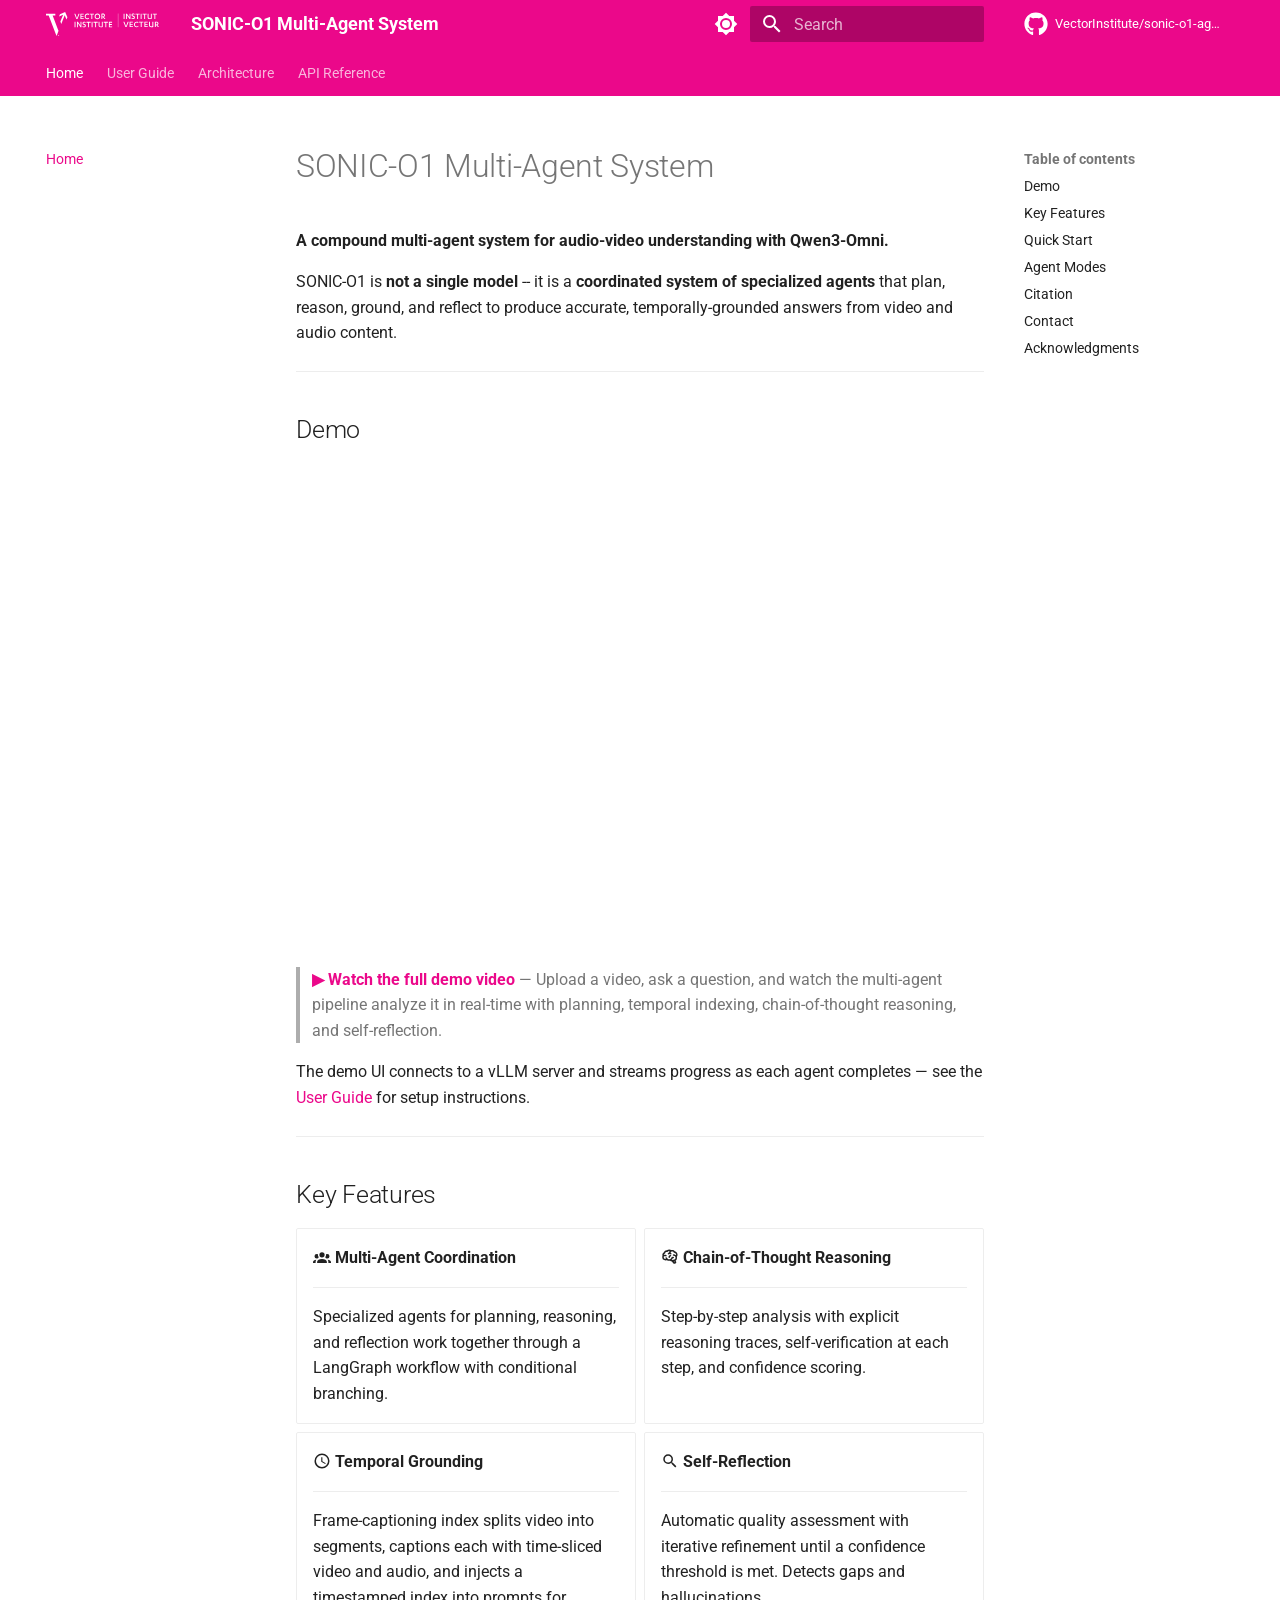
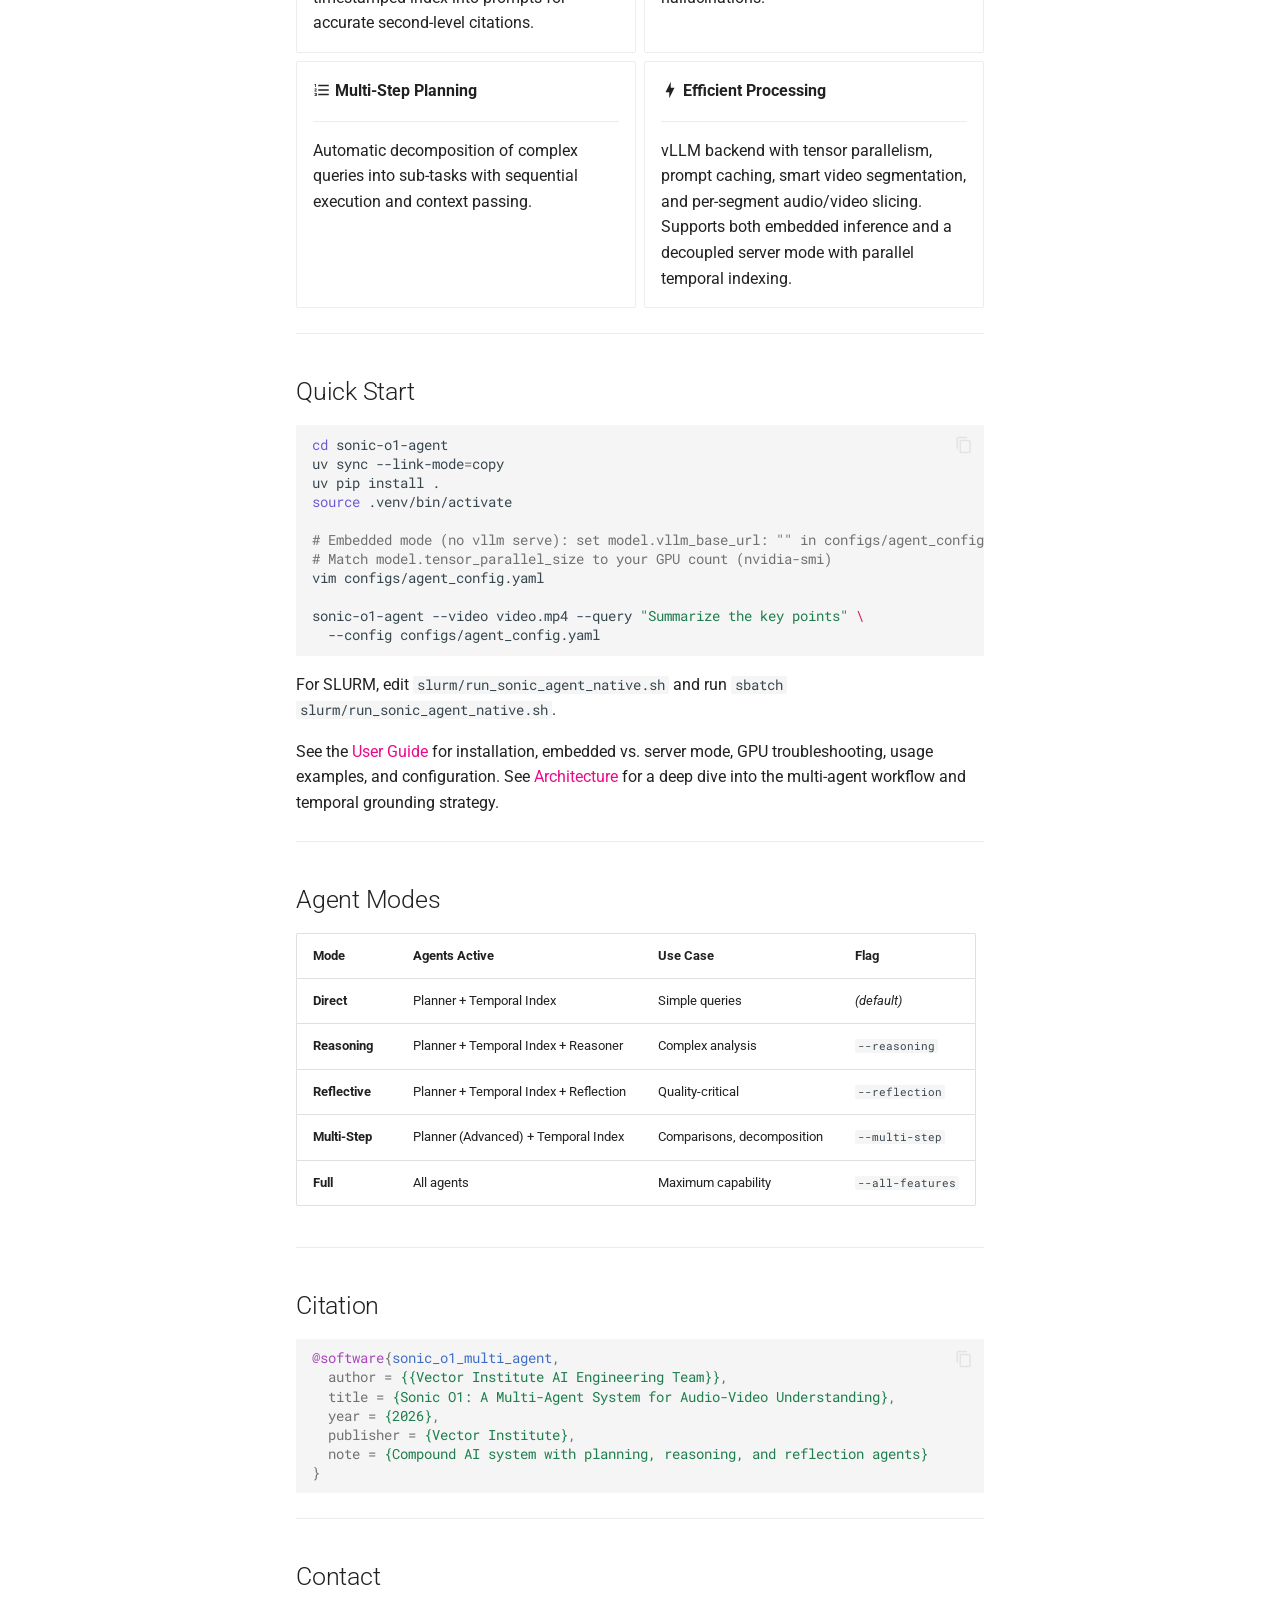
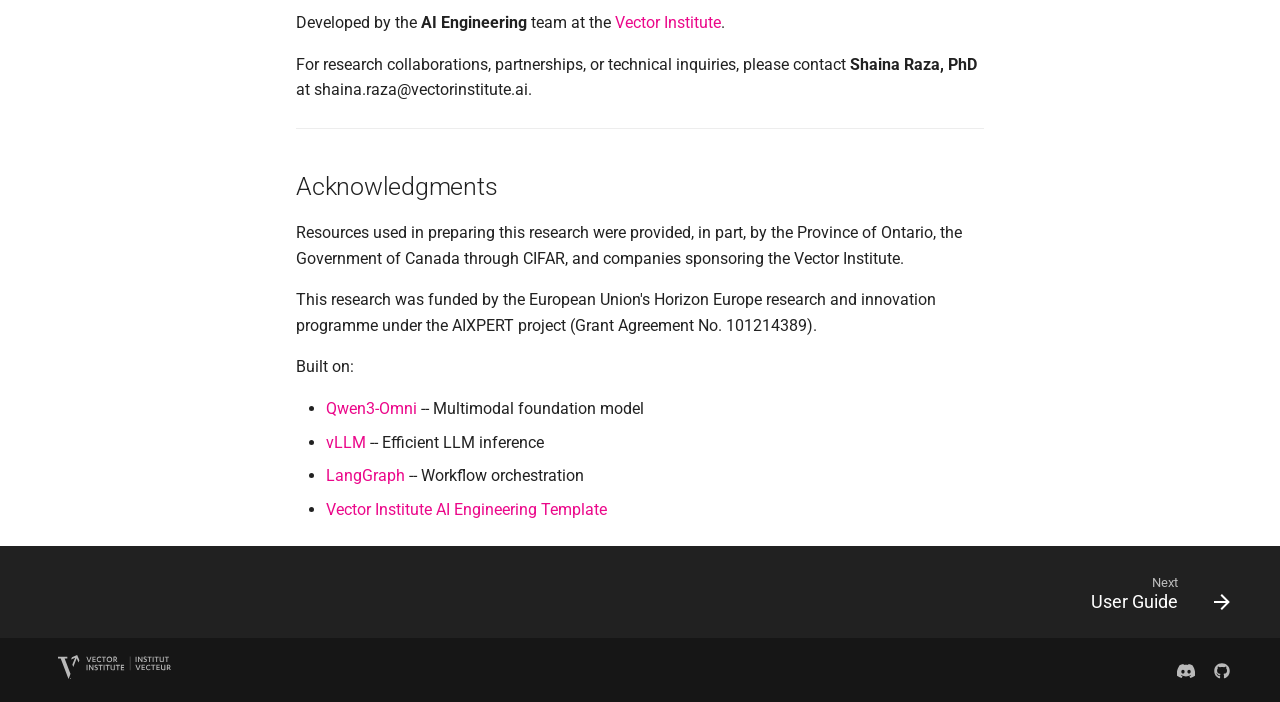
<file: index.html>
<!doctype html>
<html lang="en" class="no-js">
  <head>
    
      <meta charset="utf-8">
      <meta name="viewport" content="width=device-width,initial-scale=1">
      
      
      
      
      
        <link rel="next" href="user_guide/">
      
      
        
      
      
      <link rel="icon" href="assets/favicon-48x48.svg">
      <meta name="generator" content="mkdocs-1.6.1, mkdocs-material-9.7.6">
    
    
      
        <title>SONIC-O1 Multi-Agent System</title>
      
    
    
      <link rel="stylesheet" href="assets/stylesheets/main.484c7ddc.min.css">
      
        
        <link rel="stylesheet" href="assets/stylesheets/palette.ab4e12ef.min.css">
      
      


    
    
      
    
    
      
        
        
        <link rel="preconnect" href="https://fonts.gstatic.com" crossorigin>
        <link rel="stylesheet" href="https://fonts.googleapis.com/css?family=Roboto:300,300i,400,400i,700,700i%7CRoboto+Mono:400,400i,700,700i&display=fallback">
        <style>:root{--md-text-font:"Roboto";--md-code-font:"Roboto Mono"}</style>
      
    
    
      <link rel="stylesheet" href="assets/_mkdocstrings.css">
    
      <link rel="stylesheet" href="stylesheets/extra.css">
    
    <script>__md_scope=new URL(".",location),__md_hash=e=>[...e].reduce(((e,_)=>(e<<5)-e+_.charCodeAt(0)),0),__md_get=(e,_=localStorage,t=__md_scope)=>JSON.parse(_.getItem(t.pathname+"."+e)),__md_set=(e,_,t=localStorage,a=__md_scope)=>{try{t.setItem(a.pathname+"."+e,JSON.stringify(_))}catch(e){}}</script>
    
      

    
    
  </head>
  
  
    
    
      
    
    
    
    
    <body dir="ltr" data-md-color-scheme="default" data-md-color-primary="vector" data-md-color-accent="vector-teal">
  
    
    <input class="md-toggle" data-md-toggle="drawer" type="checkbox" id="__drawer" autocomplete="off">
    <input class="md-toggle" data-md-toggle="search" type="checkbox" id="__search" autocomplete="off">
    <label class="md-overlay" for="__drawer"></label>
    <div data-md-component="skip">
      
        
        <a href="#sonic-o1-multi-agent-system" class="md-skip">
          Skip to content
        </a>
      
    </div>
    <div data-md-component="announce">
      
    </div>
    
    
      

<header class="md-header" data-md-component="header">
  <nav class="md-header__inner md-grid" aria-label="Header">
    <a href="." title="SONIC-O1 Multi-Agent System" class="md-header__button md-logo" aria-label="SONIC-O1 Multi-Agent System" data-md-component="logo">
      
<img src="assets/vector-logo.svg" alt="logo">

    </a>
    <label class="md-header__button md-icon" for="__drawer">
      
      <svg xmlns="http://www.w3.org/2000/svg" viewBox="0 0 24 24"><path d="M3 6h18v2H3zm0 5h18v2H3zm0 5h18v2H3z"/></svg>
    </label>
    <div class="md-header__title" data-md-component="header-title">
      <div class="md-header__ellipsis">
        <div class="md-header__topic">
          <span class="md-ellipsis">
            SONIC-O1 Multi-Agent System
          </span>
        </div>
        <div class="md-header__topic" data-md-component="header-topic">
          <span class="md-ellipsis">
            
              Home
            
          </span>
        </div>
      </div>
    </div>
    
      
        <form class="md-header__option" data-md-component="palette">
  
    
    
    
    <input class="md-option" data-md-color-media="(prefers-color-scheme: light)" data-md-color-scheme="default" data-md-color-primary="vector" data-md-color-accent="vector-teal"  aria-label="Switch to dark mode"  type="radio" name="__palette" id="__palette_0">
    
      <label class="md-header__button md-icon" title="Switch to dark mode" for="__palette_1" hidden>
        <svg xmlns="http://www.w3.org/2000/svg" viewBox="0 0 24 24"><path d="M12 8a4 4 0 0 0-4 4 4 4 0 0 0 4 4 4 4 0 0 0 4-4 4 4 0 0 0-4-4m0 10a6 6 0 0 1-6-6 6 6 0 0 1 6-6 6 6 0 0 1 6 6 6 6 0 0 1-6 6m8-9.31V4h-4.69L12 .69 8.69 4H4v4.69L.69 12 4 15.31V20h4.69L12 23.31 15.31 20H20v-4.69L23.31 12z"/></svg>
      </label>
    
  
    
    
    
    <input class="md-option" data-md-color-media="(prefers-color-scheme: dark)" data-md-color-scheme="slate" data-md-color-primary="black" data-md-color-accent="vector-teal"  aria-label="Switch to light mode"  type="radio" name="__palette" id="__palette_1">
    
      <label class="md-header__button md-icon" title="Switch to light mode" for="__palette_0" hidden>
        <svg xmlns="http://www.w3.org/2000/svg" viewBox="0 0 24 24"><path d="M12 18c-.89 0-1.74-.2-2.5-.55C11.56 16.5 13 14.42 13 12s-1.44-4.5-3.5-5.45C10.26 6.2 11.11 6 12 6a6 6 0 0 1 6 6 6 6 0 0 1-6 6m8-9.31V4h-4.69L12 .69 8.69 4H4v4.69L.69 12 4 15.31V20h4.69L12 23.31 15.31 20H20v-4.69L23.31 12z"/></svg>
      </label>
    
  
</form>
      
    
    
      <script>var palette=__md_get("__palette");if(palette&&palette.color){if("(prefers-color-scheme)"===palette.color.media){var media=matchMedia("(prefers-color-scheme: light)"),input=document.querySelector(media.matches?"[data-md-color-media='(prefers-color-scheme: light)']":"[data-md-color-media='(prefers-color-scheme: dark)']");palette.color.media=input.getAttribute("data-md-color-media"),palette.color.scheme=input.getAttribute("data-md-color-scheme"),palette.color.primary=input.getAttribute("data-md-color-primary"),palette.color.accent=input.getAttribute("data-md-color-accent")}for(var[key,value]of Object.entries(palette.color))document.body.setAttribute("data-md-color-"+key,value)}</script>
    
    
    
      
      
        <label class="md-header__button md-icon" for="__search">
          
          <svg xmlns="http://www.w3.org/2000/svg" viewBox="0 0 24 24"><path d="M9.5 3A6.5 6.5 0 0 1 16 9.5c0 1.61-.59 3.09-1.56 4.23l.27.27h.79l5 5-1.5 1.5-5-5v-.79l-.27-.27A6.52 6.52 0 0 1 9.5 16 6.5 6.5 0 0 1 3 9.5 6.5 6.5 0 0 1 9.5 3m0 2C7 5 5 7 5 9.5S7 14 9.5 14 14 12 14 9.5 12 5 9.5 5"/></svg>
        </label>
        <div class="md-search" data-md-component="search" role="dialog">
  <label class="md-search__overlay" for="__search"></label>
  <div class="md-search__inner" role="search">
    <form class="md-search__form" name="search">
      <input type="text" class="md-search__input" name="query" aria-label="Search" placeholder="Search" autocapitalize="off" autocorrect="off" autocomplete="off" spellcheck="false" data-md-component="search-query" required>
      <label class="md-search__icon md-icon" for="__search">
        
        <svg xmlns="http://www.w3.org/2000/svg" viewBox="0 0 24 24"><path d="M9.5 3A6.5 6.5 0 0 1 16 9.5c0 1.61-.59 3.09-1.56 4.23l.27.27h.79l5 5-1.5 1.5-5-5v-.79l-.27-.27A6.52 6.52 0 0 1 9.5 16 6.5 6.5 0 0 1 3 9.5 6.5 6.5 0 0 1 9.5 3m0 2C7 5 5 7 5 9.5S7 14 9.5 14 14 12 14 9.5 12 5 9.5 5"/></svg>
        
        <svg xmlns="http://www.w3.org/2000/svg" viewBox="0 0 24 24"><path d="M20 11v2H8l5.5 5.5-1.42 1.42L4.16 12l7.92-7.92L13.5 5.5 8 11z"/></svg>
      </label>
      <nav class="md-search__options" aria-label="Search">
        
        <button type="reset" class="md-search__icon md-icon" title="Clear" aria-label="Clear" tabindex="-1">
          
          <svg xmlns="http://www.w3.org/2000/svg" viewBox="0 0 24 24"><path d="M19 6.41 17.59 5 12 10.59 6.41 5 5 6.41 10.59 12 5 17.59 6.41 19 12 13.41 17.59 19 19 17.59 13.41 12z"/></svg>
        </button>
      </nav>
      
        <div class="md-search__suggest" data-md-component="search-suggest"></div>
      
    </form>
    <div class="md-search__output">
      <div class="md-search__scrollwrap" tabindex="0" data-md-scrollfix>
        <div class="md-search-result" data-md-component="search-result">
          <div class="md-search-result__meta">
            Initializing search
          </div>
          <ol class="md-search-result__list" role="presentation"></ol>
        </div>
      </div>
    </div>
  </div>
</div>
      
    
    
      <div class="md-header__source">
        <a href="https://github.com/VectorInstitute/sonic-o1-agent" title="Go to repository" class="md-source" data-md-component="source">
  <div class="md-source__icon md-icon">
    
    <svg xmlns="http://www.w3.org/2000/svg" viewBox="0 0 512 512"><!--! Font Awesome Free 7.1.0 by @fontawesome - https://fontawesome.com License - https://fontawesome.com/license/free (Icons: CC BY 4.0, Fonts: SIL OFL 1.1, Code: MIT License) Copyright 2025 Fonticons, Inc.--><path d="M173.9 397.4c0 2-2.3 3.6-5.2 3.6-3.3.3-5.6-1.3-5.6-3.6 0-2 2.3-3.6 5.2-3.6 3-.3 5.6 1.3 5.6 3.6m-31.1-4.5c-.7 2 1.3 4.3 4.3 4.9 2.6 1 5.6 0 6.2-2s-1.3-4.3-4.3-5.2c-2.6-.7-5.5.3-6.2 2.3m44.2-1.7c-2.9.7-4.9 2.6-4.6 4.9.3 2 2.9 3.3 5.9 2.6 2.9-.7 4.9-2.6 4.6-4.6-.3-1.9-3-3.2-5.9-2.9M252.8 8C114.1 8 8 113.3 8 252c0 110.9 69.8 205.8 169.5 239.2 12.8 2.3 17.3-5.6 17.3-12.1 0-6.2-.3-40.4-.3-61.4 0 0-70 15-84.7-29.8 0 0-11.4-29.1-27.8-36.6 0 0-22.9-15.7 1.6-15.4 0 0 24.9 2 38.6 25.8 21.9 38.6 58.6 27.5 72.9 20.9 2.3-16 8.8-27.1 16-33.7-55.9-6.2-112.3-14.3-112.3-110.5 0-27.5 7.6-41.3 23.6-58.9-2.6-6.5-11.1-33.3 2.6-67.9 20.9-6.5 69 27 69 27 20-5.6 41.5-8.5 62.8-8.5s42.8 2.9 62.8 8.5c0 0 48.1-33.6 69-27 13.7 34.7 5.2 61.4 2.6 67.9 16 17.7 25.8 31.5 25.8 58.9 0 96.5-58.9 104.2-114.8 110.5 9.2 7.9 17 22.9 17 46.4 0 33.7-.3 75.4-.3 83.6 0 6.5 4.6 14.4 17.3 12.1C436.2 457.8 504 362.9 504 252 504 113.3 391.5 8 252.8 8M105.2 352.9c-1.3 1-1 3.3.7 5.2 1.6 1.6 3.9 2.3 5.2 1 1.3-1 1-3.3-.7-5.2-1.6-1.6-3.9-2.3-5.2-1m-10.8-8.1c-.7 1.3.3 2.9 2.3 3.9 1.6 1 3.6.7 4.3-.7.7-1.3-.3-2.9-2.3-3.9-2-.6-3.6-.3-4.3.7m32.4 35.6c-1.6 1.3-1 4.3 1.3 6.2 2.3 2.3 5.2 2.6 6.5 1 1.3-1.3.7-4.3-1.3-6.2-2.2-2.3-5.2-2.6-6.5-1m-11.4-14.7c-1.6 1-1.6 3.6 0 5.9s4.3 3.3 5.6 2.3c1.6-1.3 1.6-3.9 0-6.2-1.4-2.3-4-3.3-5.6-2"/></svg>
  </div>
  <div class="md-source__repository">
    VectorInstitute/sonic-o1-agent
  </div>
</a>
      </div>
    
  </nav>
  
</header>
    
    <div class="md-container" data-md-component="container">
      
      
        
          
            
<nav class="md-tabs" aria-label="Tabs" data-md-component="tabs">
  <div class="md-grid">
    <ul class="md-tabs__list">
      
        
  
  
  
    
  
  
    <li class="md-tabs__item md-tabs__item--active">
      <a href="." class="md-tabs__link">
        
  
  
    
  
  Home

      </a>
    </li>
  

      
        
  
  
  
  
    <li class="md-tabs__item">
      <a href="user_guide/" class="md-tabs__link">
        
  
  
    
  
  User Guide

      </a>
    </li>
  

      
        
  
  
  
  
    <li class="md-tabs__item">
      <a href="architecture/" class="md-tabs__link">
        
  
  
    
  
  Architecture

      </a>
    </li>
  

      
        
  
  
  
  
    <li class="md-tabs__item">
      <a href="api/" class="md-tabs__link">
        
  
  
    
  
  API Reference

      </a>
    </li>
  

      
    </ul>
  </div>
</nav>
          
        
      
      <main class="md-main" data-md-component="main">
        <div class="md-main__inner md-grid">
          
            
              
              <div class="md-sidebar md-sidebar--primary" data-md-component="sidebar" data-md-type="navigation" >
                <div class="md-sidebar__scrollwrap">
                  <div class="md-sidebar__inner">
                    


  


<nav class="md-nav md-nav--primary md-nav--lifted" aria-label="Navigation" data-md-level="0">
  <label class="md-nav__title" for="__drawer">
    <a href="." title="SONIC-O1 Multi-Agent System" class="md-nav__button md-logo" aria-label="SONIC-O1 Multi-Agent System" data-md-component="logo">
      
<img src="assets/vector-logo.svg" alt="logo">

    </a>
    SONIC-O1 Multi-Agent System
  </label>
  
    <div class="md-nav__source">
      <a href="https://github.com/VectorInstitute/sonic-o1-agent" title="Go to repository" class="md-source" data-md-component="source">
  <div class="md-source__icon md-icon">
    
    <svg xmlns="http://www.w3.org/2000/svg" viewBox="0 0 512 512"><!--! Font Awesome Free 7.1.0 by @fontawesome - https://fontawesome.com License - https://fontawesome.com/license/free (Icons: CC BY 4.0, Fonts: SIL OFL 1.1, Code: MIT License) Copyright 2025 Fonticons, Inc.--><path d="M173.9 397.4c0 2-2.3 3.6-5.2 3.6-3.3.3-5.6-1.3-5.6-3.6 0-2 2.3-3.6 5.2-3.6 3-.3 5.6 1.3 5.6 3.6m-31.1-4.5c-.7 2 1.3 4.3 4.3 4.9 2.6 1 5.6 0 6.2-2s-1.3-4.3-4.3-5.2c-2.6-.7-5.5.3-6.2 2.3m44.2-1.7c-2.9.7-4.9 2.6-4.6 4.9.3 2 2.9 3.3 5.9 2.6 2.9-.7 4.9-2.6 4.6-4.6-.3-1.9-3-3.2-5.9-2.9M252.8 8C114.1 8 8 113.3 8 252c0 110.9 69.8 205.8 169.5 239.2 12.8 2.3 17.3-5.6 17.3-12.1 0-6.2-.3-40.4-.3-61.4 0 0-70 15-84.7-29.8 0 0-11.4-29.1-27.8-36.6 0 0-22.9-15.7 1.6-15.4 0 0 24.9 2 38.6 25.8 21.9 38.6 58.6 27.5 72.9 20.9 2.3-16 8.8-27.1 16-33.7-55.9-6.2-112.3-14.3-112.3-110.5 0-27.5 7.6-41.3 23.6-58.9-2.6-6.5-11.1-33.3 2.6-67.9 20.9-6.5 69 27 69 27 20-5.6 41.5-8.5 62.8-8.5s42.8 2.9 62.8 8.5c0 0 48.1-33.6 69-27 13.7 34.7 5.2 61.4 2.6 67.9 16 17.7 25.8 31.5 25.8 58.9 0 96.5-58.9 104.2-114.8 110.5 9.2 7.9 17 22.9 17 46.4 0 33.7-.3 75.4-.3 83.6 0 6.5 4.6 14.4 17.3 12.1C436.2 457.8 504 362.9 504 252 504 113.3 391.5 8 252.8 8M105.2 352.9c-1.3 1-1 3.3.7 5.2 1.6 1.6 3.9 2.3 5.2 1 1.3-1 1-3.3-.7-5.2-1.6-1.6-3.9-2.3-5.2-1m-10.8-8.1c-.7 1.3.3 2.9 2.3 3.9 1.6 1 3.6.7 4.3-.7.7-1.3-.3-2.9-2.3-3.9-2-.6-3.6-.3-4.3.7m32.4 35.6c-1.6 1.3-1 4.3 1.3 6.2 2.3 2.3 5.2 2.6 6.5 1 1.3-1.3.7-4.3-1.3-6.2-2.2-2.3-5.2-2.6-6.5-1m-11.4-14.7c-1.6 1-1.6 3.6 0 5.9s4.3 3.3 5.6 2.3c1.6-1.3 1.6-3.9 0-6.2-1.4-2.3-4-3.3-5.6-2"/></svg>
  </div>
  <div class="md-source__repository">
    VectorInstitute/sonic-o1-agent
  </div>
</a>
    </div>
  
  <ul class="md-nav__list" data-md-scrollfix>
    
      
      
  
  
    
  
  
  
    <li class="md-nav__item md-nav__item--active">
      
      <input class="md-nav__toggle md-toggle" type="checkbox" id="__toc">
      
      
        
      
      
        <label class="md-nav__link md-nav__link--active" for="__toc">
          
  
  
  <span class="md-ellipsis">
    
  
    Home
  

    
  </span>
  
  

          <span class="md-nav__icon md-icon"></span>
        </label>
      
      <a href="." class="md-nav__link md-nav__link--active">
        
  
  
  <span class="md-ellipsis">
    
  
    Home
  

    
  </span>
  
  

      </a>
      
        

<nav class="md-nav md-nav--secondary" aria-label="Table of contents">
  
  
  
    
  
  
    <label class="md-nav__title" for="__toc">
      <span class="md-nav__icon md-icon"></span>
      Table of contents
    </label>
    <ul class="md-nav__list" data-md-component="toc" data-md-scrollfix>
      
        <li class="md-nav__item">
  <a href="#demo" class="md-nav__link">
    <span class="md-ellipsis">
      
        Demo
      
    </span>
  </a>
  
</li>
      
        <li class="md-nav__item">
  <a href="#key-features" class="md-nav__link">
    <span class="md-ellipsis">
      
        Key Features
      
    </span>
  </a>
  
</li>
      
        <li class="md-nav__item">
  <a href="#quick-start" class="md-nav__link">
    <span class="md-ellipsis">
      
        Quick Start
      
    </span>
  </a>
  
</li>
      
        <li class="md-nav__item">
  <a href="#agent-modes" class="md-nav__link">
    <span class="md-ellipsis">
      
        Agent Modes
      
    </span>
  </a>
  
</li>
      
        <li class="md-nav__item">
  <a href="#citation" class="md-nav__link">
    <span class="md-ellipsis">
      
        Citation
      
    </span>
  </a>
  
</li>
      
        <li class="md-nav__item">
  <a href="#contact" class="md-nav__link">
    <span class="md-ellipsis">
      
        Contact
      
    </span>
  </a>
  
</li>
      
        <li class="md-nav__item">
  <a href="#acknowledgments" class="md-nav__link">
    <span class="md-ellipsis">
      
        Acknowledgments
      
    </span>
  </a>
  
</li>
      
    </ul>
  
</nav>
      
    </li>
  

    
      
      
  
  
  
  
    <li class="md-nav__item">
      <a href="user_guide/" class="md-nav__link">
        
  
  
  <span class="md-ellipsis">
    
  
    User Guide
  

    
  </span>
  
  

      </a>
    </li>
  

    
      
      
  
  
  
  
    <li class="md-nav__item">
      <a href="architecture/" class="md-nav__link">
        
  
  
  <span class="md-ellipsis">
    
  
    Architecture
  

    
  </span>
  
  

      </a>
    </li>
  

    
      
      
  
  
  
  
    <li class="md-nav__item">
      <a href="api/" class="md-nav__link">
        
  
  
  <span class="md-ellipsis">
    
  
    API Reference
  

    
  </span>
  
  

      </a>
    </li>
  

    
  </ul>
</nav>
                  </div>
                </div>
              </div>
            
            
              
              <div class="md-sidebar md-sidebar--secondary" data-md-component="sidebar" data-md-type="toc" >
                <div class="md-sidebar__scrollwrap">
                  <div class="md-sidebar__inner">
                    

<nav class="md-nav md-nav--secondary" aria-label="Table of contents">
  
  
  
    
  
  
    <label class="md-nav__title" for="__toc">
      <span class="md-nav__icon md-icon"></span>
      Table of contents
    </label>
    <ul class="md-nav__list" data-md-component="toc" data-md-scrollfix>
      
        <li class="md-nav__item">
  <a href="#demo" class="md-nav__link">
    <span class="md-ellipsis">
      
        Demo
      
    </span>
  </a>
  
</li>
      
        <li class="md-nav__item">
  <a href="#key-features" class="md-nav__link">
    <span class="md-ellipsis">
      
        Key Features
      
    </span>
  </a>
  
</li>
      
        <li class="md-nav__item">
  <a href="#quick-start" class="md-nav__link">
    <span class="md-ellipsis">
      
        Quick Start
      
    </span>
  </a>
  
</li>
      
        <li class="md-nav__item">
  <a href="#agent-modes" class="md-nav__link">
    <span class="md-ellipsis">
      
        Agent Modes
      
    </span>
  </a>
  
</li>
      
        <li class="md-nav__item">
  <a href="#citation" class="md-nav__link">
    <span class="md-ellipsis">
      
        Citation
      
    </span>
  </a>
  
</li>
      
        <li class="md-nav__item">
  <a href="#contact" class="md-nav__link">
    <span class="md-ellipsis">
      
        Contact
      
    </span>
  </a>
  
</li>
      
        <li class="md-nav__item">
  <a href="#acknowledgments" class="md-nav__link">
    <span class="md-ellipsis">
      
        Acknowledgments
      
    </span>
  </a>
  
</li>
      
    </ul>
  
</nav>
                  </div>
                </div>
              </div>
            
          
          
            <div class="md-content" data-md-component="content">
              
              <article class="md-content__inner md-typeset">
                
                  


  
  


<h1 id="sonic-o1-multi-agent-system">SONIC-O1 Multi-Agent System<a class="headerlink" href="#sonic-o1-multi-agent-system" title="Permanent link">&para;</a></h1>
<p><strong>A compound multi-agent system for audio-video understanding with Qwen3-Omni.</strong></p>
<p>SONIC-O1 is <strong>not a single model</strong> -- it is a <strong>coordinated system of specialized agents</strong>
that plan, reason, ground, and reflect to produce accurate, temporally-grounded answers
from video and audio content.</p>
<hr />
<h2 id="demo">Demo<a class="headerlink" href="#demo" title="Permanent link">&para;</a></h2>
<iframe src="https://drive.google.com/file/d/1e1qv4JCKqeDc7UdZTIx1-c39zqXNKWtr/preview" width="100%" height="480" frameborder="0" allowfullscreen></iframe>

<blockquote>
<p><strong><a href="https://drive.google.com/file/d/1e1qv4JCKqeDc7UdZTIx1-c39zqXNKWtr/view?usp=sharing">▶ Watch the full demo video</a></strong> — Upload a video, ask a question, and watch the multi-agent pipeline analyze it in real-time with planning, temporal indexing, chain-of-thought reasoning, and self-reflection.</p>
</blockquote>
<p>The demo UI connects to a vLLM server and streams progress as each agent completes — see the <a href="user_guide/#demo-ui">User Guide</a> for setup instructions.</p>
<hr />
<h2 id="key-features">Key Features<a class="headerlink" href="#key-features" title="Permanent link">&para;</a></h2>
<div class="grid cards">
<ul>
<li>
<p><span class="twemoji"><svg xmlns="http://www.w3.org/2000/svg" viewBox="0 0 24 24"><path d="M12 5.5A3.5 3.5 0 0 1 15.5 9a3.5 3.5 0 0 1-3.5 3.5A3.5 3.5 0 0 1 8.5 9 3.5 3.5 0 0 1 12 5.5M5 8c.56 0 1.08.15 1.53.42-.15 1.43.27 2.85 1.13 3.96C7.16 13.34 6.16 14 5 14a3 3 0 0 1-3-3 3 3 0 0 1 3-3m14 0a3 3 0 0 1 3 3 3 3 0 0 1-3 3c-1.16 0-2.16-.66-2.66-1.62a5.54 5.54 0 0 0 1.13-3.96c.45-.27.97-.42 1.53-.42M5.5 18.25c0-2.07 2.91-3.75 6.5-3.75s6.5 1.68 6.5 3.75V20h-13zM0 20v-1.5c0-1.39 1.89-2.56 4.45-2.9-.59.68-.95 1.62-.95 2.65V20zm24 0h-3.5v-1.75c0-1.03-.36-1.97-.95-2.65 2.56.34 4.45 1.51 4.45 2.9z"/></svg></span> <strong>Multi-Agent Coordination</strong></p>
<hr />
<p>Specialized agents for planning, reasoning, and reflection work together
through a LangGraph workflow with conditional branching.</p>
</li>
<li>
<p><span class="twemoji"><svg xmlns="http://www.w3.org/2000/svg" viewBox="0 0 24 24"><path d="M21.33 12.91c.09 1.55-.62 3.04-1.89 3.95l.77 1.49c.23.45.26.98.06 1.45-.19.47-.58.84-1.06 1l-.79.25a1.687 1.687 0 0 1-1.86-.55L14.44 18c-.89-.15-1.73-.53-2.44-1.1-.5.15-1 .23-1.5.23-.88 0-1.76-.27-2.5-.79-.53.16-1.07.23-1.62.22-.79.01-1.57-.15-2.3-.45a4.1 4.1 0 0 1-2.43-3.61c-.08-.72.04-1.45.35-2.11-.29-.75-.32-1.57-.07-2.33C2.3 7.11 3 6.32 3.87 5.82c.58-1.69 2.21-2.82 4-2.7 1.6-1.5 4.05-1.66 5.83-.37.42-.11.86-.17 1.3-.17 1.36-.03 2.65.57 3.5 1.64 2.04.53 3.5 2.35 3.58 4.47.05 1.11-.25 2.2-.86 3.13.07.36.11.72.11 1.09m-5-1.41c.57.07 1.02.5 1.02 1.07a1 1 0 0 1-1 1h-.63c-.32.9-.88 1.69-1.62 2.29.25.09.51.14.77.21 5.13-.07 4.53-3.2 4.53-3.25a2.59 2.59 0 0 0-2.69-2.49 1 1 0 0 1-1-1 1 1 0 0 1 1-1c1.23.03 2.41.49 3.33 1.3.05-.29.08-.59.08-.89-.06-1.24-.62-2.32-2.87-2.53-1.25-2.96-4.4-1.32-4.4-.4-.03.23.21.72.25.75a1 1 0 0 1 1 1c0 .55-.45 1-1 1-.53-.02-1.03-.22-1.43-.56-.48.31-1.03.5-1.6.56-.57.05-1.04-.35-1.07-.9a.97.97 0 0 1 .88-1.1c.16-.02.94-.14.94-.77 0-.66.25-1.29.68-1.79-.92-.25-1.91.08-2.91 1.29C6.75 5 6 5.25 5.45 7.2 4.5 7.67 4 8 3.78 9c1.08-.22 2.19-.13 3.22.25.5.19.78.75.59 1.29-.19.52-.77.78-1.29.59-.73-.32-1.55-.34-2.3-.06-.32.27-.32.83-.32 1.27 0 .74.37 1.43 1 1.83.53.27 1.12.41 1.71.4q-.225-.39-.39-.81a1.038 1.038 0 0 1 1.96-.68c.4 1.14 1.42 1.92 2.62 2.05 1.37-.07 2.59-.88 3.19-2.13.23-1.38 1.34-1.5 2.56-1.5m2 7.47-.62-1.3-.71.16 1 1.25zm-4.65-8.61a1 1 0 0 0-.91-1.03c-.71-.04-1.4.2-1.93.67-.57.58-.87 1.38-.84 2.19a1 1 0 0 0 1 1c.57 0 1-.45 1-1 0-.27.07-.54.23-.76.12-.1.27-.15.43-.15.55.03 1.02-.38 1.02-.92"/></svg></span> <strong>Chain-of-Thought Reasoning</strong></p>
<hr />
<p>Step-by-step analysis with explicit reasoning traces, self-verification
at each step, and confidence scoring.</p>
</li>
<li>
<p><span class="twemoji"><svg xmlns="http://www.w3.org/2000/svg" viewBox="0 0 24 24"><path d="M12 20a8 8 0 0 0 8-8 8 8 0 0 0-8-8 8 8 0 0 0-8 8 8 8 0 0 0 8 8m0-18a10 10 0 0 1 10 10 10 10 0 0 1-10 10C6.47 22 2 17.5 2 12A10 10 0 0 1 12 2m.5 5v5.25l4.5 2.67-.75 1.23L11 13V7z"/></svg></span> <strong>Temporal Grounding</strong></p>
<hr />
<p>Frame-captioning index splits video into segments, captions each with
time-sliced video and audio, and injects a timestamped index into
prompts for accurate second-level citations.</p>
</li>
<li>
<p><span class="twemoji"><svg xmlns="http://www.w3.org/2000/svg" viewBox="0 0 24 24"><path d="M9.5 3A6.5 6.5 0 0 1 16 9.5c0 1.61-.59 3.09-1.56 4.23l.27.27h.79l5 5-1.5 1.5-5-5v-.79l-.27-.27A6.52 6.52 0 0 1 9.5 16 6.5 6.5 0 0 1 3 9.5 6.5 6.5 0 0 1 9.5 3m0 2C7 5 5 7 5 9.5S7 14 9.5 14 14 12 14 9.5 12 5 9.5 5"/></svg></span> <strong>Self-Reflection</strong></p>
<hr />
<p>Automatic quality assessment with iterative refinement until a
confidence threshold is met. Detects gaps and hallucinations.</p>
</li>
<li>
<p><span class="twemoji"><svg xmlns="http://www.w3.org/2000/svg" viewBox="0 0 24 24"><path d="M7 13v-2h14v2zm0 6v-2h14v2zM7 7V5h14v2zM3 8V5H2V4h2v4zm-1 9v-1h3v4H2v-1h2v-.5H3v-1h1V17zm2.25-7a.75.75 0 0 1 .75.75c0 .2-.08.39-.21.52L3.12 13H5v1H2v-.92L4 11H2v-1z"/></svg></span> <strong>Multi-Step Planning</strong></p>
<hr />
<p>Automatic decomposition of complex queries into sub-tasks with
sequential execution and context passing.</p>
</li>
<li>
<p><span class="twemoji"><svg xmlns="http://www.w3.org/2000/svg" viewBox="0 0 24 24"><path d="M11 15H6l7-14v8h5l-7 14z"/></svg></span> <strong>Efficient Processing</strong></p>
<hr />
<p>vLLM backend with tensor parallelism, prompt caching, smart video
segmentation, and per-segment audio/video slicing. Supports both
embedded inference and a decoupled server mode with parallel
temporal indexing.</p>
</li>
</ul>
</div>
<hr />
<h2 id="quick-start">Quick Start<a class="headerlink" href="#quick-start" title="Permanent link">&para;</a></h2>
<div class="language-bash highlight"><pre><span></span><code><span id="__span-0-1"><a id="__codelineno-0-1" name="__codelineno-0-1" href="#__codelineno-0-1"></a><span class="nb">cd</span><span class="w"> </span>sonic-o1-agent
</span><span id="__span-0-2"><a id="__codelineno-0-2" name="__codelineno-0-2" href="#__codelineno-0-2"></a>uv<span class="w"> </span>sync<span class="w"> </span>--link-mode<span class="o">=</span>copy
</span><span id="__span-0-3"><a id="__codelineno-0-3" name="__codelineno-0-3" href="#__codelineno-0-3"></a>uv<span class="w"> </span>pip<span class="w"> </span>install<span class="w"> </span>.
</span><span id="__span-0-4"><a id="__codelineno-0-4" name="__codelineno-0-4" href="#__codelineno-0-4"></a><span class="nb">source</span><span class="w"> </span>.venv/bin/activate
</span><span id="__span-0-5"><a id="__codelineno-0-5" name="__codelineno-0-5" href="#__codelineno-0-5"></a>
</span><span id="__span-0-6"><a id="__codelineno-0-6" name="__codelineno-0-6" href="#__codelineno-0-6"></a><span class="c1"># Embedded mode (no vllm serve): set model.vllm_base_url: &quot;&quot; in configs/agent_config.yaml</span>
</span><span id="__span-0-7"><a id="__codelineno-0-7" name="__codelineno-0-7" href="#__codelineno-0-7"></a><span class="c1"># Match model.tensor_parallel_size to your GPU count (nvidia-smi)</span>
</span><span id="__span-0-8"><a id="__codelineno-0-8" name="__codelineno-0-8" href="#__codelineno-0-8"></a>vim<span class="w"> </span>configs/agent_config.yaml
</span><span id="__span-0-9"><a id="__codelineno-0-9" name="__codelineno-0-9" href="#__codelineno-0-9"></a>
</span><span id="__span-0-10"><a id="__codelineno-0-10" name="__codelineno-0-10" href="#__codelineno-0-10"></a>sonic-o1-agent<span class="w"> </span>--video<span class="w"> </span>video.mp4<span class="w"> </span>--query<span class="w"> </span><span class="s2">&quot;Summarize the key points&quot;</span><span class="w"> </span><span class="se">\</span>
</span><span id="__span-0-11"><a id="__codelineno-0-11" name="__codelineno-0-11" href="#__codelineno-0-11"></a><span class="w">  </span>--config<span class="w"> </span>configs/agent_config.yaml
</span></code></pre></div>
<p>For SLURM, edit <code>slurm/run_sonic_agent_native.sh</code> and run <code>sbatch slurm/run_sonic_agent_native.sh</code>.</p>
<p>See the <a href="user_guide/">User Guide</a> for installation, embedded vs. server mode,
GPU troubleshooting, usage examples, and configuration. See <a href="architecture/">Architecture</a>
for a deep dive into the multi-agent workflow and temporal grounding strategy.</p>
<hr />
<h2 id="agent-modes">Agent Modes<a class="headerlink" href="#agent-modes" title="Permanent link">&para;</a></h2>
<table>
<thead>
<tr>
<th>Mode</th>
<th>Agents Active</th>
<th>Use Case</th>
<th>Flag</th>
</tr>
</thead>
<tbody>
<tr>
<td><strong>Direct</strong></td>
<td>Planner + Temporal Index</td>
<td>Simple queries</td>
<td><em>(default)</em></td>
</tr>
<tr>
<td><strong>Reasoning</strong></td>
<td>Planner + Temporal Index + Reasoner</td>
<td>Complex analysis</td>
<td><code>--reasoning</code></td>
</tr>
<tr>
<td><strong>Reflective</strong></td>
<td>Planner + Temporal Index + Reflection</td>
<td>Quality-critical</td>
<td><code>--reflection</code></td>
</tr>
<tr>
<td><strong>Multi-Step</strong></td>
<td>Planner (Advanced) + Temporal Index</td>
<td>Comparisons, decomposition</td>
<td><code>--multi-step</code></td>
</tr>
<tr>
<td><strong>Full</strong></td>
<td>All agents</td>
<td>Maximum capability</td>
<td><code>--all-features</code></td>
</tr>
</tbody>
</table>
<hr />
<h2 id="citation">Citation<a class="headerlink" href="#citation" title="Permanent link">&para;</a></h2>
<div class="language-bibtex highlight"><pre><span></span><code><span id="__span-1-1"><a id="__codelineno-1-1" name="__codelineno-1-1" href="#__codelineno-1-1"></a><span class="nc">@software</span><span class="p">{</span><span class="nl">sonic_o1_multi_agent</span><span class="p">,</span>
</span><span id="__span-1-2"><a id="__codelineno-1-2" name="__codelineno-1-2" href="#__codelineno-1-2"></a><span class="w">  </span><span class="na">author</span><span class="w"> </span><span class="p">=</span><span class="w"> </span><span class="s">{{Vector Institute AI Engineering Team}}</span><span class="p">,</span>
</span><span id="__span-1-3"><a id="__codelineno-1-3" name="__codelineno-1-3" href="#__codelineno-1-3"></a><span class="w">  </span><span class="na">title</span><span class="w"> </span><span class="p">=</span><span class="w"> </span><span class="s">{Sonic O1: A Multi-Agent System for Audio-Video Understanding}</span><span class="p">,</span>
</span><span id="__span-1-4"><a id="__codelineno-1-4" name="__codelineno-1-4" href="#__codelineno-1-4"></a><span class="w">  </span><span class="na">year</span><span class="w"> </span><span class="p">=</span><span class="w"> </span><span class="s">{2026}</span><span class="p">,</span>
</span><span id="__span-1-5"><a id="__codelineno-1-5" name="__codelineno-1-5" href="#__codelineno-1-5"></a><span class="w">  </span><span class="na">publisher</span><span class="w"> </span><span class="p">=</span><span class="w"> </span><span class="s">{Vector Institute}</span><span class="p">,</span>
</span><span id="__span-1-6"><a id="__codelineno-1-6" name="__codelineno-1-6" href="#__codelineno-1-6"></a><span class="w">  </span><span class="na">note</span><span class="w"> </span><span class="p">=</span><span class="w"> </span><span class="s">{Compound AI system with planning, reasoning, and reflection agents}</span>
</span><span id="__span-1-7"><a id="__codelineno-1-7" name="__codelineno-1-7" href="#__codelineno-1-7"></a><span class="p">}</span>
</span></code></pre></div>
<hr />
<h2 id="contact">Contact<a class="headerlink" href="#contact" title="Permanent link">&para;</a></h2>
<p>Developed by the <strong>AI Engineering</strong> team at the <a href="https://vectorinstitute.ai">Vector Institute</a>.</p>
<p>For research collaborations, partnerships, or technical inquiries, please contact <strong>Shaina Raza, PhD</strong> at shaina.raza@vectorinstitute.ai.</p>
<hr />
<h2 id="acknowledgments">Acknowledgments<a class="headerlink" href="#acknowledgments" title="Permanent link">&para;</a></h2>
<p>Resources used in preparing this research were provided, in part, by the Province
of Ontario, the Government of Canada through CIFAR, and companies sponsoring the
Vector Institute.</p>
<p>This research was funded by the European Union's Horizon Europe research and
innovation programme under the AIXPERT project (Grant Agreement No. 101214389).</p>
<p>Built on:</p>
<ul>
<li><a href="https://github.com/QwenLM/Qwen3-Omni">Qwen3-Omni</a> -- Multimodal foundation model</li>
<li><a href="https://github.com/vllm-project/vllm">vLLM</a> -- Efficient LLM inference</li>
<li><a href="https://github.com/langchain-ai/langgraph">LangGraph</a> -- Workflow orchestration</li>
<li><a href="https://github.com/VectorInstitute/aieng-template-uv">Vector Institute AI Engineering Template</a></li>
</ul>












                
              </article>
            </div>
          
          
<script>var target=document.getElementById(location.hash.slice(1));target&&target.name&&(target.checked=target.name.startsWith("__tabbed_"))</script>
        </div>
        
          <button type="button" class="md-top md-icon" data-md-component="top" hidden>
  
  <svg xmlns="http://www.w3.org/2000/svg" viewBox="0 0 24 24"><path d="M13 20h-2V8l-5.5 5.5-1.42-1.42L12 4.16l7.92 7.92-1.42 1.42L13 8z"/></svg>
  Back to top
</button>
        
      </main>
      
        <footer class="md-footer">
  
    
      
      <nav class="md-footer__inner md-grid" aria-label="Footer" >
        
        
          
          <a href="user_guide/" class="md-footer__link md-footer__link--next" aria-label="Next: User Guide">
            <div class="md-footer__title">
              <span class="md-footer__direction">
                Next
              </span>
              <div class="md-ellipsis">
                User Guide
              </div>
            </div>
            <div class="md-footer__button md-icon">
              
              <svg xmlns="http://www.w3.org/2000/svg" viewBox="0 0 24 24"><path d="M4 11v2h12l-5.5 5.5 1.42 1.42L19.84 12l-7.92-7.92L10.5 5.5 16 11z"/></svg>
            </div>
          </a>
        
      </nav>
    
  
  <div class="md-footer-meta md-typeset">
    <div class="md-footer-meta__inner md-grid">
      <div class="md-copyright">
  <div class="md-footer-vector">
    <a href="https://vectorinstitute.ai" target="_blank" rel="noopener">
      <img
        src="assets/vector-logo.svg"
        alt="Vector Institute Logo"
        height="24"
      />
    </a>
  </div>
   
</div>
      
        
<div class="md-social">
  
    
    
    
    
    <a href="404.html" target="_blank" rel="noopener" title="" class="md-social__link">
      <svg xmlns="http://www.w3.org/2000/svg" viewBox="0 0 576 512"><!--! Font Awesome Free 7.1.0 by @fontawesome - https://fontawesome.com License - https://fontawesome.com/license/free (Icons: CC BY 4.0, Fonts: SIL OFL 1.1, Code: MIT License) Copyright 2025 Fonticons, Inc.--><path d="M492.5 69.8c-.2-.3-.4-.6-.8-.7-38.1-17.5-78.4-30-119.7-37.1-.4-.1-.8 0-1.1.1s-.6.4-.8.8c-5.5 9.9-10.5 20.2-14.9 30.6-44.6-6.8-89.9-6.8-134.4 0-4.5-10.5-9.5-20.7-15.1-30.6-.2-.3-.5-.6-.8-.8s-.7-.2-1.1-.2C162.5 39 122.2 51.5 84.1 69c-.3.1-.6.4-.8.7C7.1 183.5-13.8 294.6-3.6 404.2c0 .3.1.5.2.8s.3.4.5.6c44.4 32.9 94 58 146.8 74.2.4.1.8.1 1.1 0s.7-.4.9-.7c11.3-15.4 21.4-31.8 30-48.8.1-.2.2-.5.2-.8s0-.5-.1-.8-.2-.5-.4-.6-.4-.3-.7-.4c-15.8-6.1-31.2-13.4-45.9-21.9-.3-.2-.5-.4-.7-.6s-.3-.6-.3-.9 0-.6.2-.9.3-.5.6-.7c3.1-2.3 6.2-4.7 9.1-7.1.3-.2.6-.4.9-.4s.7 0 1 .1c96.2 43.9 200.4 43.9 295.5 0 .3-.1.7-.2 1-.2s.7.2.9.4c2.9 2.4 6 4.9 9.1 7.2.2.2.4.4.6.7s.2.6.2.9-.1.6-.3.9-.4.5-.6.6c-14.7 8.6-30 15.9-45.9 21.8-.2.1-.5.2-.7.4s-.3.4-.4.7-.1.5-.1.8.1.5.2.8c8.8 17 18.8 33.3 30 48.8.2.3.6.6.9.7s.8.1 1.1 0c52.9-16.2 102.6-41.3 147.1-74.2.2-.2.4-.4.5-.6s.2-.5.2-.8c12.3-126.8-20.5-236.9-86.9-334.5zm-302 267.7c-29 0-52.8-26.6-52.8-59.2s23.4-59.2 52.8-59.2c29.7 0 53.3 26.8 52.8 59.2 0 32.7-23.4 59.2-52.8 59.2m195.4 0c-29 0-52.8-26.6-52.8-59.2s23.4-59.2 52.8-59.2c29.7 0 53.3 26.8 52.8 59.2 0 32.7-23.2 59.2-52.8 59.2"/></svg>
    </a>
  
    
    
    
    
      
      
    
    <a href="https://github.com/VectorInstitute/sonic-o1-agent" target="_blank" rel="noopener" title="github.com" class="md-social__link">
      <svg xmlns="http://www.w3.org/2000/svg" viewBox="0 0 512 512"><!--! Font Awesome Free 7.1.0 by @fontawesome - https://fontawesome.com License - https://fontawesome.com/license/free (Icons: CC BY 4.0, Fonts: SIL OFL 1.1, Code: MIT License) Copyright 2025 Fonticons, Inc.--><path d="M173.9 397.4c0 2-2.3 3.6-5.2 3.6-3.3.3-5.6-1.3-5.6-3.6 0-2 2.3-3.6 5.2-3.6 3-.3 5.6 1.3 5.6 3.6m-31.1-4.5c-.7 2 1.3 4.3 4.3 4.9 2.6 1 5.6 0 6.2-2s-1.3-4.3-4.3-5.2c-2.6-.7-5.5.3-6.2 2.3m44.2-1.7c-2.9.7-4.9 2.6-4.6 4.9.3 2 2.9 3.3 5.9 2.6 2.9-.7 4.9-2.6 4.6-4.6-.3-1.9-3-3.2-5.9-2.9M252.8 8C114.1 8 8 113.3 8 252c0 110.9 69.8 205.8 169.5 239.2 12.8 2.3 17.3-5.6 17.3-12.1 0-6.2-.3-40.4-.3-61.4 0 0-70 15-84.7-29.8 0 0-11.4-29.1-27.8-36.6 0 0-22.9-15.7 1.6-15.4 0 0 24.9 2 38.6 25.8 21.9 38.6 58.6 27.5 72.9 20.9 2.3-16 8.8-27.1 16-33.7-55.9-6.2-112.3-14.3-112.3-110.5 0-27.5 7.6-41.3 23.6-58.9-2.6-6.5-11.1-33.3 2.6-67.9 20.9-6.5 69 27 69 27 20-5.6 41.5-8.5 62.8-8.5s42.8 2.9 62.8 8.5c0 0 48.1-33.6 69-27 13.7 34.7 5.2 61.4 2.6 67.9 16 17.7 25.8 31.5 25.8 58.9 0 96.5-58.9 104.2-114.8 110.5 9.2 7.9 17 22.9 17 46.4 0 33.7-.3 75.4-.3 83.6 0 6.5 4.6 14.4 17.3 12.1C436.2 457.8 504 362.9 504 252 504 113.3 391.5 8 252.8 8M105.2 352.9c-1.3 1-1 3.3.7 5.2 1.6 1.6 3.9 2.3 5.2 1 1.3-1 1-3.3-.7-5.2-1.6-1.6-3.9-2.3-5.2-1m-10.8-8.1c-.7 1.3.3 2.9 2.3 3.9 1.6 1 3.6.7 4.3-.7.7-1.3-.3-2.9-2.3-3.9-2-.6-3.6-.3-4.3.7m32.4 35.6c-1.6 1.3-1 4.3 1.3 6.2 2.3 2.3 5.2 2.6 6.5 1 1.3-1.3.7-4.3-1.3-6.2-2.2-2.3-5.2-2.6-6.5-1m-11.4-14.7c-1.6 1-1.6 3.6 0 5.9s4.3 3.3 5.6 2.3c1.6-1.3 1.6-3.9 0-6.2-1.4-2.3-4-3.3-5.6-2"/></svg>
    </a>
  
</div>
      
    </div>
  </div>
</footer>
      
    </div>
    <div class="md-dialog" data-md-component="dialog">
      <div class="md-dialog__inner md-typeset"></div>
    </div>
    
    
    
      
      
      <script id="__config" type="application/json">{"annotate": null, "base": ".", "features": ["content.code.annotate", "content.code.copy", "navigation.footer", "navigation.indexes", "navigation.instant", "navigation.tabs", "navigation.top", "search.suggest", "search.highlight", "toc.follow"], "search": "assets/javascripts/workers/search.2c215733.min.js", "tags": null, "translations": {"clipboard.copied": "Copied to clipboard", "clipboard.copy": "Copy to clipboard", "search.result.more.one": "1 more on this page", "search.result.more.other": "# more on this page", "search.result.none": "No matching documents", "search.result.one": "1 matching document", "search.result.other": "# matching documents", "search.result.placeholder": "Type to start searching", "search.result.term.missing": "Missing", "select.version": "Select version"}, "version": null}</script>
    
    
      <script src="assets/javascripts/bundle.79ae519e.min.js"></script>
      
    
  </body>
</html>
</file>
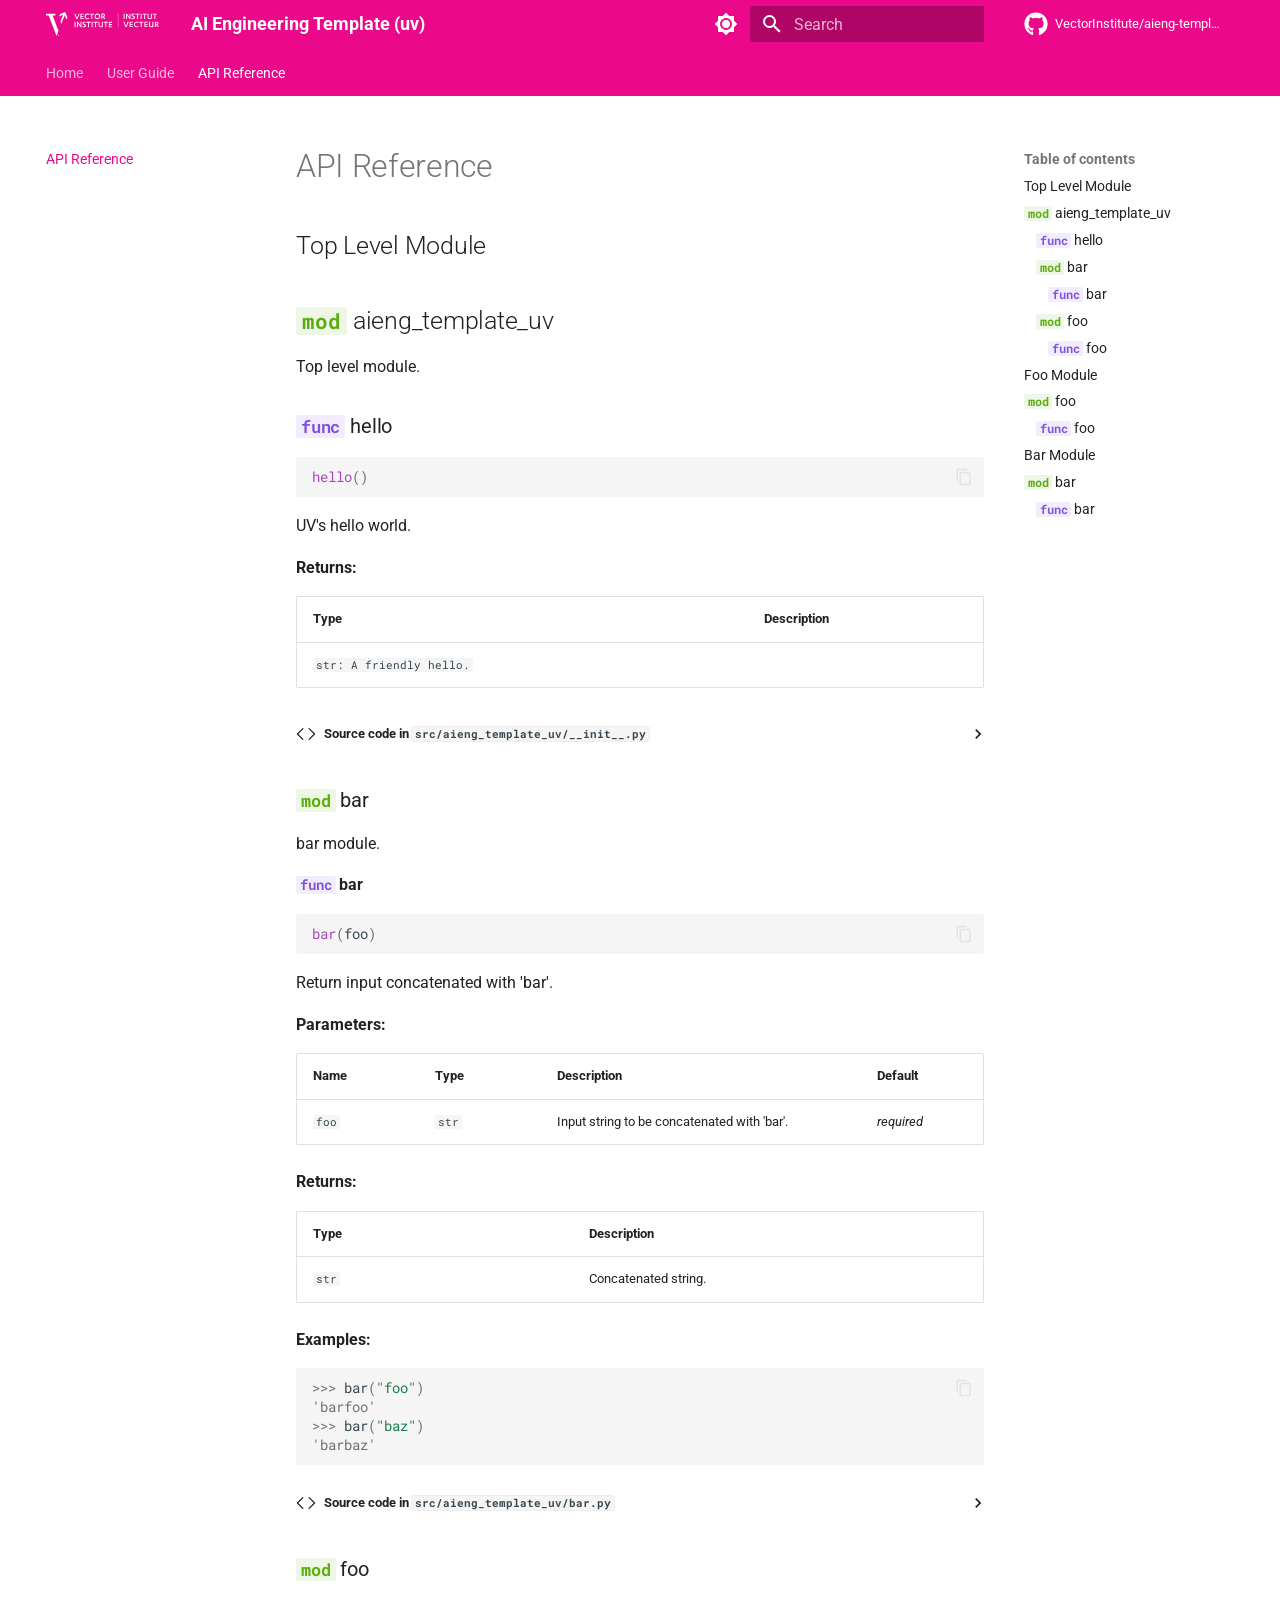
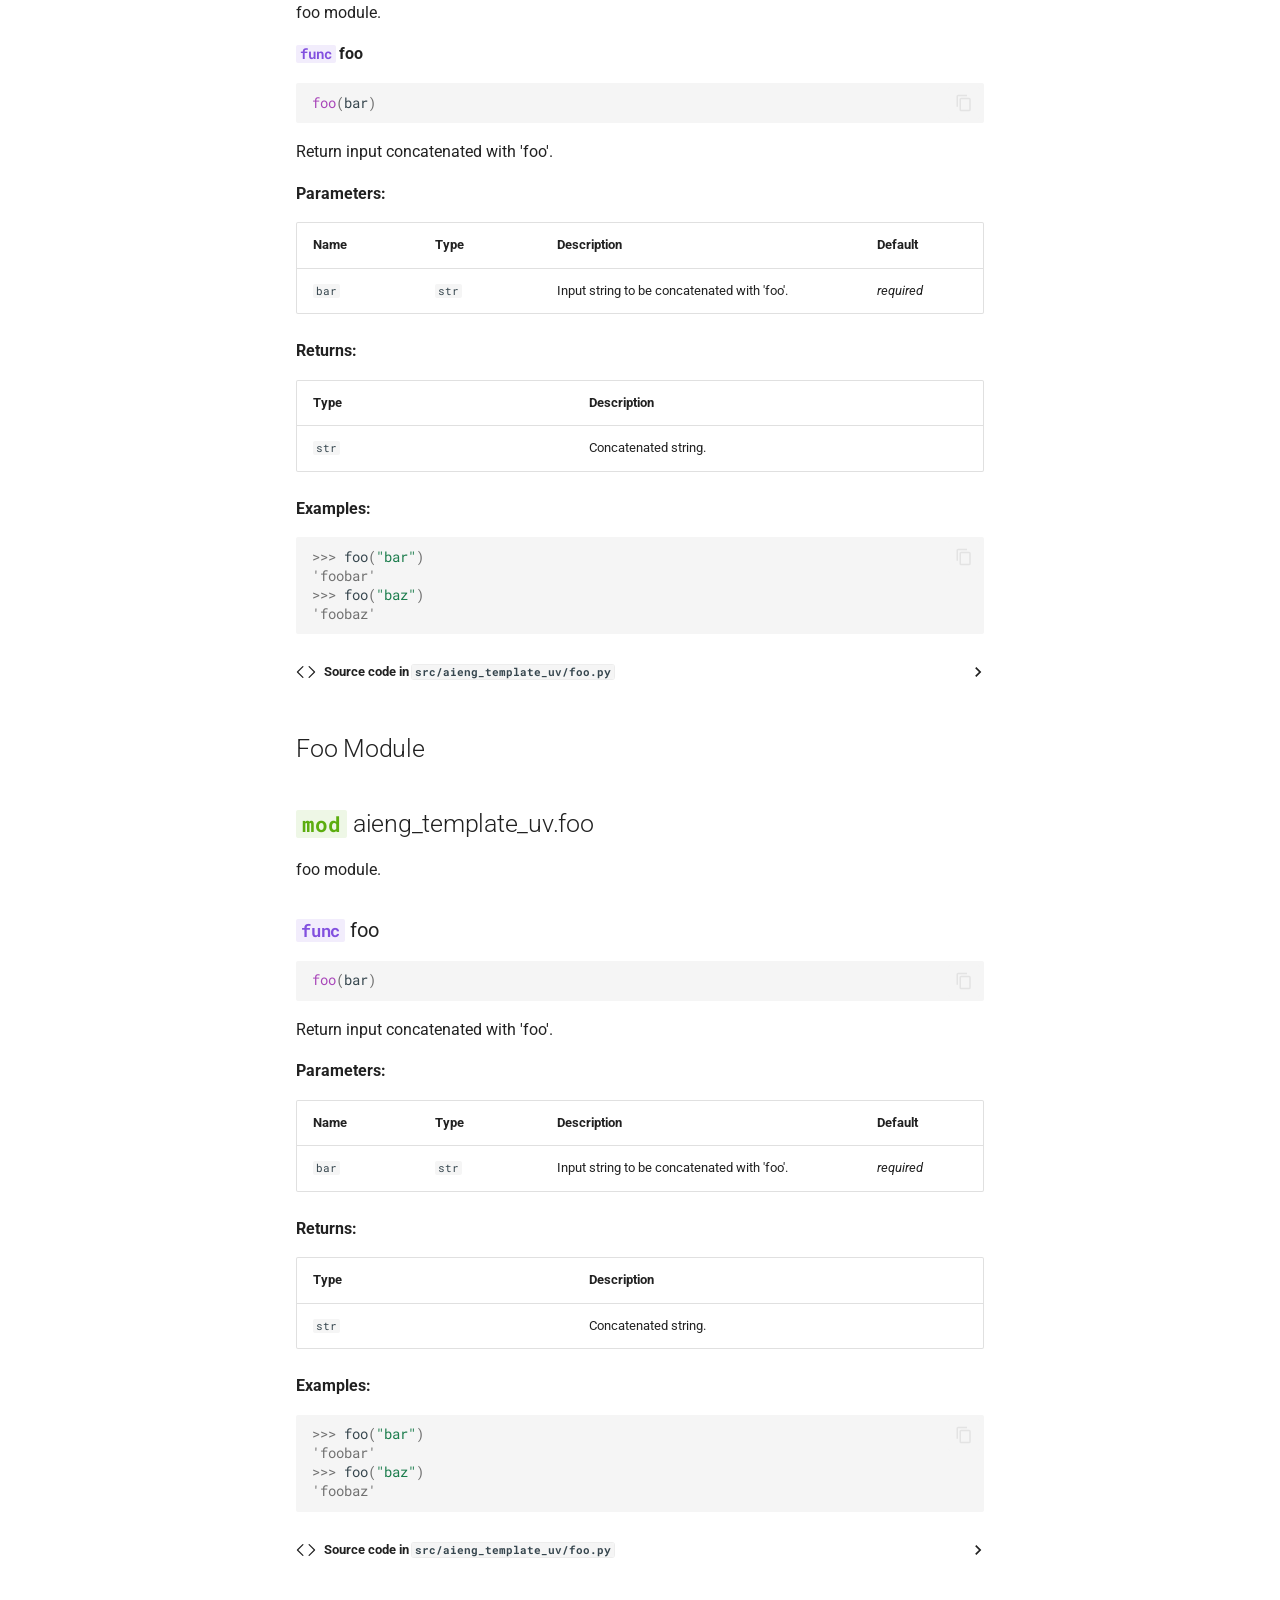
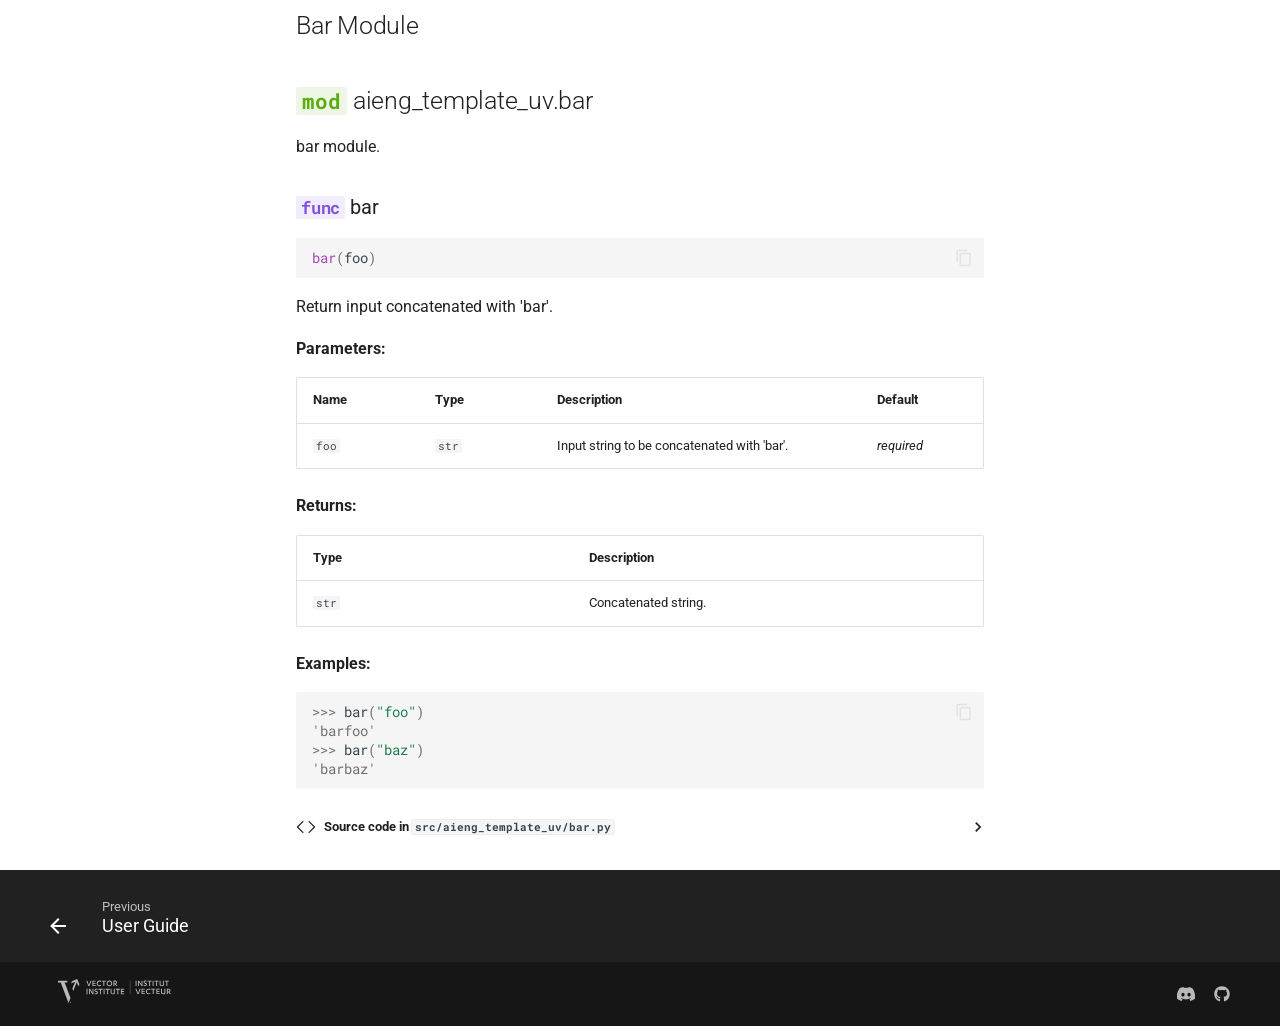
<file: api/index.html>
<!doctype html>
<html lang="en" class="no-js">
  <head>
    
      <meta charset="utf-8">
      <meta name="viewport" content="width=device-width,initial-scale=1">
      
      
      
      
        <link rel="prev" href="../user_guide/">
      
      
      
        
      
      
      <link rel="icon" href="../assets/favicon-48x48.svg">
      <meta name="generator" content="mkdocs-1.6.1, mkdocs-material-9.7.1">
    
    
      
        <title>API Reference - AI Engineering Template (uv)</title>
      
    
    
      <link rel="stylesheet" href="../assets/stylesheets/main.484c7ddc.min.css">
      
        
        <link rel="stylesheet" href="../assets/stylesheets/palette.ab4e12ef.min.css">
      
      


    
    
      
    
    
      
        
        
        <link rel="preconnect" href="https://fonts.gstatic.com" crossorigin>
        <link rel="stylesheet" href="https://fonts.googleapis.com/css?family=Roboto:300,300i,400,400i,700,700i%7CRoboto+Mono:400,400i,700,700i&display=fallback">
        <style>:root{--md-text-font:"Roboto";--md-code-font:"Roboto Mono"}</style>
      
    
    
      <link rel="stylesheet" href="../assets/_mkdocstrings.css">
    
      <link rel="stylesheet" href="../stylesheets/extra.css">
    
    <script>__md_scope=new URL("..",location),__md_hash=e=>[...e].reduce(((e,_)=>(e<<5)-e+_.charCodeAt(0)),0),__md_get=(e,_=localStorage,t=__md_scope)=>JSON.parse(_.getItem(t.pathname+"."+e)),__md_set=(e,_,t=localStorage,a=__md_scope)=>{try{t.setItem(a.pathname+"."+e,JSON.stringify(_))}catch(e){}}</script>
    
      

    
    
  </head>
  
  
    
    
      
    
    
    
    
    <body dir="ltr" data-md-color-scheme="default" data-md-color-primary="vector" data-md-color-accent="vector-teal">
  
    
    <input class="md-toggle" data-md-toggle="drawer" type="checkbox" id="__drawer" autocomplete="off">
    <input class="md-toggle" data-md-toggle="search" type="checkbox" id="__search" autocomplete="off">
    <label class="md-overlay" for="__drawer"></label>
    <div data-md-component="skip">
      
        
        <a href="#api-reference" class="md-skip">
          Skip to content
        </a>
      
    </div>
    <div data-md-component="announce">
      
    </div>
    
    
      

<header class="md-header" data-md-component="header">
  <nav class="md-header__inner md-grid" aria-label="Header">
    <a href=".." title="AI Engineering Template (uv)" class="md-header__button md-logo" aria-label="AI Engineering Template (uv)" data-md-component="logo">
      
<img src="../assets/vector-logo.svg" alt="logo">

    </a>
    <label class="md-header__button md-icon" for="__drawer">
      
      <svg xmlns="http://www.w3.org/2000/svg" viewBox="0 0 24 24"><path d="M3 6h18v2H3zm0 5h18v2H3zm0 5h18v2H3z"/></svg>
    </label>
    <div class="md-header__title" data-md-component="header-title">
      <div class="md-header__ellipsis">
        <div class="md-header__topic">
          <span class="md-ellipsis">
            AI Engineering Template (uv)
          </span>
        </div>
        <div class="md-header__topic" data-md-component="header-topic">
          <span class="md-ellipsis">
            
              API Reference
            
          </span>
        </div>
      </div>
    </div>
    
      
        <form class="md-header__option" data-md-component="palette">
  
    
    
    
    <input class="md-option" data-md-color-media="(prefers-color-scheme: light)" data-md-color-scheme="default" data-md-color-primary="vector" data-md-color-accent="vector-teal"  aria-label="Switch to dark mode"  type="radio" name="__palette" id="__palette_0">
    
      <label class="md-header__button md-icon" title="Switch to dark mode" for="__palette_1" hidden>
        <svg xmlns="http://www.w3.org/2000/svg" viewBox="0 0 24 24"><path d="M12 8a4 4 0 0 0-4 4 4 4 0 0 0 4 4 4 4 0 0 0 4-4 4 4 0 0 0-4-4m0 10a6 6 0 0 1-6-6 6 6 0 0 1 6-6 6 6 0 0 1 6 6 6 6 0 0 1-6 6m8-9.31V4h-4.69L12 .69 8.69 4H4v4.69L.69 12 4 15.31V20h4.69L12 23.31 15.31 20H20v-4.69L23.31 12z"/></svg>
      </label>
    
  
    
    
    
    <input class="md-option" data-md-color-media="(prefers-color-scheme: dark)" data-md-color-scheme="slate" data-md-color-primary="black" data-md-color-accent="vector-teal"  aria-label="Switch to light mode"  type="radio" name="__palette" id="__palette_1">
    
      <label class="md-header__button md-icon" title="Switch to light mode" for="__palette_0" hidden>
        <svg xmlns="http://www.w3.org/2000/svg" viewBox="0 0 24 24"><path d="M12 18c-.89 0-1.74-.2-2.5-.55C11.56 16.5 13 14.42 13 12s-1.44-4.5-3.5-5.45C10.26 6.2 11.11 6 12 6a6 6 0 0 1 6 6 6 6 0 0 1-6 6m8-9.31V4h-4.69L12 .69 8.69 4H4v4.69L.69 12 4 15.31V20h4.69L12 23.31 15.31 20H20v-4.69L23.31 12z"/></svg>
      </label>
    
  
</form>
      
    
    
      <script>var palette=__md_get("__palette");if(palette&&palette.color){if("(prefers-color-scheme)"===palette.color.media){var media=matchMedia("(prefers-color-scheme: light)"),input=document.querySelector(media.matches?"[data-md-color-media='(prefers-color-scheme: light)']":"[data-md-color-media='(prefers-color-scheme: dark)']");palette.color.media=input.getAttribute("data-md-color-media"),palette.color.scheme=input.getAttribute("data-md-color-scheme"),palette.color.primary=input.getAttribute("data-md-color-primary"),palette.color.accent=input.getAttribute("data-md-color-accent")}for(var[key,value]of Object.entries(palette.color))document.body.setAttribute("data-md-color-"+key,value)}</script>
    
    
    
      
      
        <label class="md-header__button md-icon" for="__search">
          
          <svg xmlns="http://www.w3.org/2000/svg" viewBox="0 0 24 24"><path d="M9.5 3A6.5 6.5 0 0 1 16 9.5c0 1.61-.59 3.09-1.56 4.23l.27.27h.79l5 5-1.5 1.5-5-5v-.79l-.27-.27A6.52 6.52 0 0 1 9.5 16 6.5 6.5 0 0 1 3 9.5 6.5 6.5 0 0 1 9.5 3m0 2C7 5 5 7 5 9.5S7 14 9.5 14 14 12 14 9.5 12 5 9.5 5"/></svg>
        </label>
        <div class="md-search" data-md-component="search" role="dialog">
  <label class="md-search__overlay" for="__search"></label>
  <div class="md-search__inner" role="search">
    <form class="md-search__form" name="search">
      <input type="text" class="md-search__input" name="query" aria-label="Search" placeholder="Search" autocapitalize="off" autocorrect="off" autocomplete="off" spellcheck="false" data-md-component="search-query" required>
      <label class="md-search__icon md-icon" for="__search">
        
        <svg xmlns="http://www.w3.org/2000/svg" viewBox="0 0 24 24"><path d="M9.5 3A6.5 6.5 0 0 1 16 9.5c0 1.61-.59 3.09-1.56 4.23l.27.27h.79l5 5-1.5 1.5-5-5v-.79l-.27-.27A6.52 6.52 0 0 1 9.5 16 6.5 6.5 0 0 1 3 9.5 6.5 6.5 0 0 1 9.5 3m0 2C7 5 5 7 5 9.5S7 14 9.5 14 14 12 14 9.5 12 5 9.5 5"/></svg>
        
        <svg xmlns="http://www.w3.org/2000/svg" viewBox="0 0 24 24"><path d="M20 11v2H8l5.5 5.5-1.42 1.42L4.16 12l7.92-7.92L13.5 5.5 8 11z"/></svg>
      </label>
      <nav class="md-search__options" aria-label="Search">
        
        <button type="reset" class="md-search__icon md-icon" title="Clear" aria-label="Clear" tabindex="-1">
          
          <svg xmlns="http://www.w3.org/2000/svg" viewBox="0 0 24 24"><path d="M19 6.41 17.59 5 12 10.59 6.41 5 5 6.41 10.59 12 5 17.59 6.41 19 12 13.41 17.59 19 19 17.59 13.41 12z"/></svg>
        </button>
      </nav>
      
        <div class="md-search__suggest" data-md-component="search-suggest"></div>
      
    </form>
    <div class="md-search__output">
      <div class="md-search__scrollwrap" tabindex="0" data-md-scrollfix>
        <div class="md-search-result" data-md-component="search-result">
          <div class="md-search-result__meta">
            Initializing search
          </div>
          <ol class="md-search-result__list" role="presentation"></ol>
        </div>
      </div>
    </div>
  </div>
</div>
      
    
    
      <div class="md-header__source">
        <a href="https://github.com/VectorInstitute/aieng-template-uv" title="Go to repository" class="md-source" data-md-component="source">
  <div class="md-source__icon md-icon">
    
    <svg xmlns="http://www.w3.org/2000/svg" viewBox="0 0 512 512"><!--! Font Awesome Free 7.1.0 by @fontawesome - https://fontawesome.com License - https://fontawesome.com/license/free (Icons: CC BY 4.0, Fonts: SIL OFL 1.1, Code: MIT License) Copyright 2025 Fonticons, Inc.--><path d="M173.9 397.4c0 2-2.3 3.6-5.2 3.6-3.3.3-5.6-1.3-5.6-3.6 0-2 2.3-3.6 5.2-3.6 3-.3 5.6 1.3 5.6 3.6m-31.1-4.5c-.7 2 1.3 4.3 4.3 4.9 2.6 1 5.6 0 6.2-2s-1.3-4.3-4.3-5.2c-2.6-.7-5.5.3-6.2 2.3m44.2-1.7c-2.9.7-4.9 2.6-4.6 4.9.3 2 2.9 3.3 5.9 2.6 2.9-.7 4.9-2.6 4.6-4.6-.3-1.9-3-3.2-5.9-2.9M252.8 8C114.1 8 8 113.3 8 252c0 110.9 69.8 205.8 169.5 239.2 12.8 2.3 17.3-5.6 17.3-12.1 0-6.2-.3-40.4-.3-61.4 0 0-70 15-84.7-29.8 0 0-11.4-29.1-27.8-36.6 0 0-22.9-15.7 1.6-15.4 0 0 24.9 2 38.6 25.8 21.9 38.6 58.6 27.5 72.9 20.9 2.3-16 8.8-27.1 16-33.7-55.9-6.2-112.3-14.3-112.3-110.5 0-27.5 7.6-41.3 23.6-58.9-2.6-6.5-11.1-33.3 2.6-67.9 20.9-6.5 69 27 69 27 20-5.6 41.5-8.5 62.8-8.5s42.8 2.9 62.8 8.5c0 0 48.1-33.6 69-27 13.7 34.7 5.2 61.4 2.6 67.9 16 17.7 25.8 31.5 25.8 58.9 0 96.5-58.9 104.2-114.8 110.5 9.2 7.9 17 22.9 17 46.4 0 33.7-.3 75.4-.3 83.6 0 6.5 4.6 14.4 17.3 12.1C436.2 457.8 504 362.9 504 252 504 113.3 391.5 8 252.8 8M105.2 352.9c-1.3 1-1 3.3.7 5.2 1.6 1.6 3.9 2.3 5.2 1 1.3-1 1-3.3-.7-5.2-1.6-1.6-3.9-2.3-5.2-1m-10.8-8.1c-.7 1.3.3 2.9 2.3 3.9 1.6 1 3.6.7 4.3-.7.7-1.3-.3-2.9-2.3-3.9-2-.6-3.6-.3-4.3.7m32.4 35.6c-1.6 1.3-1 4.3 1.3 6.2 2.3 2.3 5.2 2.6 6.5 1 1.3-1.3.7-4.3-1.3-6.2-2.2-2.3-5.2-2.6-6.5-1m-11.4-14.7c-1.6 1-1.6 3.6 0 5.9s4.3 3.3 5.6 2.3c1.6-1.3 1.6-3.9 0-6.2-1.4-2.3-4-3.3-5.6-2"/></svg>
  </div>
  <div class="md-source__repository">
    VectorInstitute/aieng-template-uv
  </div>
</a>
      </div>
    
  </nav>
  
</header>
    
    <div class="md-container" data-md-component="container">
      
      
        
          
            
<nav class="md-tabs" aria-label="Tabs" data-md-component="tabs">
  <div class="md-grid">
    <ul class="md-tabs__list">
      
        
  
  
  
  
    <li class="md-tabs__item">
      <a href=".." class="md-tabs__link">
        
  
  
    
  
  Home

      </a>
    </li>
  

      
        
  
  
  
  
    <li class="md-tabs__item">
      <a href="../user_guide/" class="md-tabs__link">
        
  
  
    
  
  User Guide

      </a>
    </li>
  

      
        
  
  
  
    
  
  
    <li class="md-tabs__item md-tabs__item--active">
      <a href="./" class="md-tabs__link">
        
  
  
    
  
  API Reference

      </a>
    </li>
  

      
    </ul>
  </div>
</nav>
          
        
      
      <main class="md-main" data-md-component="main">
        <div class="md-main__inner md-grid">
          
            
              
              <div class="md-sidebar md-sidebar--primary" data-md-component="sidebar" data-md-type="navigation" >
                <div class="md-sidebar__scrollwrap">
                  <div class="md-sidebar__inner">
                    


  


<nav class="md-nav md-nav--primary md-nav--lifted" aria-label="Navigation" data-md-level="0">
  <label class="md-nav__title" for="__drawer">
    <a href=".." title="AI Engineering Template (uv)" class="md-nav__button md-logo" aria-label="AI Engineering Template (uv)" data-md-component="logo">
      
<img src="../assets/vector-logo.svg" alt="logo">

    </a>
    AI Engineering Template (uv)
  </label>
  
    <div class="md-nav__source">
      <a href="https://github.com/VectorInstitute/aieng-template-uv" title="Go to repository" class="md-source" data-md-component="source">
  <div class="md-source__icon md-icon">
    
    <svg xmlns="http://www.w3.org/2000/svg" viewBox="0 0 512 512"><!--! Font Awesome Free 7.1.0 by @fontawesome - https://fontawesome.com License - https://fontawesome.com/license/free (Icons: CC BY 4.0, Fonts: SIL OFL 1.1, Code: MIT License) Copyright 2025 Fonticons, Inc.--><path d="M173.9 397.4c0 2-2.3 3.6-5.2 3.6-3.3.3-5.6-1.3-5.6-3.6 0-2 2.3-3.6 5.2-3.6 3-.3 5.6 1.3 5.6 3.6m-31.1-4.5c-.7 2 1.3 4.3 4.3 4.9 2.6 1 5.6 0 6.2-2s-1.3-4.3-4.3-5.2c-2.6-.7-5.5.3-6.2 2.3m44.2-1.7c-2.9.7-4.9 2.6-4.6 4.9.3 2 2.9 3.3 5.9 2.6 2.9-.7 4.9-2.6 4.6-4.6-.3-1.9-3-3.2-5.9-2.9M252.8 8C114.1 8 8 113.3 8 252c0 110.9 69.8 205.8 169.5 239.2 12.8 2.3 17.3-5.6 17.3-12.1 0-6.2-.3-40.4-.3-61.4 0 0-70 15-84.7-29.8 0 0-11.4-29.1-27.8-36.6 0 0-22.9-15.7 1.6-15.4 0 0 24.9 2 38.6 25.8 21.9 38.6 58.6 27.5 72.9 20.9 2.3-16 8.8-27.1 16-33.7-55.9-6.2-112.3-14.3-112.3-110.5 0-27.5 7.6-41.3 23.6-58.9-2.6-6.5-11.1-33.3 2.6-67.9 20.9-6.5 69 27 69 27 20-5.6 41.5-8.5 62.8-8.5s42.8 2.9 62.8 8.5c0 0 48.1-33.6 69-27 13.7 34.7 5.2 61.4 2.6 67.9 16 17.7 25.8 31.5 25.8 58.9 0 96.5-58.9 104.2-114.8 110.5 9.2 7.9 17 22.9 17 46.4 0 33.7-.3 75.4-.3 83.6 0 6.5 4.6 14.4 17.3 12.1C436.2 457.8 504 362.9 504 252 504 113.3 391.5 8 252.8 8M105.2 352.9c-1.3 1-1 3.3.7 5.2 1.6 1.6 3.9 2.3 5.2 1 1.3-1 1-3.3-.7-5.2-1.6-1.6-3.9-2.3-5.2-1m-10.8-8.1c-.7 1.3.3 2.9 2.3 3.9 1.6 1 3.6.7 4.3-.7.7-1.3-.3-2.9-2.3-3.9-2-.6-3.6-.3-4.3.7m32.4 35.6c-1.6 1.3-1 4.3 1.3 6.2 2.3 2.3 5.2 2.6 6.5 1 1.3-1.3.7-4.3-1.3-6.2-2.2-2.3-5.2-2.6-6.5-1m-11.4-14.7c-1.6 1-1.6 3.6 0 5.9s4.3 3.3 5.6 2.3c1.6-1.3 1.6-3.9 0-6.2-1.4-2.3-4-3.3-5.6-2"/></svg>
  </div>
  <div class="md-source__repository">
    VectorInstitute/aieng-template-uv
  </div>
</a>
    </div>
  
  <ul class="md-nav__list" data-md-scrollfix>
    
      
      
  
  
  
  
    <li class="md-nav__item">
      <a href=".." class="md-nav__link">
        
  
  
  <span class="md-ellipsis">
    
  
    Home
  

    
  </span>
  
  

      </a>
    </li>
  

    
      
      
  
  
  
  
    <li class="md-nav__item">
      <a href="../user_guide/" class="md-nav__link">
        
  
  
  <span class="md-ellipsis">
    
  
    User Guide
  

    
  </span>
  
  

      </a>
    </li>
  

    
      
      
  
  
    
  
  
  
    <li class="md-nav__item md-nav__item--active">
      
      <input class="md-nav__toggle md-toggle" type="checkbox" id="__toc">
      
      
        
      
      
        <label class="md-nav__link md-nav__link--active" for="__toc">
          
  
  
  <span class="md-ellipsis">
    
  
    API Reference
  

    
  </span>
  
  

          <span class="md-nav__icon md-icon"></span>
        </label>
      
      <a href="./" class="md-nav__link md-nav__link--active">
        
  
  
  <span class="md-ellipsis">
    
  
    API Reference
  

    
  </span>
  
  

      </a>
      
        

<nav class="md-nav md-nav--secondary" aria-label="Table of contents">
  
  
  
    
  
  
    <label class="md-nav__title" for="__toc">
      <span class="md-nav__icon md-icon"></span>
      Table of contents
    </label>
    <ul class="md-nav__list" data-md-component="toc" data-md-scrollfix>
      
        <li class="md-nav__item">
  <a href="#top-level-module" class="md-nav__link">
    <span class="md-ellipsis">
      
        Top Level Module
      
    </span>
  </a>
  
</li>
      
        <li class="md-nav__item">
  <a href="#aieng_template_uv" class="md-nav__link">
    <span class="md-ellipsis">
      
        <code class="doc-symbol doc-symbol-toc doc-symbol-module"></code>&nbsp;aieng_template_uv
      
    </span>
  </a>
  
    <nav class="md-nav" aria-label=" aieng_template_uv">
      <ul class="md-nav__list">
        
          <li class="md-nav__item">
  <a href="#aieng_template_uv.hello" class="md-nav__link">
    <span class="md-ellipsis">
      
        <code class="doc-symbol doc-symbol-toc doc-symbol-function"></code>&nbsp;hello
      
    </span>
  </a>
  
</li>
        
          <li class="md-nav__item">
  <a href="#aieng_template_uv.bar" class="md-nav__link">
    <span class="md-ellipsis">
      
        <code class="doc-symbol doc-symbol-toc doc-symbol-module"></code>&nbsp;bar
      
    </span>
  </a>
  
    <nav class="md-nav" aria-label=" bar">
      <ul class="md-nav__list">
        
          <li class="md-nav__item">
  <a href="#aieng_template_uv.bar.bar" class="md-nav__link">
    <span class="md-ellipsis">
      
        <code class="doc-symbol doc-symbol-toc doc-symbol-function"></code>&nbsp;bar
      
    </span>
  </a>
  
</li>
        
      </ul>
    </nav>
  
</li>
        
          <li class="md-nav__item">
  <a href="#aieng_template_uv.foo" class="md-nav__link">
    <span class="md-ellipsis">
      
        <code class="doc-symbol doc-symbol-toc doc-symbol-module"></code>&nbsp;foo
      
    </span>
  </a>
  
    <nav class="md-nav" aria-label=" foo">
      <ul class="md-nav__list">
        
          <li class="md-nav__item">
  <a href="#aieng_template_uv.foo.foo" class="md-nav__link">
    <span class="md-ellipsis">
      
        <code class="doc-symbol doc-symbol-toc doc-symbol-function"></code>&nbsp;foo
      
    </span>
  </a>
  
</li>
        
      </ul>
    </nav>
  
</li>
        
      </ul>
    </nav>
  
</li>
      
        <li class="md-nav__item">
  <a href="#foo-module" class="md-nav__link">
    <span class="md-ellipsis">
      
        Foo Module
      
    </span>
  </a>
  
</li>
      
        <li class="md-nav__item">
  <a href="#aieng_template_uv.foo" class="md-nav__link">
    <span class="md-ellipsis">
      
        <code class="doc-symbol doc-symbol-toc doc-symbol-module"></code>&nbsp;foo
      
    </span>
  </a>
  
    <nav class="md-nav" aria-label=" foo">
      <ul class="md-nav__list">
        
          <li class="md-nav__item">
  <a href="#aieng_template_uv.foo.foo" class="md-nav__link">
    <span class="md-ellipsis">
      
        <code class="doc-symbol doc-symbol-toc doc-symbol-function"></code>&nbsp;foo
      
    </span>
  </a>
  
</li>
        
      </ul>
    </nav>
  
</li>
      
        <li class="md-nav__item">
  <a href="#bar-module" class="md-nav__link">
    <span class="md-ellipsis">
      
        Bar Module
      
    </span>
  </a>
  
</li>
      
        <li class="md-nav__item">
  <a href="#aieng_template_uv.bar" class="md-nav__link">
    <span class="md-ellipsis">
      
        <code class="doc-symbol doc-symbol-toc doc-symbol-module"></code>&nbsp;bar
      
    </span>
  </a>
  
    <nav class="md-nav" aria-label=" bar">
      <ul class="md-nav__list">
        
          <li class="md-nav__item">
  <a href="#aieng_template_uv.bar.bar" class="md-nav__link">
    <span class="md-ellipsis">
      
        <code class="doc-symbol doc-symbol-toc doc-symbol-function"></code>&nbsp;bar
      
    </span>
  </a>
  
</li>
        
      </ul>
    </nav>
  
</li>
      
    </ul>
  
</nav>
      
    </li>
  

    
  </ul>
</nav>
                  </div>
                </div>
              </div>
            
            
              
              <div class="md-sidebar md-sidebar--secondary" data-md-component="sidebar" data-md-type="toc" >
                <div class="md-sidebar__scrollwrap">
                  <div class="md-sidebar__inner">
                    

<nav class="md-nav md-nav--secondary" aria-label="Table of contents">
  
  
  
    
  
  
    <label class="md-nav__title" for="__toc">
      <span class="md-nav__icon md-icon"></span>
      Table of contents
    </label>
    <ul class="md-nav__list" data-md-component="toc" data-md-scrollfix>
      
        <li class="md-nav__item">
  <a href="#top-level-module" class="md-nav__link">
    <span class="md-ellipsis">
      
        Top Level Module
      
    </span>
  </a>
  
</li>
      
        <li class="md-nav__item">
  <a href="#aieng_template_uv" class="md-nav__link">
    <span class="md-ellipsis">
      
        <code class="doc-symbol doc-symbol-toc doc-symbol-module"></code>&nbsp;aieng_template_uv
      
    </span>
  </a>
  
    <nav class="md-nav" aria-label=" aieng_template_uv">
      <ul class="md-nav__list">
        
          <li class="md-nav__item">
  <a href="#aieng_template_uv.hello" class="md-nav__link">
    <span class="md-ellipsis">
      
        <code class="doc-symbol doc-symbol-toc doc-symbol-function"></code>&nbsp;hello
      
    </span>
  </a>
  
</li>
        
          <li class="md-nav__item">
  <a href="#aieng_template_uv.bar" class="md-nav__link">
    <span class="md-ellipsis">
      
        <code class="doc-symbol doc-symbol-toc doc-symbol-module"></code>&nbsp;bar
      
    </span>
  </a>
  
    <nav class="md-nav" aria-label=" bar">
      <ul class="md-nav__list">
        
          <li class="md-nav__item">
  <a href="#aieng_template_uv.bar.bar" class="md-nav__link">
    <span class="md-ellipsis">
      
        <code class="doc-symbol doc-symbol-toc doc-symbol-function"></code>&nbsp;bar
      
    </span>
  </a>
  
</li>
        
      </ul>
    </nav>
  
</li>
        
          <li class="md-nav__item">
  <a href="#aieng_template_uv.foo" class="md-nav__link">
    <span class="md-ellipsis">
      
        <code class="doc-symbol doc-symbol-toc doc-symbol-module"></code>&nbsp;foo
      
    </span>
  </a>
  
    <nav class="md-nav" aria-label=" foo">
      <ul class="md-nav__list">
        
          <li class="md-nav__item">
  <a href="#aieng_template_uv.foo.foo" class="md-nav__link">
    <span class="md-ellipsis">
      
        <code class="doc-symbol doc-symbol-toc doc-symbol-function"></code>&nbsp;foo
      
    </span>
  </a>
  
</li>
        
      </ul>
    </nav>
  
</li>
        
      </ul>
    </nav>
  
</li>
      
        <li class="md-nav__item">
  <a href="#foo-module" class="md-nav__link">
    <span class="md-ellipsis">
      
        Foo Module
      
    </span>
  </a>
  
</li>
      
        <li class="md-nav__item">
  <a href="#aieng_template_uv.foo" class="md-nav__link">
    <span class="md-ellipsis">
      
        <code class="doc-symbol doc-symbol-toc doc-symbol-module"></code>&nbsp;foo
      
    </span>
  </a>
  
    <nav class="md-nav" aria-label=" foo">
      <ul class="md-nav__list">
        
          <li class="md-nav__item">
  <a href="#aieng_template_uv.foo.foo" class="md-nav__link">
    <span class="md-ellipsis">
      
        <code class="doc-symbol doc-symbol-toc doc-symbol-function"></code>&nbsp;foo
      
    </span>
  </a>
  
</li>
        
      </ul>
    </nav>
  
</li>
      
        <li class="md-nav__item">
  <a href="#bar-module" class="md-nav__link">
    <span class="md-ellipsis">
      
        Bar Module
      
    </span>
  </a>
  
</li>
      
        <li class="md-nav__item">
  <a href="#aieng_template_uv.bar" class="md-nav__link">
    <span class="md-ellipsis">
      
        <code class="doc-symbol doc-symbol-toc doc-symbol-module"></code>&nbsp;bar
      
    </span>
  </a>
  
    <nav class="md-nav" aria-label=" bar">
      <ul class="md-nav__list">
        
          <li class="md-nav__item">
  <a href="#aieng_template_uv.bar.bar" class="md-nav__link">
    <span class="md-ellipsis">
      
        <code class="doc-symbol doc-symbol-toc doc-symbol-function"></code>&nbsp;bar
      
    </span>
  </a>
  
</li>
        
      </ul>
    </nav>
  
</li>
      
    </ul>
  
</nav>
                  </div>
                </div>
              </div>
            
          
          
            <div class="md-content" data-md-component="content">
              
              <article class="md-content__inner md-typeset">
                
                  


  
  


<h1 id="api-reference">API Reference<a class="headerlink" href="#api-reference" title="Permanent link">&para;</a></h1>
<h2 id="top-level-module">Top Level Module<a class="headerlink" href="#top-level-module" title="Permanent link">&para;</a></h2>


<div class="doc doc-object doc-module">



<h2 id="aieng_template_uv" class="doc doc-heading">
<code class="doc-symbol doc-symbol-heading doc-symbol-module"></code>            <span class="doc doc-object-name doc-module-name">aieng_template_uv</span>


<a href="#aieng_template_uv" class="headerlink" title="Permanent link">&para;</a></h2>

    <div class="doc doc-contents first">

        <p>Top level module.</p>










<div class="doc doc-children">










<div class="doc doc-object doc-function">


<h3 id="aieng_template_uv.hello" class="doc doc-heading">
<code class="doc-symbol doc-symbol-heading doc-symbol-function"></code>            <span class="doc doc-object-name doc-function-name">hello</span>


<a href="#aieng_template_uv.hello" class="headerlink" title="Permanent link">&para;</a></h3>
<div class="language-python doc-signature highlight"><pre><span></span><code><span id="__span-0-1"><a id="__codelineno-0-1" name="__codelineno-0-1" href="#__codelineno-0-1"></a><span class="nf">hello</span><span class="p">()</span>
</span></code></pre></div>

    <div class="doc doc-contents ">

        <p>UV's hello world.</p>


    <p><span class="doc-section-title">Returns:</span></p>
    <table>
      <thead>
        <tr>
          <th>Type</th>
          <th>Description</th>
        </tr>
      </thead>
      <tbody>
          <tr class="doc-section-item">
            <td>
                  <code>    str: A friendly hello.</code>
            </td>
            <td>
              <div class="doc-md-description">
                
              </div>
            </td>
          </tr>
      </tbody>
    </table>


            <details class="mkdocstrings-source">
              <summary>Source code in <code>src/aieng_template_uv/__init__.py</code></summary>
              <div class="language-python highlight"><table class="highlighttable"><tr><td class="linenos"><div class="linenodiv"><pre><span></span><span class="normal"><a href="#__codelineno-0-4"> 4</a></span>
<span class="normal"><a href="#__codelineno-0-5"> 5</a></span>
<span class="normal"><a href="#__codelineno-0-6"> 6</a></span>
<span class="normal"><a href="#__codelineno-0-7"> 7</a></span>
<span class="normal"><a href="#__codelineno-0-8"> 8</a></span>
<span class="normal"><a href="#__codelineno-0-9"> 9</a></span>
<span class="normal"><a href="#__codelineno-0-10">10</a></span>
<span class="normal"><a href="#__codelineno-0-11">11</a></span></pre></div></td><td class="code"><div><pre><span></span><code><span id="__span-0-4"><a id="__codelineno-0-4" name="__codelineno-0-4"></a><span class="k">def</span><span class="w"> </span><span class="nf">hello</span><span class="p">()</span> <span class="o">-&gt;</span> <span class="nb">str</span><span class="p">:</span>
</span><span id="__span-0-5"><a id="__codelineno-0-5" name="__codelineno-0-5"></a><span class="w">    </span><span class="sd">&quot;&quot;&quot;UV&#39;s hello world.</span>
</span><span id="__span-0-6"><a id="__codelineno-0-6" name="__codelineno-0-6"></a>
</span><span id="__span-0-7"><a id="__codelineno-0-7" name="__codelineno-0-7"></a><span class="sd">    Returns</span>
</span><span id="__span-0-8"><a id="__codelineno-0-8" name="__codelineno-0-8"></a><span class="sd">    -------</span>
</span><span id="__span-0-9"><a id="__codelineno-0-9" name="__codelineno-0-9"></a><span class="sd">        str: A friendly hello.</span>
</span><span id="__span-0-10"><a id="__codelineno-0-10" name="__codelineno-0-10"></a><span class="sd">    &quot;&quot;&quot;</span>
</span><span id="__span-0-11"><a id="__codelineno-0-11" name="__codelineno-0-11"></a>    <span class="k">return</span> <span class="s2">&quot;Hello from aieng-template-uv!&quot;</span>
</span></code></pre></div></td></tr></table></div>
            </details>
    </div>

</div>


<div class="doc doc-object doc-module">



<h3 id="aieng_template_uv.bar" class="doc doc-heading">
<code class="doc-symbol doc-symbol-heading doc-symbol-module"></code>            <span class="doc doc-object-name doc-module-name">bar</span>


<a href="#aieng_template_uv.bar" class="headerlink" title="Permanent link">&para;</a></h3>

    <div class="doc doc-contents ">

        <p>bar module.</p>










<div class="doc doc-children">










<div class="doc doc-object doc-function">


<h4 id="aieng_template_uv.bar.bar" class="doc doc-heading">
<code class="doc-symbol doc-symbol-heading doc-symbol-function"></code>            <span class="doc doc-object-name doc-function-name">bar</span>


<a href="#aieng_template_uv.bar.bar" class="headerlink" title="Permanent link">&para;</a></h4>
<div class="language-python doc-signature highlight"><pre><span></span><code><span id="__span-0-1"><a id="__codelineno-0-1" name="__codelineno-0-1" href="#__codelineno-0-1"></a><span class="nf">bar</span><span class="p">(</span><span class="n">foo</span><span class="p">)</span>
</span></code></pre></div>

    <div class="doc doc-contents ">

        <p>Return input concatenated with 'bar'.</p>


<p><span class="doc-section-title">Parameters:</span></p>
    <table>
      <thead>
        <tr>
          <th>Name</th>
          <th>Type</th>
          <th>Description</th>
          <th>Default</th>
        </tr>
      </thead>
      <tbody>
          <tr class="doc-section-item">
            <td>
                <code>foo</code>
            </td>
            <td>
                  <code><span title="str">str</span></code>
            </td>
            <td>
              <div class="doc-md-description">
                <p>Input string to be concatenated with 'bar'.</p>
              </div>
            </td>
            <td>
                <em>required</em>
            </td>
          </tr>
      </tbody>
    </table>


    <p><span class="doc-section-title">Returns:</span></p>
    <table>
      <thead>
        <tr>
          <th>Type</th>
          <th>Description</th>
        </tr>
      </thead>
      <tbody>
          <tr class="doc-section-item">
            <td>
                  <code><span title="str">str</span></code>
            </td>
            <td>
              <div class="doc-md-description">
                <p>Concatenated string.</p>
              </div>
            </td>
          </tr>
      </tbody>
    </table>


<p><span class="doc-section-title">Examples:</span></p>
    <div class="language-pycon highlight"><pre><span></span><code><span id="__span-0-1"><a id="__codelineno-0-1" name="__codelineno-0-1" href="#__codelineno-0-1"></a><span class="gp">&gt;&gt;&gt; </span><span class="n">bar</span><span class="p">(</span><span class="s2">&quot;foo&quot;</span><span class="p">)</span>
</span><span id="__span-0-2"><a id="__codelineno-0-2" name="__codelineno-0-2" href="#__codelineno-0-2"></a><span class="go">&#39;barfoo&#39;</span>
</span><span id="__span-0-3"><a id="__codelineno-0-3" name="__codelineno-0-3" href="#__codelineno-0-3"></a><span class="gp">&gt;&gt;&gt; </span><span class="n">bar</span><span class="p">(</span><span class="s2">&quot;baz&quot;</span><span class="p">)</span>
</span><span id="__span-0-4"><a id="__codelineno-0-4" name="__codelineno-0-4" href="#__codelineno-0-4"></a><span class="go">&#39;barbaz&#39;</span>
</span></code></pre></div>


            <details class="mkdocstrings-source">
              <summary>Source code in <code>src/aieng_template_uv/bar.py</code></summary>
              <div class="language-python highlight"><table class="highlighttable"><tr><td class="linenos"><div class="linenodiv"><pre><span></span><span class="normal"><a href="#__codelineno-0-4"> 4</a></span>
<span class="normal"><a href="#__codelineno-0-5"> 5</a></span>
<span class="normal"><a href="#__codelineno-0-6"> 6</a></span>
<span class="normal"><a href="#__codelineno-0-7"> 7</a></span>
<span class="normal"><a href="#__codelineno-0-8"> 8</a></span>
<span class="normal"><a href="#__codelineno-0-9"> 9</a></span>
<span class="normal"><a href="#__codelineno-0-10">10</a></span>
<span class="normal"><a href="#__codelineno-0-11">11</a></span>
<span class="normal"><a href="#__codelineno-0-12">12</a></span>
<span class="normal"><a href="#__codelineno-0-13">13</a></span>
<span class="normal"><a href="#__codelineno-0-14">14</a></span>
<span class="normal"><a href="#__codelineno-0-15">15</a></span>
<span class="normal"><a href="#__codelineno-0-16">16</a></span>
<span class="normal"><a href="#__codelineno-0-17">17</a></span>
<span class="normal"><a href="#__codelineno-0-18">18</a></span>
<span class="normal"><a href="#__codelineno-0-19">19</a></span>
<span class="normal"><a href="#__codelineno-0-20">20</a></span>
<span class="normal"><a href="#__codelineno-0-21">21</a></span>
<span class="normal"><a href="#__codelineno-0-22">22</a></span>
<span class="normal"><a href="#__codelineno-0-23">23</a></span>
<span class="normal"><a href="#__codelineno-0-24">24</a></span>
<span class="normal"><a href="#__codelineno-0-25">25</a></span></pre></div></td><td class="code"><div><pre><span></span><code><span id="__span-0-4"><a id="__codelineno-0-4" name="__codelineno-0-4"></a><span class="k">def</span><span class="w"> </span><span class="nf">bar</span><span class="p">(</span><span class="n">foo</span><span class="p">:</span> <span class="nb">str</span><span class="p">)</span> <span class="o">-&gt;</span> <span class="nb">str</span><span class="p">:</span>
</span><span id="__span-0-5"><a id="__codelineno-0-5" name="__codelineno-0-5"></a><span class="w">    </span><span class="sd">&quot;&quot;&quot;Return input concatenated with &#39;bar&#39;.</span>
</span><span id="__span-0-6"><a id="__codelineno-0-6" name="__codelineno-0-6"></a>
</span><span id="__span-0-7"><a id="__codelineno-0-7" name="__codelineno-0-7"></a><span class="sd">    Parameters</span>
</span><span id="__span-0-8"><a id="__codelineno-0-8" name="__codelineno-0-8"></a><span class="sd">    ----------</span>
</span><span id="__span-0-9"><a id="__codelineno-0-9" name="__codelineno-0-9"></a><span class="sd">    foo : str</span>
</span><span id="__span-0-10"><a id="__codelineno-0-10" name="__codelineno-0-10"></a><span class="sd">        Input string to be concatenated with &#39;bar&#39;.</span>
</span><span id="__span-0-11"><a id="__codelineno-0-11" name="__codelineno-0-11"></a>
</span><span id="__span-0-12"><a id="__codelineno-0-12" name="__codelineno-0-12"></a><span class="sd">    Returns</span>
</span><span id="__span-0-13"><a id="__codelineno-0-13" name="__codelineno-0-13"></a><span class="sd">    -------</span>
</span><span id="__span-0-14"><a id="__codelineno-0-14" name="__codelineno-0-14"></a><span class="sd">    str</span>
</span><span id="__span-0-15"><a id="__codelineno-0-15" name="__codelineno-0-15"></a><span class="sd">        Concatenated string.</span>
</span><span id="__span-0-16"><a id="__codelineno-0-16" name="__codelineno-0-16"></a>
</span><span id="__span-0-17"><a id="__codelineno-0-17" name="__codelineno-0-17"></a><span class="sd">    Examples</span>
</span><span id="__span-0-18"><a id="__codelineno-0-18" name="__codelineno-0-18"></a><span class="sd">    --------</span>
</span><span id="__span-0-19"><a id="__codelineno-0-19" name="__codelineno-0-19"></a><span class="sd">    &gt;&gt;&gt; bar(&quot;foo&quot;)</span>
</span><span id="__span-0-20"><a id="__codelineno-0-20" name="__codelineno-0-20"></a><span class="sd">    &#39;barfoo&#39;</span>
</span><span id="__span-0-21"><a id="__codelineno-0-21" name="__codelineno-0-21"></a><span class="sd">    &gt;&gt;&gt; bar(&quot;baz&quot;)</span>
</span><span id="__span-0-22"><a id="__codelineno-0-22" name="__codelineno-0-22"></a><span class="sd">    &#39;barbaz&#39;</span>
</span><span id="__span-0-23"><a id="__codelineno-0-23" name="__codelineno-0-23"></a>
</span><span id="__span-0-24"><a id="__codelineno-0-24" name="__codelineno-0-24"></a><span class="sd">    &quot;&quot;&quot;</span>
</span><span id="__span-0-25"><a id="__codelineno-0-25" name="__codelineno-0-25"></a>    <span class="k">return</span> <span class="sa">f</span><span class="s2">&quot;bar</span><span class="si">{</span><span class="n">foo</span><span class="si">}</span><span class="s2">&quot;</span>
</span></code></pre></div></td></tr></table></div>
            </details>
    </div>

</div>



  </div>

    </div>

</div>

<div class="doc doc-object doc-module">



<h3 id="aieng_template_uv.foo" class="doc doc-heading">
<code class="doc-symbol doc-symbol-heading doc-symbol-module"></code>            <span class="doc doc-object-name doc-module-name">foo</span>


<a href="#aieng_template_uv.foo" class="headerlink" title="Permanent link">&para;</a></h3>

    <div class="doc doc-contents ">

        <p>foo module.</p>










<div class="doc doc-children">










<div class="doc doc-object doc-function">


<h4 id="aieng_template_uv.foo.foo" class="doc doc-heading">
<code class="doc-symbol doc-symbol-heading doc-symbol-function"></code>            <span class="doc doc-object-name doc-function-name">foo</span>


<a href="#aieng_template_uv.foo.foo" class="headerlink" title="Permanent link">&para;</a></h4>
<div class="language-python doc-signature highlight"><pre><span></span><code><span id="__span-0-1"><a id="__codelineno-0-1" name="__codelineno-0-1" href="#__codelineno-0-1"></a><span class="nf">foo</span><span class="p">(</span><span class="n">bar</span><span class="p">)</span>
</span></code></pre></div>

    <div class="doc doc-contents ">

        <p>Return input concatenated with 'foo'.</p>


<p><span class="doc-section-title">Parameters:</span></p>
    <table>
      <thead>
        <tr>
          <th>Name</th>
          <th>Type</th>
          <th>Description</th>
          <th>Default</th>
        </tr>
      </thead>
      <tbody>
          <tr class="doc-section-item">
            <td>
                <code>bar</code>
            </td>
            <td>
                  <code><span title="str">str</span></code>
            </td>
            <td>
              <div class="doc-md-description">
                <p>Input string to be concatenated with 'foo'.</p>
              </div>
            </td>
            <td>
                <em>required</em>
            </td>
          </tr>
      </tbody>
    </table>


    <p><span class="doc-section-title">Returns:</span></p>
    <table>
      <thead>
        <tr>
          <th>Type</th>
          <th>Description</th>
        </tr>
      </thead>
      <tbody>
          <tr class="doc-section-item">
            <td>
                  <code><span title="str">str</span></code>
            </td>
            <td>
              <div class="doc-md-description">
                <p>Concatenated string.</p>
              </div>
            </td>
          </tr>
      </tbody>
    </table>


<p><span class="doc-section-title">Examples:</span></p>
    <div class="language-pycon highlight"><pre><span></span><code><span id="__span-0-1"><a id="__codelineno-0-1" name="__codelineno-0-1" href="#__codelineno-0-1"></a><span class="gp">&gt;&gt;&gt; </span><span class="n">foo</span><span class="p">(</span><span class="s2">&quot;bar&quot;</span><span class="p">)</span>
</span><span id="__span-0-2"><a id="__codelineno-0-2" name="__codelineno-0-2" href="#__codelineno-0-2"></a><span class="go">&#39;foobar&#39;</span>
</span><span id="__span-0-3"><a id="__codelineno-0-3" name="__codelineno-0-3" href="#__codelineno-0-3"></a><span class="gp">&gt;&gt;&gt; </span><span class="n">foo</span><span class="p">(</span><span class="s2">&quot;baz&quot;</span><span class="p">)</span>
</span><span id="__span-0-4"><a id="__codelineno-0-4" name="__codelineno-0-4" href="#__codelineno-0-4"></a><span class="go">&#39;foobaz&#39;</span>
</span></code></pre></div>


            <details class="mkdocstrings-source">
              <summary>Source code in <code>src/aieng_template_uv/foo.py</code></summary>
              <div class="language-python highlight"><table class="highlighttable"><tr><td class="linenos"><div class="linenodiv"><pre><span></span><span class="normal"><a href="#__codelineno-0-4"> 4</a></span>
<span class="normal"><a href="#__codelineno-0-5"> 5</a></span>
<span class="normal"><a href="#__codelineno-0-6"> 6</a></span>
<span class="normal"><a href="#__codelineno-0-7"> 7</a></span>
<span class="normal"><a href="#__codelineno-0-8"> 8</a></span>
<span class="normal"><a href="#__codelineno-0-9"> 9</a></span>
<span class="normal"><a href="#__codelineno-0-10">10</a></span>
<span class="normal"><a href="#__codelineno-0-11">11</a></span>
<span class="normal"><a href="#__codelineno-0-12">12</a></span>
<span class="normal"><a href="#__codelineno-0-13">13</a></span>
<span class="normal"><a href="#__codelineno-0-14">14</a></span>
<span class="normal"><a href="#__codelineno-0-15">15</a></span>
<span class="normal"><a href="#__codelineno-0-16">16</a></span>
<span class="normal"><a href="#__codelineno-0-17">17</a></span>
<span class="normal"><a href="#__codelineno-0-18">18</a></span>
<span class="normal"><a href="#__codelineno-0-19">19</a></span>
<span class="normal"><a href="#__codelineno-0-20">20</a></span>
<span class="normal"><a href="#__codelineno-0-21">21</a></span>
<span class="normal"><a href="#__codelineno-0-22">22</a></span>
<span class="normal"><a href="#__codelineno-0-23">23</a></span>
<span class="normal"><a href="#__codelineno-0-24">24</a></span>
<span class="normal"><a href="#__codelineno-0-25">25</a></span></pre></div></td><td class="code"><div><pre><span></span><code><span id="__span-0-4"><a id="__codelineno-0-4" name="__codelineno-0-4"></a><span class="k">def</span><span class="w"> </span><span class="nf">foo</span><span class="p">(</span><span class="n">bar</span><span class="p">:</span> <span class="nb">str</span><span class="p">)</span> <span class="o">-&gt;</span> <span class="nb">str</span><span class="p">:</span>
</span><span id="__span-0-5"><a id="__codelineno-0-5" name="__codelineno-0-5"></a><span class="w">    </span><span class="sd">&quot;&quot;&quot;Return input concatenated with &#39;foo&#39;.</span>
</span><span id="__span-0-6"><a id="__codelineno-0-6" name="__codelineno-0-6"></a>
</span><span id="__span-0-7"><a id="__codelineno-0-7" name="__codelineno-0-7"></a><span class="sd">    Parameters</span>
</span><span id="__span-0-8"><a id="__codelineno-0-8" name="__codelineno-0-8"></a><span class="sd">    ----------</span>
</span><span id="__span-0-9"><a id="__codelineno-0-9" name="__codelineno-0-9"></a><span class="sd">    bar : str</span>
</span><span id="__span-0-10"><a id="__codelineno-0-10" name="__codelineno-0-10"></a><span class="sd">        Input string to be concatenated with &#39;foo&#39;.</span>
</span><span id="__span-0-11"><a id="__codelineno-0-11" name="__codelineno-0-11"></a>
</span><span id="__span-0-12"><a id="__codelineno-0-12" name="__codelineno-0-12"></a><span class="sd">    Returns</span>
</span><span id="__span-0-13"><a id="__codelineno-0-13" name="__codelineno-0-13"></a><span class="sd">    -------</span>
</span><span id="__span-0-14"><a id="__codelineno-0-14" name="__codelineno-0-14"></a><span class="sd">    str</span>
</span><span id="__span-0-15"><a id="__codelineno-0-15" name="__codelineno-0-15"></a><span class="sd">        Concatenated string.</span>
</span><span id="__span-0-16"><a id="__codelineno-0-16" name="__codelineno-0-16"></a>
</span><span id="__span-0-17"><a id="__codelineno-0-17" name="__codelineno-0-17"></a><span class="sd">    Examples</span>
</span><span id="__span-0-18"><a id="__codelineno-0-18" name="__codelineno-0-18"></a><span class="sd">    --------</span>
</span><span id="__span-0-19"><a id="__codelineno-0-19" name="__codelineno-0-19"></a><span class="sd">    &gt;&gt;&gt; foo(&quot;bar&quot;)</span>
</span><span id="__span-0-20"><a id="__codelineno-0-20" name="__codelineno-0-20"></a><span class="sd">    &#39;foobar&#39;</span>
</span><span id="__span-0-21"><a id="__codelineno-0-21" name="__codelineno-0-21"></a><span class="sd">    &gt;&gt;&gt; foo(&quot;baz&quot;)</span>
</span><span id="__span-0-22"><a id="__codelineno-0-22" name="__codelineno-0-22"></a><span class="sd">    &#39;foobaz&#39;</span>
</span><span id="__span-0-23"><a id="__codelineno-0-23" name="__codelineno-0-23"></a>
</span><span id="__span-0-24"><a id="__codelineno-0-24" name="__codelineno-0-24"></a><span class="sd">    &quot;&quot;&quot;</span>
</span><span id="__span-0-25"><a id="__codelineno-0-25" name="__codelineno-0-25"></a>    <span class="k">return</span> <span class="sa">f</span><span class="s2">&quot;foo</span><span class="si">{</span><span class="n">bar</span><span class="si">}</span><span class="s2">&quot;</span>
</span></code></pre></div></td></tr></table></div>
            </details>
    </div>

</div>



  </div>

    </div>

</div>


  </div>

    </div>

</div><h2 id="foo-module">Foo Module<a class="headerlink" href="#foo-module" title="Permanent link">&para;</a></h2>


<div class="doc doc-object doc-module">



<h2 id="aieng_template_uv.foo" class="doc doc-heading">
<code class="doc-symbol doc-symbol-heading doc-symbol-module"></code>            <span class="doc doc-object-name doc-module-name">aieng_template_uv.foo</span>


<a href="#aieng_template_uv.foo" class="headerlink" title="Permanent link">&para;</a></h2>

    <div class="doc doc-contents first">

        <p>foo module.</p>










<div class="doc doc-children">










<div class="doc doc-object doc-function">


<h3 id="aieng_template_uv.foo.foo" class="doc doc-heading">
<code class="doc-symbol doc-symbol-heading doc-symbol-function"></code>            <span class="doc doc-object-name doc-function-name">foo</span>


<a href="#aieng_template_uv.foo.foo" class="headerlink" title="Permanent link">&para;</a></h3>
<div class="language-python doc-signature highlight"><pre><span></span><code><span id="__span-0-1"><a id="__codelineno-0-1" name="__codelineno-0-1" href="#__codelineno-0-1"></a><span class="nf">foo</span><span class="p">(</span><span class="n">bar</span><span class="p">)</span>
</span></code></pre></div>

    <div class="doc doc-contents ">

        <p>Return input concatenated with 'foo'.</p>


<p><span class="doc-section-title">Parameters:</span></p>
    <table>
      <thead>
        <tr>
          <th>Name</th>
          <th>Type</th>
          <th>Description</th>
          <th>Default</th>
        </tr>
      </thead>
      <tbody>
          <tr class="doc-section-item">
            <td>
                <code>bar</code>
            </td>
            <td>
                  <code><span title="str">str</span></code>
            </td>
            <td>
              <div class="doc-md-description">
                <p>Input string to be concatenated with 'foo'.</p>
              </div>
            </td>
            <td>
                <em>required</em>
            </td>
          </tr>
      </tbody>
    </table>


    <p><span class="doc-section-title">Returns:</span></p>
    <table>
      <thead>
        <tr>
          <th>Type</th>
          <th>Description</th>
        </tr>
      </thead>
      <tbody>
          <tr class="doc-section-item">
            <td>
                  <code><span title="str">str</span></code>
            </td>
            <td>
              <div class="doc-md-description">
                <p>Concatenated string.</p>
              </div>
            </td>
          </tr>
      </tbody>
    </table>


<p><span class="doc-section-title">Examples:</span></p>
    <div class="language-pycon highlight"><pre><span></span><code><span id="__span-0-1"><a id="__codelineno-0-1" name="__codelineno-0-1" href="#__codelineno-0-1"></a><span class="gp">&gt;&gt;&gt; </span><span class="n">foo</span><span class="p">(</span><span class="s2">&quot;bar&quot;</span><span class="p">)</span>
</span><span id="__span-0-2"><a id="__codelineno-0-2" name="__codelineno-0-2" href="#__codelineno-0-2"></a><span class="go">&#39;foobar&#39;</span>
</span><span id="__span-0-3"><a id="__codelineno-0-3" name="__codelineno-0-3" href="#__codelineno-0-3"></a><span class="gp">&gt;&gt;&gt; </span><span class="n">foo</span><span class="p">(</span><span class="s2">&quot;baz&quot;</span><span class="p">)</span>
</span><span id="__span-0-4"><a id="__codelineno-0-4" name="__codelineno-0-4" href="#__codelineno-0-4"></a><span class="go">&#39;foobaz&#39;</span>
</span></code></pre></div>


            <details class="mkdocstrings-source">
              <summary>Source code in <code>src/aieng_template_uv/foo.py</code></summary>
              <div class="language-python highlight"><table class="highlighttable"><tr><td class="linenos"><div class="linenodiv"><pre><span></span><span class="normal"><a href="#__codelineno-0-4"> 4</a></span>
<span class="normal"><a href="#__codelineno-0-5"> 5</a></span>
<span class="normal"><a href="#__codelineno-0-6"> 6</a></span>
<span class="normal"><a href="#__codelineno-0-7"> 7</a></span>
<span class="normal"><a href="#__codelineno-0-8"> 8</a></span>
<span class="normal"><a href="#__codelineno-0-9"> 9</a></span>
<span class="normal"><a href="#__codelineno-0-10">10</a></span>
<span class="normal"><a href="#__codelineno-0-11">11</a></span>
<span class="normal"><a href="#__codelineno-0-12">12</a></span>
<span class="normal"><a href="#__codelineno-0-13">13</a></span>
<span class="normal"><a href="#__codelineno-0-14">14</a></span>
<span class="normal"><a href="#__codelineno-0-15">15</a></span>
<span class="normal"><a href="#__codelineno-0-16">16</a></span>
<span class="normal"><a href="#__codelineno-0-17">17</a></span>
<span class="normal"><a href="#__codelineno-0-18">18</a></span>
<span class="normal"><a href="#__codelineno-0-19">19</a></span>
<span class="normal"><a href="#__codelineno-0-20">20</a></span>
<span class="normal"><a href="#__codelineno-0-21">21</a></span>
<span class="normal"><a href="#__codelineno-0-22">22</a></span>
<span class="normal"><a href="#__codelineno-0-23">23</a></span>
<span class="normal"><a href="#__codelineno-0-24">24</a></span>
<span class="normal"><a href="#__codelineno-0-25">25</a></span></pre></div></td><td class="code"><div><pre><span></span><code><span id="__span-0-4"><a id="__codelineno-0-4" name="__codelineno-0-4"></a><span class="k">def</span><span class="w"> </span><span class="nf">foo</span><span class="p">(</span><span class="n">bar</span><span class="p">:</span> <span class="nb">str</span><span class="p">)</span> <span class="o">-&gt;</span> <span class="nb">str</span><span class="p">:</span>
</span><span id="__span-0-5"><a id="__codelineno-0-5" name="__codelineno-0-5"></a><span class="w">    </span><span class="sd">&quot;&quot;&quot;Return input concatenated with &#39;foo&#39;.</span>
</span><span id="__span-0-6"><a id="__codelineno-0-6" name="__codelineno-0-6"></a>
</span><span id="__span-0-7"><a id="__codelineno-0-7" name="__codelineno-0-7"></a><span class="sd">    Parameters</span>
</span><span id="__span-0-8"><a id="__codelineno-0-8" name="__codelineno-0-8"></a><span class="sd">    ----------</span>
</span><span id="__span-0-9"><a id="__codelineno-0-9" name="__codelineno-0-9"></a><span class="sd">    bar : str</span>
</span><span id="__span-0-10"><a id="__codelineno-0-10" name="__codelineno-0-10"></a><span class="sd">        Input string to be concatenated with &#39;foo&#39;.</span>
</span><span id="__span-0-11"><a id="__codelineno-0-11" name="__codelineno-0-11"></a>
</span><span id="__span-0-12"><a id="__codelineno-0-12" name="__codelineno-0-12"></a><span class="sd">    Returns</span>
</span><span id="__span-0-13"><a id="__codelineno-0-13" name="__codelineno-0-13"></a><span class="sd">    -------</span>
</span><span id="__span-0-14"><a id="__codelineno-0-14" name="__codelineno-0-14"></a><span class="sd">    str</span>
</span><span id="__span-0-15"><a id="__codelineno-0-15" name="__codelineno-0-15"></a><span class="sd">        Concatenated string.</span>
</span><span id="__span-0-16"><a id="__codelineno-0-16" name="__codelineno-0-16"></a>
</span><span id="__span-0-17"><a id="__codelineno-0-17" name="__codelineno-0-17"></a><span class="sd">    Examples</span>
</span><span id="__span-0-18"><a id="__codelineno-0-18" name="__codelineno-0-18"></a><span class="sd">    --------</span>
</span><span id="__span-0-19"><a id="__codelineno-0-19" name="__codelineno-0-19"></a><span class="sd">    &gt;&gt;&gt; foo(&quot;bar&quot;)</span>
</span><span id="__span-0-20"><a id="__codelineno-0-20" name="__codelineno-0-20"></a><span class="sd">    &#39;foobar&#39;</span>
</span><span id="__span-0-21"><a id="__codelineno-0-21" name="__codelineno-0-21"></a><span class="sd">    &gt;&gt;&gt; foo(&quot;baz&quot;)</span>
</span><span id="__span-0-22"><a id="__codelineno-0-22" name="__codelineno-0-22"></a><span class="sd">    &#39;foobaz&#39;</span>
</span><span id="__span-0-23"><a id="__codelineno-0-23" name="__codelineno-0-23"></a>
</span><span id="__span-0-24"><a id="__codelineno-0-24" name="__codelineno-0-24"></a><span class="sd">    &quot;&quot;&quot;</span>
</span><span id="__span-0-25"><a id="__codelineno-0-25" name="__codelineno-0-25"></a>    <span class="k">return</span> <span class="sa">f</span><span class="s2">&quot;foo</span><span class="si">{</span><span class="n">bar</span><span class="si">}</span><span class="s2">&quot;</span>
</span></code></pre></div></td></tr></table></div>
            </details>
    </div>

</div>



  </div>

    </div>

</div><h2 id="bar-module">Bar Module<a class="headerlink" href="#bar-module" title="Permanent link">&para;</a></h2>


<div class="doc doc-object doc-module">



<h2 id="aieng_template_uv.bar" class="doc doc-heading">
<code class="doc-symbol doc-symbol-heading doc-symbol-module"></code>            <span class="doc doc-object-name doc-module-name">aieng_template_uv.bar</span>


<a href="#aieng_template_uv.bar" class="headerlink" title="Permanent link">&para;</a></h2>

    <div class="doc doc-contents first">

        <p>bar module.</p>










<div class="doc doc-children">










<div class="doc doc-object doc-function">


<h3 id="aieng_template_uv.bar.bar" class="doc doc-heading">
<code class="doc-symbol doc-symbol-heading doc-symbol-function"></code>            <span class="doc doc-object-name doc-function-name">bar</span>


<a href="#aieng_template_uv.bar.bar" class="headerlink" title="Permanent link">&para;</a></h3>
<div class="language-python doc-signature highlight"><pre><span></span><code><span id="__span-0-1"><a id="__codelineno-0-1" name="__codelineno-0-1" href="#__codelineno-0-1"></a><span class="nf">bar</span><span class="p">(</span><span class="n">foo</span><span class="p">)</span>
</span></code></pre></div>

    <div class="doc doc-contents ">

        <p>Return input concatenated with 'bar'.</p>


<p><span class="doc-section-title">Parameters:</span></p>
    <table>
      <thead>
        <tr>
          <th>Name</th>
          <th>Type</th>
          <th>Description</th>
          <th>Default</th>
        </tr>
      </thead>
      <tbody>
          <tr class="doc-section-item">
            <td>
                <code>foo</code>
            </td>
            <td>
                  <code><span title="str">str</span></code>
            </td>
            <td>
              <div class="doc-md-description">
                <p>Input string to be concatenated with 'bar'.</p>
              </div>
            </td>
            <td>
                <em>required</em>
            </td>
          </tr>
      </tbody>
    </table>


    <p><span class="doc-section-title">Returns:</span></p>
    <table>
      <thead>
        <tr>
          <th>Type</th>
          <th>Description</th>
        </tr>
      </thead>
      <tbody>
          <tr class="doc-section-item">
            <td>
                  <code><span title="str">str</span></code>
            </td>
            <td>
              <div class="doc-md-description">
                <p>Concatenated string.</p>
              </div>
            </td>
          </tr>
      </tbody>
    </table>


<p><span class="doc-section-title">Examples:</span></p>
    <div class="language-pycon highlight"><pre><span></span><code><span id="__span-0-1"><a id="__codelineno-0-1" name="__codelineno-0-1" href="#__codelineno-0-1"></a><span class="gp">&gt;&gt;&gt; </span><span class="n">bar</span><span class="p">(</span><span class="s2">&quot;foo&quot;</span><span class="p">)</span>
</span><span id="__span-0-2"><a id="__codelineno-0-2" name="__codelineno-0-2" href="#__codelineno-0-2"></a><span class="go">&#39;barfoo&#39;</span>
</span><span id="__span-0-3"><a id="__codelineno-0-3" name="__codelineno-0-3" href="#__codelineno-0-3"></a><span class="gp">&gt;&gt;&gt; </span><span class="n">bar</span><span class="p">(</span><span class="s2">&quot;baz&quot;</span><span class="p">)</span>
</span><span id="__span-0-4"><a id="__codelineno-0-4" name="__codelineno-0-4" href="#__codelineno-0-4"></a><span class="go">&#39;barbaz&#39;</span>
</span></code></pre></div>


            <details class="mkdocstrings-source">
              <summary>Source code in <code>src/aieng_template_uv/bar.py</code></summary>
              <div class="language-python highlight"><table class="highlighttable"><tr><td class="linenos"><div class="linenodiv"><pre><span></span><span class="normal"><a href="#__codelineno-0-4"> 4</a></span>
<span class="normal"><a href="#__codelineno-0-5"> 5</a></span>
<span class="normal"><a href="#__codelineno-0-6"> 6</a></span>
<span class="normal"><a href="#__codelineno-0-7"> 7</a></span>
<span class="normal"><a href="#__codelineno-0-8"> 8</a></span>
<span class="normal"><a href="#__codelineno-0-9"> 9</a></span>
<span class="normal"><a href="#__codelineno-0-10">10</a></span>
<span class="normal"><a href="#__codelineno-0-11">11</a></span>
<span class="normal"><a href="#__codelineno-0-12">12</a></span>
<span class="normal"><a href="#__codelineno-0-13">13</a></span>
<span class="normal"><a href="#__codelineno-0-14">14</a></span>
<span class="normal"><a href="#__codelineno-0-15">15</a></span>
<span class="normal"><a href="#__codelineno-0-16">16</a></span>
<span class="normal"><a href="#__codelineno-0-17">17</a></span>
<span class="normal"><a href="#__codelineno-0-18">18</a></span>
<span class="normal"><a href="#__codelineno-0-19">19</a></span>
<span class="normal"><a href="#__codelineno-0-20">20</a></span>
<span class="normal"><a href="#__codelineno-0-21">21</a></span>
<span class="normal"><a href="#__codelineno-0-22">22</a></span>
<span class="normal"><a href="#__codelineno-0-23">23</a></span>
<span class="normal"><a href="#__codelineno-0-24">24</a></span>
<span class="normal"><a href="#__codelineno-0-25">25</a></span></pre></div></td><td class="code"><div><pre><span></span><code><span id="__span-0-4"><a id="__codelineno-0-4" name="__codelineno-0-4"></a><span class="k">def</span><span class="w"> </span><span class="nf">bar</span><span class="p">(</span><span class="n">foo</span><span class="p">:</span> <span class="nb">str</span><span class="p">)</span> <span class="o">-&gt;</span> <span class="nb">str</span><span class="p">:</span>
</span><span id="__span-0-5"><a id="__codelineno-0-5" name="__codelineno-0-5"></a><span class="w">    </span><span class="sd">&quot;&quot;&quot;Return input concatenated with &#39;bar&#39;.</span>
</span><span id="__span-0-6"><a id="__codelineno-0-6" name="__codelineno-0-6"></a>
</span><span id="__span-0-7"><a id="__codelineno-0-7" name="__codelineno-0-7"></a><span class="sd">    Parameters</span>
</span><span id="__span-0-8"><a id="__codelineno-0-8" name="__codelineno-0-8"></a><span class="sd">    ----------</span>
</span><span id="__span-0-9"><a id="__codelineno-0-9" name="__codelineno-0-9"></a><span class="sd">    foo : str</span>
</span><span id="__span-0-10"><a id="__codelineno-0-10" name="__codelineno-0-10"></a><span class="sd">        Input string to be concatenated with &#39;bar&#39;.</span>
</span><span id="__span-0-11"><a id="__codelineno-0-11" name="__codelineno-0-11"></a>
</span><span id="__span-0-12"><a id="__codelineno-0-12" name="__codelineno-0-12"></a><span class="sd">    Returns</span>
</span><span id="__span-0-13"><a id="__codelineno-0-13" name="__codelineno-0-13"></a><span class="sd">    -------</span>
</span><span id="__span-0-14"><a id="__codelineno-0-14" name="__codelineno-0-14"></a><span class="sd">    str</span>
</span><span id="__span-0-15"><a id="__codelineno-0-15" name="__codelineno-0-15"></a><span class="sd">        Concatenated string.</span>
</span><span id="__span-0-16"><a id="__codelineno-0-16" name="__codelineno-0-16"></a>
</span><span id="__span-0-17"><a id="__codelineno-0-17" name="__codelineno-0-17"></a><span class="sd">    Examples</span>
</span><span id="__span-0-18"><a id="__codelineno-0-18" name="__codelineno-0-18"></a><span class="sd">    --------</span>
</span><span id="__span-0-19"><a id="__codelineno-0-19" name="__codelineno-0-19"></a><span class="sd">    &gt;&gt;&gt; bar(&quot;foo&quot;)</span>
</span><span id="__span-0-20"><a id="__codelineno-0-20" name="__codelineno-0-20"></a><span class="sd">    &#39;barfoo&#39;</span>
</span><span id="__span-0-21"><a id="__codelineno-0-21" name="__codelineno-0-21"></a><span class="sd">    &gt;&gt;&gt; bar(&quot;baz&quot;)</span>
</span><span id="__span-0-22"><a id="__codelineno-0-22" name="__codelineno-0-22"></a><span class="sd">    &#39;barbaz&#39;</span>
</span><span id="__span-0-23"><a id="__codelineno-0-23" name="__codelineno-0-23"></a>
</span><span id="__span-0-24"><a id="__codelineno-0-24" name="__codelineno-0-24"></a><span class="sd">    &quot;&quot;&quot;</span>
</span><span id="__span-0-25"><a id="__codelineno-0-25" name="__codelineno-0-25"></a>    <span class="k">return</span> <span class="sa">f</span><span class="s2">&quot;bar</span><span class="si">{</span><span class="n">foo</span><span class="si">}</span><span class="s2">&quot;</span>
</span></code></pre></div></td></tr></table></div>
            </details>
    </div>

</div>



  </div>

    </div>

</div>












                
              </article>
            </div>
          
          
<script>var target=document.getElementById(location.hash.slice(1));target&&target.name&&(target.checked=target.name.startsWith("__tabbed_"))</script>
        </div>
        
          <button type="button" class="md-top md-icon" data-md-component="top" hidden>
  
  <svg xmlns="http://www.w3.org/2000/svg" viewBox="0 0 24 24"><path d="M13 20h-2V8l-5.5 5.5-1.42-1.42L12 4.16l7.92 7.92-1.42 1.42L13 8z"/></svg>
  Back to top
</button>
        
      </main>
      
        <footer class="md-footer">
  
    
      
      <nav class="md-footer__inner md-grid" aria-label="Footer" >
        
          
          <a href="../user_guide/" class="md-footer__link md-footer__link--prev" aria-label="Previous: User Guide">
            <div class="md-footer__button md-icon">
              
              <svg xmlns="http://www.w3.org/2000/svg" viewBox="0 0 24 24"><path d="M20 11v2H8l5.5 5.5-1.42 1.42L4.16 12l7.92-7.92L13.5 5.5 8 11z"/></svg>
            </div>
            <div class="md-footer__title">
              <span class="md-footer__direction">
                Previous
              </span>
              <div class="md-ellipsis">
                User Guide
              </div>
            </div>
          </a>
        
        
      </nav>
    
  
  <div class="md-footer-meta md-typeset">
    <div class="md-footer-meta__inner md-grid">
      <div class="md-copyright">
  <div class="md-footer-vector">
    <a href="https://vectorinstitute.ai" target="_blank" rel="noopener">
      <img
        src="../assets/vector-logo.svg"
        alt="Vector Institute Logo"
        height="24"
      />
    </a>
  </div>
   
</div>
      
        
<div class="md-social">
  
    
    
    
    
    <a href="404.html" target="_blank" rel="noopener" title="" class="md-social__link">
      <svg xmlns="http://www.w3.org/2000/svg" viewBox="0 0 576 512"><!--! Font Awesome Free 7.1.0 by @fontawesome - https://fontawesome.com License - https://fontawesome.com/license/free (Icons: CC BY 4.0, Fonts: SIL OFL 1.1, Code: MIT License) Copyright 2025 Fonticons, Inc.--><path d="M492.5 69.8c-.2-.3-.4-.6-.8-.7-38.1-17.5-78.4-30-119.7-37.1-.4-.1-.8 0-1.1.1s-.6.4-.8.8c-5.5 9.9-10.5 20.2-14.9 30.6-44.6-6.8-89.9-6.8-134.4 0-4.5-10.5-9.5-20.7-15.1-30.6-.2-.3-.5-.6-.8-.8s-.7-.2-1.1-.2C162.5 39 122.2 51.5 84.1 69c-.3.1-.6.4-.8.7C7.1 183.5-13.8 294.6-3.6 404.2c0 .3.1.5.2.8s.3.4.5.6c44.4 32.9 94 58 146.8 74.2.4.1.8.1 1.1 0s.7-.4.9-.7c11.3-15.4 21.4-31.8 30-48.8.1-.2.2-.5.2-.8s0-.5-.1-.8-.2-.5-.4-.6-.4-.3-.7-.4c-15.8-6.1-31.2-13.4-45.9-21.9-.3-.2-.5-.4-.7-.6s-.3-.6-.3-.9 0-.6.2-.9.3-.5.6-.7c3.1-2.3 6.2-4.7 9.1-7.1.3-.2.6-.4.9-.4s.7 0 1 .1c96.2 43.9 200.4 43.9 295.5 0 .3-.1.7-.2 1-.2s.7.2.9.4c2.9 2.4 6 4.9 9.1 7.2.2.2.4.4.6.7s.2.6.2.9-.1.6-.3.9-.4.5-.6.6c-14.7 8.6-30 15.9-45.9 21.8-.2.1-.5.2-.7.4s-.3.4-.4.7-.1.5-.1.8.1.5.2.8c8.8 17 18.8 33.3 30 48.8.2.3.6.6.9.7s.8.1 1.1 0c52.9-16.2 102.6-41.3 147.1-74.2.2-.2.4-.4.5-.6s.2-.5.2-.8c12.3-126.8-20.5-236.9-86.9-334.5zm-302 267.7c-29 0-52.8-26.6-52.8-59.2s23.4-59.2 52.8-59.2c29.7 0 53.3 26.8 52.8 59.2 0 32.7-23.4 59.2-52.8 59.2m195.4 0c-29 0-52.8-26.6-52.8-59.2s23.4-59.2 52.8-59.2c29.7 0 53.3 26.8 52.8 59.2 0 32.7-23.2 59.2-52.8 59.2"/></svg>
    </a>
  
    
    
    
    
      
      
    
    <a href="https://github.com/VectorInstitute/aieng-template-uv" target="_blank" rel="noopener" title="github.com" class="md-social__link">
      <svg xmlns="http://www.w3.org/2000/svg" viewBox="0 0 512 512"><!--! Font Awesome Free 7.1.0 by @fontawesome - https://fontawesome.com License - https://fontawesome.com/license/free (Icons: CC BY 4.0, Fonts: SIL OFL 1.1, Code: MIT License) Copyright 2025 Fonticons, Inc.--><path d="M173.9 397.4c0 2-2.3 3.6-5.2 3.6-3.3.3-5.6-1.3-5.6-3.6 0-2 2.3-3.6 5.2-3.6 3-.3 5.6 1.3 5.6 3.6m-31.1-4.5c-.7 2 1.3 4.3 4.3 4.9 2.6 1 5.6 0 6.2-2s-1.3-4.3-4.3-5.2c-2.6-.7-5.5.3-6.2 2.3m44.2-1.7c-2.9.7-4.9 2.6-4.6 4.9.3 2 2.9 3.3 5.9 2.6 2.9-.7 4.9-2.6 4.6-4.6-.3-1.9-3-3.2-5.9-2.9M252.8 8C114.1 8 8 113.3 8 252c0 110.9 69.8 205.8 169.5 239.2 12.8 2.3 17.3-5.6 17.3-12.1 0-6.2-.3-40.4-.3-61.4 0 0-70 15-84.7-29.8 0 0-11.4-29.1-27.8-36.6 0 0-22.9-15.7 1.6-15.4 0 0 24.9 2 38.6 25.8 21.9 38.6 58.6 27.5 72.9 20.9 2.3-16 8.8-27.1 16-33.7-55.9-6.2-112.3-14.3-112.3-110.5 0-27.5 7.6-41.3 23.6-58.9-2.6-6.5-11.1-33.3 2.6-67.9 20.9-6.5 69 27 69 27 20-5.6 41.5-8.5 62.8-8.5s42.8 2.9 62.8 8.5c0 0 48.1-33.6 69-27 13.7 34.7 5.2 61.4 2.6 67.9 16 17.7 25.8 31.5 25.8 58.9 0 96.5-58.9 104.2-114.8 110.5 9.2 7.9 17 22.9 17 46.4 0 33.7-.3 75.4-.3 83.6 0 6.5 4.6 14.4 17.3 12.1C436.2 457.8 504 362.9 504 252 504 113.3 391.5 8 252.8 8M105.2 352.9c-1.3 1-1 3.3.7 5.2 1.6 1.6 3.9 2.3 5.2 1 1.3-1 1-3.3-.7-5.2-1.6-1.6-3.9-2.3-5.2-1m-10.8-8.1c-.7 1.3.3 2.9 2.3 3.9 1.6 1 3.6.7 4.3-.7.7-1.3-.3-2.9-2.3-3.9-2-.6-3.6-.3-4.3.7m32.4 35.6c-1.6 1.3-1 4.3 1.3 6.2 2.3 2.3 5.2 2.6 6.5 1 1.3-1.3.7-4.3-1.3-6.2-2.2-2.3-5.2-2.6-6.5-1m-11.4-14.7c-1.6 1-1.6 3.6 0 5.9s4.3 3.3 5.6 2.3c1.6-1.3 1.6-3.9 0-6.2-1.4-2.3-4-3.3-5.6-2"/></svg>
    </a>
  
</div>
      
    </div>
  </div>
</footer>
      
    </div>
    <div class="md-dialog" data-md-component="dialog">
      <div class="md-dialog__inner md-typeset"></div>
    </div>
    
    
    
      
      
      <script id="__config" type="application/json">{"annotate": null, "base": "..", "features": ["content.code.annotate", "content.code.copy", "navigation.footer", "navigation.indexes", "navigation.instant", "navigation.tabs", "navigation.top", "search.suggest", "search.highlight", "toc.follow"], "search": "../assets/javascripts/workers/search.2c215733.min.js", "tags": null, "translations": {"clipboard.copied": "Copied to clipboard", "clipboard.copy": "Copy to clipboard", "search.result.more.one": "1 more on this page", "search.result.more.other": "# more on this page", "search.result.none": "No matching documents", "search.result.one": "1 matching document", "search.result.other": "# matching documents", "search.result.placeholder": "Type to start searching", "search.result.term.missing": "Missing", "select.version": "Select version"}, "version": null}</script>
    
    
      <script src="../assets/javascripts/bundle.79ae519e.min.js"></script>
      
    
  </body>
</html>
</file>
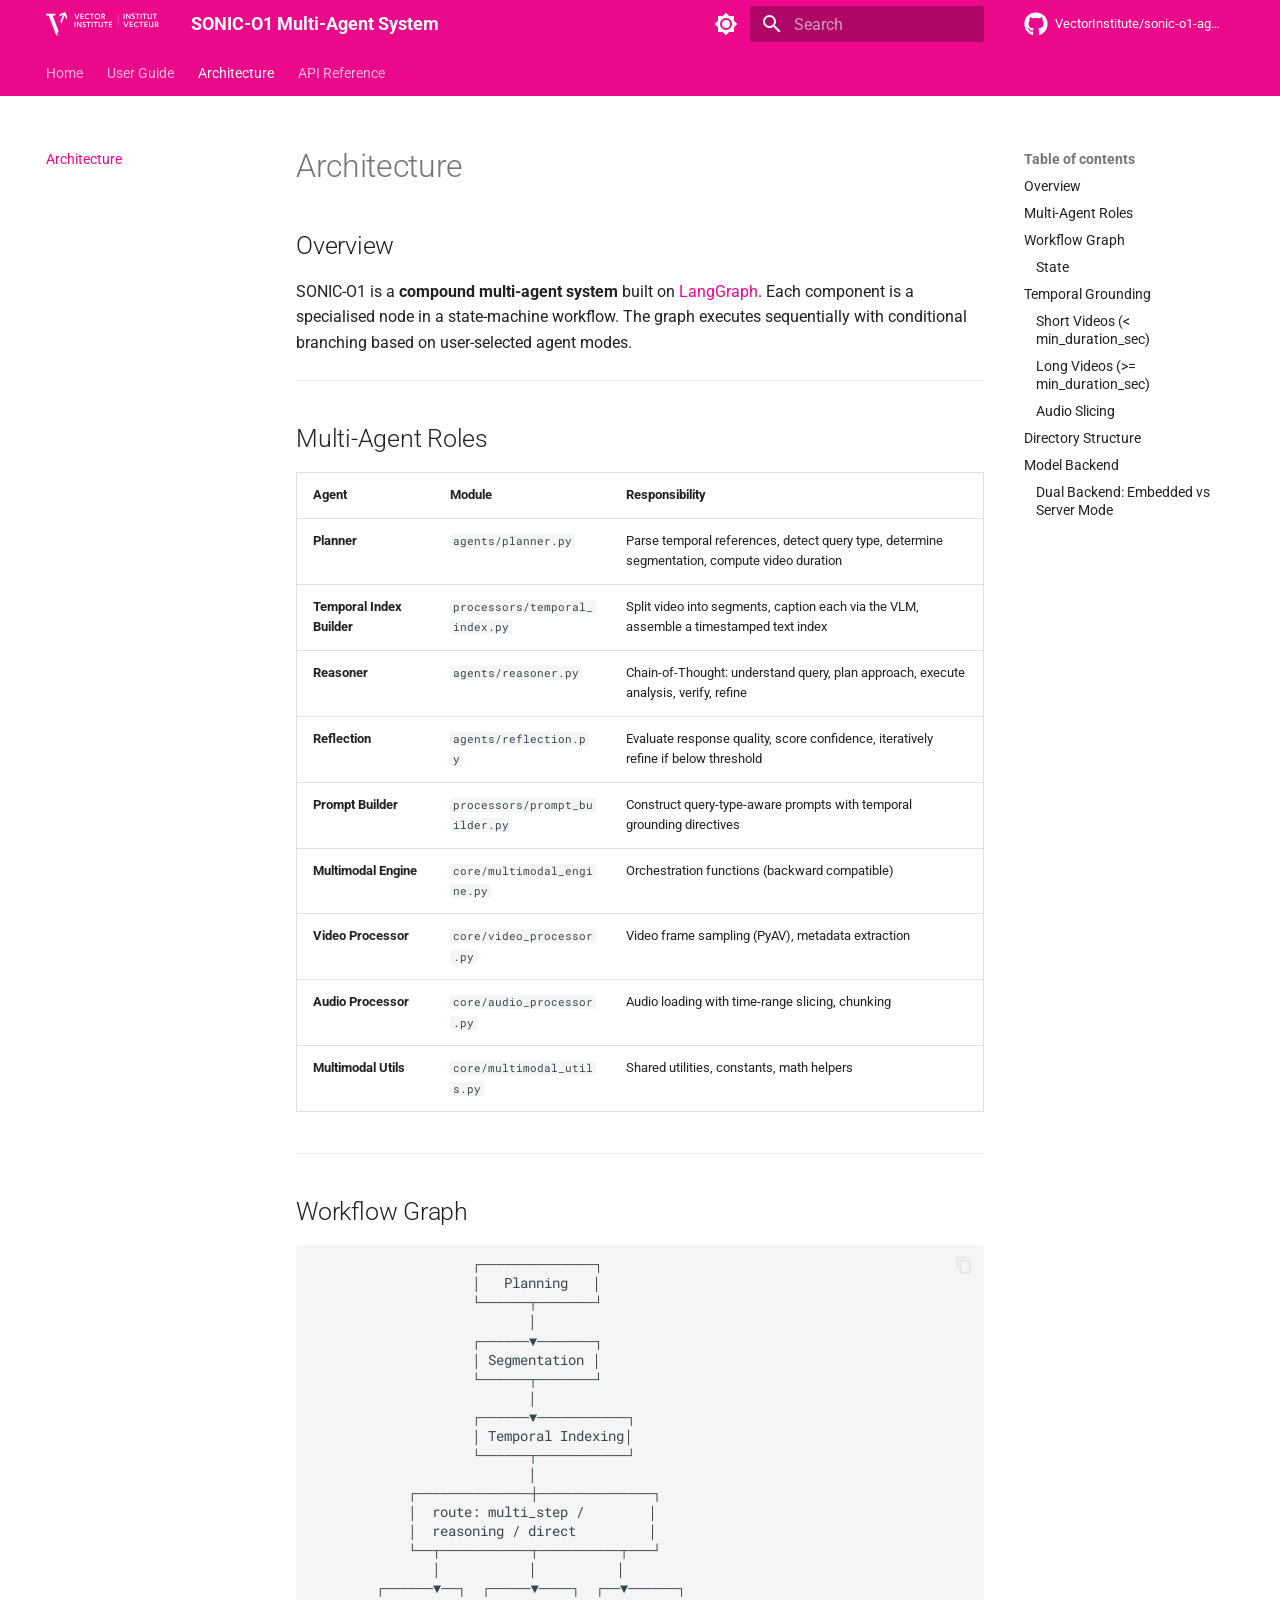
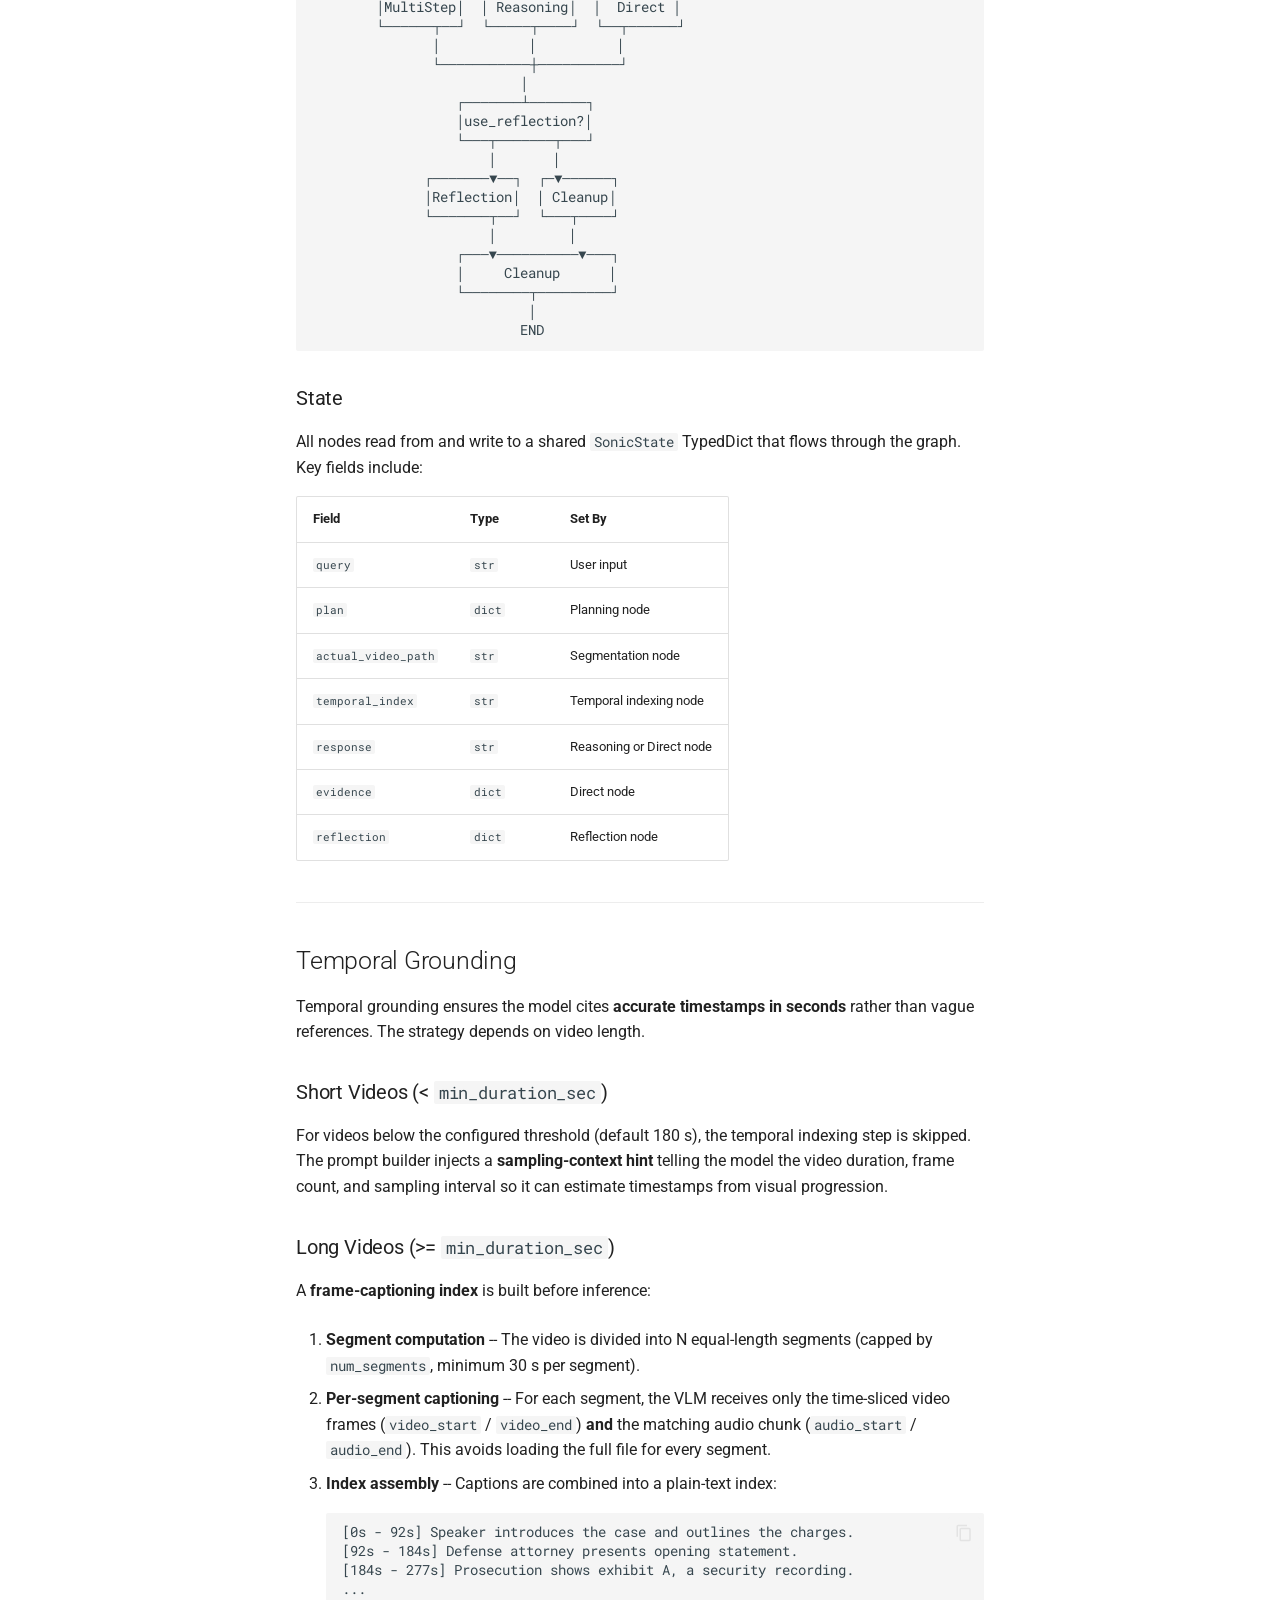
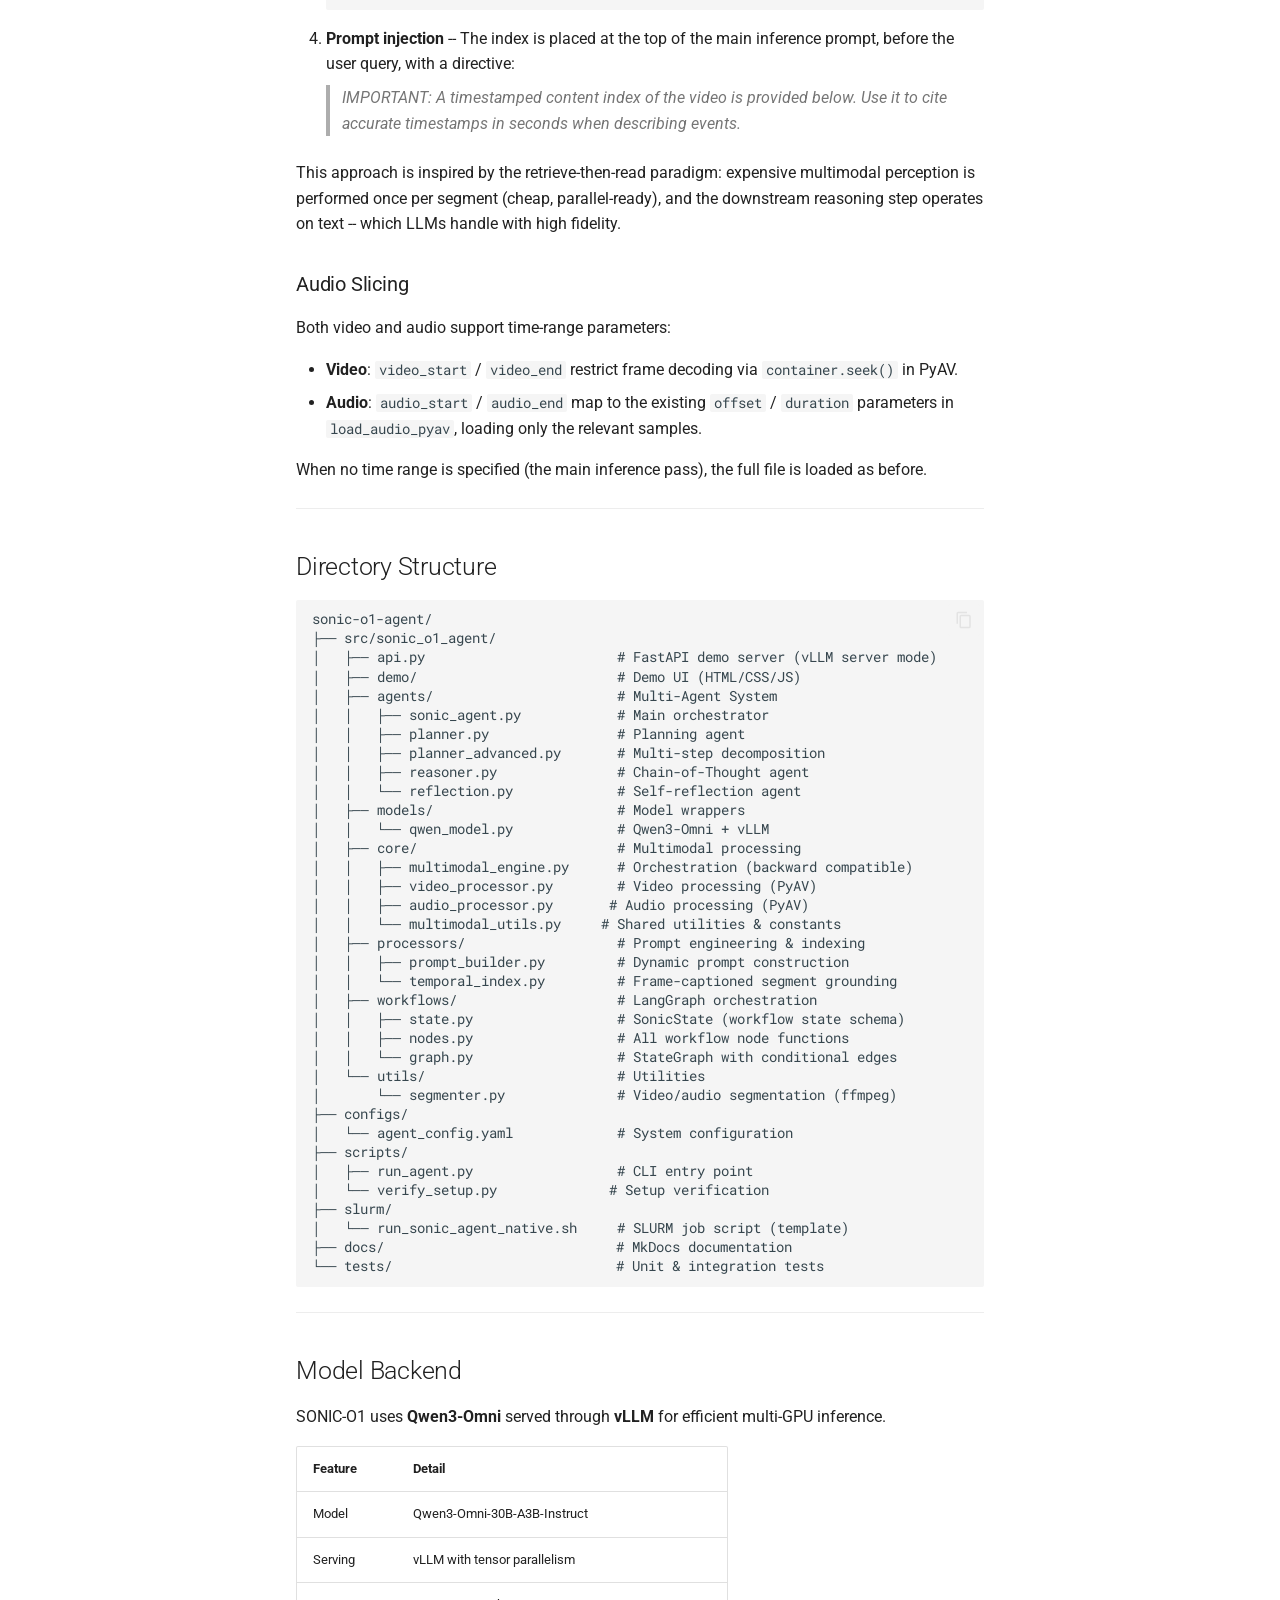
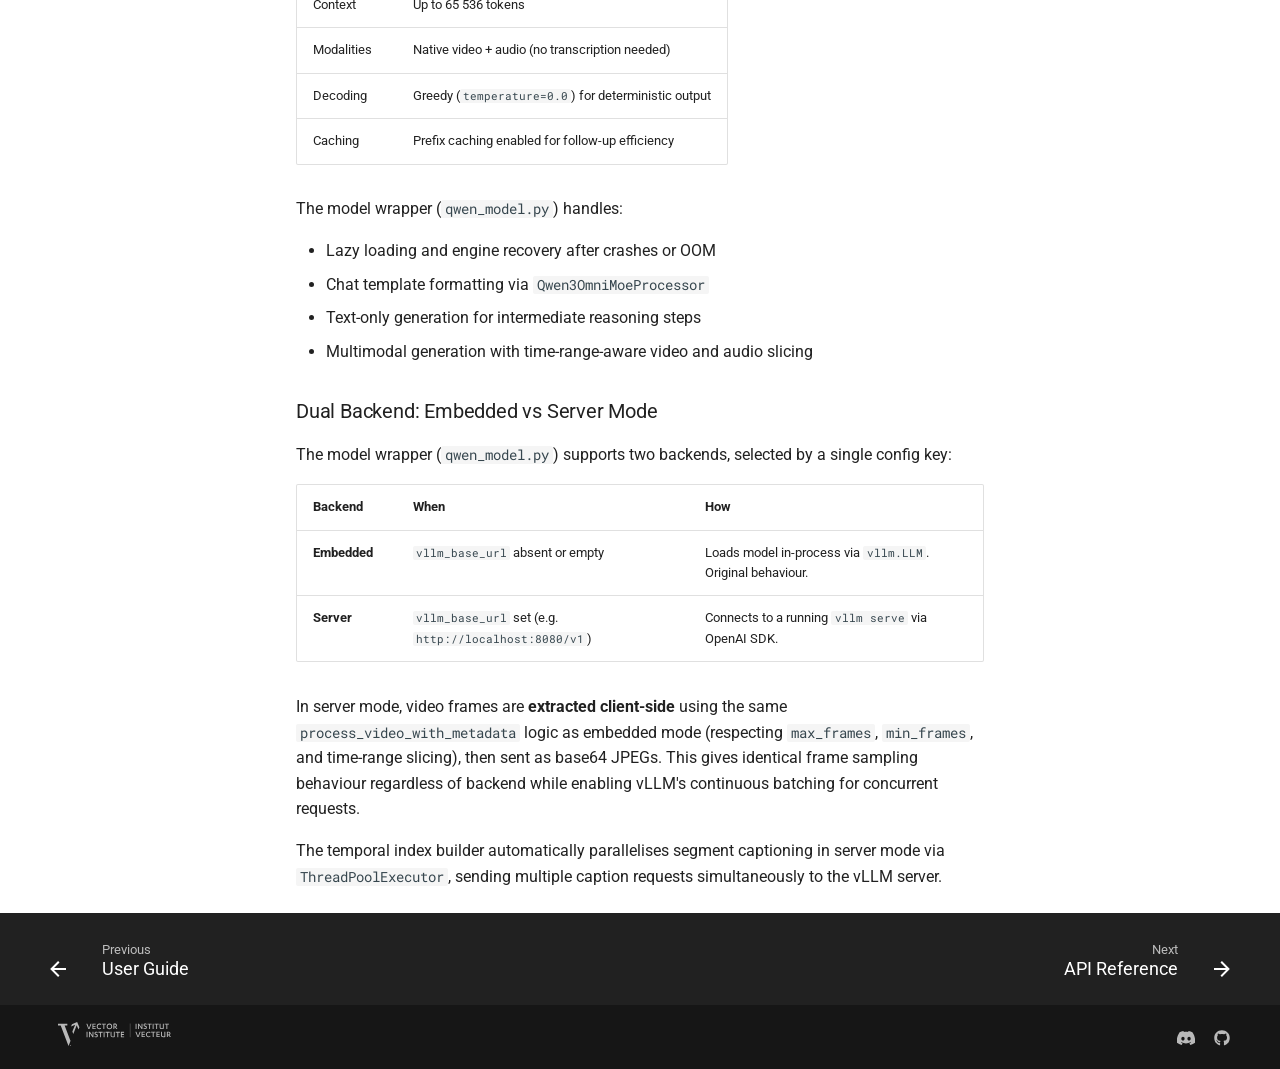
<file: architecture/index.html>
<!doctype html>
<html lang="en" class="no-js">
  <head>
    
      <meta charset="utf-8">
      <meta name="viewport" content="width=device-width,initial-scale=1">
      
      
      
      
        <link rel="prev" href="../user_guide/">
      
      
        <link rel="next" href="../api/">
      
      
        
      
      
      <link rel="icon" href="../assets/favicon-48x48.svg">
      <meta name="generator" content="mkdocs-1.6.1, mkdocs-material-9.7.6">
    
    
      
        <title>Architecture - SONIC-O1 Multi-Agent System</title>
      
    
    
      <link rel="stylesheet" href="../assets/stylesheets/main.484c7ddc.min.css">
      
        
        <link rel="stylesheet" href="../assets/stylesheets/palette.ab4e12ef.min.css">
      
      


    
    
      
    
    
      
        
        
        <link rel="preconnect" href="https://fonts.gstatic.com" crossorigin>
        <link rel="stylesheet" href="https://fonts.googleapis.com/css?family=Roboto:300,300i,400,400i,700,700i%7CRoboto+Mono:400,400i,700,700i&display=fallback">
        <style>:root{--md-text-font:"Roboto";--md-code-font:"Roboto Mono"}</style>
      
    
    
      <link rel="stylesheet" href="../assets/_mkdocstrings.css">
    
      <link rel="stylesheet" href="../stylesheets/extra.css">
    
    <script>__md_scope=new URL("..",location),__md_hash=e=>[...e].reduce(((e,_)=>(e<<5)-e+_.charCodeAt(0)),0),__md_get=(e,_=localStorage,t=__md_scope)=>JSON.parse(_.getItem(t.pathname+"."+e)),__md_set=(e,_,t=localStorage,a=__md_scope)=>{try{t.setItem(a.pathname+"."+e,JSON.stringify(_))}catch(e){}}</script>
    
      

    
    
  </head>
  
  
    
    
      
    
    
    
    
    <body dir="ltr" data-md-color-scheme="default" data-md-color-primary="vector" data-md-color-accent="vector-teal">
  
    
    <input class="md-toggle" data-md-toggle="drawer" type="checkbox" id="__drawer" autocomplete="off">
    <input class="md-toggle" data-md-toggle="search" type="checkbox" id="__search" autocomplete="off">
    <label class="md-overlay" for="__drawer"></label>
    <div data-md-component="skip">
      
        
        <a href="#architecture" class="md-skip">
          Skip to content
        </a>
      
    </div>
    <div data-md-component="announce">
      
    </div>
    
    
      

<header class="md-header" data-md-component="header">
  <nav class="md-header__inner md-grid" aria-label="Header">
    <a href=".." title="SONIC-O1 Multi-Agent System" class="md-header__button md-logo" aria-label="SONIC-O1 Multi-Agent System" data-md-component="logo">
      
<img src="../assets/vector-logo.svg" alt="logo">

    </a>
    <label class="md-header__button md-icon" for="__drawer">
      
      <svg xmlns="http://www.w3.org/2000/svg" viewBox="0 0 24 24"><path d="M3 6h18v2H3zm0 5h18v2H3zm0 5h18v2H3z"/></svg>
    </label>
    <div class="md-header__title" data-md-component="header-title">
      <div class="md-header__ellipsis">
        <div class="md-header__topic">
          <span class="md-ellipsis">
            SONIC-O1 Multi-Agent System
          </span>
        </div>
        <div class="md-header__topic" data-md-component="header-topic">
          <span class="md-ellipsis">
            
              Architecture
            
          </span>
        </div>
      </div>
    </div>
    
      
        <form class="md-header__option" data-md-component="palette">
  
    
    
    
    <input class="md-option" data-md-color-media="(prefers-color-scheme: light)" data-md-color-scheme="default" data-md-color-primary="vector" data-md-color-accent="vector-teal"  aria-label="Switch to dark mode"  type="radio" name="__palette" id="__palette_0">
    
      <label class="md-header__button md-icon" title="Switch to dark mode" for="__palette_1" hidden>
        <svg xmlns="http://www.w3.org/2000/svg" viewBox="0 0 24 24"><path d="M12 8a4 4 0 0 0-4 4 4 4 0 0 0 4 4 4 4 0 0 0 4-4 4 4 0 0 0-4-4m0 10a6 6 0 0 1-6-6 6 6 0 0 1 6-6 6 6 0 0 1 6 6 6 6 0 0 1-6 6m8-9.31V4h-4.69L12 .69 8.69 4H4v4.69L.69 12 4 15.31V20h4.69L12 23.31 15.31 20H20v-4.69L23.31 12z"/></svg>
      </label>
    
  
    
    
    
    <input class="md-option" data-md-color-media="(prefers-color-scheme: dark)" data-md-color-scheme="slate" data-md-color-primary="black" data-md-color-accent="vector-teal"  aria-label="Switch to light mode"  type="radio" name="__palette" id="__palette_1">
    
      <label class="md-header__button md-icon" title="Switch to light mode" for="__palette_0" hidden>
        <svg xmlns="http://www.w3.org/2000/svg" viewBox="0 0 24 24"><path d="M12 18c-.89 0-1.74-.2-2.5-.55C11.56 16.5 13 14.42 13 12s-1.44-4.5-3.5-5.45C10.26 6.2 11.11 6 12 6a6 6 0 0 1 6 6 6 6 0 0 1-6 6m8-9.31V4h-4.69L12 .69 8.69 4H4v4.69L.69 12 4 15.31V20h4.69L12 23.31 15.31 20H20v-4.69L23.31 12z"/></svg>
      </label>
    
  
</form>
      
    
    
      <script>var palette=__md_get("__palette");if(palette&&palette.color){if("(prefers-color-scheme)"===palette.color.media){var media=matchMedia("(prefers-color-scheme: light)"),input=document.querySelector(media.matches?"[data-md-color-media='(prefers-color-scheme: light)']":"[data-md-color-media='(prefers-color-scheme: dark)']");palette.color.media=input.getAttribute("data-md-color-media"),palette.color.scheme=input.getAttribute("data-md-color-scheme"),palette.color.primary=input.getAttribute("data-md-color-primary"),palette.color.accent=input.getAttribute("data-md-color-accent")}for(var[key,value]of Object.entries(palette.color))document.body.setAttribute("data-md-color-"+key,value)}</script>
    
    
    
      
      
        <label class="md-header__button md-icon" for="__search">
          
          <svg xmlns="http://www.w3.org/2000/svg" viewBox="0 0 24 24"><path d="M9.5 3A6.5 6.5 0 0 1 16 9.5c0 1.61-.59 3.09-1.56 4.23l.27.27h.79l5 5-1.5 1.5-5-5v-.79l-.27-.27A6.52 6.52 0 0 1 9.5 16 6.5 6.5 0 0 1 3 9.5 6.5 6.5 0 0 1 9.5 3m0 2C7 5 5 7 5 9.5S7 14 9.5 14 14 12 14 9.5 12 5 9.5 5"/></svg>
        </label>
        <div class="md-search" data-md-component="search" role="dialog">
  <label class="md-search__overlay" for="__search"></label>
  <div class="md-search__inner" role="search">
    <form class="md-search__form" name="search">
      <input type="text" class="md-search__input" name="query" aria-label="Search" placeholder="Search" autocapitalize="off" autocorrect="off" autocomplete="off" spellcheck="false" data-md-component="search-query" required>
      <label class="md-search__icon md-icon" for="__search">
        
        <svg xmlns="http://www.w3.org/2000/svg" viewBox="0 0 24 24"><path d="M9.5 3A6.5 6.5 0 0 1 16 9.5c0 1.61-.59 3.09-1.56 4.23l.27.27h.79l5 5-1.5 1.5-5-5v-.79l-.27-.27A6.52 6.52 0 0 1 9.5 16 6.5 6.5 0 0 1 3 9.5 6.5 6.5 0 0 1 9.5 3m0 2C7 5 5 7 5 9.5S7 14 9.5 14 14 12 14 9.5 12 5 9.5 5"/></svg>
        
        <svg xmlns="http://www.w3.org/2000/svg" viewBox="0 0 24 24"><path d="M20 11v2H8l5.5 5.5-1.42 1.42L4.16 12l7.92-7.92L13.5 5.5 8 11z"/></svg>
      </label>
      <nav class="md-search__options" aria-label="Search">
        
        <button type="reset" class="md-search__icon md-icon" title="Clear" aria-label="Clear" tabindex="-1">
          
          <svg xmlns="http://www.w3.org/2000/svg" viewBox="0 0 24 24"><path d="M19 6.41 17.59 5 12 10.59 6.41 5 5 6.41 10.59 12 5 17.59 6.41 19 12 13.41 17.59 19 19 17.59 13.41 12z"/></svg>
        </button>
      </nav>
      
        <div class="md-search__suggest" data-md-component="search-suggest"></div>
      
    </form>
    <div class="md-search__output">
      <div class="md-search__scrollwrap" tabindex="0" data-md-scrollfix>
        <div class="md-search-result" data-md-component="search-result">
          <div class="md-search-result__meta">
            Initializing search
          </div>
          <ol class="md-search-result__list" role="presentation"></ol>
        </div>
      </div>
    </div>
  </div>
</div>
      
    
    
      <div class="md-header__source">
        <a href="https://github.com/VectorInstitute/sonic-o1-agent" title="Go to repository" class="md-source" data-md-component="source">
  <div class="md-source__icon md-icon">
    
    <svg xmlns="http://www.w3.org/2000/svg" viewBox="0 0 512 512"><!--! Font Awesome Free 7.1.0 by @fontawesome - https://fontawesome.com License - https://fontawesome.com/license/free (Icons: CC BY 4.0, Fonts: SIL OFL 1.1, Code: MIT License) Copyright 2025 Fonticons, Inc.--><path d="M173.9 397.4c0 2-2.3 3.6-5.2 3.6-3.3.3-5.6-1.3-5.6-3.6 0-2 2.3-3.6 5.2-3.6 3-.3 5.6 1.3 5.6 3.6m-31.1-4.5c-.7 2 1.3 4.3 4.3 4.9 2.6 1 5.6 0 6.2-2s-1.3-4.3-4.3-5.2c-2.6-.7-5.5.3-6.2 2.3m44.2-1.7c-2.9.7-4.9 2.6-4.6 4.9.3 2 2.9 3.3 5.9 2.6 2.9-.7 4.9-2.6 4.6-4.6-.3-1.9-3-3.2-5.9-2.9M252.8 8C114.1 8 8 113.3 8 252c0 110.9 69.8 205.8 169.5 239.2 12.8 2.3 17.3-5.6 17.3-12.1 0-6.2-.3-40.4-.3-61.4 0 0-70 15-84.7-29.8 0 0-11.4-29.1-27.8-36.6 0 0-22.9-15.7 1.6-15.4 0 0 24.9 2 38.6 25.8 21.9 38.6 58.6 27.5 72.9 20.9 2.3-16 8.8-27.1 16-33.7-55.9-6.2-112.3-14.3-112.3-110.5 0-27.5 7.6-41.3 23.6-58.9-2.6-6.5-11.1-33.3 2.6-67.9 20.9-6.5 69 27 69 27 20-5.6 41.5-8.5 62.8-8.5s42.8 2.9 62.8 8.5c0 0 48.1-33.6 69-27 13.7 34.7 5.2 61.4 2.6 67.9 16 17.7 25.8 31.5 25.8 58.9 0 96.5-58.9 104.2-114.8 110.5 9.2 7.9 17 22.9 17 46.4 0 33.7-.3 75.4-.3 83.6 0 6.5 4.6 14.4 17.3 12.1C436.2 457.8 504 362.9 504 252 504 113.3 391.5 8 252.8 8M105.2 352.9c-1.3 1-1 3.3.7 5.2 1.6 1.6 3.9 2.3 5.2 1 1.3-1 1-3.3-.7-5.2-1.6-1.6-3.9-2.3-5.2-1m-10.8-8.1c-.7 1.3.3 2.9 2.3 3.9 1.6 1 3.6.7 4.3-.7.7-1.3-.3-2.9-2.3-3.9-2-.6-3.6-.3-4.3.7m32.4 35.6c-1.6 1.3-1 4.3 1.3 6.2 2.3 2.3 5.2 2.6 6.5 1 1.3-1.3.7-4.3-1.3-6.2-2.2-2.3-5.2-2.6-6.5-1m-11.4-14.7c-1.6 1-1.6 3.6 0 5.9s4.3 3.3 5.6 2.3c1.6-1.3 1.6-3.9 0-6.2-1.4-2.3-4-3.3-5.6-2"/></svg>
  </div>
  <div class="md-source__repository">
    VectorInstitute/sonic-o1-agent
  </div>
</a>
      </div>
    
  </nav>
  
</header>
    
    <div class="md-container" data-md-component="container">
      
      
        
          
            
<nav class="md-tabs" aria-label="Tabs" data-md-component="tabs">
  <div class="md-grid">
    <ul class="md-tabs__list">
      
        
  
  
  
  
    <li class="md-tabs__item">
      <a href=".." class="md-tabs__link">
        
  
  
    
  
  Home

      </a>
    </li>
  

      
        
  
  
  
  
    <li class="md-tabs__item">
      <a href="../user_guide/" class="md-tabs__link">
        
  
  
    
  
  User Guide

      </a>
    </li>
  

      
        
  
  
  
    
  
  
    <li class="md-tabs__item md-tabs__item--active">
      <a href="./" class="md-tabs__link">
        
  
  
    
  
  Architecture

      </a>
    </li>
  

      
        
  
  
  
  
    <li class="md-tabs__item">
      <a href="../api/" class="md-tabs__link">
        
  
  
    
  
  API Reference

      </a>
    </li>
  

      
    </ul>
  </div>
</nav>
          
        
      
      <main class="md-main" data-md-component="main">
        <div class="md-main__inner md-grid">
          
            
              
              <div class="md-sidebar md-sidebar--primary" data-md-component="sidebar" data-md-type="navigation" >
                <div class="md-sidebar__scrollwrap">
                  <div class="md-sidebar__inner">
                    


  


<nav class="md-nav md-nav--primary md-nav--lifted" aria-label="Navigation" data-md-level="0">
  <label class="md-nav__title" for="__drawer">
    <a href=".." title="SONIC-O1 Multi-Agent System" class="md-nav__button md-logo" aria-label="SONIC-O1 Multi-Agent System" data-md-component="logo">
      
<img src="../assets/vector-logo.svg" alt="logo">

    </a>
    SONIC-O1 Multi-Agent System
  </label>
  
    <div class="md-nav__source">
      <a href="https://github.com/VectorInstitute/sonic-o1-agent" title="Go to repository" class="md-source" data-md-component="source">
  <div class="md-source__icon md-icon">
    
    <svg xmlns="http://www.w3.org/2000/svg" viewBox="0 0 512 512"><!--! Font Awesome Free 7.1.0 by @fontawesome - https://fontawesome.com License - https://fontawesome.com/license/free (Icons: CC BY 4.0, Fonts: SIL OFL 1.1, Code: MIT License) Copyright 2025 Fonticons, Inc.--><path d="M173.9 397.4c0 2-2.3 3.6-5.2 3.6-3.3.3-5.6-1.3-5.6-3.6 0-2 2.3-3.6 5.2-3.6 3-.3 5.6 1.3 5.6 3.6m-31.1-4.5c-.7 2 1.3 4.3 4.3 4.9 2.6 1 5.6 0 6.2-2s-1.3-4.3-4.3-5.2c-2.6-.7-5.5.3-6.2 2.3m44.2-1.7c-2.9.7-4.9 2.6-4.6 4.9.3 2 2.9 3.3 5.9 2.6 2.9-.7 4.9-2.6 4.6-4.6-.3-1.9-3-3.2-5.9-2.9M252.8 8C114.1 8 8 113.3 8 252c0 110.9 69.8 205.8 169.5 239.2 12.8 2.3 17.3-5.6 17.3-12.1 0-6.2-.3-40.4-.3-61.4 0 0-70 15-84.7-29.8 0 0-11.4-29.1-27.8-36.6 0 0-22.9-15.7 1.6-15.4 0 0 24.9 2 38.6 25.8 21.9 38.6 58.6 27.5 72.9 20.9 2.3-16 8.8-27.1 16-33.7-55.9-6.2-112.3-14.3-112.3-110.5 0-27.5 7.6-41.3 23.6-58.9-2.6-6.5-11.1-33.3 2.6-67.9 20.9-6.5 69 27 69 27 20-5.6 41.5-8.5 62.8-8.5s42.8 2.9 62.8 8.5c0 0 48.1-33.6 69-27 13.7 34.7 5.2 61.4 2.6 67.9 16 17.7 25.8 31.5 25.8 58.9 0 96.5-58.9 104.2-114.8 110.5 9.2 7.9 17 22.9 17 46.4 0 33.7-.3 75.4-.3 83.6 0 6.5 4.6 14.4 17.3 12.1C436.2 457.8 504 362.9 504 252 504 113.3 391.5 8 252.8 8M105.2 352.9c-1.3 1-1 3.3.7 5.2 1.6 1.6 3.9 2.3 5.2 1 1.3-1 1-3.3-.7-5.2-1.6-1.6-3.9-2.3-5.2-1m-10.8-8.1c-.7 1.3.3 2.9 2.3 3.9 1.6 1 3.6.7 4.3-.7.7-1.3-.3-2.9-2.3-3.9-2-.6-3.6-.3-4.3.7m32.4 35.6c-1.6 1.3-1 4.3 1.3 6.2 2.3 2.3 5.2 2.6 6.5 1 1.3-1.3.7-4.3-1.3-6.2-2.2-2.3-5.2-2.6-6.5-1m-11.4-14.7c-1.6 1-1.6 3.6 0 5.9s4.3 3.3 5.6 2.3c1.6-1.3 1.6-3.9 0-6.2-1.4-2.3-4-3.3-5.6-2"/></svg>
  </div>
  <div class="md-source__repository">
    VectorInstitute/sonic-o1-agent
  </div>
</a>
    </div>
  
  <ul class="md-nav__list" data-md-scrollfix>
    
      
      
  
  
  
  
    <li class="md-nav__item">
      <a href=".." class="md-nav__link">
        
  
  
  <span class="md-ellipsis">
    
  
    Home
  

    
  </span>
  
  

      </a>
    </li>
  

    
      
      
  
  
  
  
    <li class="md-nav__item">
      <a href="../user_guide/" class="md-nav__link">
        
  
  
  <span class="md-ellipsis">
    
  
    User Guide
  

    
  </span>
  
  

      </a>
    </li>
  

    
      
      
  
  
    
  
  
  
    <li class="md-nav__item md-nav__item--active">
      
      <input class="md-nav__toggle md-toggle" type="checkbox" id="__toc">
      
      
        
      
      
        <label class="md-nav__link md-nav__link--active" for="__toc">
          
  
  
  <span class="md-ellipsis">
    
  
    Architecture
  

    
  </span>
  
  

          <span class="md-nav__icon md-icon"></span>
        </label>
      
      <a href="./" class="md-nav__link md-nav__link--active">
        
  
  
  <span class="md-ellipsis">
    
  
    Architecture
  

    
  </span>
  
  

      </a>
      
        

<nav class="md-nav md-nav--secondary" aria-label="Table of contents">
  
  
  
    
  
  
    <label class="md-nav__title" for="__toc">
      <span class="md-nav__icon md-icon"></span>
      Table of contents
    </label>
    <ul class="md-nav__list" data-md-component="toc" data-md-scrollfix>
      
        <li class="md-nav__item">
  <a href="#overview" class="md-nav__link">
    <span class="md-ellipsis">
      
        Overview
      
    </span>
  </a>
  
</li>
      
        <li class="md-nav__item">
  <a href="#multi-agent-roles" class="md-nav__link">
    <span class="md-ellipsis">
      
        Multi-Agent Roles
      
    </span>
  </a>
  
</li>
      
        <li class="md-nav__item">
  <a href="#workflow-graph" class="md-nav__link">
    <span class="md-ellipsis">
      
        Workflow Graph
      
    </span>
  </a>
  
    <nav class="md-nav" aria-label="Workflow Graph">
      <ul class="md-nav__list">
        
          <li class="md-nav__item">
  <a href="#state" class="md-nav__link">
    <span class="md-ellipsis">
      
        State
      
    </span>
  </a>
  
</li>
        
      </ul>
    </nav>
  
</li>
      
        <li class="md-nav__item">
  <a href="#temporal-grounding" class="md-nav__link">
    <span class="md-ellipsis">
      
        Temporal Grounding
      
    </span>
  </a>
  
    <nav class="md-nav" aria-label="Temporal Grounding">
      <ul class="md-nav__list">
        
          <li class="md-nav__item">
  <a href="#short-videos-min_duration_sec" class="md-nav__link">
    <span class="md-ellipsis">
      
        Short Videos (&lt; min_duration_sec)
      
    </span>
  </a>
  
</li>
        
          <li class="md-nav__item">
  <a href="#long-videos-min_duration_sec" class="md-nav__link">
    <span class="md-ellipsis">
      
        Long Videos (&gt;= min_duration_sec)
      
    </span>
  </a>
  
</li>
        
          <li class="md-nav__item">
  <a href="#audio-slicing" class="md-nav__link">
    <span class="md-ellipsis">
      
        Audio Slicing
      
    </span>
  </a>
  
</li>
        
      </ul>
    </nav>
  
</li>
      
        <li class="md-nav__item">
  <a href="#directory-structure" class="md-nav__link">
    <span class="md-ellipsis">
      
        Directory Structure
      
    </span>
  </a>
  
</li>
      
        <li class="md-nav__item">
  <a href="#model-backend" class="md-nav__link">
    <span class="md-ellipsis">
      
        Model Backend
      
    </span>
  </a>
  
    <nav class="md-nav" aria-label="Model Backend">
      <ul class="md-nav__list">
        
          <li class="md-nav__item">
  <a href="#dual-backend-embedded-vs-server-mode" class="md-nav__link">
    <span class="md-ellipsis">
      
        Dual Backend: Embedded vs Server Mode
      
    </span>
  </a>
  
</li>
        
      </ul>
    </nav>
  
</li>
      
    </ul>
  
</nav>
      
    </li>
  

    
      
      
  
  
  
  
    <li class="md-nav__item">
      <a href="../api/" class="md-nav__link">
        
  
  
  <span class="md-ellipsis">
    
  
    API Reference
  

    
  </span>
  
  

      </a>
    </li>
  

    
  </ul>
</nav>
                  </div>
                </div>
              </div>
            
            
              
              <div class="md-sidebar md-sidebar--secondary" data-md-component="sidebar" data-md-type="toc" >
                <div class="md-sidebar__scrollwrap">
                  <div class="md-sidebar__inner">
                    

<nav class="md-nav md-nav--secondary" aria-label="Table of contents">
  
  
  
    
  
  
    <label class="md-nav__title" for="__toc">
      <span class="md-nav__icon md-icon"></span>
      Table of contents
    </label>
    <ul class="md-nav__list" data-md-component="toc" data-md-scrollfix>
      
        <li class="md-nav__item">
  <a href="#overview" class="md-nav__link">
    <span class="md-ellipsis">
      
        Overview
      
    </span>
  </a>
  
</li>
      
        <li class="md-nav__item">
  <a href="#multi-agent-roles" class="md-nav__link">
    <span class="md-ellipsis">
      
        Multi-Agent Roles
      
    </span>
  </a>
  
</li>
      
        <li class="md-nav__item">
  <a href="#workflow-graph" class="md-nav__link">
    <span class="md-ellipsis">
      
        Workflow Graph
      
    </span>
  </a>
  
    <nav class="md-nav" aria-label="Workflow Graph">
      <ul class="md-nav__list">
        
          <li class="md-nav__item">
  <a href="#state" class="md-nav__link">
    <span class="md-ellipsis">
      
        State
      
    </span>
  </a>
  
</li>
        
      </ul>
    </nav>
  
</li>
      
        <li class="md-nav__item">
  <a href="#temporal-grounding" class="md-nav__link">
    <span class="md-ellipsis">
      
        Temporal Grounding
      
    </span>
  </a>
  
    <nav class="md-nav" aria-label="Temporal Grounding">
      <ul class="md-nav__list">
        
          <li class="md-nav__item">
  <a href="#short-videos-min_duration_sec" class="md-nav__link">
    <span class="md-ellipsis">
      
        Short Videos (&lt; min_duration_sec)
      
    </span>
  </a>
  
</li>
        
          <li class="md-nav__item">
  <a href="#long-videos-min_duration_sec" class="md-nav__link">
    <span class="md-ellipsis">
      
        Long Videos (&gt;= min_duration_sec)
      
    </span>
  </a>
  
</li>
        
          <li class="md-nav__item">
  <a href="#audio-slicing" class="md-nav__link">
    <span class="md-ellipsis">
      
        Audio Slicing
      
    </span>
  </a>
  
</li>
        
      </ul>
    </nav>
  
</li>
      
        <li class="md-nav__item">
  <a href="#directory-structure" class="md-nav__link">
    <span class="md-ellipsis">
      
        Directory Structure
      
    </span>
  </a>
  
</li>
      
        <li class="md-nav__item">
  <a href="#model-backend" class="md-nav__link">
    <span class="md-ellipsis">
      
        Model Backend
      
    </span>
  </a>
  
    <nav class="md-nav" aria-label="Model Backend">
      <ul class="md-nav__list">
        
          <li class="md-nav__item">
  <a href="#dual-backend-embedded-vs-server-mode" class="md-nav__link">
    <span class="md-ellipsis">
      
        Dual Backend: Embedded vs Server Mode
      
    </span>
  </a>
  
</li>
        
      </ul>
    </nav>
  
</li>
      
    </ul>
  
</nav>
                  </div>
                </div>
              </div>
            
          
          
            <div class="md-content" data-md-component="content">
              
              <article class="md-content__inner md-typeset">
                
                  


  
  


<h1 id="architecture">Architecture<a class="headerlink" href="#architecture" title="Permanent link">&para;</a></h1>
<h2 id="overview">Overview<a class="headerlink" href="#overview" title="Permanent link">&para;</a></h2>
<p>SONIC-O1 is a <strong>compound multi-agent system</strong> built on
<a href="https://github.com/langchain-ai/langgraph">LangGraph</a>. Each component is a
specialised node in a state-machine workflow. The graph executes sequentially
with conditional branching based on user-selected agent modes.</p>
<hr />
<h2 id="multi-agent-roles">Multi-Agent Roles<a class="headerlink" href="#multi-agent-roles" title="Permanent link">&para;</a></h2>
<table>
<thead>
<tr>
<th>Agent</th>
<th>Module</th>
<th>Responsibility</th>
</tr>
</thead>
<tbody>
<tr>
<td><strong>Planner</strong></td>
<td><code>agents/planner.py</code></td>
<td>Parse temporal references, detect query type, determine segmentation, compute video duration</td>
</tr>
<tr>
<td><strong>Temporal Index Builder</strong></td>
<td><code>processors/temporal_index.py</code></td>
<td>Split video into segments, caption each via the VLM, assemble a timestamped text index</td>
</tr>
<tr>
<td><strong>Reasoner</strong></td>
<td><code>agents/reasoner.py</code></td>
<td>Chain-of-Thought: understand query, plan approach, execute analysis, verify, refine</td>
</tr>
<tr>
<td><strong>Reflection</strong></td>
<td><code>agents/reflection.py</code></td>
<td>Evaluate response quality, score confidence, iteratively refine if below threshold</td>
</tr>
<tr>
<td><strong>Prompt Builder</strong></td>
<td><code>processors/prompt_builder.py</code></td>
<td>Construct query-type-aware prompts with temporal grounding directives</td>
</tr>
<tr>
<td><strong>Multimodal Engine</strong></td>
<td><code>core/multimodal_engine.py</code></td>
<td>Orchestration functions (backward compatible)</td>
</tr>
<tr>
<td><strong>Video Processor</strong></td>
<td><code>core/video_processor.py</code></td>
<td>Video frame sampling (PyAV), metadata extraction</td>
</tr>
<tr>
<td><strong>Audio Processor</strong></td>
<td><code>core/audio_processor.py</code></td>
<td>Audio loading with time-range slicing, chunking</td>
</tr>
<tr>
<td><strong>Multimodal Utils</strong></td>
<td><code>core/multimodal_utils.py</code></td>
<td>Shared utilities, constants, math helpers</td>
</tr>
</tbody>
</table>
<hr />
<h2 id="workflow-graph">Workflow Graph<a class="headerlink" href="#workflow-graph" title="Permanent link">&para;</a></h2>
<div class="language-text highlight"><pre><span></span><code><span id="__span-0-1"><a id="__codelineno-0-1" name="__codelineno-0-1" href="#__codelineno-0-1"></a>                    ┌──────────────┐
</span><span id="__span-0-2"><a id="__codelineno-0-2" name="__codelineno-0-2" href="#__codelineno-0-2"></a>                    │   Planning   │
</span><span id="__span-0-3"><a id="__codelineno-0-3" name="__codelineno-0-3" href="#__codelineno-0-3"></a>                    └──────┬───────┘
</span><span id="__span-0-4"><a id="__codelineno-0-4" name="__codelineno-0-4" href="#__codelineno-0-4"></a>                           │
</span><span id="__span-0-5"><a id="__codelineno-0-5" name="__codelineno-0-5" href="#__codelineno-0-5"></a>                    ┌──────▼───────┐
</span><span id="__span-0-6"><a id="__codelineno-0-6" name="__codelineno-0-6" href="#__codelineno-0-6"></a>                    │ Segmentation │
</span><span id="__span-0-7"><a id="__codelineno-0-7" name="__codelineno-0-7" href="#__codelineno-0-7"></a>                    └──────┬───────┘
</span><span id="__span-0-8"><a id="__codelineno-0-8" name="__codelineno-0-8" href="#__codelineno-0-8"></a>                           │
</span><span id="__span-0-9"><a id="__codelineno-0-9" name="__codelineno-0-9" href="#__codelineno-0-9"></a>                    ┌──────▼───────────┐
</span><span id="__span-0-10"><a id="__codelineno-0-10" name="__codelineno-0-10" href="#__codelineno-0-10"></a>                    │ Temporal Indexing│
</span><span id="__span-0-11"><a id="__codelineno-0-11" name="__codelineno-0-11" href="#__codelineno-0-11"></a>                    └──────┬───────────┘
</span><span id="__span-0-12"><a id="__codelineno-0-12" name="__codelineno-0-12" href="#__codelineno-0-12"></a>                           │
</span><span id="__span-0-13"><a id="__codelineno-0-13" name="__codelineno-0-13" href="#__codelineno-0-13"></a>            ┌──────────────┼──────────────┐
</span><span id="__span-0-14"><a id="__codelineno-0-14" name="__codelineno-0-14" href="#__codelineno-0-14"></a>            │  route: multi_step /        │
</span><span id="__span-0-15"><a id="__codelineno-0-15" name="__codelineno-0-15" href="#__codelineno-0-15"></a>            │  reasoning / direct         │
</span><span id="__span-0-16"><a id="__codelineno-0-16" name="__codelineno-0-16" href="#__codelineno-0-16"></a>            └──┬───────────┬──────────┬───┘
</span><span id="__span-0-17"><a id="__codelineno-0-17" name="__codelineno-0-17" href="#__codelineno-0-17"></a>               │           │          │
</span><span id="__span-0-18"><a id="__codelineno-0-18" name="__codelineno-0-18" href="#__codelineno-0-18"></a>        ┌──────▼──┐  ┌─────▼────┐  ┌──▼──────┐
</span><span id="__span-0-19"><a id="__codelineno-0-19" name="__codelineno-0-19" href="#__codelineno-0-19"></a>        │MultiStep│  │ Reasoning│  │  Direct │
</span><span id="__span-0-20"><a id="__codelineno-0-20" name="__codelineno-0-20" href="#__codelineno-0-20"></a>        └──────┬──┘  └─────┬────┘  └──┬──────┘
</span><span id="__span-0-21"><a id="__codelineno-0-21" name="__codelineno-0-21" href="#__codelineno-0-21"></a>               │           │          │
</span><span id="__span-0-22"><a id="__codelineno-0-22" name="__codelineno-0-22" href="#__codelineno-0-22"></a>               └───────────┼──────────┘
</span><span id="__span-0-23"><a id="__codelineno-0-23" name="__codelineno-0-23" href="#__codelineno-0-23"></a>                          │
</span><span id="__span-0-24"><a id="__codelineno-0-24" name="__codelineno-0-24" href="#__codelineno-0-24"></a>                  ┌───────┴───────┐
</span><span id="__span-0-25"><a id="__codelineno-0-25" name="__codelineno-0-25" href="#__codelineno-0-25"></a>                  │use_reflection?│
</span><span id="__span-0-26"><a id="__codelineno-0-26" name="__codelineno-0-26" href="#__codelineno-0-26"></a>                  └───┬───────┬───┘
</span><span id="__span-0-27"><a id="__codelineno-0-27" name="__codelineno-0-27" href="#__codelineno-0-27"></a>                      │       │
</span><span id="__span-0-28"><a id="__codelineno-0-28" name="__codelineno-0-28" href="#__codelineno-0-28"></a>              ┌───────▼──┐  ┌─▼──────┐
</span><span id="__span-0-29"><a id="__codelineno-0-29" name="__codelineno-0-29" href="#__codelineno-0-29"></a>              │Reflection│  │ Cleanup│
</span><span id="__span-0-30"><a id="__codelineno-0-30" name="__codelineno-0-30" href="#__codelineno-0-30"></a>              └───────┬──┘  └───┬────┘
</span><span id="__span-0-31"><a id="__codelineno-0-31" name="__codelineno-0-31" href="#__codelineno-0-31"></a>                      │         │
</span><span id="__span-0-32"><a id="__codelineno-0-32" name="__codelineno-0-32" href="#__codelineno-0-32"></a>                  ┌───▼──────────▼───┐
</span><span id="__span-0-33"><a id="__codelineno-0-33" name="__codelineno-0-33" href="#__codelineno-0-33"></a>                  │     Cleanup      │
</span><span id="__span-0-34"><a id="__codelineno-0-34" name="__codelineno-0-34" href="#__codelineno-0-34"></a>                  └────────┬─────────┘
</span><span id="__span-0-35"><a id="__codelineno-0-35" name="__codelineno-0-35" href="#__codelineno-0-35"></a>                           │
</span><span id="__span-0-36"><a id="__codelineno-0-36" name="__codelineno-0-36" href="#__codelineno-0-36"></a>                          END
</span></code></pre></div>
<h3 id="state">State<a class="headerlink" href="#state" title="Permanent link">&para;</a></h3>
<p>All nodes read from and write to a shared <code>SonicState</code> TypedDict that flows
through the graph. Key fields include:</p>
<table>
<thead>
<tr>
<th>Field</th>
<th>Type</th>
<th>Set By</th>
</tr>
</thead>
<tbody>
<tr>
<td><code>query</code></td>
<td><code>str</code></td>
<td>User input</td>
</tr>
<tr>
<td><code>plan</code></td>
<td><code>dict</code></td>
<td>Planning node</td>
</tr>
<tr>
<td><code>actual_video_path</code></td>
<td><code>str</code></td>
<td>Segmentation node</td>
</tr>
<tr>
<td><code>temporal_index</code></td>
<td><code>str</code></td>
<td>Temporal indexing node</td>
</tr>
<tr>
<td><code>response</code></td>
<td><code>str</code></td>
<td>Reasoning or Direct node</td>
</tr>
<tr>
<td><code>evidence</code></td>
<td><code>dict</code></td>
<td>Direct node</td>
</tr>
<tr>
<td><code>reflection</code></td>
<td><code>dict</code></td>
<td>Reflection node</td>
</tr>
</tbody>
</table>
<hr />
<h2 id="temporal-grounding">Temporal Grounding<a class="headerlink" href="#temporal-grounding" title="Permanent link">&para;</a></h2>
<p>Temporal grounding ensures the model cites <strong>accurate timestamps in seconds</strong>
rather than vague references. The strategy depends on video length.</p>
<h3 id="short-videos-min_duration_sec">Short Videos (&lt; <code>min_duration_sec</code>)<a class="headerlink" href="#short-videos-min_duration_sec" title="Permanent link">&para;</a></h3>
<p>For videos below the configured threshold (default 180 s), the temporal
indexing step is skipped. The prompt builder injects a <strong>sampling-context
hint</strong> telling the model the video duration, frame count, and sampling
interval so it can estimate timestamps from visual progression.</p>
<h3 id="long-videos-min_duration_sec">Long Videos (&gt;= <code>min_duration_sec</code>)<a class="headerlink" href="#long-videos-min_duration_sec" title="Permanent link">&para;</a></h3>
<p>A <strong>frame-captioning index</strong> is built before inference:</p>
<ol>
<li>
<p><strong>Segment computation</strong> -- The video is divided into N equal-length
   segments (capped by <code>num_segments</code>, minimum 30 s per segment).</p>
</li>
<li>
<p><strong>Per-segment captioning</strong> -- For each segment, the VLM receives only
   the time-sliced video frames (<code>video_start</code> / <code>video_end</code>) <strong>and</strong> the
   matching audio chunk (<code>audio_start</code> / <code>audio_end</code>). This avoids loading
   the full file for every segment.</p>
</li>
<li>
<p><strong>Index assembly</strong> -- Captions are combined into a plain-text index:</p>
<div class="language-text highlight"><pre><span></span><code><span id="__span-1-1"><a id="__codelineno-1-1" name="__codelineno-1-1" href="#__codelineno-1-1"></a>[0s - 92s] Speaker introduces the case and outlines the charges.
</span><span id="__span-1-2"><a id="__codelineno-1-2" name="__codelineno-1-2" href="#__codelineno-1-2"></a>[92s - 184s] Defense attorney presents opening statement.
</span><span id="__span-1-3"><a id="__codelineno-1-3" name="__codelineno-1-3" href="#__codelineno-1-3"></a>[184s - 277s] Prosecution shows exhibit A, a security recording.
</span><span id="__span-1-4"><a id="__codelineno-1-4" name="__codelineno-1-4" href="#__codelineno-1-4"></a>...
</span></code></pre></div>
</li>
<li>
<p><strong>Prompt injection</strong> -- The index is placed at the top of the main
   inference prompt, before the user query, with a directive:</p>
<blockquote>
<p><em>IMPORTANT: A timestamped content index of the video is provided
below. Use it to cite accurate timestamps in seconds when describing
events.</em></p>
</blockquote>
</li>
</ol>
<p>This approach is inspired by the retrieve-then-read paradigm: expensive
multimodal perception is performed once per segment (cheap, parallel-ready),
and the downstream reasoning step operates on text -- which LLMs handle
with high fidelity.</p>
<h3 id="audio-slicing">Audio Slicing<a class="headerlink" href="#audio-slicing" title="Permanent link">&para;</a></h3>
<p>Both video and audio support time-range parameters:</p>
<ul>
<li><strong>Video</strong>: <code>video_start</code> / <code>video_end</code> restrict frame decoding via
  <code>container.seek()</code> in PyAV.</li>
<li><strong>Audio</strong>: <code>audio_start</code> / <code>audio_end</code> map to the existing <code>offset</code> /
  <code>duration</code> parameters in <code>load_audio_pyav</code>, loading only the relevant
  samples.</li>
</ul>
<p>When no time range is specified (the main inference pass), the full file
is loaded as before.</p>
<hr />
<h2 id="directory-structure">Directory Structure<a class="headerlink" href="#directory-structure" title="Permanent link">&para;</a></h2>
<div class="language-text highlight"><pre><span></span><code><span id="__span-2-1"><a id="__codelineno-2-1" name="__codelineno-2-1" href="#__codelineno-2-1"></a>sonic-o1-agent/
</span><span id="__span-2-2"><a id="__codelineno-2-2" name="__codelineno-2-2" href="#__codelineno-2-2"></a>├── src/sonic_o1_agent/
</span><span id="__span-2-3"><a id="__codelineno-2-3" name="__codelineno-2-3" href="#__codelineno-2-3"></a>│   ├── api.py                        # FastAPI demo server (vLLM server mode)
</span><span id="__span-2-4"><a id="__codelineno-2-4" name="__codelineno-2-4" href="#__codelineno-2-4"></a>│   ├── demo/                         # Demo UI (HTML/CSS/JS)
</span><span id="__span-2-5"><a id="__codelineno-2-5" name="__codelineno-2-5" href="#__codelineno-2-5"></a>│   ├── agents/                       # Multi-Agent System
</span><span id="__span-2-6"><a id="__codelineno-2-6" name="__codelineno-2-6" href="#__codelineno-2-6"></a>│   │   ├── sonic_agent.py            # Main orchestrator
</span><span id="__span-2-7"><a id="__codelineno-2-7" name="__codelineno-2-7" href="#__codelineno-2-7"></a>│   │   ├── planner.py                # Planning agent
</span><span id="__span-2-8"><a id="__codelineno-2-8" name="__codelineno-2-8" href="#__codelineno-2-8"></a>│   │   ├── planner_advanced.py       # Multi-step decomposition
</span><span id="__span-2-9"><a id="__codelineno-2-9" name="__codelineno-2-9" href="#__codelineno-2-9"></a>│   │   ├── reasoner.py               # Chain-of-Thought agent
</span><span id="__span-2-10"><a id="__codelineno-2-10" name="__codelineno-2-10" href="#__codelineno-2-10"></a>│   │   └── reflection.py             # Self-reflection agent
</span><span id="__span-2-11"><a id="__codelineno-2-11" name="__codelineno-2-11" href="#__codelineno-2-11"></a>│   ├── models/                       # Model wrappers
</span><span id="__span-2-12"><a id="__codelineno-2-12" name="__codelineno-2-12" href="#__codelineno-2-12"></a>│   │   └── qwen_model.py             # Qwen3-Omni + vLLM
</span><span id="__span-2-13"><a id="__codelineno-2-13" name="__codelineno-2-13" href="#__codelineno-2-13"></a>│   ├── core/                         # Multimodal processing
</span><span id="__span-2-14"><a id="__codelineno-2-14" name="__codelineno-2-14" href="#__codelineno-2-14"></a>│   │   ├── multimodal_engine.py      # Orchestration (backward compatible)
</span><span id="__span-2-15"><a id="__codelineno-2-15" name="__codelineno-2-15" href="#__codelineno-2-15"></a>│   │   ├── video_processor.py        # Video processing (PyAV)
</span><span id="__span-2-16"><a id="__codelineno-2-16" name="__codelineno-2-16" href="#__codelineno-2-16"></a>│   │   ├── audio_processor.py       # Audio processing (PyAV)
</span><span id="__span-2-17"><a id="__codelineno-2-17" name="__codelineno-2-17" href="#__codelineno-2-17"></a>│   │   └── multimodal_utils.py     # Shared utilities &amp; constants
</span><span id="__span-2-18"><a id="__codelineno-2-18" name="__codelineno-2-18" href="#__codelineno-2-18"></a>│   ├── processors/                   # Prompt engineering &amp; indexing
</span><span id="__span-2-19"><a id="__codelineno-2-19" name="__codelineno-2-19" href="#__codelineno-2-19"></a>│   │   ├── prompt_builder.py         # Dynamic prompt construction
</span><span id="__span-2-20"><a id="__codelineno-2-20" name="__codelineno-2-20" href="#__codelineno-2-20"></a>│   │   └── temporal_index.py         # Frame-captioned segment grounding
</span><span id="__span-2-21"><a id="__codelineno-2-21" name="__codelineno-2-21" href="#__codelineno-2-21"></a>│   ├── workflows/                    # LangGraph orchestration
</span><span id="__span-2-22"><a id="__codelineno-2-22" name="__codelineno-2-22" href="#__codelineno-2-22"></a>│   │   ├── state.py                  # SonicState (workflow state schema)
</span><span id="__span-2-23"><a id="__codelineno-2-23" name="__codelineno-2-23" href="#__codelineno-2-23"></a>│   │   ├── nodes.py                  # All workflow node functions
</span><span id="__span-2-24"><a id="__codelineno-2-24" name="__codelineno-2-24" href="#__codelineno-2-24"></a>│   │   └── graph.py                  # StateGraph with conditional edges
</span><span id="__span-2-25"><a id="__codelineno-2-25" name="__codelineno-2-25" href="#__codelineno-2-25"></a>│   └── utils/                        # Utilities
</span><span id="__span-2-26"><a id="__codelineno-2-26" name="__codelineno-2-26" href="#__codelineno-2-26"></a>│       └── segmenter.py              # Video/audio segmentation (ffmpeg)
</span><span id="__span-2-27"><a id="__codelineno-2-27" name="__codelineno-2-27" href="#__codelineno-2-27"></a>├── configs/
</span><span id="__span-2-28"><a id="__codelineno-2-28" name="__codelineno-2-28" href="#__codelineno-2-28"></a>│   └── agent_config.yaml             # System configuration
</span><span id="__span-2-29"><a id="__codelineno-2-29" name="__codelineno-2-29" href="#__codelineno-2-29"></a>├── scripts/
</span><span id="__span-2-30"><a id="__codelineno-2-30" name="__codelineno-2-30" href="#__codelineno-2-30"></a>│   ├── run_agent.py                  # CLI entry point
</span><span id="__span-2-31"><a id="__codelineno-2-31" name="__codelineno-2-31" href="#__codelineno-2-31"></a>│   └── verify_setup.py              # Setup verification
</span><span id="__span-2-32"><a id="__codelineno-2-32" name="__codelineno-2-32" href="#__codelineno-2-32"></a>├── slurm/
</span><span id="__span-2-33"><a id="__codelineno-2-33" name="__codelineno-2-33" href="#__codelineno-2-33"></a>│   └── run_sonic_agent_native.sh     # SLURM job script (template)
</span><span id="__span-2-34"><a id="__codelineno-2-34" name="__codelineno-2-34" href="#__codelineno-2-34"></a>├── docs/                             # MkDocs documentation
</span><span id="__span-2-35"><a id="__codelineno-2-35" name="__codelineno-2-35" href="#__codelineno-2-35"></a>└── tests/                            # Unit &amp; integration tests
</span></code></pre></div>
<hr />
<h2 id="model-backend">Model Backend<a class="headerlink" href="#model-backend" title="Permanent link">&para;</a></h2>
<p>SONIC-O1 uses <strong>Qwen3-Omni</strong> served through <strong>vLLM</strong> for efficient
multi-GPU inference.</p>
<table>
<thead>
<tr>
<th>Feature</th>
<th>Detail</th>
</tr>
</thead>
<tbody>
<tr>
<td>Model</td>
<td>Qwen3-Omni-30B-A3B-Instruct</td>
</tr>
<tr>
<td>Serving</td>
<td>vLLM with tensor parallelism</td>
</tr>
<tr>
<td>Context</td>
<td>Up to 65 536 tokens</td>
</tr>
<tr>
<td>Modalities</td>
<td>Native video + audio (no transcription needed)</td>
</tr>
<tr>
<td>Decoding</td>
<td>Greedy (<code>temperature=0.0</code>) for deterministic output</td>
</tr>
<tr>
<td>Caching</td>
<td>Prefix caching enabled for follow-up efficiency</td>
</tr>
</tbody>
</table>
<p>The model wrapper (<code>qwen_model.py</code>) handles:</p>
<ul>
<li>Lazy loading and engine recovery after crashes or OOM</li>
<li>Chat template formatting via <code>Qwen3OmniMoeProcessor</code></li>
<li>Text-only generation for intermediate reasoning steps</li>
<li>Multimodal generation with time-range-aware video and audio slicing</li>
</ul>
<h3 id="dual-backend-embedded-vs-server-mode">Dual Backend: Embedded vs Server Mode<a class="headerlink" href="#dual-backend-embedded-vs-server-mode" title="Permanent link">&para;</a></h3>
<p>The model wrapper (<code>qwen_model.py</code>) supports two backends, selected by a
single config key:</p>
<table>
<thead>
<tr>
<th>Backend</th>
<th>When</th>
<th>How</th>
</tr>
</thead>
<tbody>
<tr>
<td><strong>Embedded</strong></td>
<td><code>vllm_base_url</code> absent or empty</td>
<td>Loads model in-process via <code>vllm.LLM</code>. Original behaviour.</td>
</tr>
<tr>
<td><strong>Server</strong></td>
<td><code>vllm_base_url</code> set (e.g. <code>http://localhost:8080/v1</code>)</td>
<td>Connects to a running <code>vllm serve</code> via OpenAI SDK.</td>
</tr>
</tbody>
</table>
<p>In server mode, video frames are <strong>extracted client-side</strong> using the same
<code>process_video_with_metadata</code> logic as embedded mode (respecting
<code>max_frames</code>, <code>min_frames</code>, and time-range slicing), then sent as base64
JPEGs. This gives identical frame sampling behaviour regardless of backend
while enabling vLLM's continuous batching for concurrent requests.</p>
<p>The temporal index builder automatically parallelises segment captioning
in server mode via <code>ThreadPoolExecutor</code>, sending multiple caption requests
simultaneously to the vLLM server.</p>












                
              </article>
            </div>
          
          
<script>var target=document.getElementById(location.hash.slice(1));target&&target.name&&(target.checked=target.name.startsWith("__tabbed_"))</script>
        </div>
        
          <button type="button" class="md-top md-icon" data-md-component="top" hidden>
  
  <svg xmlns="http://www.w3.org/2000/svg" viewBox="0 0 24 24"><path d="M13 20h-2V8l-5.5 5.5-1.42-1.42L12 4.16l7.92 7.92-1.42 1.42L13 8z"/></svg>
  Back to top
</button>
        
      </main>
      
        <footer class="md-footer">
  
    
      
      <nav class="md-footer__inner md-grid" aria-label="Footer" >
        
          
          <a href="../user_guide/" class="md-footer__link md-footer__link--prev" aria-label="Previous: User Guide">
            <div class="md-footer__button md-icon">
              
              <svg xmlns="http://www.w3.org/2000/svg" viewBox="0 0 24 24"><path d="M20 11v2H8l5.5 5.5-1.42 1.42L4.16 12l7.92-7.92L13.5 5.5 8 11z"/></svg>
            </div>
            <div class="md-footer__title">
              <span class="md-footer__direction">
                Previous
              </span>
              <div class="md-ellipsis">
                User Guide
              </div>
            </div>
          </a>
        
        
          
          <a href="../api/" class="md-footer__link md-footer__link--next" aria-label="Next: API Reference">
            <div class="md-footer__title">
              <span class="md-footer__direction">
                Next
              </span>
              <div class="md-ellipsis">
                API Reference
              </div>
            </div>
            <div class="md-footer__button md-icon">
              
              <svg xmlns="http://www.w3.org/2000/svg" viewBox="0 0 24 24"><path d="M4 11v2h12l-5.5 5.5 1.42 1.42L19.84 12l-7.92-7.92L10.5 5.5 16 11z"/></svg>
            </div>
          </a>
        
      </nav>
    
  
  <div class="md-footer-meta md-typeset">
    <div class="md-footer-meta__inner md-grid">
      <div class="md-copyright">
  <div class="md-footer-vector">
    <a href="https://vectorinstitute.ai" target="_blank" rel="noopener">
      <img
        src="../assets/vector-logo.svg"
        alt="Vector Institute Logo"
        height="24"
      />
    </a>
  </div>
   
</div>
      
        
<div class="md-social">
  
    
    
    
    
    <a href="404.html" target="_blank" rel="noopener" title="" class="md-social__link">
      <svg xmlns="http://www.w3.org/2000/svg" viewBox="0 0 576 512"><!--! Font Awesome Free 7.1.0 by @fontawesome - https://fontawesome.com License - https://fontawesome.com/license/free (Icons: CC BY 4.0, Fonts: SIL OFL 1.1, Code: MIT License) Copyright 2025 Fonticons, Inc.--><path d="M492.5 69.8c-.2-.3-.4-.6-.8-.7-38.1-17.5-78.4-30-119.7-37.1-.4-.1-.8 0-1.1.1s-.6.4-.8.8c-5.5 9.9-10.5 20.2-14.9 30.6-44.6-6.8-89.9-6.8-134.4 0-4.5-10.5-9.5-20.7-15.1-30.6-.2-.3-.5-.6-.8-.8s-.7-.2-1.1-.2C162.5 39 122.2 51.5 84.1 69c-.3.1-.6.4-.8.7C7.1 183.5-13.8 294.6-3.6 404.2c0 .3.1.5.2.8s.3.4.5.6c44.4 32.9 94 58 146.8 74.2.4.1.8.1 1.1 0s.7-.4.9-.7c11.3-15.4 21.4-31.8 30-48.8.1-.2.2-.5.2-.8s0-.5-.1-.8-.2-.5-.4-.6-.4-.3-.7-.4c-15.8-6.1-31.2-13.4-45.9-21.9-.3-.2-.5-.4-.7-.6s-.3-.6-.3-.9 0-.6.2-.9.3-.5.6-.7c3.1-2.3 6.2-4.7 9.1-7.1.3-.2.6-.4.9-.4s.7 0 1 .1c96.2 43.9 200.4 43.9 295.5 0 .3-.1.7-.2 1-.2s.7.2.9.4c2.9 2.4 6 4.9 9.1 7.2.2.2.4.4.6.7s.2.6.2.9-.1.6-.3.9-.4.5-.6.6c-14.7 8.6-30 15.9-45.9 21.8-.2.1-.5.2-.7.4s-.3.4-.4.7-.1.5-.1.8.1.5.2.8c8.8 17 18.8 33.3 30 48.8.2.3.6.6.9.7s.8.1 1.1 0c52.9-16.2 102.6-41.3 147.1-74.2.2-.2.4-.4.5-.6s.2-.5.2-.8c12.3-126.8-20.5-236.9-86.9-334.5zm-302 267.7c-29 0-52.8-26.6-52.8-59.2s23.4-59.2 52.8-59.2c29.7 0 53.3 26.8 52.8 59.2 0 32.7-23.4 59.2-52.8 59.2m195.4 0c-29 0-52.8-26.6-52.8-59.2s23.4-59.2 52.8-59.2c29.7 0 53.3 26.8 52.8 59.2 0 32.7-23.2 59.2-52.8 59.2"/></svg>
    </a>
  
    
    
    
    
      
      
    
    <a href="https://github.com/VectorInstitute/sonic-o1-agent" target="_blank" rel="noopener" title="github.com" class="md-social__link">
      <svg xmlns="http://www.w3.org/2000/svg" viewBox="0 0 512 512"><!--! Font Awesome Free 7.1.0 by @fontawesome - https://fontawesome.com License - https://fontawesome.com/license/free (Icons: CC BY 4.0, Fonts: SIL OFL 1.1, Code: MIT License) Copyright 2025 Fonticons, Inc.--><path d="M173.9 397.4c0 2-2.3 3.6-5.2 3.6-3.3.3-5.6-1.3-5.6-3.6 0-2 2.3-3.6 5.2-3.6 3-.3 5.6 1.3 5.6 3.6m-31.1-4.5c-.7 2 1.3 4.3 4.3 4.9 2.6 1 5.6 0 6.2-2s-1.3-4.3-4.3-5.2c-2.6-.7-5.5.3-6.2 2.3m44.2-1.7c-2.9.7-4.9 2.6-4.6 4.9.3 2 2.9 3.3 5.9 2.6 2.9-.7 4.9-2.6 4.6-4.6-.3-1.9-3-3.2-5.9-2.9M252.8 8C114.1 8 8 113.3 8 252c0 110.9 69.8 205.8 169.5 239.2 12.8 2.3 17.3-5.6 17.3-12.1 0-6.2-.3-40.4-.3-61.4 0 0-70 15-84.7-29.8 0 0-11.4-29.1-27.8-36.6 0 0-22.9-15.7 1.6-15.4 0 0 24.9 2 38.6 25.8 21.9 38.6 58.6 27.5 72.9 20.9 2.3-16 8.8-27.1 16-33.7-55.9-6.2-112.3-14.3-112.3-110.5 0-27.5 7.6-41.3 23.6-58.9-2.6-6.5-11.1-33.3 2.6-67.9 20.9-6.5 69 27 69 27 20-5.6 41.5-8.5 62.8-8.5s42.8 2.9 62.8 8.5c0 0 48.1-33.6 69-27 13.7 34.7 5.2 61.4 2.6 67.9 16 17.7 25.8 31.5 25.8 58.9 0 96.5-58.9 104.2-114.8 110.5 9.2 7.9 17 22.9 17 46.4 0 33.7-.3 75.4-.3 83.6 0 6.5 4.6 14.4 17.3 12.1C436.2 457.8 504 362.9 504 252 504 113.3 391.5 8 252.8 8M105.2 352.9c-1.3 1-1 3.3.7 5.2 1.6 1.6 3.9 2.3 5.2 1 1.3-1 1-3.3-.7-5.2-1.6-1.6-3.9-2.3-5.2-1m-10.8-8.1c-.7 1.3.3 2.9 2.3 3.9 1.6 1 3.6.7 4.3-.7.7-1.3-.3-2.9-2.3-3.9-2-.6-3.6-.3-4.3.7m32.4 35.6c-1.6 1.3-1 4.3 1.3 6.2 2.3 2.3 5.2 2.6 6.5 1 1.3-1.3.7-4.3-1.3-6.2-2.2-2.3-5.2-2.6-6.5-1m-11.4-14.7c-1.6 1-1.6 3.6 0 5.9s4.3 3.3 5.6 2.3c1.6-1.3 1.6-3.9 0-6.2-1.4-2.3-4-3.3-5.6-2"/></svg>
    </a>
  
</div>
      
    </div>
  </div>
</footer>
      
    </div>
    <div class="md-dialog" data-md-component="dialog">
      <div class="md-dialog__inner md-typeset"></div>
    </div>
    
    
    
      
      
      <script id="__config" type="application/json">{"annotate": null, "base": "..", "features": ["content.code.annotate", "content.code.copy", "navigation.footer", "navigation.indexes", "navigation.instant", "navigation.tabs", "navigation.top", "search.suggest", "search.highlight", "toc.follow"], "search": "../assets/javascripts/workers/search.2c215733.min.js", "tags": null, "translations": {"clipboard.copied": "Copied to clipboard", "clipboard.copy": "Copy to clipboard", "search.result.more.one": "1 more on this page", "search.result.more.other": "# more on this page", "search.result.none": "No matching documents", "search.result.one": "1 matching document", "search.result.other": "# matching documents", "search.result.placeholder": "Type to start searching", "search.result.term.missing": "Missing", "select.version": "Select version"}, "version": null}</script>
    
    
      <script src="../assets/javascripts/bundle.79ae519e.min.js"></script>
      
    
  </body>
</html>
</file>
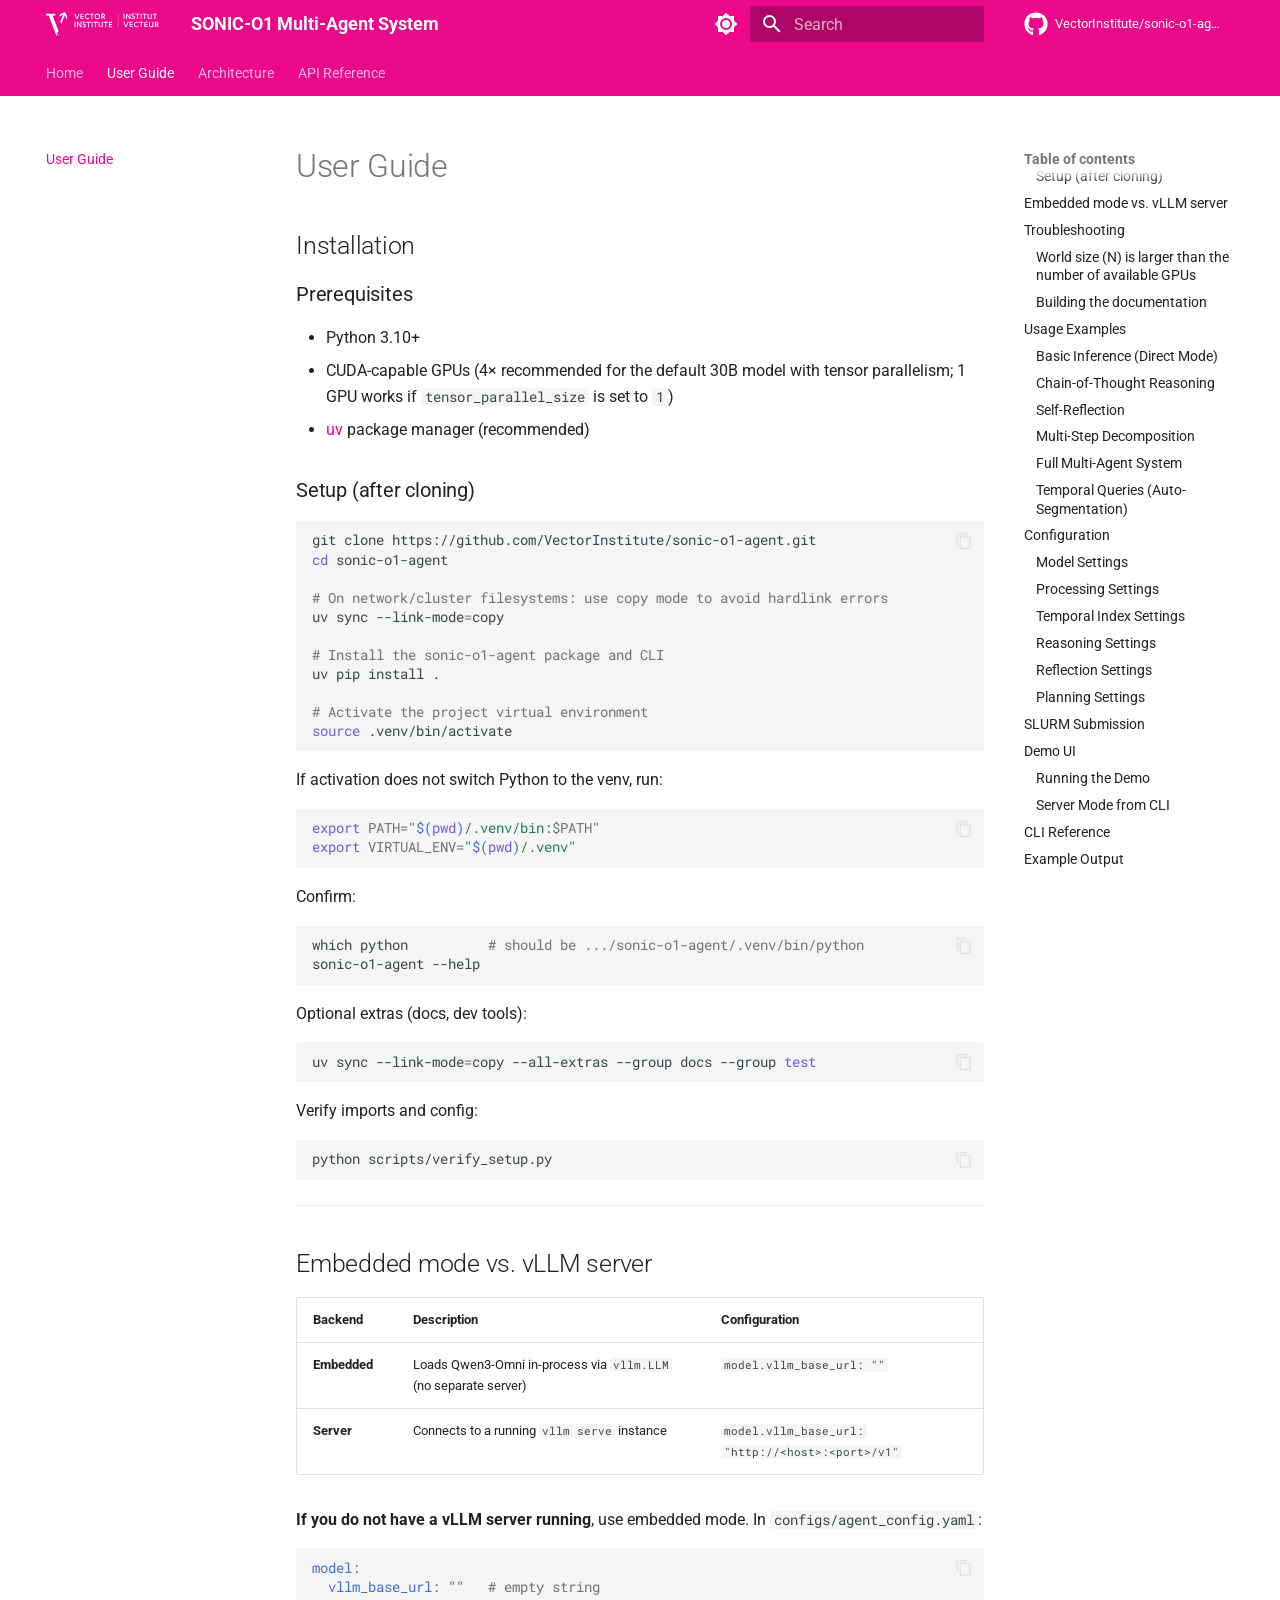
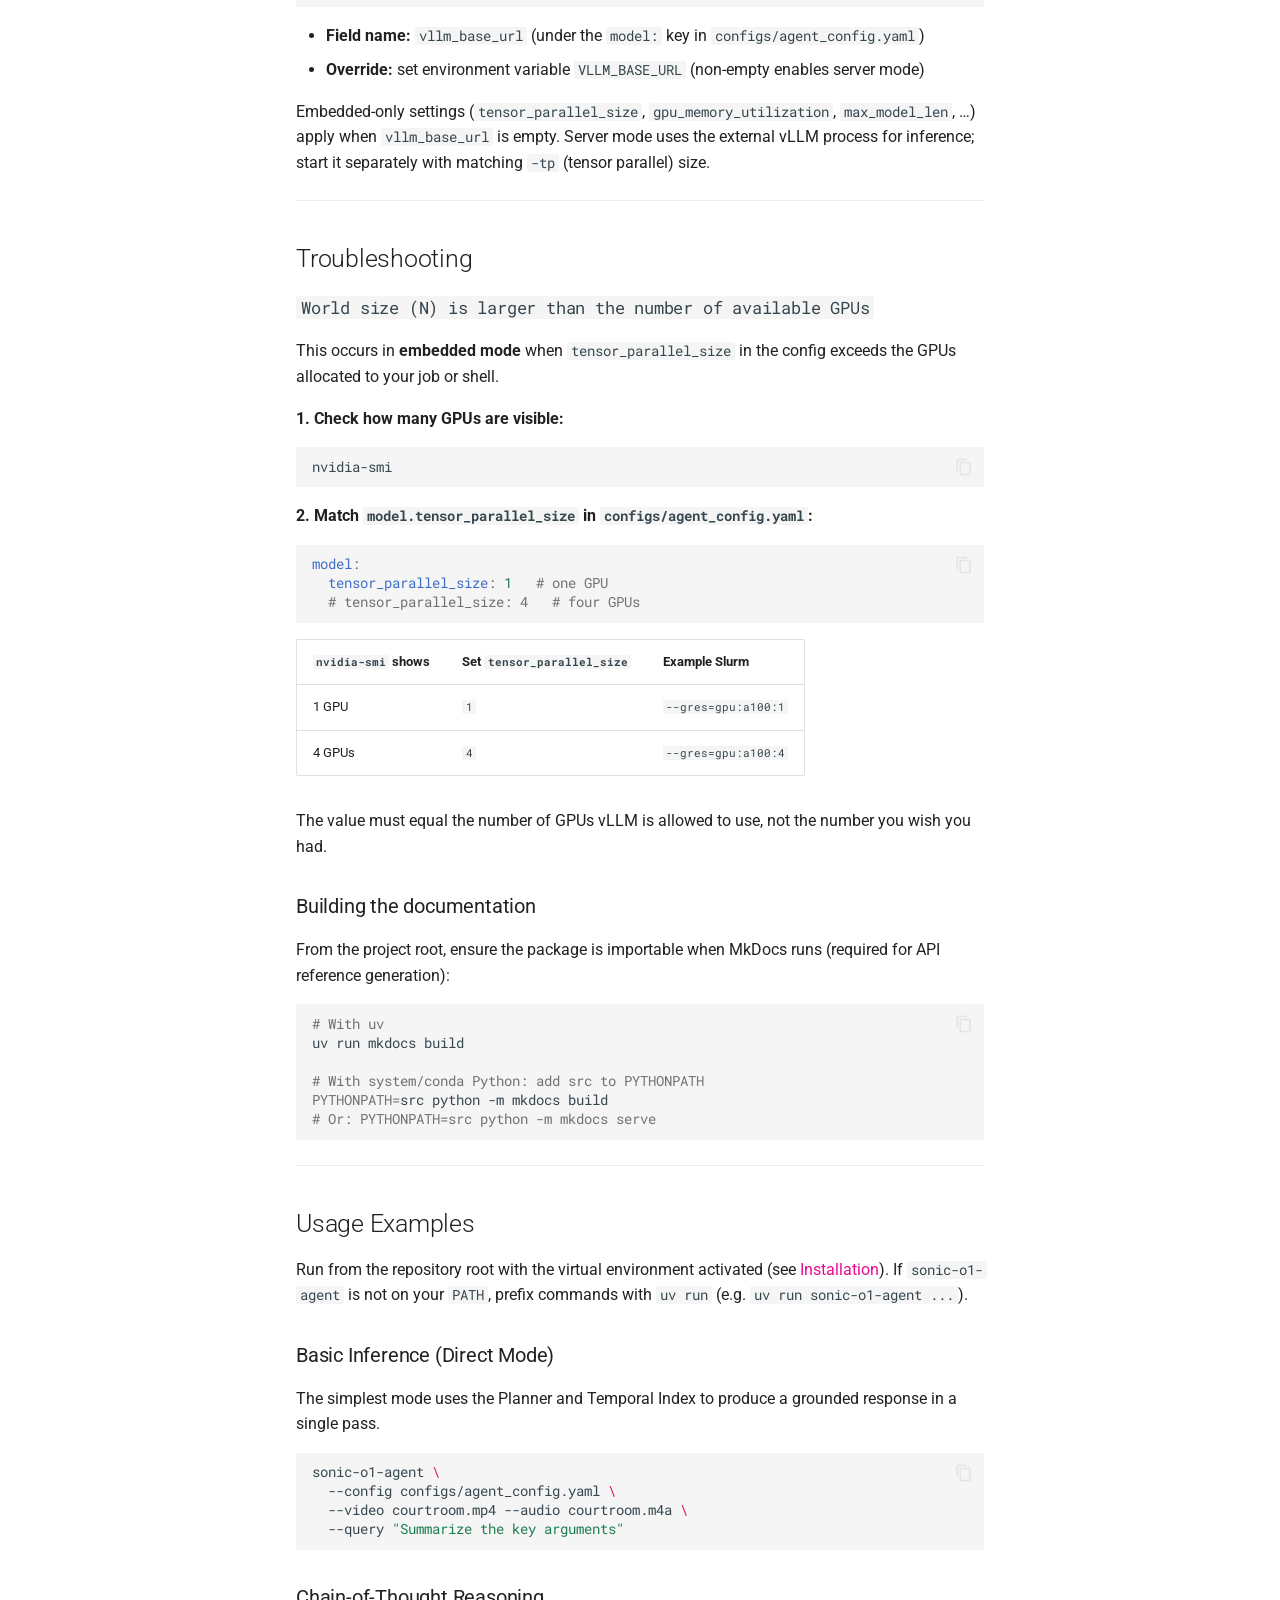
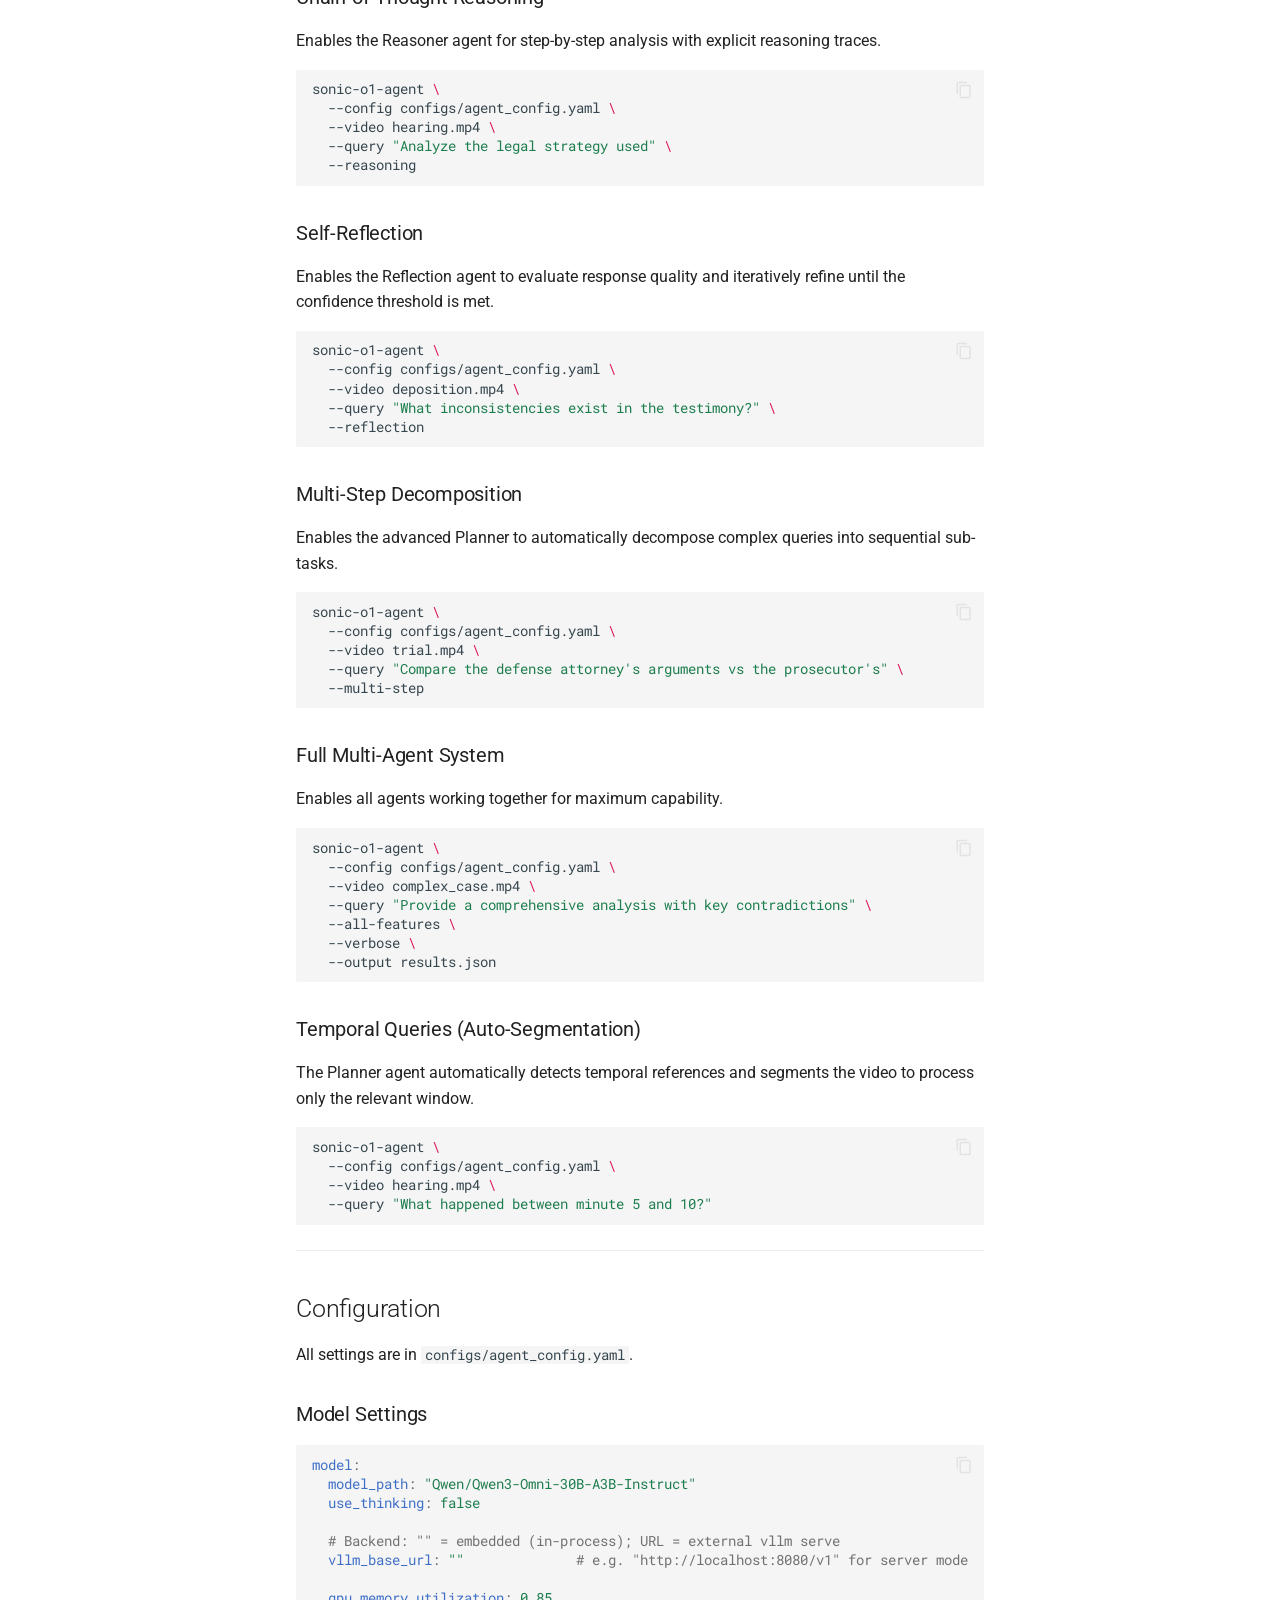
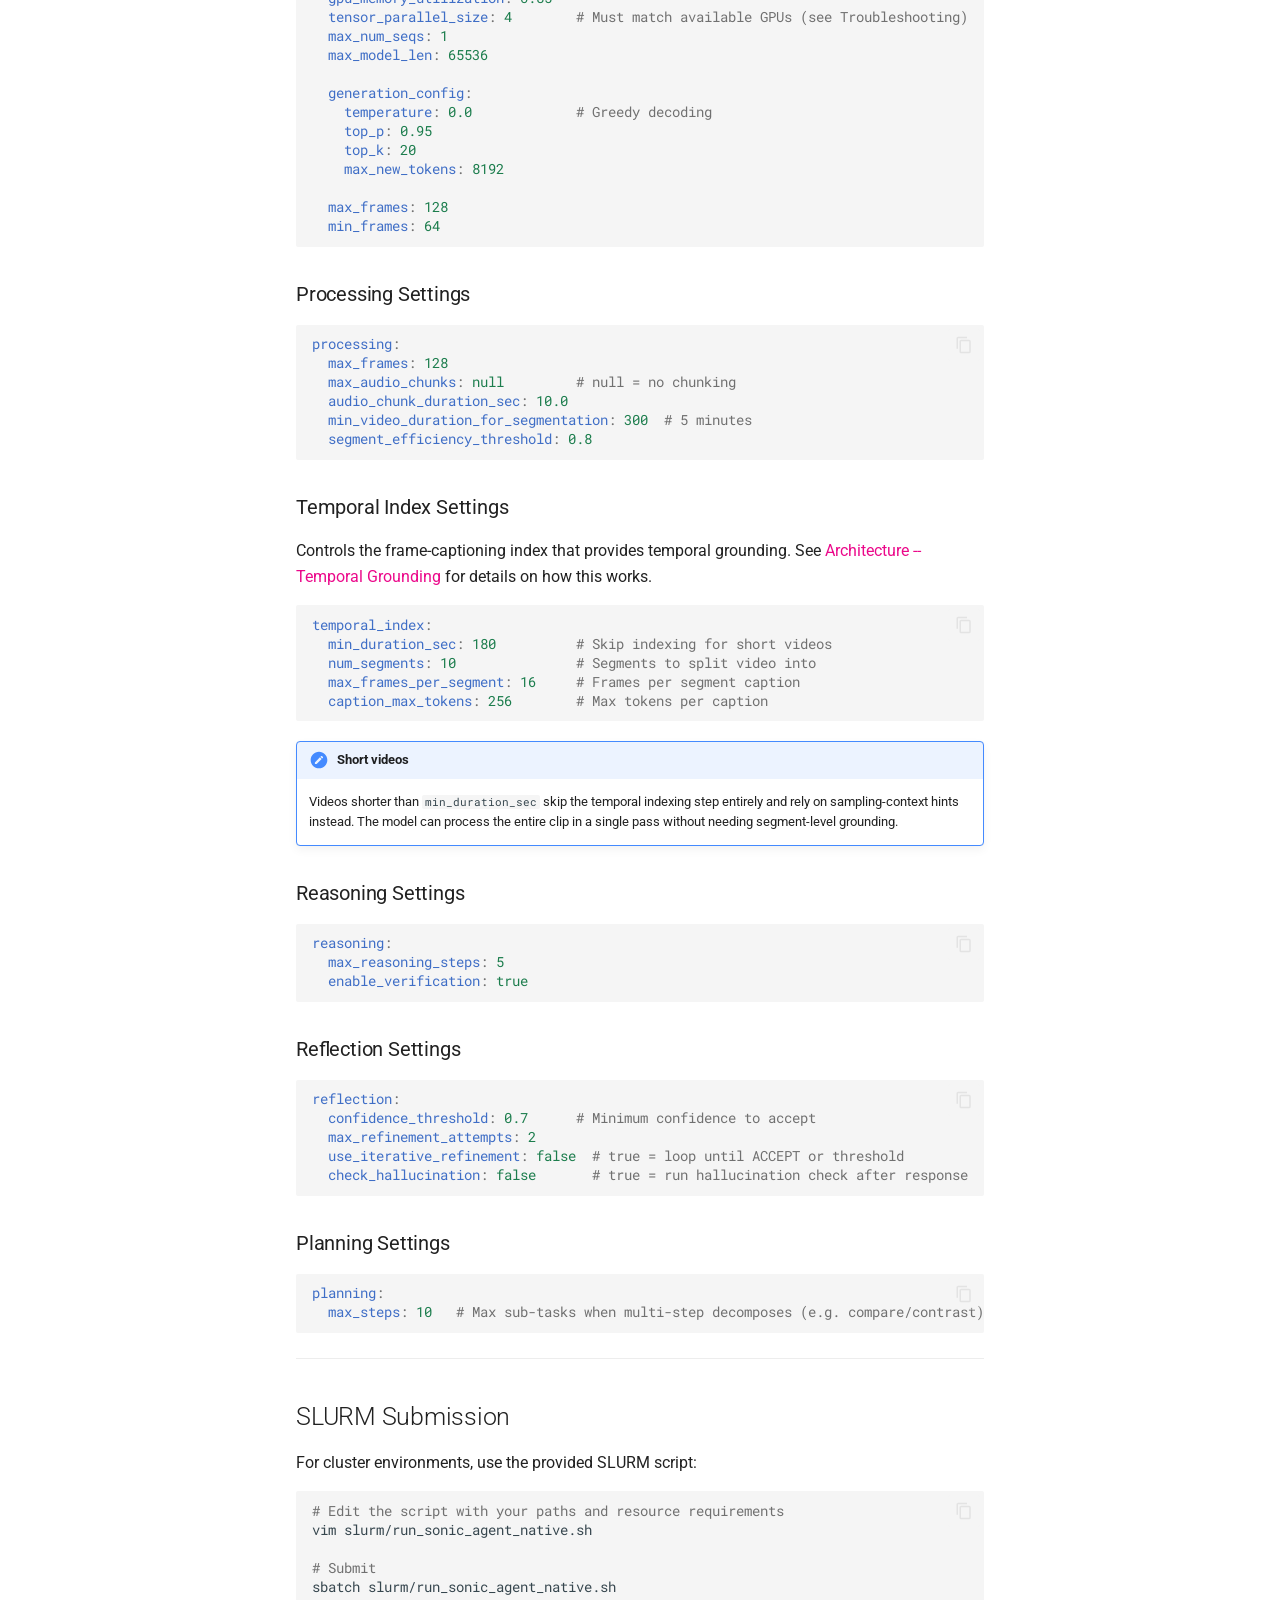
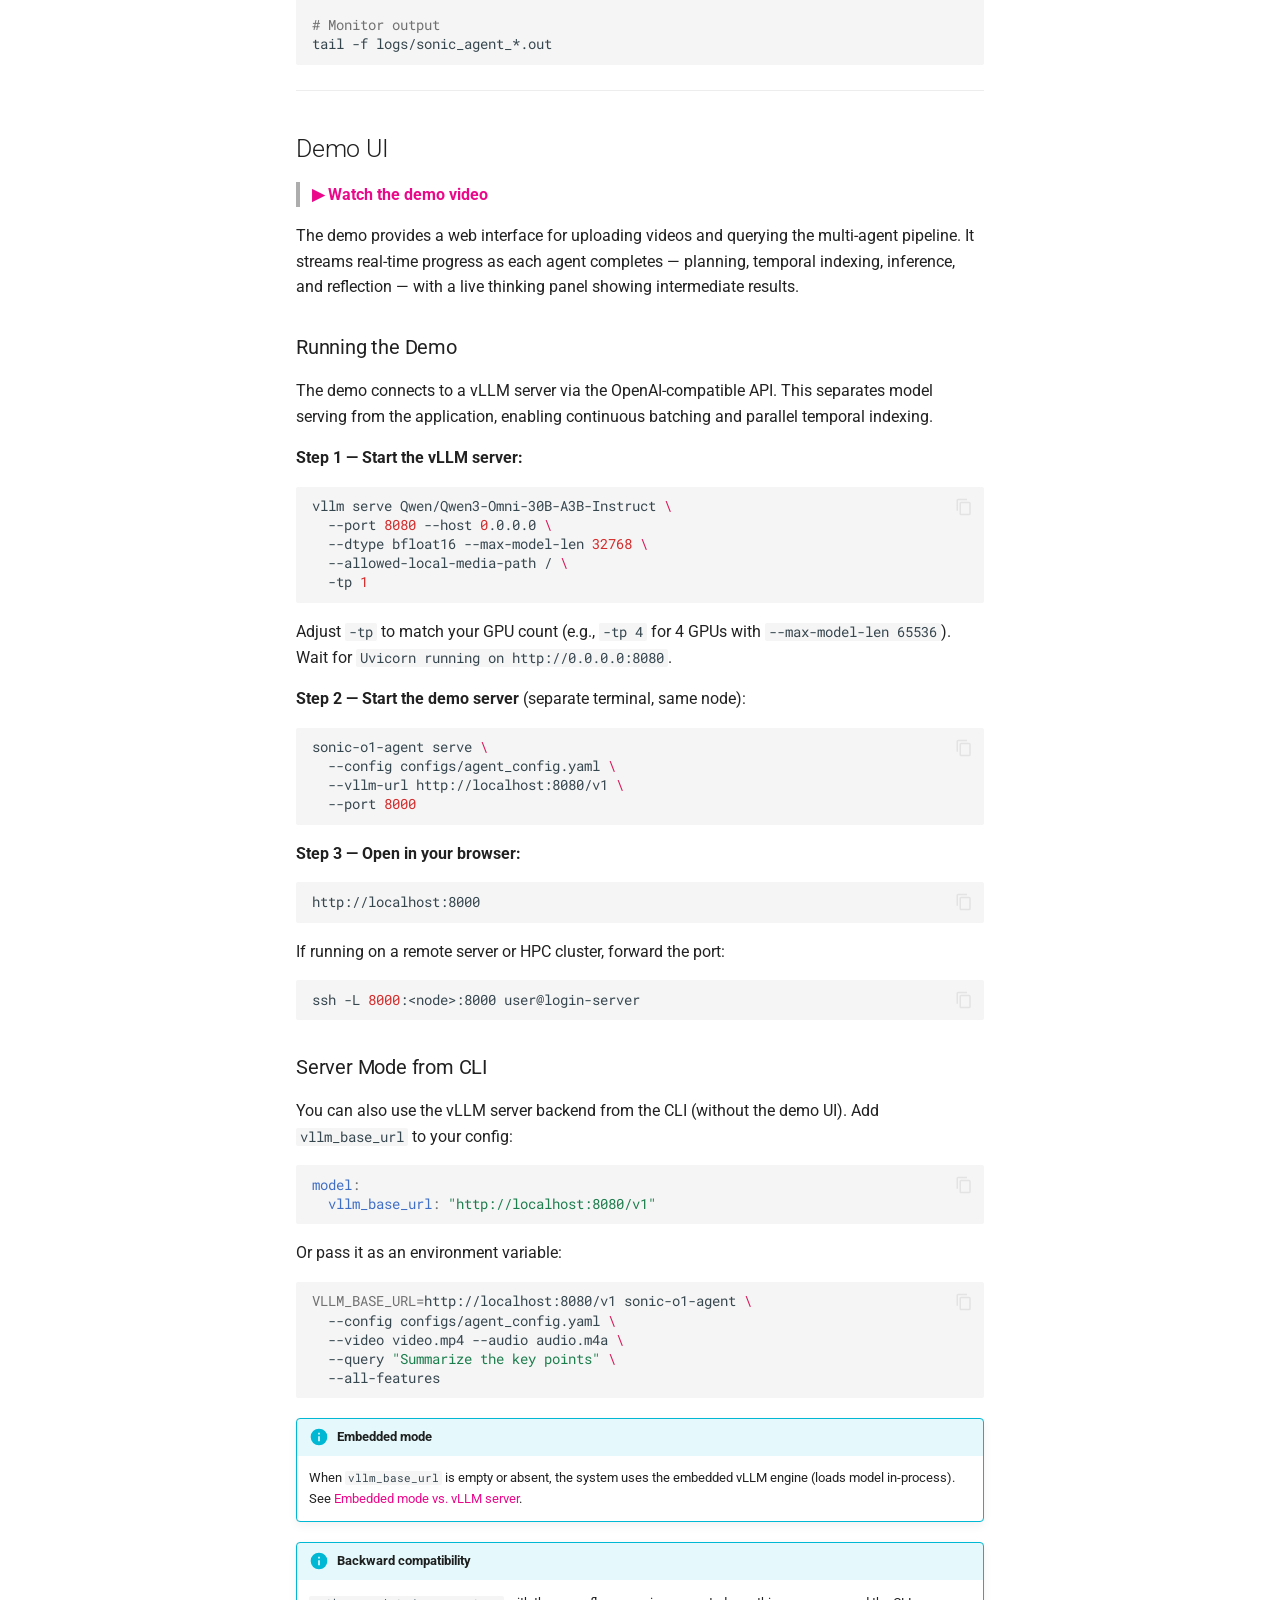
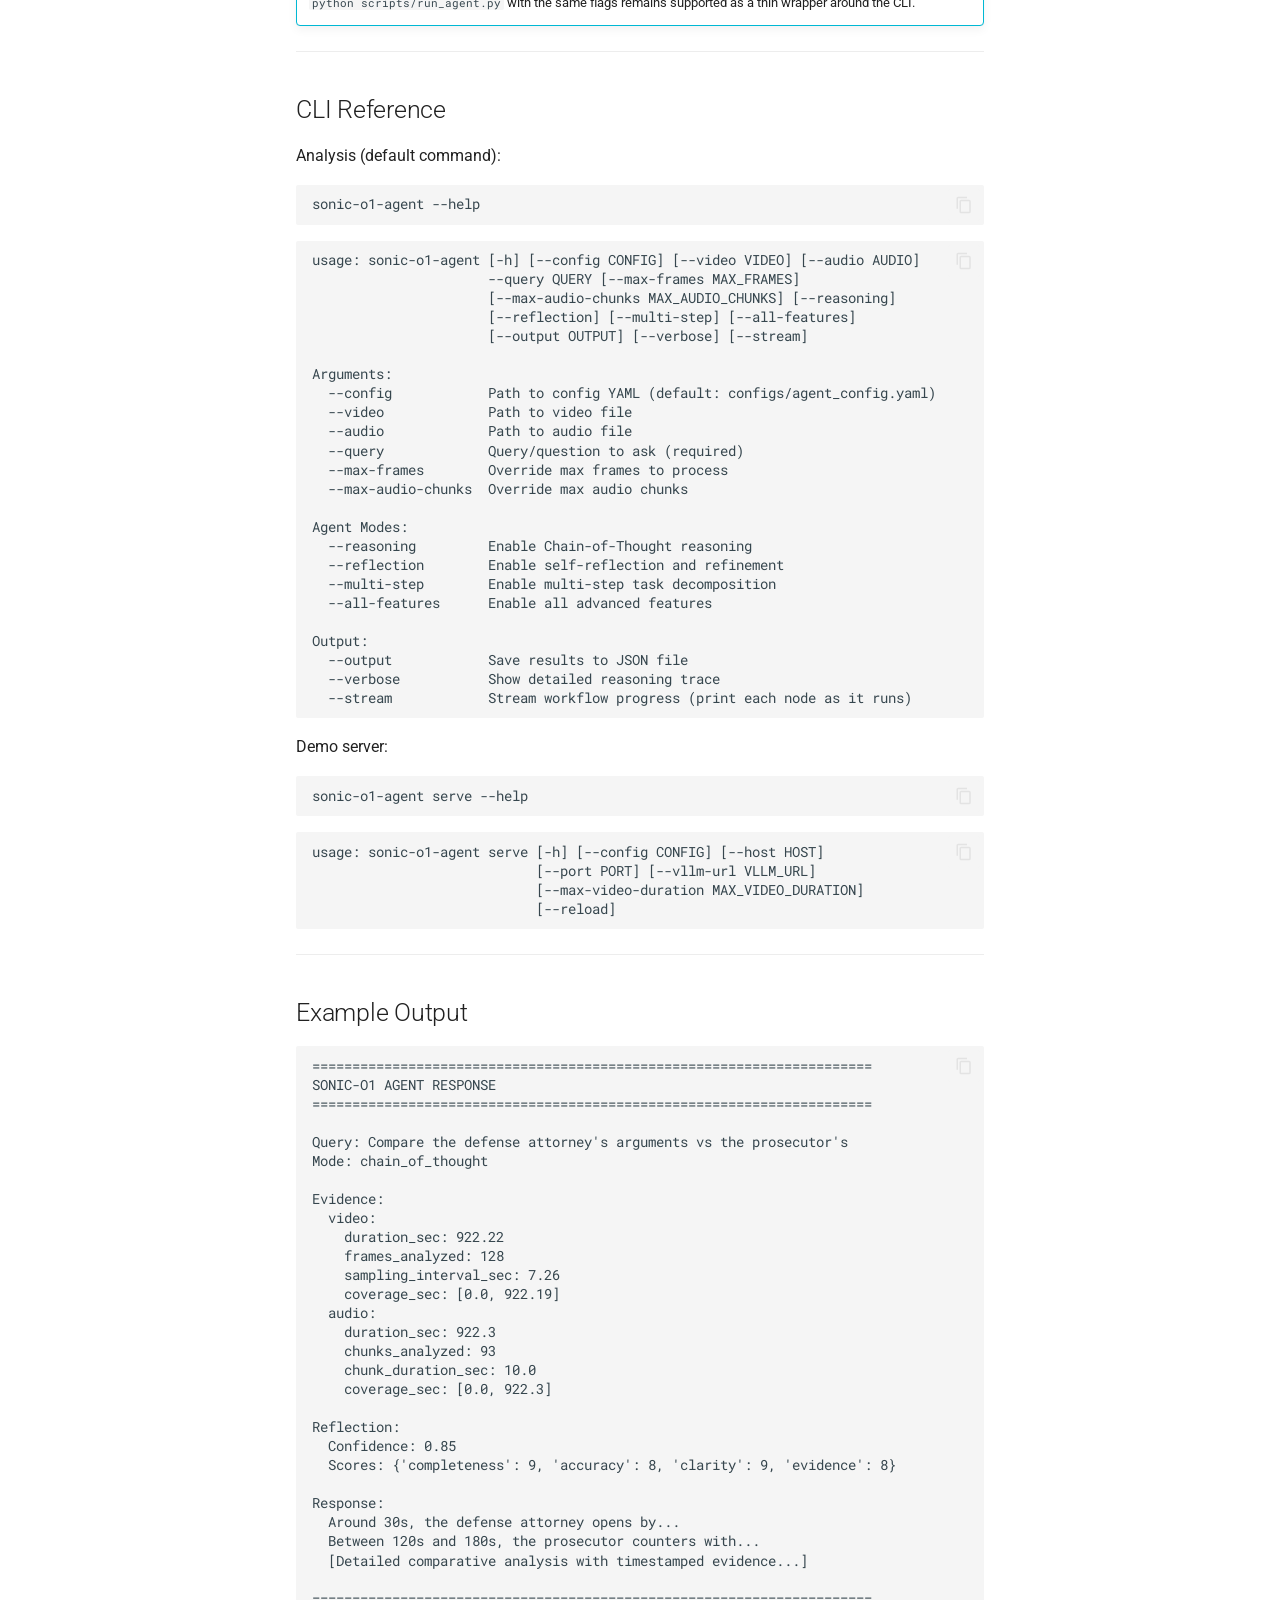
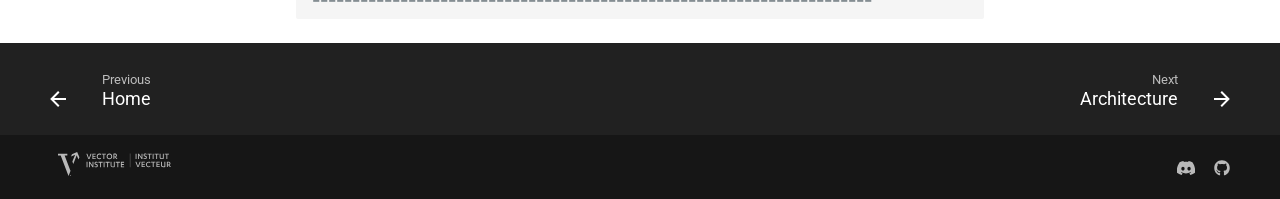
<file: user_guide/index.html>
<!doctype html>
<html lang="en" class="no-js">
  <head>
    
      <meta charset="utf-8">
      <meta name="viewport" content="width=device-width,initial-scale=1">
      
      
      
      
        <link rel="prev" href="..">
      
      
        <link rel="next" href="../architecture/">
      
      
        
      
      
      <link rel="icon" href="../assets/favicon-48x48.svg">
      <meta name="generator" content="mkdocs-1.6.1, mkdocs-material-9.7.6">
    
    
      
        <title>User Guide - SONIC-O1 Multi-Agent System</title>
      
    
    
      <link rel="stylesheet" href="../assets/stylesheets/main.484c7ddc.min.css">
      
        
        <link rel="stylesheet" href="../assets/stylesheets/palette.ab4e12ef.min.css">
      
      


    
    
      
    
    
      
        
        
        <link rel="preconnect" href="https://fonts.gstatic.com" crossorigin>
        <link rel="stylesheet" href="https://fonts.googleapis.com/css?family=Roboto:300,300i,400,400i,700,700i%7CRoboto+Mono:400,400i,700,700i&display=fallback">
        <style>:root{--md-text-font:"Roboto";--md-code-font:"Roboto Mono"}</style>
      
    
    
      <link rel="stylesheet" href="../assets/_mkdocstrings.css">
    
      <link rel="stylesheet" href="../stylesheets/extra.css">
    
    <script>__md_scope=new URL("..",location),__md_hash=e=>[...e].reduce(((e,_)=>(e<<5)-e+_.charCodeAt(0)),0),__md_get=(e,_=localStorage,t=__md_scope)=>JSON.parse(_.getItem(t.pathname+"."+e)),__md_set=(e,_,t=localStorage,a=__md_scope)=>{try{t.setItem(a.pathname+"."+e,JSON.stringify(_))}catch(e){}}</script>
    
      

    
    
  </head>
  
  
    
    
      
    
    
    
    
    <body dir="ltr" data-md-color-scheme="default" data-md-color-primary="vector" data-md-color-accent="vector-teal">
  
    
    <input class="md-toggle" data-md-toggle="drawer" type="checkbox" id="__drawer" autocomplete="off">
    <input class="md-toggle" data-md-toggle="search" type="checkbox" id="__search" autocomplete="off">
    <label class="md-overlay" for="__drawer"></label>
    <div data-md-component="skip">
      
        
        <a href="#user-guide" class="md-skip">
          Skip to content
        </a>
      
    </div>
    <div data-md-component="announce">
      
    </div>
    
    
      

<header class="md-header" data-md-component="header">
  <nav class="md-header__inner md-grid" aria-label="Header">
    <a href=".." title="SONIC-O1 Multi-Agent System" class="md-header__button md-logo" aria-label="SONIC-O1 Multi-Agent System" data-md-component="logo">
      
<img src="../assets/vector-logo.svg" alt="logo">

    </a>
    <label class="md-header__button md-icon" for="__drawer">
      
      <svg xmlns="http://www.w3.org/2000/svg" viewBox="0 0 24 24"><path d="M3 6h18v2H3zm0 5h18v2H3zm0 5h18v2H3z"/></svg>
    </label>
    <div class="md-header__title" data-md-component="header-title">
      <div class="md-header__ellipsis">
        <div class="md-header__topic">
          <span class="md-ellipsis">
            SONIC-O1 Multi-Agent System
          </span>
        </div>
        <div class="md-header__topic" data-md-component="header-topic">
          <span class="md-ellipsis">
            
              User Guide
            
          </span>
        </div>
      </div>
    </div>
    
      
        <form class="md-header__option" data-md-component="palette">
  
    
    
    
    <input class="md-option" data-md-color-media="(prefers-color-scheme: light)" data-md-color-scheme="default" data-md-color-primary="vector" data-md-color-accent="vector-teal"  aria-label="Switch to dark mode"  type="radio" name="__palette" id="__palette_0">
    
      <label class="md-header__button md-icon" title="Switch to dark mode" for="__palette_1" hidden>
        <svg xmlns="http://www.w3.org/2000/svg" viewBox="0 0 24 24"><path d="M12 8a4 4 0 0 0-4 4 4 4 0 0 0 4 4 4 4 0 0 0 4-4 4 4 0 0 0-4-4m0 10a6 6 0 0 1-6-6 6 6 0 0 1 6-6 6 6 0 0 1 6 6 6 6 0 0 1-6 6m8-9.31V4h-4.69L12 .69 8.69 4H4v4.69L.69 12 4 15.31V20h4.69L12 23.31 15.31 20H20v-4.69L23.31 12z"/></svg>
      </label>
    
  
    
    
    
    <input class="md-option" data-md-color-media="(prefers-color-scheme: dark)" data-md-color-scheme="slate" data-md-color-primary="black" data-md-color-accent="vector-teal"  aria-label="Switch to light mode"  type="radio" name="__palette" id="__palette_1">
    
      <label class="md-header__button md-icon" title="Switch to light mode" for="__palette_0" hidden>
        <svg xmlns="http://www.w3.org/2000/svg" viewBox="0 0 24 24"><path d="M12 18c-.89 0-1.74-.2-2.5-.55C11.56 16.5 13 14.42 13 12s-1.44-4.5-3.5-5.45C10.26 6.2 11.11 6 12 6a6 6 0 0 1 6 6 6 6 0 0 1-6 6m8-9.31V4h-4.69L12 .69 8.69 4H4v4.69L.69 12 4 15.31V20h4.69L12 23.31 15.31 20H20v-4.69L23.31 12z"/></svg>
      </label>
    
  
</form>
      
    
    
      <script>var palette=__md_get("__palette");if(palette&&palette.color){if("(prefers-color-scheme)"===palette.color.media){var media=matchMedia("(prefers-color-scheme: light)"),input=document.querySelector(media.matches?"[data-md-color-media='(prefers-color-scheme: light)']":"[data-md-color-media='(prefers-color-scheme: dark)']");palette.color.media=input.getAttribute("data-md-color-media"),palette.color.scheme=input.getAttribute("data-md-color-scheme"),palette.color.primary=input.getAttribute("data-md-color-primary"),palette.color.accent=input.getAttribute("data-md-color-accent")}for(var[key,value]of Object.entries(palette.color))document.body.setAttribute("data-md-color-"+key,value)}</script>
    
    
    
      
      
        <label class="md-header__button md-icon" for="__search">
          
          <svg xmlns="http://www.w3.org/2000/svg" viewBox="0 0 24 24"><path d="M9.5 3A6.5 6.5 0 0 1 16 9.5c0 1.61-.59 3.09-1.56 4.23l.27.27h.79l5 5-1.5 1.5-5-5v-.79l-.27-.27A6.52 6.52 0 0 1 9.5 16 6.5 6.5 0 0 1 3 9.5 6.5 6.5 0 0 1 9.5 3m0 2C7 5 5 7 5 9.5S7 14 9.5 14 14 12 14 9.5 12 5 9.5 5"/></svg>
        </label>
        <div class="md-search" data-md-component="search" role="dialog">
  <label class="md-search__overlay" for="__search"></label>
  <div class="md-search__inner" role="search">
    <form class="md-search__form" name="search">
      <input type="text" class="md-search__input" name="query" aria-label="Search" placeholder="Search" autocapitalize="off" autocorrect="off" autocomplete="off" spellcheck="false" data-md-component="search-query" required>
      <label class="md-search__icon md-icon" for="__search">
        
        <svg xmlns="http://www.w3.org/2000/svg" viewBox="0 0 24 24"><path d="M9.5 3A6.5 6.5 0 0 1 16 9.5c0 1.61-.59 3.09-1.56 4.23l.27.27h.79l5 5-1.5 1.5-5-5v-.79l-.27-.27A6.52 6.52 0 0 1 9.5 16 6.5 6.5 0 0 1 3 9.5 6.5 6.5 0 0 1 9.5 3m0 2C7 5 5 7 5 9.5S7 14 9.5 14 14 12 14 9.5 12 5 9.5 5"/></svg>
        
        <svg xmlns="http://www.w3.org/2000/svg" viewBox="0 0 24 24"><path d="M20 11v2H8l5.5 5.5-1.42 1.42L4.16 12l7.92-7.92L13.5 5.5 8 11z"/></svg>
      </label>
      <nav class="md-search__options" aria-label="Search">
        
        <button type="reset" class="md-search__icon md-icon" title="Clear" aria-label="Clear" tabindex="-1">
          
          <svg xmlns="http://www.w3.org/2000/svg" viewBox="0 0 24 24"><path d="M19 6.41 17.59 5 12 10.59 6.41 5 5 6.41 10.59 12 5 17.59 6.41 19 12 13.41 17.59 19 19 17.59 13.41 12z"/></svg>
        </button>
      </nav>
      
        <div class="md-search__suggest" data-md-component="search-suggest"></div>
      
    </form>
    <div class="md-search__output">
      <div class="md-search__scrollwrap" tabindex="0" data-md-scrollfix>
        <div class="md-search-result" data-md-component="search-result">
          <div class="md-search-result__meta">
            Initializing search
          </div>
          <ol class="md-search-result__list" role="presentation"></ol>
        </div>
      </div>
    </div>
  </div>
</div>
      
    
    
      <div class="md-header__source">
        <a href="https://github.com/VectorInstitute/sonic-o1-agent" title="Go to repository" class="md-source" data-md-component="source">
  <div class="md-source__icon md-icon">
    
    <svg xmlns="http://www.w3.org/2000/svg" viewBox="0 0 512 512"><!--! Font Awesome Free 7.1.0 by @fontawesome - https://fontawesome.com License - https://fontawesome.com/license/free (Icons: CC BY 4.0, Fonts: SIL OFL 1.1, Code: MIT License) Copyright 2025 Fonticons, Inc.--><path d="M173.9 397.4c0 2-2.3 3.6-5.2 3.6-3.3.3-5.6-1.3-5.6-3.6 0-2 2.3-3.6 5.2-3.6 3-.3 5.6 1.3 5.6 3.6m-31.1-4.5c-.7 2 1.3 4.3 4.3 4.9 2.6 1 5.6 0 6.2-2s-1.3-4.3-4.3-5.2c-2.6-.7-5.5.3-6.2 2.3m44.2-1.7c-2.9.7-4.9 2.6-4.6 4.9.3 2 2.9 3.3 5.9 2.6 2.9-.7 4.9-2.6 4.6-4.6-.3-1.9-3-3.2-5.9-2.9M252.8 8C114.1 8 8 113.3 8 252c0 110.9 69.8 205.8 169.5 239.2 12.8 2.3 17.3-5.6 17.3-12.1 0-6.2-.3-40.4-.3-61.4 0 0-70 15-84.7-29.8 0 0-11.4-29.1-27.8-36.6 0 0-22.9-15.7 1.6-15.4 0 0 24.9 2 38.6 25.8 21.9 38.6 58.6 27.5 72.9 20.9 2.3-16 8.8-27.1 16-33.7-55.9-6.2-112.3-14.3-112.3-110.5 0-27.5 7.6-41.3 23.6-58.9-2.6-6.5-11.1-33.3 2.6-67.9 20.9-6.5 69 27 69 27 20-5.6 41.5-8.5 62.8-8.5s42.8 2.9 62.8 8.5c0 0 48.1-33.6 69-27 13.7 34.7 5.2 61.4 2.6 67.9 16 17.7 25.8 31.5 25.8 58.9 0 96.5-58.9 104.2-114.8 110.5 9.2 7.9 17 22.9 17 46.4 0 33.7-.3 75.4-.3 83.6 0 6.5 4.6 14.4 17.3 12.1C436.2 457.8 504 362.9 504 252 504 113.3 391.5 8 252.8 8M105.2 352.9c-1.3 1-1 3.3.7 5.2 1.6 1.6 3.9 2.3 5.2 1 1.3-1 1-3.3-.7-5.2-1.6-1.6-3.9-2.3-5.2-1m-10.8-8.1c-.7 1.3.3 2.9 2.3 3.9 1.6 1 3.6.7 4.3-.7.7-1.3-.3-2.9-2.3-3.9-2-.6-3.6-.3-4.3.7m32.4 35.6c-1.6 1.3-1 4.3 1.3 6.2 2.3 2.3 5.2 2.6 6.5 1 1.3-1.3.7-4.3-1.3-6.2-2.2-2.3-5.2-2.6-6.5-1m-11.4-14.7c-1.6 1-1.6 3.6 0 5.9s4.3 3.3 5.6 2.3c1.6-1.3 1.6-3.9 0-6.2-1.4-2.3-4-3.3-5.6-2"/></svg>
  </div>
  <div class="md-source__repository">
    VectorInstitute/sonic-o1-agent
  </div>
</a>
      </div>
    
  </nav>
  
</header>
    
    <div class="md-container" data-md-component="container">
      
      
        
          
            
<nav class="md-tabs" aria-label="Tabs" data-md-component="tabs">
  <div class="md-grid">
    <ul class="md-tabs__list">
      
        
  
  
  
  
    <li class="md-tabs__item">
      <a href=".." class="md-tabs__link">
        
  
  
    
  
  Home

      </a>
    </li>
  

      
        
  
  
  
    
  
  
    <li class="md-tabs__item md-tabs__item--active">
      <a href="./" class="md-tabs__link">
        
  
  
    
  
  User Guide

      </a>
    </li>
  

      
        
  
  
  
  
    <li class="md-tabs__item">
      <a href="../architecture/" class="md-tabs__link">
        
  
  
    
  
  Architecture

      </a>
    </li>
  

      
        
  
  
  
  
    <li class="md-tabs__item">
      <a href="../api/" class="md-tabs__link">
        
  
  
    
  
  API Reference

      </a>
    </li>
  

      
    </ul>
  </div>
</nav>
          
        
      
      <main class="md-main" data-md-component="main">
        <div class="md-main__inner md-grid">
          
            
              
              <div class="md-sidebar md-sidebar--primary" data-md-component="sidebar" data-md-type="navigation" >
                <div class="md-sidebar__scrollwrap">
                  <div class="md-sidebar__inner">
                    


  


<nav class="md-nav md-nav--primary md-nav--lifted" aria-label="Navigation" data-md-level="0">
  <label class="md-nav__title" for="__drawer">
    <a href=".." title="SONIC-O1 Multi-Agent System" class="md-nav__button md-logo" aria-label="SONIC-O1 Multi-Agent System" data-md-component="logo">
      
<img src="../assets/vector-logo.svg" alt="logo">

    </a>
    SONIC-O1 Multi-Agent System
  </label>
  
    <div class="md-nav__source">
      <a href="https://github.com/VectorInstitute/sonic-o1-agent" title="Go to repository" class="md-source" data-md-component="source">
  <div class="md-source__icon md-icon">
    
    <svg xmlns="http://www.w3.org/2000/svg" viewBox="0 0 512 512"><!--! Font Awesome Free 7.1.0 by @fontawesome - https://fontawesome.com License - https://fontawesome.com/license/free (Icons: CC BY 4.0, Fonts: SIL OFL 1.1, Code: MIT License) Copyright 2025 Fonticons, Inc.--><path d="M173.9 397.4c0 2-2.3 3.6-5.2 3.6-3.3.3-5.6-1.3-5.6-3.6 0-2 2.3-3.6 5.2-3.6 3-.3 5.6 1.3 5.6 3.6m-31.1-4.5c-.7 2 1.3 4.3 4.3 4.9 2.6 1 5.6 0 6.2-2s-1.3-4.3-4.3-5.2c-2.6-.7-5.5.3-6.2 2.3m44.2-1.7c-2.9.7-4.9 2.6-4.6 4.9.3 2 2.9 3.3 5.9 2.6 2.9-.7 4.9-2.6 4.6-4.6-.3-1.9-3-3.2-5.9-2.9M252.8 8C114.1 8 8 113.3 8 252c0 110.9 69.8 205.8 169.5 239.2 12.8 2.3 17.3-5.6 17.3-12.1 0-6.2-.3-40.4-.3-61.4 0 0-70 15-84.7-29.8 0 0-11.4-29.1-27.8-36.6 0 0-22.9-15.7 1.6-15.4 0 0 24.9 2 38.6 25.8 21.9 38.6 58.6 27.5 72.9 20.9 2.3-16 8.8-27.1 16-33.7-55.9-6.2-112.3-14.3-112.3-110.5 0-27.5 7.6-41.3 23.6-58.9-2.6-6.5-11.1-33.3 2.6-67.9 20.9-6.5 69 27 69 27 20-5.6 41.5-8.5 62.8-8.5s42.8 2.9 62.8 8.5c0 0 48.1-33.6 69-27 13.7 34.7 5.2 61.4 2.6 67.9 16 17.7 25.8 31.5 25.8 58.9 0 96.5-58.9 104.2-114.8 110.5 9.2 7.9 17 22.9 17 46.4 0 33.7-.3 75.4-.3 83.6 0 6.5 4.6 14.4 17.3 12.1C436.2 457.8 504 362.9 504 252 504 113.3 391.5 8 252.8 8M105.2 352.9c-1.3 1-1 3.3.7 5.2 1.6 1.6 3.9 2.3 5.2 1 1.3-1 1-3.3-.7-5.2-1.6-1.6-3.9-2.3-5.2-1m-10.8-8.1c-.7 1.3.3 2.9 2.3 3.9 1.6 1 3.6.7 4.3-.7.7-1.3-.3-2.9-2.3-3.9-2-.6-3.6-.3-4.3.7m32.4 35.6c-1.6 1.3-1 4.3 1.3 6.2 2.3 2.3 5.2 2.6 6.5 1 1.3-1.3.7-4.3-1.3-6.2-2.2-2.3-5.2-2.6-6.5-1m-11.4-14.7c-1.6 1-1.6 3.6 0 5.9s4.3 3.3 5.6 2.3c1.6-1.3 1.6-3.9 0-6.2-1.4-2.3-4-3.3-5.6-2"/></svg>
  </div>
  <div class="md-source__repository">
    VectorInstitute/sonic-o1-agent
  </div>
</a>
    </div>
  
  <ul class="md-nav__list" data-md-scrollfix>
    
      
      
  
  
  
  
    <li class="md-nav__item">
      <a href=".." class="md-nav__link">
        
  
  
  <span class="md-ellipsis">
    
  
    Home
  

    
  </span>
  
  

      </a>
    </li>
  

    
      
      
  
  
    
  
  
  
    <li class="md-nav__item md-nav__item--active">
      
      <input class="md-nav__toggle md-toggle" type="checkbox" id="__toc">
      
      
        
      
      
        <label class="md-nav__link md-nav__link--active" for="__toc">
          
  
  
  <span class="md-ellipsis">
    
  
    User Guide
  

    
  </span>
  
  

          <span class="md-nav__icon md-icon"></span>
        </label>
      
      <a href="./" class="md-nav__link md-nav__link--active">
        
  
  
  <span class="md-ellipsis">
    
  
    User Guide
  

    
  </span>
  
  

      </a>
      
        

<nav class="md-nav md-nav--secondary" aria-label="Table of contents">
  
  
  
    
  
  
    <label class="md-nav__title" for="__toc">
      <span class="md-nav__icon md-icon"></span>
      Table of contents
    </label>
    <ul class="md-nav__list" data-md-component="toc" data-md-scrollfix>
      
        <li class="md-nav__item">
  <a href="#installation" class="md-nav__link">
    <span class="md-ellipsis">
      
        Installation
      
    </span>
  </a>
  
    <nav class="md-nav" aria-label="Installation">
      <ul class="md-nav__list">
        
          <li class="md-nav__item">
  <a href="#prerequisites" class="md-nav__link">
    <span class="md-ellipsis">
      
        Prerequisites
      
    </span>
  </a>
  
</li>
        
          <li class="md-nav__item">
  <a href="#setup-after-cloning" class="md-nav__link">
    <span class="md-ellipsis">
      
        Setup (after cloning)
      
    </span>
  </a>
  
</li>
        
      </ul>
    </nav>
  
</li>
      
        <li class="md-nav__item">
  <a href="#embedded-mode-vs-vllm-server" class="md-nav__link">
    <span class="md-ellipsis">
      
        Embedded mode vs. vLLM server
      
    </span>
  </a>
  
</li>
      
        <li class="md-nav__item">
  <a href="#troubleshooting" class="md-nav__link">
    <span class="md-ellipsis">
      
        Troubleshooting
      
    </span>
  </a>
  
    <nav class="md-nav" aria-label="Troubleshooting">
      <ul class="md-nav__list">
        
          <li class="md-nav__item">
  <a href="#world-size-n-is-larger-than-the-number-of-available-gpus" class="md-nav__link">
    <span class="md-ellipsis">
      
        World size (N) is larger than the number of available GPUs
      
    </span>
  </a>
  
</li>
        
          <li class="md-nav__item">
  <a href="#building-the-documentation" class="md-nav__link">
    <span class="md-ellipsis">
      
        Building the documentation
      
    </span>
  </a>
  
</li>
        
      </ul>
    </nav>
  
</li>
      
        <li class="md-nav__item">
  <a href="#usage-examples" class="md-nav__link">
    <span class="md-ellipsis">
      
        Usage Examples
      
    </span>
  </a>
  
    <nav class="md-nav" aria-label="Usage Examples">
      <ul class="md-nav__list">
        
          <li class="md-nav__item">
  <a href="#basic-inference-direct-mode" class="md-nav__link">
    <span class="md-ellipsis">
      
        Basic Inference (Direct Mode)
      
    </span>
  </a>
  
</li>
        
          <li class="md-nav__item">
  <a href="#chain-of-thought-reasoning" class="md-nav__link">
    <span class="md-ellipsis">
      
        Chain-of-Thought Reasoning
      
    </span>
  </a>
  
</li>
        
          <li class="md-nav__item">
  <a href="#self-reflection" class="md-nav__link">
    <span class="md-ellipsis">
      
        Self-Reflection
      
    </span>
  </a>
  
</li>
        
          <li class="md-nav__item">
  <a href="#multi-step-decomposition" class="md-nav__link">
    <span class="md-ellipsis">
      
        Multi-Step Decomposition
      
    </span>
  </a>
  
</li>
        
          <li class="md-nav__item">
  <a href="#full-multi-agent-system" class="md-nav__link">
    <span class="md-ellipsis">
      
        Full Multi-Agent System
      
    </span>
  </a>
  
</li>
        
          <li class="md-nav__item">
  <a href="#temporal-queries-auto-segmentation" class="md-nav__link">
    <span class="md-ellipsis">
      
        Temporal Queries (Auto-Segmentation)
      
    </span>
  </a>
  
</li>
        
      </ul>
    </nav>
  
</li>
      
        <li class="md-nav__item">
  <a href="#configuration" class="md-nav__link">
    <span class="md-ellipsis">
      
        Configuration
      
    </span>
  </a>
  
    <nav class="md-nav" aria-label="Configuration">
      <ul class="md-nav__list">
        
          <li class="md-nav__item">
  <a href="#model-settings" class="md-nav__link">
    <span class="md-ellipsis">
      
        Model Settings
      
    </span>
  </a>
  
</li>
        
          <li class="md-nav__item">
  <a href="#processing-settings" class="md-nav__link">
    <span class="md-ellipsis">
      
        Processing Settings
      
    </span>
  </a>
  
</li>
        
          <li class="md-nav__item">
  <a href="#temporal-index-settings" class="md-nav__link">
    <span class="md-ellipsis">
      
        Temporal Index Settings
      
    </span>
  </a>
  
</li>
        
          <li class="md-nav__item">
  <a href="#reasoning-settings" class="md-nav__link">
    <span class="md-ellipsis">
      
        Reasoning Settings
      
    </span>
  </a>
  
</li>
        
          <li class="md-nav__item">
  <a href="#reflection-settings" class="md-nav__link">
    <span class="md-ellipsis">
      
        Reflection Settings
      
    </span>
  </a>
  
</li>
        
          <li class="md-nav__item">
  <a href="#planning-settings" class="md-nav__link">
    <span class="md-ellipsis">
      
        Planning Settings
      
    </span>
  </a>
  
</li>
        
      </ul>
    </nav>
  
</li>
      
        <li class="md-nav__item">
  <a href="#slurm-submission" class="md-nav__link">
    <span class="md-ellipsis">
      
        SLURM Submission
      
    </span>
  </a>
  
</li>
      
        <li class="md-nav__item">
  <a href="#demo-ui" class="md-nav__link">
    <span class="md-ellipsis">
      
        Demo UI
      
    </span>
  </a>
  
    <nav class="md-nav" aria-label="Demo UI">
      <ul class="md-nav__list">
        
          <li class="md-nav__item">
  <a href="#running-the-demo" class="md-nav__link">
    <span class="md-ellipsis">
      
        Running the Demo
      
    </span>
  </a>
  
</li>
        
          <li class="md-nav__item">
  <a href="#server-mode-from-cli" class="md-nav__link">
    <span class="md-ellipsis">
      
        Server Mode from CLI
      
    </span>
  </a>
  
</li>
        
      </ul>
    </nav>
  
</li>
      
        <li class="md-nav__item">
  <a href="#cli-reference" class="md-nav__link">
    <span class="md-ellipsis">
      
        CLI Reference
      
    </span>
  </a>
  
</li>
      
        <li class="md-nav__item">
  <a href="#example-output" class="md-nav__link">
    <span class="md-ellipsis">
      
        Example Output
      
    </span>
  </a>
  
</li>
      
    </ul>
  
</nav>
      
    </li>
  

    
      
      
  
  
  
  
    <li class="md-nav__item">
      <a href="../architecture/" class="md-nav__link">
        
  
  
  <span class="md-ellipsis">
    
  
    Architecture
  

    
  </span>
  
  

      </a>
    </li>
  

    
      
      
  
  
  
  
    <li class="md-nav__item">
      <a href="../api/" class="md-nav__link">
        
  
  
  <span class="md-ellipsis">
    
  
    API Reference
  

    
  </span>
  
  

      </a>
    </li>
  

    
  </ul>
</nav>
                  </div>
                </div>
              </div>
            
            
              
              <div class="md-sidebar md-sidebar--secondary" data-md-component="sidebar" data-md-type="toc" >
                <div class="md-sidebar__scrollwrap">
                  <div class="md-sidebar__inner">
                    

<nav class="md-nav md-nav--secondary" aria-label="Table of contents">
  
  
  
    
  
  
    <label class="md-nav__title" for="__toc">
      <span class="md-nav__icon md-icon"></span>
      Table of contents
    </label>
    <ul class="md-nav__list" data-md-component="toc" data-md-scrollfix>
      
        <li class="md-nav__item">
  <a href="#installation" class="md-nav__link">
    <span class="md-ellipsis">
      
        Installation
      
    </span>
  </a>
  
    <nav class="md-nav" aria-label="Installation">
      <ul class="md-nav__list">
        
          <li class="md-nav__item">
  <a href="#prerequisites" class="md-nav__link">
    <span class="md-ellipsis">
      
        Prerequisites
      
    </span>
  </a>
  
</li>
        
          <li class="md-nav__item">
  <a href="#setup-after-cloning" class="md-nav__link">
    <span class="md-ellipsis">
      
        Setup (after cloning)
      
    </span>
  </a>
  
</li>
        
      </ul>
    </nav>
  
</li>
      
        <li class="md-nav__item">
  <a href="#embedded-mode-vs-vllm-server" class="md-nav__link">
    <span class="md-ellipsis">
      
        Embedded mode vs. vLLM server
      
    </span>
  </a>
  
</li>
      
        <li class="md-nav__item">
  <a href="#troubleshooting" class="md-nav__link">
    <span class="md-ellipsis">
      
        Troubleshooting
      
    </span>
  </a>
  
    <nav class="md-nav" aria-label="Troubleshooting">
      <ul class="md-nav__list">
        
          <li class="md-nav__item">
  <a href="#world-size-n-is-larger-than-the-number-of-available-gpus" class="md-nav__link">
    <span class="md-ellipsis">
      
        World size (N) is larger than the number of available GPUs
      
    </span>
  </a>
  
</li>
        
          <li class="md-nav__item">
  <a href="#building-the-documentation" class="md-nav__link">
    <span class="md-ellipsis">
      
        Building the documentation
      
    </span>
  </a>
  
</li>
        
      </ul>
    </nav>
  
</li>
      
        <li class="md-nav__item">
  <a href="#usage-examples" class="md-nav__link">
    <span class="md-ellipsis">
      
        Usage Examples
      
    </span>
  </a>
  
    <nav class="md-nav" aria-label="Usage Examples">
      <ul class="md-nav__list">
        
          <li class="md-nav__item">
  <a href="#basic-inference-direct-mode" class="md-nav__link">
    <span class="md-ellipsis">
      
        Basic Inference (Direct Mode)
      
    </span>
  </a>
  
</li>
        
          <li class="md-nav__item">
  <a href="#chain-of-thought-reasoning" class="md-nav__link">
    <span class="md-ellipsis">
      
        Chain-of-Thought Reasoning
      
    </span>
  </a>
  
</li>
        
          <li class="md-nav__item">
  <a href="#self-reflection" class="md-nav__link">
    <span class="md-ellipsis">
      
        Self-Reflection
      
    </span>
  </a>
  
</li>
        
          <li class="md-nav__item">
  <a href="#multi-step-decomposition" class="md-nav__link">
    <span class="md-ellipsis">
      
        Multi-Step Decomposition
      
    </span>
  </a>
  
</li>
        
          <li class="md-nav__item">
  <a href="#full-multi-agent-system" class="md-nav__link">
    <span class="md-ellipsis">
      
        Full Multi-Agent System
      
    </span>
  </a>
  
</li>
        
          <li class="md-nav__item">
  <a href="#temporal-queries-auto-segmentation" class="md-nav__link">
    <span class="md-ellipsis">
      
        Temporal Queries (Auto-Segmentation)
      
    </span>
  </a>
  
</li>
        
      </ul>
    </nav>
  
</li>
      
        <li class="md-nav__item">
  <a href="#configuration" class="md-nav__link">
    <span class="md-ellipsis">
      
        Configuration
      
    </span>
  </a>
  
    <nav class="md-nav" aria-label="Configuration">
      <ul class="md-nav__list">
        
          <li class="md-nav__item">
  <a href="#model-settings" class="md-nav__link">
    <span class="md-ellipsis">
      
        Model Settings
      
    </span>
  </a>
  
</li>
        
          <li class="md-nav__item">
  <a href="#processing-settings" class="md-nav__link">
    <span class="md-ellipsis">
      
        Processing Settings
      
    </span>
  </a>
  
</li>
        
          <li class="md-nav__item">
  <a href="#temporal-index-settings" class="md-nav__link">
    <span class="md-ellipsis">
      
        Temporal Index Settings
      
    </span>
  </a>
  
</li>
        
          <li class="md-nav__item">
  <a href="#reasoning-settings" class="md-nav__link">
    <span class="md-ellipsis">
      
        Reasoning Settings
      
    </span>
  </a>
  
</li>
        
          <li class="md-nav__item">
  <a href="#reflection-settings" class="md-nav__link">
    <span class="md-ellipsis">
      
        Reflection Settings
      
    </span>
  </a>
  
</li>
        
          <li class="md-nav__item">
  <a href="#planning-settings" class="md-nav__link">
    <span class="md-ellipsis">
      
        Planning Settings
      
    </span>
  </a>
  
</li>
        
      </ul>
    </nav>
  
</li>
      
        <li class="md-nav__item">
  <a href="#slurm-submission" class="md-nav__link">
    <span class="md-ellipsis">
      
        SLURM Submission
      
    </span>
  </a>
  
</li>
      
        <li class="md-nav__item">
  <a href="#demo-ui" class="md-nav__link">
    <span class="md-ellipsis">
      
        Demo UI
      
    </span>
  </a>
  
    <nav class="md-nav" aria-label="Demo UI">
      <ul class="md-nav__list">
        
          <li class="md-nav__item">
  <a href="#running-the-demo" class="md-nav__link">
    <span class="md-ellipsis">
      
        Running the Demo
      
    </span>
  </a>
  
</li>
        
          <li class="md-nav__item">
  <a href="#server-mode-from-cli" class="md-nav__link">
    <span class="md-ellipsis">
      
        Server Mode from CLI
      
    </span>
  </a>
  
</li>
        
      </ul>
    </nav>
  
</li>
      
        <li class="md-nav__item">
  <a href="#cli-reference" class="md-nav__link">
    <span class="md-ellipsis">
      
        CLI Reference
      
    </span>
  </a>
  
</li>
      
        <li class="md-nav__item">
  <a href="#example-output" class="md-nav__link">
    <span class="md-ellipsis">
      
        Example Output
      
    </span>
  </a>
  
</li>
      
    </ul>
  
</nav>
                  </div>
                </div>
              </div>
            
          
          
            <div class="md-content" data-md-component="content">
              
              <article class="md-content__inner md-typeset">
                
                  


  
  


<h1 id="user-guide">User Guide<a class="headerlink" href="#user-guide" title="Permanent link">&para;</a></h1>
<h2 id="installation">Installation<a class="headerlink" href="#installation" title="Permanent link">&para;</a></h2>
<h3 id="prerequisites">Prerequisites<a class="headerlink" href="#prerequisites" title="Permanent link">&para;</a></h3>
<ul>
<li>Python 3.10+</li>
<li>CUDA-capable GPUs (4× recommended for the default 30B model with tensor parallelism; 1 GPU works if <code>tensor_parallel_size</code> is set to <code>1</code>)</li>
<li><a href="https://docs.astral.sh/uv/">uv</a> package manager (recommended)</li>
</ul>
<h3 id="setup-after-cloning">Setup (after cloning)<a class="headerlink" href="#setup-after-cloning" title="Permanent link">&para;</a></h3>
<div class="language-bash highlight"><pre><span></span><code><span id="__span-0-1"><a id="__codelineno-0-1" name="__codelineno-0-1" href="#__codelineno-0-1"></a>git<span class="w"> </span>clone<span class="w"> </span>https://github.com/VectorInstitute/sonic-o1-agent.git
</span><span id="__span-0-2"><a id="__codelineno-0-2" name="__codelineno-0-2" href="#__codelineno-0-2"></a><span class="nb">cd</span><span class="w"> </span>sonic-o1-agent
</span><span id="__span-0-3"><a id="__codelineno-0-3" name="__codelineno-0-3" href="#__codelineno-0-3"></a>
</span><span id="__span-0-4"><a id="__codelineno-0-4" name="__codelineno-0-4" href="#__codelineno-0-4"></a><span class="c1"># On network/cluster filesystems: use copy mode to avoid hardlink errors</span>
</span><span id="__span-0-5"><a id="__codelineno-0-5" name="__codelineno-0-5" href="#__codelineno-0-5"></a>uv<span class="w"> </span>sync<span class="w"> </span>--link-mode<span class="o">=</span>copy
</span><span id="__span-0-6"><a id="__codelineno-0-6" name="__codelineno-0-6" href="#__codelineno-0-6"></a>
</span><span id="__span-0-7"><a id="__codelineno-0-7" name="__codelineno-0-7" href="#__codelineno-0-7"></a><span class="c1"># Install the sonic-o1-agent package and CLI</span>
</span><span id="__span-0-8"><a id="__codelineno-0-8" name="__codelineno-0-8" href="#__codelineno-0-8"></a>uv<span class="w"> </span>pip<span class="w"> </span>install<span class="w"> </span>.
</span><span id="__span-0-9"><a id="__codelineno-0-9" name="__codelineno-0-9" href="#__codelineno-0-9"></a>
</span><span id="__span-0-10"><a id="__codelineno-0-10" name="__codelineno-0-10" href="#__codelineno-0-10"></a><span class="c1"># Activate the project virtual environment</span>
</span><span id="__span-0-11"><a id="__codelineno-0-11" name="__codelineno-0-11" href="#__codelineno-0-11"></a><span class="nb">source</span><span class="w"> </span>.venv/bin/activate
</span></code></pre></div>
<p>If activation does not switch Python to the venv, run:</p>
<div class="language-bash highlight"><pre><span></span><code><span id="__span-1-1"><a id="__codelineno-1-1" name="__codelineno-1-1" href="#__codelineno-1-1"></a><span class="nb">export</span><span class="w"> </span><span class="nv">PATH</span><span class="o">=</span><span class="s2">&quot;</span><span class="k">$(</span><span class="nb">pwd</span><span class="k">)</span><span class="s2">/.venv/bin:</span><span class="nv">$PATH</span><span class="s2">&quot;</span>
</span><span id="__span-1-2"><a id="__codelineno-1-2" name="__codelineno-1-2" href="#__codelineno-1-2"></a><span class="nb">export</span><span class="w"> </span><span class="nv">VIRTUAL_ENV</span><span class="o">=</span><span class="s2">&quot;</span><span class="k">$(</span><span class="nb">pwd</span><span class="k">)</span><span class="s2">/.venv&quot;</span>
</span></code></pre></div>
<p>Confirm:</p>
<div class="language-bash highlight"><pre><span></span><code><span id="__span-2-1"><a id="__codelineno-2-1" name="__codelineno-2-1" href="#__codelineno-2-1"></a>which<span class="w"> </span>python<span class="w">          </span><span class="c1"># should be .../sonic-o1-agent/.venv/bin/python</span>
</span><span id="__span-2-2"><a id="__codelineno-2-2" name="__codelineno-2-2" href="#__codelineno-2-2"></a>sonic-o1-agent<span class="w"> </span>--help
</span></code></pre></div>
<p>Optional extras (docs, dev tools):</p>
<div class="language-bash highlight"><pre><span></span><code><span id="__span-3-1"><a id="__codelineno-3-1" name="__codelineno-3-1" href="#__codelineno-3-1"></a>uv<span class="w"> </span>sync<span class="w"> </span>--link-mode<span class="o">=</span>copy<span class="w"> </span>--all-extras<span class="w"> </span>--group<span class="w"> </span>docs<span class="w"> </span>--group<span class="w"> </span><span class="nb">test</span>
</span></code></pre></div>
<p>Verify imports and config:</p>
<div class="language-bash highlight"><pre><span></span><code><span id="__span-4-1"><a id="__codelineno-4-1" name="__codelineno-4-1" href="#__codelineno-4-1"></a>python<span class="w"> </span>scripts/verify_setup.py
</span></code></pre></div>
<hr />
<h2 id="embedded-mode-vs-vllm-server">Embedded mode vs. vLLM server<a class="headerlink" href="#embedded-mode-vs-vllm-server" title="Permanent link">&para;</a></h2>
<table>
<thead>
<tr>
<th>Backend</th>
<th>Description</th>
<th>Configuration</th>
</tr>
</thead>
<tbody>
<tr>
<td><strong>Embedded</strong></td>
<td>Loads Qwen3-Omni in-process via <code>vllm.LLM</code> (no separate server)</td>
<td><code>model.vllm_base_url: ""</code></td>
</tr>
<tr>
<td><strong>Server</strong></td>
<td>Connects to a running <code>vllm serve</code> instance</td>
<td><code>model.vllm_base_url: "http://&lt;host&gt;:&lt;port&gt;/v1"</code></td>
</tr>
</tbody>
</table>
<p><strong>If you do not have a vLLM server running</strong>, use embedded mode. In <code>configs/agent_config.yaml</code>:</p>
<div class="language-yaml highlight"><pre><span></span><code><span id="__span-5-1"><a id="__codelineno-5-1" name="__codelineno-5-1" href="#__codelineno-5-1"></a><span class="nt">model</span><span class="p">:</span>
</span><span id="__span-5-2"><a id="__codelineno-5-2" name="__codelineno-5-2" href="#__codelineno-5-2"></a><span class="w">  </span><span class="nt">vllm_base_url</span><span class="p">:</span><span class="w"> </span><span class="s">&quot;&quot;</span><span class="w">   </span><span class="c1"># empty string</span>
</span></code></pre></div>
<ul>
<li><strong>Field name:</strong> <code>vllm_base_url</code> (under the <code>model:</code> key in <code>configs/agent_config.yaml</code>)</li>
<li><strong>Override:</strong> set environment variable <code>VLLM_BASE_URL</code> (non-empty enables server mode)</li>
</ul>
<p>Embedded-only settings (<code>tensor_parallel_size</code>, <code>gpu_memory_utilization</code>, <code>max_model_len</code>, …) apply when <code>vllm_base_url</code> is empty. Server mode uses the external vLLM process for inference; start it separately with matching <code>-tp</code> (tensor parallel) size.</p>
<hr />
<h2 id="troubleshooting">Troubleshooting<a class="headerlink" href="#troubleshooting" title="Permanent link">&para;</a></h2>
<h3 id="world-size-n-is-larger-than-the-number-of-available-gpus"><code>World size (N) is larger than the number of available GPUs</code><a class="headerlink" href="#world-size-n-is-larger-than-the-number-of-available-gpus" title="Permanent link">&para;</a></h3>
<p>This occurs in <strong>embedded mode</strong> when <code>tensor_parallel_size</code> in the config exceeds the GPUs allocated to your job or shell.</p>
<p><strong>1. Check how many GPUs are visible:</strong></p>
<div class="language-bash highlight"><pre><span></span><code><span id="__span-6-1"><a id="__codelineno-6-1" name="__codelineno-6-1" href="#__codelineno-6-1"></a>nvidia-smi
</span></code></pre></div>
<p><strong>2. Match <code>model.tensor_parallel_size</code> in <code>configs/agent_config.yaml</code>:</strong></p>
<div class="language-yaml highlight"><pre><span></span><code><span id="__span-7-1"><a id="__codelineno-7-1" name="__codelineno-7-1" href="#__codelineno-7-1"></a><span class="nt">model</span><span class="p">:</span>
</span><span id="__span-7-2"><a id="__codelineno-7-2" name="__codelineno-7-2" href="#__codelineno-7-2"></a><span class="w">  </span><span class="nt">tensor_parallel_size</span><span class="p">:</span><span class="w"> </span><span class="l l-Scalar l-Scalar-Plain">1</span><span class="w">   </span><span class="c1"># one GPU</span>
</span><span id="__span-7-3"><a id="__codelineno-7-3" name="__codelineno-7-3" href="#__codelineno-7-3"></a><span class="w">  </span><span class="c1"># tensor_parallel_size: 4   # four GPUs</span>
</span></code></pre></div>
<table>
<thead>
<tr>
<th><code>nvidia-smi</code> shows</th>
<th>Set <code>tensor_parallel_size</code></th>
<th>Example Slurm</th>
</tr>
</thead>
<tbody>
<tr>
<td>1 GPU</td>
<td><code>1</code></td>
<td><code>--gres=gpu:a100:1</code></td>
</tr>
<tr>
<td>4 GPUs</td>
<td><code>4</code></td>
<td><code>--gres=gpu:a100:4</code></td>
</tr>
</tbody>
</table>
<p>The value must equal the number of GPUs vLLM is allowed to use, not the number you wish you had.</p>
<h3 id="building-the-documentation">Building the documentation<a class="headerlink" href="#building-the-documentation" title="Permanent link">&para;</a></h3>
<p>From the project root, ensure the package is importable when MkDocs runs (required for API reference generation):</p>
<div class="language-bash highlight"><pre><span></span><code><span id="__span-8-1"><a id="__codelineno-8-1" name="__codelineno-8-1" href="#__codelineno-8-1"></a><span class="c1"># With uv</span>
</span><span id="__span-8-2"><a id="__codelineno-8-2" name="__codelineno-8-2" href="#__codelineno-8-2"></a>uv<span class="w"> </span>run<span class="w"> </span>mkdocs<span class="w"> </span>build
</span><span id="__span-8-3"><a id="__codelineno-8-3" name="__codelineno-8-3" href="#__codelineno-8-3"></a>
</span><span id="__span-8-4"><a id="__codelineno-8-4" name="__codelineno-8-4" href="#__codelineno-8-4"></a><span class="c1"># With system/conda Python: add src to PYTHONPATH</span>
</span><span id="__span-8-5"><a id="__codelineno-8-5" name="__codelineno-8-5" href="#__codelineno-8-5"></a><span class="nv">PYTHONPATH</span><span class="o">=</span>src<span class="w"> </span>python<span class="w"> </span>-m<span class="w"> </span>mkdocs<span class="w"> </span>build
</span><span id="__span-8-6"><a id="__codelineno-8-6" name="__codelineno-8-6" href="#__codelineno-8-6"></a><span class="c1"># Or: PYTHONPATH=src python -m mkdocs serve</span>
</span></code></pre></div>
<hr />
<h2 id="usage-examples">Usage Examples<a class="headerlink" href="#usage-examples" title="Permanent link">&para;</a></h2>
<p>Run from the repository root with the virtual environment activated (see
<a href="#setup-after-cloning">Installation</a>). If <code>sonic-o1-agent</code> is not on your
<code>PATH</code>, prefix commands with <code>uv run</code> (e.g. <code>uv run sonic-o1-agent ...</code>).</p>
<h3 id="basic-inference-direct-mode">Basic Inference (Direct Mode)<a class="headerlink" href="#basic-inference-direct-mode" title="Permanent link">&para;</a></h3>
<p>The simplest mode uses the Planner and Temporal Index to produce a
grounded response in a single pass.</p>
<div class="language-bash highlight"><pre><span></span><code><span id="__span-9-1"><a id="__codelineno-9-1" name="__codelineno-9-1" href="#__codelineno-9-1"></a>sonic-o1-agent<span class="w"> </span><span class="se">\</span>
</span><span id="__span-9-2"><a id="__codelineno-9-2" name="__codelineno-9-2" href="#__codelineno-9-2"></a><span class="w">  </span>--config<span class="w"> </span>configs/agent_config.yaml<span class="w"> </span><span class="se">\</span>
</span><span id="__span-9-3"><a id="__codelineno-9-3" name="__codelineno-9-3" href="#__codelineno-9-3"></a><span class="w">  </span>--video<span class="w"> </span>courtroom.mp4<span class="w"> </span>--audio<span class="w"> </span>courtroom.m4a<span class="w"> </span><span class="se">\</span>
</span><span id="__span-9-4"><a id="__codelineno-9-4" name="__codelineno-9-4" href="#__codelineno-9-4"></a><span class="w">  </span>--query<span class="w"> </span><span class="s2">&quot;Summarize the key arguments&quot;</span>
</span></code></pre></div>
<h3 id="chain-of-thought-reasoning">Chain-of-Thought Reasoning<a class="headerlink" href="#chain-of-thought-reasoning" title="Permanent link">&para;</a></h3>
<p>Enables the Reasoner agent for step-by-step analysis with explicit
reasoning traces.</p>
<div class="language-bash highlight"><pre><span></span><code><span id="__span-10-1"><a id="__codelineno-10-1" name="__codelineno-10-1" href="#__codelineno-10-1"></a>sonic-o1-agent<span class="w"> </span><span class="se">\</span>
</span><span id="__span-10-2"><a id="__codelineno-10-2" name="__codelineno-10-2" href="#__codelineno-10-2"></a><span class="w">  </span>--config<span class="w"> </span>configs/agent_config.yaml<span class="w"> </span><span class="se">\</span>
</span><span id="__span-10-3"><a id="__codelineno-10-3" name="__codelineno-10-3" href="#__codelineno-10-3"></a><span class="w">  </span>--video<span class="w"> </span>hearing.mp4<span class="w"> </span><span class="se">\</span>
</span><span id="__span-10-4"><a id="__codelineno-10-4" name="__codelineno-10-4" href="#__codelineno-10-4"></a><span class="w">  </span>--query<span class="w"> </span><span class="s2">&quot;Analyze the legal strategy used&quot;</span><span class="w"> </span><span class="se">\</span>
</span><span id="__span-10-5"><a id="__codelineno-10-5" name="__codelineno-10-5" href="#__codelineno-10-5"></a><span class="w">  </span>--reasoning
</span></code></pre></div>
<h3 id="self-reflection">Self-Reflection<a class="headerlink" href="#self-reflection" title="Permanent link">&para;</a></h3>
<p>Enables the Reflection agent to evaluate response quality and
iteratively refine until the confidence threshold is met.</p>
<div class="language-bash highlight"><pre><span></span><code><span id="__span-11-1"><a id="__codelineno-11-1" name="__codelineno-11-1" href="#__codelineno-11-1"></a>sonic-o1-agent<span class="w"> </span><span class="se">\</span>
</span><span id="__span-11-2"><a id="__codelineno-11-2" name="__codelineno-11-2" href="#__codelineno-11-2"></a><span class="w">  </span>--config<span class="w"> </span>configs/agent_config.yaml<span class="w"> </span><span class="se">\</span>
</span><span id="__span-11-3"><a id="__codelineno-11-3" name="__codelineno-11-3" href="#__codelineno-11-3"></a><span class="w">  </span>--video<span class="w"> </span>deposition.mp4<span class="w"> </span><span class="se">\</span>
</span><span id="__span-11-4"><a id="__codelineno-11-4" name="__codelineno-11-4" href="#__codelineno-11-4"></a><span class="w">  </span>--query<span class="w"> </span><span class="s2">&quot;What inconsistencies exist in the testimony?&quot;</span><span class="w"> </span><span class="se">\</span>
</span><span id="__span-11-5"><a id="__codelineno-11-5" name="__codelineno-11-5" href="#__codelineno-11-5"></a><span class="w">  </span>--reflection
</span></code></pre></div>
<h3 id="multi-step-decomposition">Multi-Step Decomposition<a class="headerlink" href="#multi-step-decomposition" title="Permanent link">&para;</a></h3>
<p>Enables the advanced Planner to automatically decompose complex queries
into sequential sub-tasks.</p>
<div class="language-bash highlight"><pre><span></span><code><span id="__span-12-1"><a id="__codelineno-12-1" name="__codelineno-12-1" href="#__codelineno-12-1"></a>sonic-o1-agent<span class="w"> </span><span class="se">\</span>
</span><span id="__span-12-2"><a id="__codelineno-12-2" name="__codelineno-12-2" href="#__codelineno-12-2"></a><span class="w">  </span>--config<span class="w"> </span>configs/agent_config.yaml<span class="w"> </span><span class="se">\</span>
</span><span id="__span-12-3"><a id="__codelineno-12-3" name="__codelineno-12-3" href="#__codelineno-12-3"></a><span class="w">  </span>--video<span class="w"> </span>trial.mp4<span class="w"> </span><span class="se">\</span>
</span><span id="__span-12-4"><a id="__codelineno-12-4" name="__codelineno-12-4" href="#__codelineno-12-4"></a><span class="w">  </span>--query<span class="w"> </span><span class="s2">&quot;Compare the defense attorney&#39;s arguments vs the prosecutor&#39;s&quot;</span><span class="w"> </span><span class="se">\</span>
</span><span id="__span-12-5"><a id="__codelineno-12-5" name="__codelineno-12-5" href="#__codelineno-12-5"></a><span class="w">  </span>--multi-step
</span></code></pre></div>
<h3 id="full-multi-agent-system">Full Multi-Agent System<a class="headerlink" href="#full-multi-agent-system" title="Permanent link">&para;</a></h3>
<p>Enables all agents working together for maximum capability.</p>
<div class="language-bash highlight"><pre><span></span><code><span id="__span-13-1"><a id="__codelineno-13-1" name="__codelineno-13-1" href="#__codelineno-13-1"></a>sonic-o1-agent<span class="w"> </span><span class="se">\</span>
</span><span id="__span-13-2"><a id="__codelineno-13-2" name="__codelineno-13-2" href="#__codelineno-13-2"></a><span class="w">  </span>--config<span class="w"> </span>configs/agent_config.yaml<span class="w"> </span><span class="se">\</span>
</span><span id="__span-13-3"><a id="__codelineno-13-3" name="__codelineno-13-3" href="#__codelineno-13-3"></a><span class="w">  </span>--video<span class="w"> </span>complex_case.mp4<span class="w"> </span><span class="se">\</span>
</span><span id="__span-13-4"><a id="__codelineno-13-4" name="__codelineno-13-4" href="#__codelineno-13-4"></a><span class="w">  </span>--query<span class="w"> </span><span class="s2">&quot;Provide a comprehensive analysis with key contradictions&quot;</span><span class="w"> </span><span class="se">\</span>
</span><span id="__span-13-5"><a id="__codelineno-13-5" name="__codelineno-13-5" href="#__codelineno-13-5"></a><span class="w">  </span>--all-features<span class="w"> </span><span class="se">\</span>
</span><span id="__span-13-6"><a id="__codelineno-13-6" name="__codelineno-13-6" href="#__codelineno-13-6"></a><span class="w">  </span>--verbose<span class="w"> </span><span class="se">\</span>
</span><span id="__span-13-7"><a id="__codelineno-13-7" name="__codelineno-13-7" href="#__codelineno-13-7"></a><span class="w">  </span>--output<span class="w"> </span>results.json
</span></code></pre></div>
<h3 id="temporal-queries-auto-segmentation">Temporal Queries (Auto-Segmentation)<a class="headerlink" href="#temporal-queries-auto-segmentation" title="Permanent link">&para;</a></h3>
<p>The Planner agent automatically detects temporal references and segments
the video to process only the relevant window.</p>
<div class="language-bash highlight"><pre><span></span><code><span id="__span-14-1"><a id="__codelineno-14-1" name="__codelineno-14-1" href="#__codelineno-14-1"></a>sonic-o1-agent<span class="w"> </span><span class="se">\</span>
</span><span id="__span-14-2"><a id="__codelineno-14-2" name="__codelineno-14-2" href="#__codelineno-14-2"></a><span class="w">  </span>--config<span class="w"> </span>configs/agent_config.yaml<span class="w"> </span><span class="se">\</span>
</span><span id="__span-14-3"><a id="__codelineno-14-3" name="__codelineno-14-3" href="#__codelineno-14-3"></a><span class="w">  </span>--video<span class="w"> </span>hearing.mp4<span class="w"> </span><span class="se">\</span>
</span><span id="__span-14-4"><a id="__codelineno-14-4" name="__codelineno-14-4" href="#__codelineno-14-4"></a><span class="w">  </span>--query<span class="w"> </span><span class="s2">&quot;What happened between minute 5 and 10?&quot;</span>
</span></code></pre></div>
<hr />
<h2 id="configuration">Configuration<a class="headerlink" href="#configuration" title="Permanent link">&para;</a></h2>
<p>All settings are in <code>configs/agent_config.yaml</code>.</p>
<h3 id="model-settings">Model Settings<a class="headerlink" href="#model-settings" title="Permanent link">&para;</a></h3>
<div class="language-yaml highlight"><pre><span></span><code><span id="__span-15-1"><a id="__codelineno-15-1" name="__codelineno-15-1" href="#__codelineno-15-1"></a><span class="nt">model</span><span class="p">:</span>
</span><span id="__span-15-2"><a id="__codelineno-15-2" name="__codelineno-15-2" href="#__codelineno-15-2"></a><span class="w">  </span><span class="nt">model_path</span><span class="p">:</span><span class="w"> </span><span class="s">&quot;Qwen/Qwen3-Omni-30B-A3B-Instruct&quot;</span>
</span><span id="__span-15-3"><a id="__codelineno-15-3" name="__codelineno-15-3" href="#__codelineno-15-3"></a><span class="w">  </span><span class="nt">use_thinking</span><span class="p">:</span><span class="w"> </span><span class="l l-Scalar l-Scalar-Plain">false</span>
</span><span id="__span-15-4"><a id="__codelineno-15-4" name="__codelineno-15-4" href="#__codelineno-15-4"></a>
</span><span id="__span-15-5"><a id="__codelineno-15-5" name="__codelineno-15-5" href="#__codelineno-15-5"></a><span class="w">  </span><span class="c1"># Backend: &quot;&quot; = embedded (in-process); URL = external vllm serve</span>
</span><span id="__span-15-6"><a id="__codelineno-15-6" name="__codelineno-15-6" href="#__codelineno-15-6"></a><span class="w">  </span><span class="nt">vllm_base_url</span><span class="p">:</span><span class="w"> </span><span class="s">&quot;&quot;</span><span class="w">              </span><span class="c1"># e.g. &quot;http://localhost:8080/v1&quot; for server mode</span>
</span><span id="__span-15-7"><a id="__codelineno-15-7" name="__codelineno-15-7" href="#__codelineno-15-7"></a>
</span><span id="__span-15-8"><a id="__codelineno-15-8" name="__codelineno-15-8" href="#__codelineno-15-8"></a><span class="w">  </span><span class="nt">gpu_memory_utilization</span><span class="p">:</span><span class="w"> </span><span class="l l-Scalar l-Scalar-Plain">0.85</span>
</span><span id="__span-15-9"><a id="__codelineno-15-9" name="__codelineno-15-9" href="#__codelineno-15-9"></a><span class="w">  </span><span class="nt">tensor_parallel_size</span><span class="p">:</span><span class="w"> </span><span class="l l-Scalar l-Scalar-Plain">4</span><span class="w">        </span><span class="c1"># Must match available GPUs (see Troubleshooting)</span>
</span><span id="__span-15-10"><a id="__codelineno-15-10" name="__codelineno-15-10" href="#__codelineno-15-10"></a><span class="w">  </span><span class="nt">max_num_seqs</span><span class="p">:</span><span class="w"> </span><span class="l l-Scalar l-Scalar-Plain">1</span>
</span><span id="__span-15-11"><a id="__codelineno-15-11" name="__codelineno-15-11" href="#__codelineno-15-11"></a><span class="w">  </span><span class="nt">max_model_len</span><span class="p">:</span><span class="w"> </span><span class="l l-Scalar l-Scalar-Plain">65536</span>
</span><span id="__span-15-12"><a id="__codelineno-15-12" name="__codelineno-15-12" href="#__codelineno-15-12"></a>
</span><span id="__span-15-13"><a id="__codelineno-15-13" name="__codelineno-15-13" href="#__codelineno-15-13"></a><span class="w">  </span><span class="nt">generation_config</span><span class="p">:</span>
</span><span id="__span-15-14"><a id="__codelineno-15-14" name="__codelineno-15-14" href="#__codelineno-15-14"></a><span class="w">    </span><span class="nt">temperature</span><span class="p">:</span><span class="w"> </span><span class="l l-Scalar l-Scalar-Plain">0.0</span><span class="w">             </span><span class="c1"># Greedy decoding</span>
</span><span id="__span-15-15"><a id="__codelineno-15-15" name="__codelineno-15-15" href="#__codelineno-15-15"></a><span class="w">    </span><span class="nt">top_p</span><span class="p">:</span><span class="w"> </span><span class="l l-Scalar l-Scalar-Plain">0.95</span>
</span><span id="__span-15-16"><a id="__codelineno-15-16" name="__codelineno-15-16" href="#__codelineno-15-16"></a><span class="w">    </span><span class="nt">top_k</span><span class="p">:</span><span class="w"> </span><span class="l l-Scalar l-Scalar-Plain">20</span>
</span><span id="__span-15-17"><a id="__codelineno-15-17" name="__codelineno-15-17" href="#__codelineno-15-17"></a><span class="w">    </span><span class="nt">max_new_tokens</span><span class="p">:</span><span class="w"> </span><span class="l l-Scalar l-Scalar-Plain">8192</span>
</span><span id="__span-15-18"><a id="__codelineno-15-18" name="__codelineno-15-18" href="#__codelineno-15-18"></a>
</span><span id="__span-15-19"><a id="__codelineno-15-19" name="__codelineno-15-19" href="#__codelineno-15-19"></a><span class="w">  </span><span class="nt">max_frames</span><span class="p">:</span><span class="w"> </span><span class="l l-Scalar l-Scalar-Plain">128</span>
</span><span id="__span-15-20"><a id="__codelineno-15-20" name="__codelineno-15-20" href="#__codelineno-15-20"></a><span class="w">  </span><span class="nt">min_frames</span><span class="p">:</span><span class="w"> </span><span class="l l-Scalar l-Scalar-Plain">64</span>
</span></code></pre></div>
<h3 id="processing-settings">Processing Settings<a class="headerlink" href="#processing-settings" title="Permanent link">&para;</a></h3>
<div class="language-yaml highlight"><pre><span></span><code><span id="__span-16-1"><a id="__codelineno-16-1" name="__codelineno-16-1" href="#__codelineno-16-1"></a><span class="nt">processing</span><span class="p">:</span>
</span><span id="__span-16-2"><a id="__codelineno-16-2" name="__codelineno-16-2" href="#__codelineno-16-2"></a><span class="w">  </span><span class="nt">max_frames</span><span class="p">:</span><span class="w"> </span><span class="l l-Scalar l-Scalar-Plain">128</span>
</span><span id="__span-16-3"><a id="__codelineno-16-3" name="__codelineno-16-3" href="#__codelineno-16-3"></a><span class="w">  </span><span class="nt">max_audio_chunks</span><span class="p">:</span><span class="w"> </span><span class="l l-Scalar l-Scalar-Plain">null</span><span class="w">         </span><span class="c1"># null = no chunking</span>
</span><span id="__span-16-4"><a id="__codelineno-16-4" name="__codelineno-16-4" href="#__codelineno-16-4"></a><span class="w">  </span><span class="nt">audio_chunk_duration_sec</span><span class="p">:</span><span class="w"> </span><span class="l l-Scalar l-Scalar-Plain">10.0</span>
</span><span id="__span-16-5"><a id="__codelineno-16-5" name="__codelineno-16-5" href="#__codelineno-16-5"></a><span class="w">  </span><span class="nt">min_video_duration_for_segmentation</span><span class="p">:</span><span class="w"> </span><span class="l l-Scalar l-Scalar-Plain">300</span><span class="w">  </span><span class="c1"># 5 minutes</span>
</span><span id="__span-16-6"><a id="__codelineno-16-6" name="__codelineno-16-6" href="#__codelineno-16-6"></a><span class="w">  </span><span class="nt">segment_efficiency_threshold</span><span class="p">:</span><span class="w"> </span><span class="l l-Scalar l-Scalar-Plain">0.8</span>
</span></code></pre></div>
<h3 id="temporal-index-settings">Temporal Index Settings<a class="headerlink" href="#temporal-index-settings" title="Permanent link">&para;</a></h3>
<p>Controls the frame-captioning index that provides temporal grounding.
See <a href="../architecture/#temporal-grounding">Architecture -- Temporal Grounding</a>
for details on how this works.</p>
<div class="language-yaml highlight"><pre><span></span><code><span id="__span-17-1"><a id="__codelineno-17-1" name="__codelineno-17-1" href="#__codelineno-17-1"></a><span class="nt">temporal_index</span><span class="p">:</span>
</span><span id="__span-17-2"><a id="__codelineno-17-2" name="__codelineno-17-2" href="#__codelineno-17-2"></a><span class="w">  </span><span class="nt">min_duration_sec</span><span class="p">:</span><span class="w"> </span><span class="l l-Scalar l-Scalar-Plain">180</span><span class="w">          </span><span class="c1"># Skip indexing for short videos</span>
</span><span id="__span-17-3"><a id="__codelineno-17-3" name="__codelineno-17-3" href="#__codelineno-17-3"></a><span class="w">  </span><span class="nt">num_segments</span><span class="p">:</span><span class="w"> </span><span class="l l-Scalar l-Scalar-Plain">10</span><span class="w">               </span><span class="c1"># Segments to split video into</span>
</span><span id="__span-17-4"><a id="__codelineno-17-4" name="__codelineno-17-4" href="#__codelineno-17-4"></a><span class="w">  </span><span class="nt">max_frames_per_segment</span><span class="p">:</span><span class="w"> </span><span class="l l-Scalar l-Scalar-Plain">16</span><span class="w">     </span><span class="c1"># Frames per segment caption</span>
</span><span id="__span-17-5"><a id="__codelineno-17-5" name="__codelineno-17-5" href="#__codelineno-17-5"></a><span class="w">  </span><span class="nt">caption_max_tokens</span><span class="p">:</span><span class="w"> </span><span class="l l-Scalar l-Scalar-Plain">256</span><span class="w">        </span><span class="c1"># Max tokens per caption</span>
</span></code></pre></div>
<div class="admonition note">
<p class="admonition-title">Short videos</p>
<p>Videos shorter than <code>min_duration_sec</code> skip the temporal indexing step
entirely and rely on sampling-context hints instead. The model can
process the entire clip in a single pass without needing segment-level
grounding.</p>
</div>
<h3 id="reasoning-settings">Reasoning Settings<a class="headerlink" href="#reasoning-settings" title="Permanent link">&para;</a></h3>
<div class="language-yaml highlight"><pre><span></span><code><span id="__span-18-1"><a id="__codelineno-18-1" name="__codelineno-18-1" href="#__codelineno-18-1"></a><span class="nt">reasoning</span><span class="p">:</span>
</span><span id="__span-18-2"><a id="__codelineno-18-2" name="__codelineno-18-2" href="#__codelineno-18-2"></a><span class="w">  </span><span class="nt">max_reasoning_steps</span><span class="p">:</span><span class="w"> </span><span class="l l-Scalar l-Scalar-Plain">5</span>
</span><span id="__span-18-3"><a id="__codelineno-18-3" name="__codelineno-18-3" href="#__codelineno-18-3"></a><span class="w">  </span><span class="nt">enable_verification</span><span class="p">:</span><span class="w"> </span><span class="l l-Scalar l-Scalar-Plain">true</span>
</span></code></pre></div>
<h3 id="reflection-settings">Reflection Settings<a class="headerlink" href="#reflection-settings" title="Permanent link">&para;</a></h3>
<div class="language-yaml highlight"><pre><span></span><code><span id="__span-19-1"><a id="__codelineno-19-1" name="__codelineno-19-1" href="#__codelineno-19-1"></a><span class="nt">reflection</span><span class="p">:</span>
</span><span id="__span-19-2"><a id="__codelineno-19-2" name="__codelineno-19-2" href="#__codelineno-19-2"></a><span class="w">  </span><span class="nt">confidence_threshold</span><span class="p">:</span><span class="w"> </span><span class="l l-Scalar l-Scalar-Plain">0.7</span><span class="w">      </span><span class="c1"># Minimum confidence to accept</span>
</span><span id="__span-19-3"><a id="__codelineno-19-3" name="__codelineno-19-3" href="#__codelineno-19-3"></a><span class="w">  </span><span class="nt">max_refinement_attempts</span><span class="p">:</span><span class="w"> </span><span class="l l-Scalar l-Scalar-Plain">2</span>
</span><span id="__span-19-4"><a id="__codelineno-19-4" name="__codelineno-19-4" href="#__codelineno-19-4"></a><span class="w">  </span><span class="nt">use_iterative_refinement</span><span class="p">:</span><span class="w"> </span><span class="l l-Scalar l-Scalar-Plain">false</span><span class="w">  </span><span class="c1"># true = loop until ACCEPT or threshold</span>
</span><span id="__span-19-5"><a id="__codelineno-19-5" name="__codelineno-19-5" href="#__codelineno-19-5"></a><span class="w">  </span><span class="nt">check_hallucination</span><span class="p">:</span><span class="w"> </span><span class="l l-Scalar l-Scalar-Plain">false</span><span class="w">       </span><span class="c1"># true = run hallucination check after response</span>
</span></code></pre></div>
<h3 id="planning-settings">Planning Settings<a class="headerlink" href="#planning-settings" title="Permanent link">&para;</a></h3>
<div class="language-yaml highlight"><pre><span></span><code><span id="__span-20-1"><a id="__codelineno-20-1" name="__codelineno-20-1" href="#__codelineno-20-1"></a><span class="nt">planning</span><span class="p">:</span>
</span><span id="__span-20-2"><a id="__codelineno-20-2" name="__codelineno-20-2" href="#__codelineno-20-2"></a><span class="w">  </span><span class="nt">max_steps</span><span class="p">:</span><span class="w"> </span><span class="l l-Scalar l-Scalar-Plain">10</span><span class="w">   </span><span class="c1"># Max sub-tasks when multi-step decomposes (e.g. compare/contrast)</span>
</span></code></pre></div>
<hr />
<h2 id="slurm-submission">SLURM Submission<a class="headerlink" href="#slurm-submission" title="Permanent link">&para;</a></h2>
<p>For cluster environments, use the provided SLURM script:</p>
<div class="language-bash highlight"><pre><span></span><code><span id="__span-21-1"><a id="__codelineno-21-1" name="__codelineno-21-1" href="#__codelineno-21-1"></a><span class="c1"># Edit the script with your paths and resource requirements</span>
</span><span id="__span-21-2"><a id="__codelineno-21-2" name="__codelineno-21-2" href="#__codelineno-21-2"></a>vim<span class="w"> </span>slurm/run_sonic_agent_native.sh
</span><span id="__span-21-3"><a id="__codelineno-21-3" name="__codelineno-21-3" href="#__codelineno-21-3"></a>
</span><span id="__span-21-4"><a id="__codelineno-21-4" name="__codelineno-21-4" href="#__codelineno-21-4"></a><span class="c1"># Submit</span>
</span><span id="__span-21-5"><a id="__codelineno-21-5" name="__codelineno-21-5" href="#__codelineno-21-5"></a>sbatch<span class="w"> </span>slurm/run_sonic_agent_native.sh
</span><span id="__span-21-6"><a id="__codelineno-21-6" name="__codelineno-21-6" href="#__codelineno-21-6"></a>
</span><span id="__span-21-7"><a id="__codelineno-21-7" name="__codelineno-21-7" href="#__codelineno-21-7"></a><span class="c1"># Monitor output</span>
</span><span id="__span-21-8"><a id="__codelineno-21-8" name="__codelineno-21-8" href="#__codelineno-21-8"></a>tail<span class="w"> </span>-f<span class="w"> </span>logs/sonic_agent_*.out
</span></code></pre></div>
<hr />
<h2 id="demo-ui">Demo UI<a class="headerlink" href="#demo-ui" title="Permanent link">&para;</a></h2>
<blockquote>
<p><strong><a href="https://drive.google.com/file/d/1e1qv4JCKqeDc7UdZTIx1-c39zqXNKWtr/view?usp=sharing">▶ Watch the demo video</a></strong></p>
</blockquote>
<p>The demo provides a web interface for uploading videos and querying the
multi-agent pipeline. It streams real-time progress as each agent
completes — planning, temporal indexing, inference, and reflection — with
a live thinking panel showing intermediate results.</p>
<h3 id="running-the-demo">Running the Demo<a class="headerlink" href="#running-the-demo" title="Permanent link">&para;</a></h3>
<p>The demo connects to a vLLM server via the OpenAI-compatible API. This
separates model serving from the application, enabling continuous batching
and parallel temporal indexing.</p>
<p><strong>Step 1 — Start the vLLM server:</strong></p>
<div class="language-bash highlight"><pre><span></span><code><span id="__span-22-1"><a id="__codelineno-22-1" name="__codelineno-22-1" href="#__codelineno-22-1"></a>vllm<span class="w"> </span>serve<span class="w"> </span>Qwen/Qwen3-Omni-30B-A3B-Instruct<span class="w"> </span><span class="se">\</span>
</span><span id="__span-22-2"><a id="__codelineno-22-2" name="__codelineno-22-2" href="#__codelineno-22-2"></a><span class="w">  </span>--port<span class="w"> </span><span class="m">8080</span><span class="w"> </span>--host<span class="w"> </span><span class="m">0</span>.0.0.0<span class="w"> </span><span class="se">\</span>
</span><span id="__span-22-3"><a id="__codelineno-22-3" name="__codelineno-22-3" href="#__codelineno-22-3"></a><span class="w">  </span>--dtype<span class="w"> </span>bfloat16<span class="w"> </span>--max-model-len<span class="w"> </span><span class="m">32768</span><span class="w"> </span><span class="se">\</span>
</span><span id="__span-22-4"><a id="__codelineno-22-4" name="__codelineno-22-4" href="#__codelineno-22-4"></a><span class="w">  </span>--allowed-local-media-path<span class="w"> </span>/<span class="w"> </span><span class="se">\</span>
</span><span id="__span-22-5"><a id="__codelineno-22-5" name="__codelineno-22-5" href="#__codelineno-22-5"></a><span class="w">  </span>-tp<span class="w"> </span><span class="m">1</span>
</span></code></pre></div>
<p>Adjust <code>-tp</code> to match your GPU count (e.g., <code>-tp 4</code> for 4 GPUs with
<code>--max-model-len 65536</code>). Wait for <code>Uvicorn running on http://0.0.0.0:8080</code>.</p>
<p><strong>Step 2 — Start the demo server</strong> (separate terminal, same node):</p>
<div class="language-bash highlight"><pre><span></span><code><span id="__span-23-1"><a id="__codelineno-23-1" name="__codelineno-23-1" href="#__codelineno-23-1"></a>sonic-o1-agent<span class="w"> </span>serve<span class="w"> </span><span class="se">\</span>
</span><span id="__span-23-2"><a id="__codelineno-23-2" name="__codelineno-23-2" href="#__codelineno-23-2"></a><span class="w">  </span>--config<span class="w"> </span>configs/agent_config.yaml<span class="w"> </span><span class="se">\</span>
</span><span id="__span-23-3"><a id="__codelineno-23-3" name="__codelineno-23-3" href="#__codelineno-23-3"></a><span class="w">  </span>--vllm-url<span class="w"> </span>http://localhost:8080/v1<span class="w"> </span><span class="se">\</span>
</span><span id="__span-23-4"><a id="__codelineno-23-4" name="__codelineno-23-4" href="#__codelineno-23-4"></a><span class="w">  </span>--port<span class="w"> </span><span class="m">8000</span>
</span></code></pre></div>
<p><strong>Step 3 — Open in your browser:</strong></p>
<div class="language-text highlight"><pre><span></span><code><span id="__span-24-1"><a id="__codelineno-24-1" name="__codelineno-24-1" href="#__codelineno-24-1"></a>http://localhost:8000
</span></code></pre></div>
<p>If running on a remote server or HPC cluster, forward the port:</p>
<div class="language-bash highlight"><pre><span></span><code><span id="__span-25-1"><a id="__codelineno-25-1" name="__codelineno-25-1" href="#__codelineno-25-1"></a>ssh<span class="w"> </span>-L<span class="w"> </span><span class="m">8000</span>:&lt;node&gt;:8000<span class="w"> </span>user@login-server
</span></code></pre></div>
<h3 id="server-mode-from-cli">Server Mode from CLI<a class="headerlink" href="#server-mode-from-cli" title="Permanent link">&para;</a></h3>
<p>You can also use the vLLM server backend from the CLI (without the demo
UI). Add <code>vllm_base_url</code> to your config:</p>
<div class="language-yaml highlight"><pre><span></span><code><span id="__span-26-1"><a id="__codelineno-26-1" name="__codelineno-26-1" href="#__codelineno-26-1"></a><span class="nt">model</span><span class="p">:</span>
</span><span id="__span-26-2"><a id="__codelineno-26-2" name="__codelineno-26-2" href="#__codelineno-26-2"></a><span class="w">  </span><span class="nt">vllm_base_url</span><span class="p">:</span><span class="w"> </span><span class="s">&quot;http://localhost:8080/v1&quot;</span>
</span></code></pre></div>
<p>Or pass it as an environment variable:</p>
<div class="language-bash highlight"><pre><span></span><code><span id="__span-27-1"><a id="__codelineno-27-1" name="__codelineno-27-1" href="#__codelineno-27-1"></a><span class="nv">VLLM_BASE_URL</span><span class="o">=</span>http://localhost:8080/v1<span class="w"> </span>sonic-o1-agent<span class="w"> </span><span class="se">\</span>
</span><span id="__span-27-2"><a id="__codelineno-27-2" name="__codelineno-27-2" href="#__codelineno-27-2"></a><span class="w">  </span>--config<span class="w"> </span>configs/agent_config.yaml<span class="w"> </span><span class="se">\</span>
</span><span id="__span-27-3"><a id="__codelineno-27-3" name="__codelineno-27-3" href="#__codelineno-27-3"></a><span class="w">  </span>--video<span class="w"> </span>video.mp4<span class="w"> </span>--audio<span class="w"> </span>audio.m4a<span class="w"> </span><span class="se">\</span>
</span><span id="__span-27-4"><a id="__codelineno-27-4" name="__codelineno-27-4" href="#__codelineno-27-4"></a><span class="w">  </span>--query<span class="w"> </span><span class="s2">&quot;Summarize the key points&quot;</span><span class="w"> </span><span class="se">\</span>
</span><span id="__span-27-5"><a id="__codelineno-27-5" name="__codelineno-27-5" href="#__codelineno-27-5"></a><span class="w">  </span>--all-features
</span></code></pre></div>
<div class="admonition info">
<p class="admonition-title">Embedded mode</p>
<p>When <code>vllm_base_url</code> is empty or absent, the system uses the embedded
vLLM engine (loads model in-process). See
<a href="#embedded-mode-vs-vllm-server">Embedded mode vs. vLLM server</a>.</p>
</div>
<div class="admonition info">
<p class="admonition-title">Backward compatibility</p>
<p><code>python scripts/run_agent.py</code> with the same flags remains supported as
a thin wrapper around the CLI.</p>
</div>
<hr />
<h2 id="cli-reference">CLI Reference<a class="headerlink" href="#cli-reference" title="Permanent link">&para;</a></h2>
<p>Analysis (default command):</p>
<div class="language-bash highlight"><pre><span></span><code><span id="__span-28-1"><a id="__codelineno-28-1" name="__codelineno-28-1" href="#__codelineno-28-1"></a>sonic-o1-agent<span class="w"> </span>--help
</span></code></pre></div>
<div class="language-text highlight"><pre><span></span><code><span id="__span-29-1"><a id="__codelineno-29-1" name="__codelineno-29-1" href="#__codelineno-29-1"></a>usage: sonic-o1-agent [-h] [--config CONFIG] [--video VIDEO] [--audio AUDIO]
</span><span id="__span-29-2"><a id="__codelineno-29-2" name="__codelineno-29-2" href="#__codelineno-29-2"></a>                      --query QUERY [--max-frames MAX_FRAMES]
</span><span id="__span-29-3"><a id="__codelineno-29-3" name="__codelineno-29-3" href="#__codelineno-29-3"></a>                      [--max-audio-chunks MAX_AUDIO_CHUNKS] [--reasoning]
</span><span id="__span-29-4"><a id="__codelineno-29-4" name="__codelineno-29-4" href="#__codelineno-29-4"></a>                      [--reflection] [--multi-step] [--all-features]
</span><span id="__span-29-5"><a id="__codelineno-29-5" name="__codelineno-29-5" href="#__codelineno-29-5"></a>                      [--output OUTPUT] [--verbose] [--stream]
</span><span id="__span-29-6"><a id="__codelineno-29-6" name="__codelineno-29-6" href="#__codelineno-29-6"></a>
</span><span id="__span-29-7"><a id="__codelineno-29-7" name="__codelineno-29-7" href="#__codelineno-29-7"></a>Arguments:
</span><span id="__span-29-8"><a id="__codelineno-29-8" name="__codelineno-29-8" href="#__codelineno-29-8"></a>  --config            Path to config YAML (default: configs/agent_config.yaml)
</span><span id="__span-29-9"><a id="__codelineno-29-9" name="__codelineno-29-9" href="#__codelineno-29-9"></a>  --video             Path to video file
</span><span id="__span-29-10"><a id="__codelineno-29-10" name="__codelineno-29-10" href="#__codelineno-29-10"></a>  --audio             Path to audio file
</span><span id="__span-29-11"><a id="__codelineno-29-11" name="__codelineno-29-11" href="#__codelineno-29-11"></a>  --query             Query/question to ask (required)
</span><span id="__span-29-12"><a id="__codelineno-29-12" name="__codelineno-29-12" href="#__codelineno-29-12"></a>  --max-frames        Override max frames to process
</span><span id="__span-29-13"><a id="__codelineno-29-13" name="__codelineno-29-13" href="#__codelineno-29-13"></a>  --max-audio-chunks  Override max audio chunks
</span><span id="__span-29-14"><a id="__codelineno-29-14" name="__codelineno-29-14" href="#__codelineno-29-14"></a>
</span><span id="__span-29-15"><a id="__codelineno-29-15" name="__codelineno-29-15" href="#__codelineno-29-15"></a>Agent Modes:
</span><span id="__span-29-16"><a id="__codelineno-29-16" name="__codelineno-29-16" href="#__codelineno-29-16"></a>  --reasoning         Enable Chain-of-Thought reasoning
</span><span id="__span-29-17"><a id="__codelineno-29-17" name="__codelineno-29-17" href="#__codelineno-29-17"></a>  --reflection        Enable self-reflection and refinement
</span><span id="__span-29-18"><a id="__codelineno-29-18" name="__codelineno-29-18" href="#__codelineno-29-18"></a>  --multi-step        Enable multi-step task decomposition
</span><span id="__span-29-19"><a id="__codelineno-29-19" name="__codelineno-29-19" href="#__codelineno-29-19"></a>  --all-features      Enable all advanced features
</span><span id="__span-29-20"><a id="__codelineno-29-20" name="__codelineno-29-20" href="#__codelineno-29-20"></a>
</span><span id="__span-29-21"><a id="__codelineno-29-21" name="__codelineno-29-21" href="#__codelineno-29-21"></a>Output:
</span><span id="__span-29-22"><a id="__codelineno-29-22" name="__codelineno-29-22" href="#__codelineno-29-22"></a>  --output            Save results to JSON file
</span><span id="__span-29-23"><a id="__codelineno-29-23" name="__codelineno-29-23" href="#__codelineno-29-23"></a>  --verbose           Show detailed reasoning trace
</span><span id="__span-29-24"><a id="__codelineno-29-24" name="__codelineno-29-24" href="#__codelineno-29-24"></a>  --stream            Stream workflow progress (print each node as it runs)
</span></code></pre></div>
<p>Demo server:</p>
<div class="language-bash highlight"><pre><span></span><code><span id="__span-30-1"><a id="__codelineno-30-1" name="__codelineno-30-1" href="#__codelineno-30-1"></a>sonic-o1-agent<span class="w"> </span>serve<span class="w"> </span>--help
</span></code></pre></div>
<div class="language-text highlight"><pre><span></span><code><span id="__span-31-1"><a id="__codelineno-31-1" name="__codelineno-31-1" href="#__codelineno-31-1"></a>usage: sonic-o1-agent serve [-h] [--config CONFIG] [--host HOST]
</span><span id="__span-31-2"><a id="__codelineno-31-2" name="__codelineno-31-2" href="#__codelineno-31-2"></a>                            [--port PORT] [--vllm-url VLLM_URL]
</span><span id="__span-31-3"><a id="__codelineno-31-3" name="__codelineno-31-3" href="#__codelineno-31-3"></a>                            [--max-video-duration MAX_VIDEO_DURATION]
</span><span id="__span-31-4"><a id="__codelineno-31-4" name="__codelineno-31-4" href="#__codelineno-31-4"></a>                            [--reload]
</span></code></pre></div>
<hr />
<h2 id="example-output">Example Output<a class="headerlink" href="#example-output" title="Permanent link">&para;</a></h2>
<div class="language-text highlight"><pre><span></span><code><span id="__span-32-1"><a id="__codelineno-32-1" name="__codelineno-32-1" href="#__codelineno-32-1"></a>======================================================================
</span><span id="__span-32-2"><a id="__codelineno-32-2" name="__codelineno-32-2" href="#__codelineno-32-2"></a>SONIC-O1 AGENT RESPONSE
</span><span id="__span-32-3"><a id="__codelineno-32-3" name="__codelineno-32-3" href="#__codelineno-32-3"></a>======================================================================
</span><span id="__span-32-4"><a id="__codelineno-32-4" name="__codelineno-32-4" href="#__codelineno-32-4"></a>
</span><span id="__span-32-5"><a id="__codelineno-32-5" name="__codelineno-32-5" href="#__codelineno-32-5"></a>Query: Compare the defense attorney&#39;s arguments vs the prosecutor&#39;s
</span><span id="__span-32-6"><a id="__codelineno-32-6" name="__codelineno-32-6" href="#__codelineno-32-6"></a>Mode: chain_of_thought
</span><span id="__span-32-7"><a id="__codelineno-32-7" name="__codelineno-32-7" href="#__codelineno-32-7"></a>
</span><span id="__span-32-8"><a id="__codelineno-32-8" name="__codelineno-32-8" href="#__codelineno-32-8"></a>Evidence:
</span><span id="__span-32-9"><a id="__codelineno-32-9" name="__codelineno-32-9" href="#__codelineno-32-9"></a>  video:
</span><span id="__span-32-10"><a id="__codelineno-32-10" name="__codelineno-32-10" href="#__codelineno-32-10"></a>    duration_sec: 922.22
</span><span id="__span-32-11"><a id="__codelineno-32-11" name="__codelineno-32-11" href="#__codelineno-32-11"></a>    frames_analyzed: 128
</span><span id="__span-32-12"><a id="__codelineno-32-12" name="__codelineno-32-12" href="#__codelineno-32-12"></a>    sampling_interval_sec: 7.26
</span><span id="__span-32-13"><a id="__codelineno-32-13" name="__codelineno-32-13" href="#__codelineno-32-13"></a>    coverage_sec: [0.0, 922.19]
</span><span id="__span-32-14"><a id="__codelineno-32-14" name="__codelineno-32-14" href="#__codelineno-32-14"></a>  audio:
</span><span id="__span-32-15"><a id="__codelineno-32-15" name="__codelineno-32-15" href="#__codelineno-32-15"></a>    duration_sec: 922.3
</span><span id="__span-32-16"><a id="__codelineno-32-16" name="__codelineno-32-16" href="#__codelineno-32-16"></a>    chunks_analyzed: 93
</span><span id="__span-32-17"><a id="__codelineno-32-17" name="__codelineno-32-17" href="#__codelineno-32-17"></a>    chunk_duration_sec: 10.0
</span><span id="__span-32-18"><a id="__codelineno-32-18" name="__codelineno-32-18" href="#__codelineno-32-18"></a>    coverage_sec: [0.0, 922.3]
</span><span id="__span-32-19"><a id="__codelineno-32-19" name="__codelineno-32-19" href="#__codelineno-32-19"></a>
</span><span id="__span-32-20"><a id="__codelineno-32-20" name="__codelineno-32-20" href="#__codelineno-32-20"></a>Reflection:
</span><span id="__span-32-21"><a id="__codelineno-32-21" name="__codelineno-32-21" href="#__codelineno-32-21"></a>  Confidence: 0.85
</span><span id="__span-32-22"><a id="__codelineno-32-22" name="__codelineno-32-22" href="#__codelineno-32-22"></a>  Scores: {&#39;completeness&#39;: 9, &#39;accuracy&#39;: 8, &#39;clarity&#39;: 9, &#39;evidence&#39;: 8}
</span><span id="__span-32-23"><a id="__codelineno-32-23" name="__codelineno-32-23" href="#__codelineno-32-23"></a>
</span><span id="__span-32-24"><a id="__codelineno-32-24" name="__codelineno-32-24" href="#__codelineno-32-24"></a>Response:
</span><span id="__span-32-25"><a id="__codelineno-32-25" name="__codelineno-32-25" href="#__codelineno-32-25"></a>  Around 30s, the defense attorney opens by...
</span><span id="__span-32-26"><a id="__codelineno-32-26" name="__codelineno-32-26" href="#__codelineno-32-26"></a>  Between 120s and 180s, the prosecutor counters with...
</span><span id="__span-32-27"><a id="__codelineno-32-27" name="__codelineno-32-27" href="#__codelineno-32-27"></a>  [Detailed comparative analysis with timestamped evidence...]
</span><span id="__span-32-28"><a id="__codelineno-32-28" name="__codelineno-32-28" href="#__codelineno-32-28"></a>
</span><span id="__span-32-29"><a id="__codelineno-32-29" name="__codelineno-32-29" href="#__codelineno-32-29"></a>======================================================================
</span></code></pre></div>












                
              </article>
            </div>
          
          
<script>var target=document.getElementById(location.hash.slice(1));target&&target.name&&(target.checked=target.name.startsWith("__tabbed_"))</script>
        </div>
        
          <button type="button" class="md-top md-icon" data-md-component="top" hidden>
  
  <svg xmlns="http://www.w3.org/2000/svg" viewBox="0 0 24 24"><path d="M13 20h-2V8l-5.5 5.5-1.42-1.42L12 4.16l7.92 7.92-1.42 1.42L13 8z"/></svg>
  Back to top
</button>
        
      </main>
      
        <footer class="md-footer">
  
    
      
      <nav class="md-footer__inner md-grid" aria-label="Footer" >
        
          
          <a href=".." class="md-footer__link md-footer__link--prev" aria-label="Previous: Home">
            <div class="md-footer__button md-icon">
              
              <svg xmlns="http://www.w3.org/2000/svg" viewBox="0 0 24 24"><path d="M20 11v2H8l5.5 5.5-1.42 1.42L4.16 12l7.92-7.92L13.5 5.5 8 11z"/></svg>
            </div>
            <div class="md-footer__title">
              <span class="md-footer__direction">
                Previous
              </span>
              <div class="md-ellipsis">
                Home
              </div>
            </div>
          </a>
        
        
          
          <a href="../architecture/" class="md-footer__link md-footer__link--next" aria-label="Next: Architecture">
            <div class="md-footer__title">
              <span class="md-footer__direction">
                Next
              </span>
              <div class="md-ellipsis">
                Architecture
              </div>
            </div>
            <div class="md-footer__button md-icon">
              
              <svg xmlns="http://www.w3.org/2000/svg" viewBox="0 0 24 24"><path d="M4 11v2h12l-5.5 5.5 1.42 1.42L19.84 12l-7.92-7.92L10.5 5.5 16 11z"/></svg>
            </div>
          </a>
        
      </nav>
    
  
  <div class="md-footer-meta md-typeset">
    <div class="md-footer-meta__inner md-grid">
      <div class="md-copyright">
  <div class="md-footer-vector">
    <a href="https://vectorinstitute.ai" target="_blank" rel="noopener">
      <img
        src="../assets/vector-logo.svg"
        alt="Vector Institute Logo"
        height="24"
      />
    </a>
  </div>
   
</div>
      
        
<div class="md-social">
  
    
    
    
    
    <a href="404.html" target="_blank" rel="noopener" title="" class="md-social__link">
      <svg xmlns="http://www.w3.org/2000/svg" viewBox="0 0 576 512"><!--! Font Awesome Free 7.1.0 by @fontawesome - https://fontawesome.com License - https://fontawesome.com/license/free (Icons: CC BY 4.0, Fonts: SIL OFL 1.1, Code: MIT License) Copyright 2025 Fonticons, Inc.--><path d="M492.5 69.8c-.2-.3-.4-.6-.8-.7-38.1-17.5-78.4-30-119.7-37.1-.4-.1-.8 0-1.1.1s-.6.4-.8.8c-5.5 9.9-10.5 20.2-14.9 30.6-44.6-6.8-89.9-6.8-134.4 0-4.5-10.5-9.5-20.7-15.1-30.6-.2-.3-.5-.6-.8-.8s-.7-.2-1.1-.2C162.5 39 122.2 51.5 84.1 69c-.3.1-.6.4-.8.7C7.1 183.5-13.8 294.6-3.6 404.2c0 .3.1.5.2.8s.3.4.5.6c44.4 32.9 94 58 146.8 74.2.4.1.8.1 1.1 0s.7-.4.9-.7c11.3-15.4 21.4-31.8 30-48.8.1-.2.2-.5.2-.8s0-.5-.1-.8-.2-.5-.4-.6-.4-.3-.7-.4c-15.8-6.1-31.2-13.4-45.9-21.9-.3-.2-.5-.4-.7-.6s-.3-.6-.3-.9 0-.6.2-.9.3-.5.6-.7c3.1-2.3 6.2-4.7 9.1-7.1.3-.2.6-.4.9-.4s.7 0 1 .1c96.2 43.9 200.4 43.9 295.5 0 .3-.1.7-.2 1-.2s.7.2.9.4c2.9 2.4 6 4.9 9.1 7.2.2.2.4.4.6.7s.2.6.2.9-.1.6-.3.9-.4.5-.6.6c-14.7 8.6-30 15.9-45.9 21.8-.2.1-.5.2-.7.4s-.3.4-.4.7-.1.5-.1.8.1.5.2.8c8.8 17 18.8 33.3 30 48.8.2.3.6.6.9.7s.8.1 1.1 0c52.9-16.2 102.6-41.3 147.1-74.2.2-.2.4-.4.5-.6s.2-.5.2-.8c12.3-126.8-20.5-236.9-86.9-334.5zm-302 267.7c-29 0-52.8-26.6-52.8-59.2s23.4-59.2 52.8-59.2c29.7 0 53.3 26.8 52.8 59.2 0 32.7-23.4 59.2-52.8 59.2m195.4 0c-29 0-52.8-26.6-52.8-59.2s23.4-59.2 52.8-59.2c29.7 0 53.3 26.8 52.8 59.2 0 32.7-23.2 59.2-52.8 59.2"/></svg>
    </a>
  
    
    
    
    
      
      
    
    <a href="https://github.com/VectorInstitute/sonic-o1-agent" target="_blank" rel="noopener" title="github.com" class="md-social__link">
      <svg xmlns="http://www.w3.org/2000/svg" viewBox="0 0 512 512"><!--! Font Awesome Free 7.1.0 by @fontawesome - https://fontawesome.com License - https://fontawesome.com/license/free (Icons: CC BY 4.0, Fonts: SIL OFL 1.1, Code: MIT License) Copyright 2025 Fonticons, Inc.--><path d="M173.9 397.4c0 2-2.3 3.6-5.2 3.6-3.3.3-5.6-1.3-5.6-3.6 0-2 2.3-3.6 5.2-3.6 3-.3 5.6 1.3 5.6 3.6m-31.1-4.5c-.7 2 1.3 4.3 4.3 4.9 2.6 1 5.6 0 6.2-2s-1.3-4.3-4.3-5.2c-2.6-.7-5.5.3-6.2 2.3m44.2-1.7c-2.9.7-4.9 2.6-4.6 4.9.3 2 2.9 3.3 5.9 2.6 2.9-.7 4.9-2.6 4.6-4.6-.3-1.9-3-3.2-5.9-2.9M252.8 8C114.1 8 8 113.3 8 252c0 110.9 69.8 205.8 169.5 239.2 12.8 2.3 17.3-5.6 17.3-12.1 0-6.2-.3-40.4-.3-61.4 0 0-70 15-84.7-29.8 0 0-11.4-29.1-27.8-36.6 0 0-22.9-15.7 1.6-15.4 0 0 24.9 2 38.6 25.8 21.9 38.6 58.6 27.5 72.9 20.9 2.3-16 8.8-27.1 16-33.7-55.9-6.2-112.3-14.3-112.3-110.5 0-27.5 7.6-41.3 23.6-58.9-2.6-6.5-11.1-33.3 2.6-67.9 20.9-6.5 69 27 69 27 20-5.6 41.5-8.5 62.8-8.5s42.8 2.9 62.8 8.5c0 0 48.1-33.6 69-27 13.7 34.7 5.2 61.4 2.6 67.9 16 17.7 25.8 31.5 25.8 58.9 0 96.5-58.9 104.2-114.8 110.5 9.2 7.9 17 22.9 17 46.4 0 33.7-.3 75.4-.3 83.6 0 6.5 4.6 14.4 17.3 12.1C436.2 457.8 504 362.9 504 252 504 113.3 391.5 8 252.8 8M105.2 352.9c-1.3 1-1 3.3.7 5.2 1.6 1.6 3.9 2.3 5.2 1 1.3-1 1-3.3-.7-5.2-1.6-1.6-3.9-2.3-5.2-1m-10.8-8.1c-.7 1.3.3 2.9 2.3 3.9 1.6 1 3.6.7 4.3-.7.7-1.3-.3-2.9-2.3-3.9-2-.6-3.6-.3-4.3.7m32.4 35.6c-1.6 1.3-1 4.3 1.3 6.2 2.3 2.3 5.2 2.6 6.5 1 1.3-1.3.7-4.3-1.3-6.2-2.2-2.3-5.2-2.6-6.5-1m-11.4-14.7c-1.6 1-1.6 3.6 0 5.9s4.3 3.3 5.6 2.3c1.6-1.3 1.6-3.9 0-6.2-1.4-2.3-4-3.3-5.6-2"/></svg>
    </a>
  
</div>
      
    </div>
  </div>
</footer>
      
    </div>
    <div class="md-dialog" data-md-component="dialog">
      <div class="md-dialog__inner md-typeset"></div>
    </div>
    
    
    
      
      
      <script id="__config" type="application/json">{"annotate": null, "base": "..", "features": ["content.code.annotate", "content.code.copy", "navigation.footer", "navigation.indexes", "navigation.instant", "navigation.tabs", "navigation.top", "search.suggest", "search.highlight", "toc.follow"], "search": "../assets/javascripts/workers/search.2c215733.min.js", "tags": null, "translations": {"clipboard.copied": "Copied to clipboard", "clipboard.copy": "Copy to clipboard", "search.result.more.one": "1 more on this page", "search.result.more.other": "# more on this page", "search.result.none": "No matching documents", "search.result.one": "1 matching document", "search.result.other": "# matching documents", "search.result.placeholder": "Type to start searching", "search.result.term.missing": "Missing", "select.version": "Select version"}, "version": null}</script>
    
    
      <script src="../assets/javascripts/bundle.79ae519e.min.js"></script>
      
    
  </body>
</html>
</file>
<file: assets/_mkdocstrings.css>
/* Avoid breaking parameter names, etc. in table cells. */
.doc-contents td code {
  word-break: normal !important;
}

/* No line break before first paragraph of descriptions. */
.doc-md-description,
.doc-md-description>p:first-child {
  display: inline;
}

/* No text transformation from Material for MkDocs for H5 headings. */
.md-typeset h5 .doc-object-name {
  text-transform: none;
}

/* Max width for docstring sections tables. */
.doc .md-typeset__table,
.doc .md-typeset__table table {
  display: table !important;
  width: 100%;
}

.doc .md-typeset__table tr {
  display: table-row;
}

/* Defaults in Spacy table style. */
.doc-param-default,
.doc-type_param-default {
  float: right;
}

/* Parameter headings must be inline, not blocks. */
.doc-heading-parameter,
.doc-heading-type_parameter {
  display: inline;
}

/* Default font size for parameter headings. */
.md-typeset .doc-heading-parameter {
  font-size: inherit;
}

/* Prefer space on the right, not the left of parameter permalinks. */
.doc-heading-parameter .headerlink,
.doc-heading-type_parameter .headerlink {
  margin-left: 0 !important;
  margin-right: 0.2rem;
}

/* Backward-compatibility: docstring section titles in bold. */
.doc-section-title {
  font-weight: bold;
}

/* Backlinks crumb separator. */
.doc-backlink-crumb {
  display: inline-flex;
  gap: .2rem;
  white-space: nowrap;
  align-items: center;
  vertical-align: middle;
}
.doc-backlink-crumb:not(:first-child)::before {
  background-color: var(--md-default-fg-color--lighter);
  content: "";
  display: inline;
  height: 1rem;
  --md-path-icon: url('data:image/svg+xml;charset=utf-8,<svg xmlns="http://www.w3.org/2000/svg" viewBox="0 0 24 24"><path d="M8.59 16.58 13.17 12 8.59 7.41 10 6l6 6-6 6z"/></svg>');
  -webkit-mask-image: var(--md-path-icon);
  mask-image: var(--md-path-icon);
  width: 1rem;
}
.doc-backlink-crumb.last {
  font-weight: bold;
}

/* Symbols in Navigation and ToC. */
:root, :host,
[data-md-color-scheme="default"] {
  --doc-symbol-parameter-fg-color: #df50af;
  --doc-symbol-type_parameter-fg-color: #df50af;
  --doc-symbol-attribute-fg-color: #953800;
  --doc-symbol-function-fg-color: #8250df;
  --doc-symbol-method-fg-color: #8250df;
  --doc-symbol-class-fg-color: #0550ae;
  --doc-symbol-type_alias-fg-color: #0550ae;
  --doc-symbol-module-fg-color: #5cad0f;

  --doc-symbol-parameter-bg-color: #df50af1a;
  --doc-symbol-type_parameter-bg-color: #df50af1a;
  --doc-symbol-attribute-bg-color: #9538001a;
  --doc-symbol-function-bg-color: #8250df1a;
  --doc-symbol-method-bg-color: #8250df1a;
  --doc-symbol-class-bg-color: #0550ae1a;
  --doc-symbol-type_alias-bg-color: #0550ae1a;
  --doc-symbol-module-bg-color: #5cad0f1a;
}

[data-md-color-scheme="slate"] {
  --doc-symbol-parameter-fg-color: #ffa8cc;
  --doc-symbol-type_parameter-fg-color: #ffa8cc;
  --doc-symbol-attribute-fg-color: #ffa657;
  --doc-symbol-function-fg-color: #d2a8ff;
  --doc-symbol-method-fg-color: #d2a8ff;
  --doc-symbol-class-fg-color: #79c0ff;
  --doc-symbol-type_alias-fg-color: #79c0ff;
  --doc-symbol-module-fg-color: #baff79;

  --doc-symbol-parameter-bg-color: #ffa8cc1a;
  --doc-symbol-type_parameter-bg-color: #ffa8cc1a;
  --doc-symbol-attribute-bg-color: #ffa6571a;
  --doc-symbol-function-bg-color: #d2a8ff1a;
  --doc-symbol-method-bg-color: #d2a8ff1a;
  --doc-symbol-class-bg-color: #79c0ff1a;
  --doc-symbol-type_alias-bg-color: #79c0ff1a;
  --doc-symbol-module-bg-color: #baff791a;
}

code.doc-symbol {
  border-radius: .1rem;
  font-size: .85em;
  padding: 0 .3em;
  font-weight: bold;
}

code.doc-symbol-parameter,
a code.doc-symbol-parameter {
  color: var(--doc-symbol-parameter-fg-color);
  background-color: var(--doc-symbol-parameter-bg-color);
}

code.doc-symbol-parameter::after {
  content: "param";
}

code.doc-symbol-type_parameter,
a code.doc-symbol-type_parameter {
  color: var(--doc-symbol-type_parameter-fg-color);
  background-color: var(--doc-symbol-type_parameter-bg-color);
}

code.doc-symbol-type_parameter::after {
  content: "type-param";
}

code.doc-symbol-attribute,
a code.doc-symbol-attribute {
  color: var(--doc-symbol-attribute-fg-color);
  background-color: var(--doc-symbol-attribute-bg-color);
}

code.doc-symbol-attribute::after {
  content: "attr";
}

code.doc-symbol-function,
a code.doc-symbol-function {
  color: var(--doc-symbol-function-fg-color);
  background-color: var(--doc-symbol-function-bg-color);
}

code.doc-symbol-function::after {
  content: "func";
}

code.doc-symbol-method,
a code.doc-symbol-method {
  color: var(--doc-symbol-method-fg-color);
  background-color: var(--doc-symbol-method-bg-color);
}

code.doc-symbol-method::after {
  content: "meth";
}

code.doc-symbol-class,
a code.doc-symbol-class {
  color: var(--doc-symbol-class-fg-color);
  background-color: var(--doc-symbol-class-bg-color);
}

code.doc-symbol-class::after {
  content: "class";
}


code.doc-symbol-type_alias,
a code.doc-symbol-type_alias {
  color: var(--doc-symbol-type_alias-fg-color);
  background-color: var(--doc-symbol-type_alias-bg-color);
}

code.doc-symbol-type_alias::after {
  content: "type";
}

code.doc-symbol-module,
a code.doc-symbol-module {
  color: var(--doc-symbol-module-fg-color);
  background-color: var(--doc-symbol-module-bg-color);
}

code.doc-symbol-module::after {
  content: "mod";
}

.doc-signature .autorefs {
  color: inherit;
  border-bottom: 1px dotted currentcolor;
}

/* Source code blocks (admonitions). */
:root {
  --md-admonition-icon--mkdocstrings-source: url('data:image/svg+xml;charset=utf-8,<svg xmlns="http://www.w3.org/2000/svg" viewBox="0 0 24 24"><path d="M15.22 4.97a.75.75 0 0 1 1.06 0l6.5 6.5a.75.75 0 0 1 0 1.06l-6.5 6.5a.749.749 0 0 1-1.275-.326.75.75 0 0 1 .215-.734L21.19 12l-5.97-5.97a.75.75 0 0 1 0-1.06m-6.44 0a.75.75 0 0 1 0 1.06L2.81 12l5.97 5.97a.749.749 0 0 1-.326 1.275.75.75 0 0 1-.734-.215l-6.5-6.5a.75.75 0 0 1 0-1.06l6.5-6.5a.75.75 0 0 1 1.06 0"/></svg>')
}
.md-typeset .admonition.mkdocstrings-source,
.md-typeset details.mkdocstrings-source {
  border: none;
  padding: 0;
}
.md-typeset .admonition.mkdocstrings-source:focus-within,
.md-typeset details.mkdocstrings-source:focus-within {
  box-shadow: none;
}
.md-typeset .mkdocstrings-source > .admonition-title,
.md-typeset .mkdocstrings-source > summary {
  background-color: inherit;
}
.md-typeset .mkdocstrings-source > .admonition-title::before,
.md-typeset .mkdocstrings-source > summary::before {
  background-color: var(--md-default-fg-color);
  -webkit-mask-image: var(--md-admonition-icon--mkdocstrings-source);
          mask-image: var(--md-admonition-icon--mkdocstrings-source);
}
</file>
<file: stylesheets/extra.css>
[data-md-color-primary="vector"] {
  --md-primary-fg-color: #eb088a;
  --md-primary-fg-color--light: #f252a5;
  --md-primary-fg-color--dark: #b00068;
  --md-primary-bg-color: hsla(0, 0%, 100%, 1);
  --md-primary-bg-color--light: hsla(0, 0%, 100%, 0.7);
}

[data-md-color-primary="black"] {
  --md-primary-fg-color: #181818;
  --md-primary-fg-color--light: #f252a5;
  --md-primary-fg-color--dark: #b00068;
  --md-primary-bg-color: #eb088a;
}

[data-md-color-accent="vector-teal"] {
  --md-accent-fg-color: #48c0d9;
  --md-accent-fg-color--transparent: #526cfe1a;
  --md-accent-bg-color: #fff;
  --md-accent-bg-color--light: #ffffffb3;
}

[data-md-color-scheme="slate"][data-md-color-primary="black"] {
  --md-typeset-a-color: #eb088a;
}

[data-md-color-scheme="default"] {
  /* Default light mode styling */
}

[data-md-color-scheme="slate"] {
  --md-typeset-a-color: #eb088a;
  /* Dark mode styling */
}

/* Vector logo css styling to match overrides/partial/copyright.html */
.md-footer-vector {
  display: flex;
  align-items: center;
  padding: 0 0.6rem;
}

.md-footer-vector img {
  height: 24px; /* Reduce height to a fixed value */
  width: auto; /* Maintain aspect ratio */
  transition: opacity 0.25s;
  opacity: 0.7;
}

.md-footer-vector img:hover {
  opacity: 1;
}

/* Make the inner footer grid elements distribute evenly */
.md-footer-meta__inner {
  display: flex;
  justify-content: space-between;
  align-items: center;
}

/* To make socials and Vector logo not stack when viewing on mobile */
@media screen and (max-width: 76.234375em) {
  .md-footer-meta__inner.md-grid {
    flex-direction: row;
    justify-content: space-between;
    align-items: center;
  }

  .md-copyright,
  .md-social {
    width: auto;
    max-width: 49%;
  }

  /* Prevent margin that causes stacking */
  .md-social {
    margin: 0;
  }
}

/* Reduce margins for h2 when using grid cards */
.grid.cards h2 {
  margin-top: 0; /* Remove top margin completely in cards */
  margin-bottom: 0.5rem; /* Smaller bottom margin in cards */
}

.vector-icon {
  color: #eb088a;
  opacity: 0.7;
  margin-right: 0.2em;
}
</file>
<file: assets/stylesheets/main.484c7ddc.min.css>
@charset "UTF-8";html{-webkit-text-size-adjust:none;-moz-text-size-adjust:none;text-size-adjust:none;box-sizing:border-box}*,:after,:before{box-sizing:inherit}@media (prefers-reduced-motion){*,:after,:before{transition:none!important}}body{margin:0}a,button,input,label{-webkit-tap-highlight-color:transparent}a{color:inherit;text-decoration:none}hr{border:0;box-sizing:initial;display:block;height:.05rem;overflow:visible;padding:0}small{font-size:80%}sub,sup{line-height:1em}img{border-style:none}table{border-collapse:initial;border-spacing:0}td,th{font-weight:400;vertical-align:top}button{background:#0000;border:0;font-family:inherit;font-size:inherit;margin:0;padding:0}input{border:0;outline:none}:root{--md-primary-fg-color:#4051b5;--md-primary-fg-color--light:#5d6cc0;--md-primary-fg-color--dark:#303fa1;--md-primary-bg-color:#fff;--md-primary-bg-color--light:#ffffffb3;--md-accent-fg-color:#526cfe;--md-accent-fg-color--transparent:#526cfe1a;--md-accent-bg-color:#fff;--md-accent-bg-color--light:#ffffffb3}[data-md-color-scheme=default]{color-scheme:light}[data-md-color-scheme=default] img[src$="#gh-dark-mode-only"],[data-md-color-scheme=default] img[src$="#only-dark"]{display:none}:root,[data-md-color-scheme=default]{--md-hue:225deg;--md-default-fg-color:#000000de;--md-default-fg-color--light:#0000008a;--md-default-fg-color--lighter:#00000052;--md-default-fg-color--lightest:#00000012;--md-default-bg-color:#fff;--md-default-bg-color--light:#ffffffb3;--md-default-bg-color--lighter:#ffffff4d;--md-default-bg-color--lightest:#ffffff1f;--md-code-fg-color:#36464e;--md-code-bg-color:#f5f5f5;--md-code-bg-color--light:#f5f5f5b3;--md-code-bg-color--lighter:#f5f5f54d;--md-code-hl-color:#4287ff;--md-code-hl-color--light:#4287ff1a;--md-code-hl-number-color:#d52a2a;--md-code-hl-special-color:#db1457;--md-code-hl-function-color:#a846b9;--md-code-hl-constant-color:#6e59d9;--md-code-hl-keyword-color:#3f6ec6;--md-code-hl-string-color:#1c7d4d;--md-code-hl-name-color:var(--md-code-fg-color);--md-code-hl-operator-color:var(--md-default-fg-color--light);--md-code-hl-punctuation-color:var(--md-default-fg-color--light);--md-code-hl-comment-color:var(--md-default-fg-color--light);--md-code-hl-generic-color:var(--md-default-fg-color--light);--md-code-hl-variable-color:var(--md-default-fg-color--light);--md-typeset-color:var(--md-default-fg-color);--md-typeset-a-color:var(--md-primary-fg-color);--md-typeset-del-color:#f5503d26;--md-typeset-ins-color:#0bd57026;--md-typeset-kbd-color:#fafafa;--md-typeset-kbd-accent-color:#fff;--md-typeset-kbd-border-color:#b8b8b8;--md-typeset-mark-color:#ffff0080;--md-typeset-table-color:#0000001f;--md-typeset-table-color--light:rgba(0,0,0,.035);--md-admonition-fg-color:var(--md-default-fg-color);--md-admonition-bg-color:var(--md-default-bg-color);--md-warning-fg-color:#000000de;--md-warning-bg-color:#ff9;--md-footer-fg-color:#fff;--md-footer-fg-color--light:#ffffffb3;--md-footer-fg-color--lighter:#ffffff73;--md-footer-bg-color:#000000de;--md-footer-bg-color--dark:#00000052;--md-shadow-z1:0 0.2rem 0.5rem #0000000d,0 0 0.05rem #0000001a;--md-shadow-z2:0 0.2rem 0.5rem #0000001a,0 0 0.05rem #00000040;--md-shadow-z3:0 0.2rem 0.5rem #0003,0 0 0.05rem #00000059}.md-icon svg{fill:currentcolor;display:block;height:1.2rem;width:1.2rem}body{-webkit-font-smoothing:antialiased;-moz-osx-font-smoothing:grayscale;--md-text-font-family:var(--md-text-font,_),-apple-system,BlinkMacSystemFont,Helvetica,Arial,sans-serif;--md-code-font-family:var(--md-code-font,_),SFMono-Regular,Consolas,Menlo,monospace}aside,body,input{font-feature-settings:"kern","liga";color:var(--md-typeset-color);font-family:var(--md-text-font-family)}code,kbd,pre{font-feature-settings:"kern";font-family:var(--md-code-font-family)}:root{--md-typeset-table-sort-icon:url('data:image/svg+xml;charset=utf-8,<svg xmlns="http://www.w3.org/2000/svg" viewBox="0 0 24 24"><path d="m18 21-4-4h3V7h-3l4-4 4 4h-3v10h3M2 19v-2h10v2M2 13v-2h7v2M2 7V5h4v2z"/></svg>');--md-typeset-table-sort-icon--asc:url('data:image/svg+xml;charset=utf-8,<svg xmlns="http://www.w3.org/2000/svg" viewBox="0 0 24 24"><path d="M19 17h3l-4 4-4-4h3V3h2M2 17h10v2H2M6 5v2H2V5m0 6h7v2H2z"/></svg>');--md-typeset-table-sort-icon--desc:url('data:image/svg+xml;charset=utf-8,<svg xmlns="http://www.w3.org/2000/svg" viewBox="0 0 24 24"><path d="M19 7h3l-4-4-4 4h3v14h2M2 17h10v2H2M6 5v2H2V5m0 6h7v2H2z"/></svg>')}.md-typeset{-webkit-print-color-adjust:exact;color-adjust:exact;font-size:.8rem;line-height:1.6;overflow-wrap:break-word}@media print{.md-typeset{font-size:.68rem}}.md-typeset blockquote,.md-typeset dl,.md-typeset figure,.md-typeset ol,.md-typeset pre,.md-typeset ul{margin-bottom:1em;margin-top:1em}.md-typeset h1{color:var(--md-default-fg-color--light);font-size:2em;line-height:1.3;margin:0 0 1.25em}.md-typeset h1,.md-typeset h2{font-weight:300;letter-spacing:-.01em}.md-typeset h2{font-size:1.5625em;line-height:1.4;margin:1.6em 0 .64em}.md-typeset h3{font-size:1.25em;font-weight:400;letter-spacing:-.01em;line-height:1.5;margin:1.6em 0 .8em}.md-typeset h2+h3{margin-top:.8em}.md-typeset h4{font-weight:700;letter-spacing:-.01em;margin:1em 0}.md-typeset h5,.md-typeset h6{color:var(--md-default-fg-color--light);font-size:.8em;font-weight:700;letter-spacing:-.01em;margin:1.25em 0}.md-typeset h5{text-transform:uppercase}.md-typeset h5 code{text-transform:none}.md-typeset hr{border-bottom:.05rem solid var(--md-default-fg-color--lightest);display:flow-root;margin:1.5em 0}.md-typeset a{color:var(--md-typeset-a-color);word-break:break-word}.md-typeset a,.md-typeset a:before{transition:color 125ms}.md-typeset a:focus,.md-typeset a:hover{color:var(--md-accent-fg-color)}.md-typeset a:focus code,.md-typeset a:hover code{background-color:var(--md-accent-fg-color--transparent);color:var(--md-accent-fg-color)}.md-typeset a code{color:var(--md-typeset-a-color)}.md-typeset a.focus-visible{outline-color:var(--md-accent-fg-color);outline-offset:.2rem}.md-typeset code,.md-typeset kbd,.md-typeset pre{color:var(--md-code-fg-color);direction:ltr;font-variant-ligatures:none;transition:background-color 125ms}@media print{.md-typeset code,.md-typeset kbd,.md-typeset pre{white-space:pre-wrap}}.md-typeset code{background-color:var(--md-code-bg-color);border-radius:.1rem;-webkit-box-decoration-break:clone;box-decoration-break:clone;font-size:.85em;padding:0 .2941176471em;transition:color 125ms,background-color 125ms;word-break:break-word}.md-typeset code:not(.focus-visible){-webkit-tap-highlight-color:transparent;outline:none}.md-typeset pre{display:flow-root;line-height:1.4;position:relative}.md-typeset pre>code{-webkit-box-decoration-break:slice;box-decoration-break:slice;box-shadow:none;display:block;margin:0;outline-color:var(--md-accent-fg-color);overflow:auto;padding:.7720588235em 1.1764705882em;scrollbar-color:var(--md-default-fg-color--lighter) #0000;scrollbar-width:thin;touch-action:auto;word-break:normal}.md-typeset pre>code:hover{scrollbar-color:var(--md-accent-fg-color) #0000}.md-typeset pre>code::-webkit-scrollbar{height:.2rem;width:.2rem}.md-typeset pre>code::-webkit-scrollbar-thumb{background-color:var(--md-default-fg-color--lighter)}.md-typeset pre>code::-webkit-scrollbar-thumb:hover{background-color:var(--md-accent-fg-color)}.md-typeset kbd{background-color:var(--md-typeset-kbd-color);border-radius:.1rem;box-shadow:0 .1rem 0 .05rem var(--md-typeset-kbd-border-color),0 .1rem 0 var(--md-typeset-kbd-border-color),0 -.1rem .2rem var(--md-typeset-kbd-accent-color) inset;color:var(--md-default-fg-color);display:inline-block;font-size:.75em;padding:0 .6666666667em;vertical-align:text-top;word-break:break-word}.md-typeset mark{background-color:var(--md-typeset-mark-color);-webkit-box-decoration-break:clone;box-decoration-break:clone;color:inherit;word-break:break-word}.md-typeset abbr{cursor:help;text-decoration:none}.md-typeset [data-preview],.md-typeset abbr{border-bottom:.05rem dotted var(--md-default-fg-color--light)}.md-typeset small{opacity:.75}[dir=ltr] .md-typeset sub,[dir=ltr] .md-typeset sup{margin-left:.078125em}[dir=rtl] .md-typeset sub,[dir=rtl] .md-typeset sup{margin-right:.078125em}[dir=ltr] .md-typeset blockquote{padding-left:.6rem}[dir=rtl] .md-typeset blockquote{padding-right:.6rem}[dir=ltr] .md-typeset blockquote{border-left:.2rem solid var(--md-default-fg-color--lighter)}[dir=rtl] .md-typeset blockquote{border-right:.2rem solid var(--md-default-fg-color--lighter)}.md-typeset blockquote{color:var(--md-default-fg-color--light);margin-left:0;margin-right:0}.md-typeset ul{list-style-type:disc}.md-typeset ul[type]{list-style-type:revert-layer}[dir=ltr] .md-typeset ol,[dir=ltr] .md-typeset ul{margin-left:.625em}[dir=rtl] .md-typeset ol,[dir=rtl] .md-typeset ul{margin-right:.625em}.md-typeset ol,.md-typeset ul{padding:0}.md-typeset ol:not([hidden]),.md-typeset ul:not([hidden]){display:flow-root}.md-typeset ol ol,.md-typeset ul ol{list-style-type:lower-alpha}.md-typeset ol ol ol,.md-typeset ul ol ol{list-style-type:lower-roman}.md-typeset ol ol ol ol,.md-typeset ul ol ol ol{list-style-type:upper-alpha}.md-typeset ol ol ol ol ol,.md-typeset ul ol ol ol ol{list-style-type:upper-roman}.md-typeset ol[type],.md-typeset ul[type]{list-style-type:revert-layer}[dir=ltr] .md-typeset ol li,[dir=ltr] .md-typeset ul li{margin-left:1.25em}[dir=rtl] .md-typeset ol li,[dir=rtl] .md-typeset ul li{margin-right:1.25em}.md-typeset ol li,.md-typeset ul li{margin-bottom:.5em}.md-typeset ol li blockquote,.md-typeset ol li p,.md-typeset ul li blockquote,.md-typeset ul li p{margin:.5em 0}.md-typeset ol li:last-child,.md-typeset ul li:last-child{margin-bottom:0}[dir=ltr] .md-typeset ol li ol,[dir=ltr] .md-typeset ol li ul,[dir=ltr] .md-typeset ul li ol,[dir=ltr] .md-typeset ul li ul{margin-left:.625em}[dir=rtl] .md-typeset ol li ol,[dir=rtl] .md-typeset ol li ul,[dir=rtl] .md-typeset ul li ol,[dir=rtl] .md-typeset ul li ul{margin-right:.625em}.md-typeset ol li ol,.md-typeset ol li ul,.md-typeset ul li ol,.md-typeset ul li ul{margin-bottom:.5em;margin-top:.5em}[dir=ltr] .md-typeset dd{margin-left:1.875em}[dir=rtl] .md-typeset dd{margin-right:1.875em}.md-typeset dd{margin-bottom:1.5em;margin-top:1em}.md-typeset img,.md-typeset svg,.md-typeset video{height:auto;max-width:100%}.md-typeset img[align=left]{margin:1em 1em 1em 0}.md-typeset img[align=right]{margin:1em 0 1em 1em}.md-typeset img[align]:only-child{margin-top:0}.md-typeset figure{display:flow-root;margin:1em auto;max-width:100%;text-align:center;width:fit-content}.md-typeset figure img{display:block;margin:0 auto}.md-typeset figcaption{font-style:italic;margin:1em auto;max-width:24rem}.md-typeset iframe{max-width:100%}.md-typeset table:not([class]){background-color:var(--md-default-bg-color);border:.05rem solid var(--md-typeset-table-color);border-radius:.1rem;display:inline-block;font-size:.64rem;max-width:100%;overflow:auto;touch-action:auto}@media print{.md-typeset table:not([class]){display:table}}.md-typeset table:not([class])+*{margin-top:1.5em}.md-typeset table:not([class]) td>:first-child,.md-typeset table:not([class]) th>:first-child{margin-top:0}.md-typeset table:not([class]) td>:last-child,.md-typeset table:not([class]) th>:last-child{margin-bottom:0}.md-typeset table:not([class]) td:not([align]),.md-typeset table:not([class]) th:not([align]){text-align:left}[dir=rtl] .md-typeset table:not([class]) td:not([align]),[dir=rtl] .md-typeset table:not([class]) th:not([align]){text-align:right}.md-typeset table:not([class]) th{font-weight:700;min-width:5rem;padding:.9375em 1.25em;vertical-align:top}.md-typeset table:not([class]) td{border-top:.05rem solid var(--md-typeset-table-color);padding:.9375em 1.25em;vertical-align:top}.md-typeset table:not([class]) tbody tr{transition:background-color 125ms}.md-typeset table:not([class]) tbody tr:hover{background-color:var(--md-typeset-table-color--light);box-shadow:0 .05rem 0 var(--md-default-bg-color) inset}.md-typeset table:not([class]) a{word-break:normal}.md-typeset table th[role=columnheader]{cursor:pointer}[dir=ltr] .md-typeset table th[role=columnheader]:after{margin-left:.5em}[dir=rtl] .md-typeset table th[role=columnheader]:after{margin-right:.5em}.md-typeset table th[role=columnheader]:after{content:"";display:inline-block;height:1.2em;-webkit-mask-image:var(--md-typeset-table-sort-icon);mask-image:var(--md-typeset-table-sort-icon);-webkit-mask-repeat:no-repeat;mask-repeat:no-repeat;-webkit-mask-size:contain;mask-size:contain;transition:background-color 125ms;vertical-align:text-bottom;width:1.2em}.md-typeset table th[role=columnheader]:hover:after{background-color:var(--md-default-fg-color--lighter)}.md-typeset table th[role=columnheader][aria-sort=ascending]:after{background-color:var(--md-default-fg-color--light);-webkit-mask-image:var(--md-typeset-table-sort-icon--asc);mask-image:var(--md-typeset-table-sort-icon--asc)}.md-typeset table th[role=columnheader][aria-sort=descending]:after{background-color:var(--md-default-fg-color--light);-webkit-mask-image:var(--md-typeset-table-sort-icon--desc);mask-image:var(--md-typeset-table-sort-icon--desc)}.md-typeset__scrollwrap{margin:1em -.8rem;overflow-x:auto;touch-action:auto}.md-typeset__table{display:inline-block;margin-bottom:.5em;padding:0 .8rem}@media print{.md-typeset__table{display:block}}html .md-typeset__table table{display:table;margin:0;overflow:hidden;width:100%}@media screen and (max-width:44.984375em){.md-content__inner>pre{margin:1em -.8rem}.md-content__inner>pre code{border-radius:0}}.md-typeset .md-author{border-radius:100%;display:block;flex-shrink:0;height:1.6rem;overflow:hidden;position:relative;transition:color 125ms,transform 125ms;width:1.6rem}.md-typeset .md-author img{display:block}.md-typeset .md-author--more{background:var(--md-default-fg-color--lightest);color:var(--md-default-fg-color--lighter);font-size:.6rem;font-weight:700;line-height:1.6rem;text-align:center}.md-typeset .md-author--long{height:2.4rem;width:2.4rem}.md-typeset a.md-author{transform:scale(1)}.md-typeset a.md-author img{border-radius:100%;filter:grayscale(100%) opacity(75%);transition:filter 125ms}.md-typeset a.md-author:focus,.md-typeset a.md-author:hover{transform:scale(1.1);z-index:1}.md-typeset a.md-author:focus img,.md-typeset a.md-author:hover img{filter:grayscale(0)}.md-banner{background-color:var(--md-footer-bg-color);color:var(--md-footer-fg-color);overflow:auto}@media print{.md-banner{display:none}}.md-banner--warning{background-color:var(--md-warning-bg-color);color:var(--md-warning-fg-color)}.md-banner__inner{font-size:.7rem;margin:.6rem auto;padding:0 .8rem}[dir=ltr] .md-banner__button{float:right}[dir=rtl] .md-banner__button{float:left}.md-banner__button{color:inherit;cursor:pointer;transition:opacity .25s}.no-js .md-banner__button{display:none}.md-banner__button:hover{opacity:.7}html{font-size:125%;height:100%;overflow-x:hidden}@media screen and (min-width:100em){html{font-size:137.5%}}@media screen and (min-width:125em){html{font-size:150%}}body{background-color:var(--md-default-bg-color);display:flex;flex-direction:column;font-size:.5rem;min-height:100%;position:relative;width:100%}@media print{body{display:block}}@media screen and (max-width:59.984375em){body[data-md-scrolllock]{position:fixed}}.md-grid{margin-left:auto;margin-right:auto;max-width:61rem}.md-container{display:flex;flex-direction:column;flex-grow:1}@media print{.md-container{display:block}}.md-main{flex-grow:1}.md-main__inner{display:flex;height:100%;margin-top:1.5rem}.md-ellipsis{overflow:hidden;text-overflow:ellipsis}.md-toggle{display:none}.md-option{height:0;opacity:0;position:absolute;width:0}.md-option:checked+label:not([hidden]){display:block}.md-option.focus-visible+label{outline-color:var(--md-accent-fg-color);outline-style:auto}.md-skip{background-color:var(--md-default-fg-color);border-radius:.1rem;color:var(--md-default-bg-color);font-size:.64rem;margin:.5rem;opacity:0;outline-color:var(--md-accent-fg-color);padding:.3rem .5rem;position:fixed;transform:translateY(.4rem);z-index:-1}.md-skip:focus{opacity:1;transform:translateY(0);transition:transform .25s cubic-bezier(.4,0,.2,1),opacity 175ms 75ms;z-index:10}@page{margin:25mm}:root{--md-clipboard-icon:url('data:image/svg+xml;charset=utf-8,<svg xmlns="http://www.w3.org/2000/svg" viewBox="0 0 24 24"><path d="M19 21H8V7h11m0-2H8a2 2 0 0 0-2 2v14a2 2 0 0 0 2 2h11a2 2 0 0 0 2-2V7a2 2 0 0 0-2-2m-3-4H4a2 2 0 0 0-2 2v14h2V3h12z"/></svg>')}.md-clipboard{border-radius:.1rem;color:var(--md-default-fg-color--lightest);cursor:pointer;height:1.5em;outline-color:var(--md-accent-fg-color);outline-offset:.1rem;transition:color .25s;width:1.5em;z-index:1}@media print{.md-clipboard{display:none}}.md-clipboard:not(.focus-visible){-webkit-tap-highlight-color:transparent;outline:none}:hover>.md-clipboard{color:var(--md-default-fg-color--light)}.md-clipboard:focus,.md-clipboard:hover{color:var(--md-accent-fg-color)}.md-clipboard:after{background-color:currentcolor;content:"";display:block;height:1.125em;margin:0 auto;-webkit-mask-image:var(--md-clipboard-icon);mask-image:var(--md-clipboard-icon);-webkit-mask-position:center;mask-position:center;-webkit-mask-repeat:no-repeat;mask-repeat:no-repeat;-webkit-mask-size:contain;mask-size:contain;width:1.125em}.md-clipboard--inline{cursor:pointer}.md-clipboard--inline code{transition:color .25s,background-color .25s}.md-clipboard--inline:focus code,.md-clipboard--inline:hover code{background-color:var(--md-accent-fg-color--transparent);color:var(--md-accent-fg-color)}:root{--md-code-select-icon:url('data:image/svg+xml;charset=utf-8,<svg xmlns="http://www.w3.org/2000/svg" viewBox="0 0 24 24"><path d="M19 19h-4v2h4c1.1 0 2-.9 2-2v-4h-2m0-12h-4v2h4v4h2V5c0-1.1-.9-2-2-2M5 5h4V3H5c-1.1 0-2 .9-2 2v4h2m0 6H3v4c0 1.1.9 2 2 2h4v-2H5zm2-4h2v2H7zm4 0h2v2h-2zm4 0h2v2h-2zM7 7h2v2H7zm4 0h2v2h-2zm4 0h2v2h-2zm-8 8h2v2H7zm4 0h2v2h-2zm4 0h2v2h-2z"/></svg>');--md-code-copy-icon:url('data:image/svg+xml;charset=utf-8,<svg xmlns="http://www.w3.org/2000/svg" viewBox="0 0 24 24"><path d="M19 21H8V7h11m0-2H8a2 2 0 0 0-2 2v14a2 2 0 0 0 2 2h11a2 2 0 0 0 2-2V7a2 2 0 0 0-2-2m-3-4H4a2 2 0 0 0-2 2v14h2V3h12z"/></svg>')}.md-typeset .md-code__content{display:grid}.md-code__nav{background-color:var(--md-code-bg-color--lighter);border-radius:.1rem;display:flex;gap:.2rem;padding:.2rem;position:absolute;right:.25em;top:.25em;transition:background-color .25s;z-index:1}:hover>.md-code__nav{background-color:var(--md-code-bg-color--light)}.md-code__button{color:var(--md-default-fg-color--lightest);cursor:pointer;display:block;height:1.5em;outline-color:var(--md-accent-fg-color);outline-offset:.1rem;transition:color .25s;width:1.5em}:hover>*>.md-code__button{color:var(--md-default-fg-color--light)}.md-code__button.focus-visible,.md-code__button:hover{color:var(--md-accent-fg-color)}.md-code__button--active{color:var(--md-default-fg-color)!important}.md-code__button:after{background-color:currentcolor;content:"";display:block;height:1.125em;margin:0 auto;-webkit-mask-position:center;mask-position:center;-webkit-mask-repeat:no-repeat;mask-repeat:no-repeat;-webkit-mask-size:contain;mask-size:contain;width:1.125em}.md-code__button[data-md-type=select]:after{-webkit-mask-image:var(--md-code-select-icon);mask-image:var(--md-code-select-icon)}.md-code__button[data-md-type=copy]:after{-webkit-mask-image:var(--md-code-copy-icon);mask-image:var(--md-code-copy-icon)}@keyframes consent{0%{opacity:0;transform:translateY(100%)}to{opacity:1;transform:translateY(0)}}@keyframes overlay{0%{opacity:0}to{opacity:1}}.md-consent__overlay{animation:overlay .25s both;-webkit-backdrop-filter:blur(.1rem);backdrop-filter:blur(.1rem);background-color:#0000008a;height:100%;opacity:1;position:fixed;top:0;width:100%;z-index:5}.md-consent__inner{animation:consent .5s cubic-bezier(.1,.7,.1,1) both;background-color:var(--md-default-bg-color);border:0;border-radius:.1rem;bottom:0;box-shadow:0 0 .2rem #0000001a,0 .2rem .4rem #0003;max-height:100%;overflow:auto;padding:0;position:fixed;width:100%;z-index:5}.md-consent__form{padding:.8rem}.md-consent__settings{display:none;margin:1em 0}input:checked+.md-consent__settings{display:block}.md-consent__controls{margin-bottom:.8rem}.md-typeset .md-consent__controls .md-button{display:inline}@media screen and (max-width:44.984375em){.md-typeset .md-consent__controls .md-button{display:block;margin-top:.4rem;text-align:center;width:100%}}.md-consent label{cursor:pointer}.md-content{flex-grow:1;min-width:0}.md-content__inner{margin:0 .8rem 1.2rem;padding-top:.6rem}@media screen and (min-width:76.25em){[dir=ltr] .md-sidebar--primary:not([hidden])~.md-content>.md-content__inner{margin-left:1.2rem}[dir=ltr] .md-sidebar--secondary:not([hidden])~.md-content>.md-content__inner,[dir=rtl] .md-sidebar--primary:not([hidden])~.md-content>.md-content__inner{margin-right:1.2rem}[dir=rtl] .md-sidebar--secondary:not([hidden])~.md-content>.md-content__inner{margin-left:1.2rem}}.md-content__inner:before{content:"";display:block;height:.4rem}.md-content__inner>:last-child{margin-bottom:0}[dir=ltr] .md-content__button{float:right}[dir=rtl] .md-content__button{float:left}[dir=ltr] .md-content__button{margin-left:.4rem}[dir=rtl] .md-content__button{margin-right:.4rem}.md-content__button{margin:.4rem 0;padding:0}@media print{.md-content__button{display:none}}.md-typeset .md-content__button{color:var(--md-default-fg-color--lighter)}.md-content__button svg{display:inline;vertical-align:top}[dir=rtl] .md-content__button svg{transform:scaleX(-1)}[dir=ltr] .md-dialog{right:.8rem}[dir=rtl] .md-dialog{left:.8rem}.md-dialog{background-color:var(--md-default-fg-color);border-radius:.1rem;bottom:.8rem;box-shadow:var(--md-shadow-z3);min-width:11.1rem;opacity:0;padding:.4rem .6rem;pointer-events:none;position:fixed;transform:translateY(100%);transition:transform 0ms .4s,opacity .4s;z-index:4}@media print{.md-dialog{display:none}}.md-dialog--active{opacity:1;pointer-events:auto;transform:translateY(0);transition:transform .4s cubic-bezier(.075,.85,.175,1),opacity .4s}.md-dialog__inner{color:var(--md-default-bg-color);font-size:.7rem}.md-feedback{margin:2em 0 1em;text-align:center}.md-feedback fieldset{border:none;margin:0;padding:0}.md-feedback__title{font-weight:700;margin:1em auto}.md-feedback__inner{position:relative}.md-feedback__list{display:flex;flex-wrap:wrap;place-content:baseline center;position:relative}.md-feedback__list:hover .md-icon:not(:disabled){color:var(--md-default-fg-color--lighter)}:disabled .md-feedback__list{min-height:1.8rem}.md-feedback__icon{color:var(--md-default-fg-color--light);cursor:pointer;flex-shrink:0;margin:0 .1rem;transition:color 125ms}.md-feedback__icon:not(:disabled).md-icon:hover{color:var(--md-accent-fg-color)}.md-feedback__icon:disabled{color:var(--md-default-fg-color--lightest);pointer-events:none}.md-feedback__note{opacity:0;position:relative;transform:translateY(.4rem);transition:transform .4s cubic-bezier(.1,.7,.1,1),opacity .15s}.md-feedback__note>*{margin:0 auto;max-width:16rem}:disabled .md-feedback__note{opacity:1;transform:translateY(0)}@media print{.md-feedback{display:none}}.md-footer{background-color:var(--md-footer-bg-color);color:var(--md-footer-fg-color)}@media print{.md-footer{display:none}}.md-footer__inner{justify-content:space-between;overflow:auto;padding:.2rem}.md-footer__inner:not([hidden]){display:flex}.md-footer__link{align-items:end;display:flex;flex-grow:0.01;margin-bottom:.4rem;margin-top:1rem;max-width:100%;outline-color:var(--md-accent-fg-color);overflow:hidden;transition:opacity .25s}.md-footer__link:focus,.md-footer__link:hover{opacity:.7}[dir=rtl] .md-footer__link svg{transform:scaleX(-1)}@media screen and (max-width:44.984375em){.md-footer__link--prev{flex-shrink:0}.md-footer__link--prev .md-footer__title{display:none}}[dir=ltr] .md-footer__link--next{margin-left:auto}[dir=rtl] .md-footer__link--next{margin-right:auto}.md-footer__link--next{text-align:right}[dir=rtl] .md-footer__link--next{text-align:left}.md-footer__title{flex-grow:1;font-size:.9rem;margin-bottom:.7rem;max-width:calc(100% - 2.4rem);padding:0 1rem;white-space:nowrap}.md-footer__button{margin:.2rem;padding:.4rem}.md-footer__direction{font-size:.64rem;opacity:.7}.md-footer-meta{background-color:var(--md-footer-bg-color--dark)}.md-footer-meta__inner{display:flex;flex-wrap:wrap;justify-content:space-between;padding:.2rem}html .md-footer-meta.md-typeset a{color:var(--md-footer-fg-color--light)}html .md-footer-meta.md-typeset a:focus,html .md-footer-meta.md-typeset a:hover{color:var(--md-footer-fg-color)}.md-copyright{color:var(--md-footer-fg-color--lighter);font-size:.64rem;margin:auto .6rem;padding:.4rem 0;width:100%}@media screen and (min-width:45em){.md-copyright{width:auto}}.md-copyright__highlight{color:var(--md-footer-fg-color--light)}.md-social{display:inline-flex;gap:.2rem;margin:0 .4rem;padding:.2rem 0 .6rem}@media screen and (min-width:45em){.md-social{padding:.6rem 0}}.md-social__link{display:inline-block;height:1.6rem;text-align:center;width:1.6rem}.md-social__link:before{line-height:1.9}.md-social__link svg{fill:currentcolor;max-height:.8rem;vertical-align:-25%}.md-typeset .md-button{border:.1rem solid;border-radius:.1rem;color:var(--md-primary-fg-color);cursor:pointer;display:inline-block;font-weight:700;padding:.625em 2em;transition:color 125ms,background-color 125ms,border-color 125ms}.md-typeset .md-button--primary{background-color:var(--md-primary-fg-color);border-color:var(--md-primary-fg-color);color:var(--md-primary-bg-color)}.md-typeset .md-button:focus,.md-typeset .md-button:hover{background-color:var(--md-accent-fg-color);border-color:var(--md-accent-fg-color);color:var(--md-accent-bg-color)}[dir=ltr] .md-typeset .md-input{border-top-left-radius:.1rem}[dir=ltr] .md-typeset .md-input,[dir=rtl] .md-typeset .md-input{border-top-right-radius:.1rem}[dir=rtl] .md-typeset .md-input{border-top-left-radius:.1rem}.md-typeset .md-input{border-bottom:.1rem solid var(--md-default-fg-color--lighter);box-shadow:var(--md-shadow-z1);font-size:.8rem;height:1.8rem;padding:0 .6rem;transition:border .25s,box-shadow .25s}.md-typeset .md-input:focus,.md-typeset .md-input:hover{border-bottom-color:var(--md-accent-fg-color);box-shadow:var(--md-shadow-z2)}.md-typeset .md-input--stretch{width:100%}.md-header{background-color:var(--md-primary-fg-color);box-shadow:0 0 .2rem #0000,0 .2rem .4rem #0000;color:var(--md-primary-bg-color);display:block;left:0;position:sticky;right:0;top:0;z-index:4}@media print{.md-header{display:none}}.md-header[hidden]{transform:translateY(-100%);transition:transform .25s cubic-bezier(.8,0,.6,1),box-shadow .25s}.md-header--shadow{box-shadow:0 0 .2rem #0000001a,0 .2rem .4rem #0003;transition:transform .25s cubic-bezier(.1,.7,.1,1),box-shadow .25s}.md-header__inner{align-items:center;display:flex;padding:0 .2rem}.md-header__button{color:currentcolor;cursor:pointer;margin:.2rem;outline-color:var(--md-accent-fg-color);padding:.4rem;position:relative;transition:opacity .25s;vertical-align:middle;z-index:1}.md-header__button:hover{opacity:.7}.md-header__button:not([hidden]){display:inline-block}.md-header__button:not(.focus-visible){-webkit-tap-highlight-color:transparent;outline:none}.md-header__button.md-logo{margin:.2rem;padding:.4rem}@media screen and (max-width:76.234375em){.md-header__button.md-logo{display:none}}.md-header__button.md-logo img,.md-header__button.md-logo svg{fill:currentcolor;display:block;height:1.2rem;width:auto}@media screen and (min-width:60em){.md-header__button[for=__search]{display:none}}.no-js .md-header__button[for=__search]{display:none}[dir=rtl] .md-header__button[for=__search] svg{transform:scaleX(-1)}@media screen and (min-width:76.25em){.md-header__button[for=__drawer]{display:none}}.md-header__topic{display:flex;max-width:100%;position:absolute;transition:transform .4s cubic-bezier(.1,.7,.1,1),opacity .15s;white-space:nowrap}.md-header__topic+.md-header__topic{opacity:0;pointer-events:none;transform:translateX(1.25rem);transition:transform .4s cubic-bezier(1,.7,.1,.1),opacity .15s;z-index:-1}[dir=rtl] .md-header__topic+.md-header__topic{transform:translateX(-1.25rem)}.md-header__topic:first-child{font-weight:700}[dir=ltr] .md-header__title{margin-left:1rem;margin-right:.4rem}[dir=rtl] .md-header__title{margin-left:.4rem;margin-right:1rem}.md-header__title{flex-grow:1;font-size:.9rem;height:2.4rem;line-height:2.4rem}.md-header__title--active .md-header__topic{opacity:0;pointer-events:none;transform:translateX(-1.25rem);transition:transform .4s cubic-bezier(1,.7,.1,.1),opacity .15s;z-index:-1}[dir=rtl] .md-header__title--active .md-header__topic{transform:translateX(1.25rem)}.md-header__title--active .md-header__topic+.md-header__topic{opacity:1;pointer-events:auto;transform:translateX(0);transition:transform .4s cubic-bezier(.1,.7,.1,1),opacity .15s;z-index:0}.md-header__title>.md-header__ellipsis{height:100%;position:relative;width:100%}.md-header__option{display:flex;flex-shrink:0;max-width:100%;transition:max-width 0ms .25s,opacity .25s .25s;white-space:nowrap}[data-md-toggle=search]:checked~.md-header .md-header__option{max-width:0;opacity:0;transition:max-width 0ms,opacity 0ms}.md-header__option>input{bottom:0}.md-header__source{display:none}@media screen and (min-width:60em){[dir=ltr] .md-header__source{margin-left:1rem}[dir=rtl] .md-header__source{margin-right:1rem}.md-header__source{display:block;max-width:11.7rem;width:11.7rem}}@media screen and (min-width:76.25em){[dir=ltr] .md-header__source{margin-left:1.4rem}[dir=rtl] .md-header__source{margin-right:1.4rem}}.md-meta{color:var(--md-default-fg-color--light);font-size:.7rem;line-height:1.3}.md-meta__list{display:inline-flex;flex-wrap:wrap;list-style:none;margin:0;padding:0}.md-meta__item:not(:last-child):after{content:"·";margin-left:.2rem;margin-right:.2rem}.md-meta__link{color:var(--md-typeset-a-color)}.md-meta__link:focus,.md-meta__link:hover{color:var(--md-accent-fg-color)}.md-draft{background-color:#ff1744;border-radius:.125em;color:#fff;display:inline-block;font-weight:700;padding-left:.5714285714em;padding-right:.5714285714em}:root{--md-nav-icon--prev:url('data:image/svg+xml;charset=utf-8,<svg xmlns="http://www.w3.org/2000/svg" viewBox="0 0 24 24"><path d="M20 11v2H8l5.5 5.5-1.42 1.42L4.16 12l7.92-7.92L13.5 5.5 8 11z"/></svg>');--md-nav-icon--next:url('data:image/svg+xml;charset=utf-8,<svg xmlns="http://www.w3.org/2000/svg" viewBox="0 0 24 24"><path d="M8.59 16.58 13.17 12 8.59 7.41 10 6l6 6-6 6z"/></svg>');--md-toc-icon:url('data:image/svg+xml;charset=utf-8,<svg xmlns="http://www.w3.org/2000/svg" viewBox="0 0 24 24"><path d="M3 9h14V7H3zm0 4h14v-2H3zm0 4h14v-2H3zm16 0h2v-2h-2zm0-10v2h2V7zm0 6h2v-2h-2z"/></svg>')}.md-nav{font-size:.7rem;line-height:1.3}.md-nav__title{color:var(--md-default-fg-color--light);display:block;font-weight:700;overflow:hidden;padding:0 .6rem;text-overflow:ellipsis}.md-nav__title .md-nav__button{display:none}.md-nav__title .md-nav__button img{height:100%;width:auto}.md-nav__title .md-nav__button.md-logo img,.md-nav__title .md-nav__button.md-logo svg{fill:currentcolor;display:block;height:2.4rem;max-width:100%;object-fit:contain;width:auto}.md-nav__list{list-style:none;margin:0;padding:0}.md-nav__link{align-items:flex-start;display:flex;gap:.4rem;margin-top:.625em;scroll-snap-align:start;transition:color 125ms}.md-nav__link--passed,.md-nav__link--passed code{color:var(--md-default-fg-color--light)}.md-nav__item .md-nav__link--active,.md-nav__item .md-nav__link--active code{color:var(--md-typeset-a-color)}.md-nav__link .md-ellipsis{position:relative}.md-nav__link .md-ellipsis code{word-break:normal}[dir=ltr] .md-nav__link .md-icon:last-child{margin-left:auto}[dir=rtl] .md-nav__link .md-icon:last-child{margin-right:auto}.md-nav__link .md-typeset{font-size:.7rem;line-height:1.3}.md-nav__link svg{fill:currentcolor;flex-shrink:0;height:1.3em;position:relative}.md-nav__link[for]:focus,.md-nav__link[for]:hover,.md-nav__link[href]:focus,.md-nav__link[href]:hover{color:var(--md-accent-fg-color);cursor:pointer}.md-nav__link[for]:focus code,.md-nav__link[for]:hover code,.md-nav__link[href]:focus code,.md-nav__link[href]:hover code{background-color:var(--md-accent-fg-color--transparent);color:var(--md-accent-fg-color)}.md-nav__link.focus-visible{outline-color:var(--md-accent-fg-color);outline-offset:.2rem}.md-nav--primary .md-nav__link[for=__toc]{display:none}.md-nav--primary .md-nav__link[for=__toc] .md-icon:after{background-color:currentcolor;display:block;height:100%;-webkit-mask-image:var(--md-toc-icon);mask-image:var(--md-toc-icon);width:100%}.md-nav--primary .md-nav__link[for=__toc]~.md-nav{display:none}.md-nav__container>.md-nav__link{margin-top:0}.md-nav__container>.md-nav__link:first-child{flex-grow:1;min-width:0}.md-nav__icon{flex-shrink:0}.md-nav__source{display:none}@media screen and (max-width:76.234375em){.md-nav--primary,.md-nav--primary .md-nav{background-color:var(--md-default-bg-color);display:flex;flex-direction:column;height:100%;left:0;position:absolute;right:0;top:0;z-index:1}.md-nav--primary .md-nav__item,.md-nav--primary .md-nav__title{font-size:.8rem;line-height:1.5}.md-nav--primary .md-nav__title{background-color:var(--md-default-fg-color--lightest);color:var(--md-default-fg-color--light);cursor:pointer;height:5.6rem;line-height:2.4rem;padding:3rem .8rem .2rem;position:relative;white-space:nowrap}[dir=ltr] .md-nav--primary .md-nav__title .md-nav__icon{left:.4rem}[dir=rtl] .md-nav--primary .md-nav__title .md-nav__icon{right:.4rem}.md-nav--primary .md-nav__title .md-nav__icon{display:block;height:1.2rem;margin:.2rem;position:absolute;top:.4rem;width:1.2rem}.md-nav--primary .md-nav__title .md-nav__icon:after{background-color:currentcolor;content:"";display:block;height:100%;-webkit-mask-image:var(--md-nav-icon--prev);mask-image:var(--md-nav-icon--prev);-webkit-mask-position:center;mask-position:center;-webkit-mask-repeat:no-repeat;mask-repeat:no-repeat;-webkit-mask-size:contain;mask-size:contain;width:100%}.md-nav--primary .md-nav__title~.md-nav__list{background-color:var(--md-default-bg-color);box-shadow:0 .05rem 0 var(--md-default-fg-color--lightest) inset;overflow-y:auto;scroll-snap-type:y mandatory;touch-action:pan-y}.md-nav--primary .md-nav__title~.md-nav__list>:first-child{border-top:0}.md-nav--primary .md-nav__title[for=__drawer]{background-color:var(--md-primary-fg-color);color:var(--md-primary-bg-color);font-weight:700}.md-nav--primary .md-nav__title .md-logo{display:block;left:.2rem;margin:.2rem;padding:.4rem;position:absolute;right:.2rem;top:.2rem}.md-nav--primary .md-nav__list{flex:1}.md-nav--primary .md-nav__item{border-top:.05rem solid var(--md-default-fg-color--lightest)}.md-nav--primary .md-nav__item--active>.md-nav__link{color:var(--md-typeset-a-color)}.md-nav--primary .md-nav__item--active>.md-nav__link:focus,.md-nav--primary .md-nav__item--active>.md-nav__link:hover{color:var(--md-accent-fg-color)}.md-nav--primary .md-nav__link{margin-top:0;padding:.6rem .8rem}.md-nav--primary .md-nav__link svg{margin-top:.1em}.md-nav--primary .md-nav__link>.md-nav__link{padding:0}[dir=ltr] .md-nav--primary .md-nav__link .md-nav__icon{margin-right:-.2rem}[dir=rtl] .md-nav--primary .md-nav__link .md-nav__icon{margin-left:-.2rem}.md-nav--primary .md-nav__link .md-nav__icon{font-size:1.2rem;height:1.2rem;width:1.2rem}.md-nav--primary .md-nav__link .md-nav__icon:after{background-color:currentcolor;content:"";display:block;height:100%;-webkit-mask-image:var(--md-nav-icon--next);mask-image:var(--md-nav-icon--next);-webkit-mask-position:center;mask-position:center;-webkit-mask-repeat:no-repeat;mask-repeat:no-repeat;-webkit-mask-size:contain;mask-size:contain;width:100%}[dir=rtl] .md-nav--primary .md-nav__icon:after{transform:scale(-1)}.md-nav--primary .md-nav--secondary .md-nav{background-color:initial;position:static}[dir=ltr] .md-nav--primary .md-nav--secondary .md-nav .md-nav__link{padding-left:1.4rem}[dir=rtl] .md-nav--primary .md-nav--secondary .md-nav .md-nav__link{padding-right:1.4rem}[dir=ltr] .md-nav--primary .md-nav--secondary .md-nav .md-nav .md-nav__link{padding-left:2rem}[dir=rtl] .md-nav--primary .md-nav--secondary .md-nav .md-nav .md-nav__link{padding-right:2rem}[dir=ltr] .md-nav--primary .md-nav--secondary .md-nav .md-nav .md-nav .md-nav__link{padding-left:2.6rem}[dir=rtl] .md-nav--primary .md-nav--secondary .md-nav .md-nav .md-nav .md-nav__link{padding-right:2.6rem}[dir=ltr] .md-nav--primary .md-nav--secondary .md-nav .md-nav .md-nav .md-nav .md-nav__link{padding-left:3.2rem}[dir=rtl] .md-nav--primary .md-nav--secondary .md-nav .md-nav .md-nav .md-nav .md-nav__link{padding-right:3.2rem}.md-nav--secondary{background-color:initial}.md-nav__toggle~.md-nav{display:flex;opacity:0;transform:translateX(100%);transition:transform .25s cubic-bezier(.8,0,.6,1),opacity 125ms 50ms}[dir=rtl] .md-nav__toggle~.md-nav{transform:translateX(-100%)}.md-nav__toggle:checked~.md-nav{opacity:1;transform:translateX(0);transition:transform .25s cubic-bezier(.4,0,.2,1),opacity 125ms 125ms}.md-nav__toggle:checked~.md-nav>.md-nav__list{backface-visibility:hidden}}@media screen and (max-width:59.984375em){.md-nav--primary .md-nav__link[for=__toc]{display:flex}.md-nav--primary .md-nav__link[for=__toc] .md-icon:after{content:""}.md-nav--primary .md-nav__link[for=__toc]+.md-nav__link{display:none}.md-nav--primary .md-nav__link[for=__toc]~.md-nav{display:flex}.md-nav__source{background-color:var(--md-primary-fg-color--dark);color:var(--md-primary-bg-color);display:block;padding:0 .2rem}}@media screen and (min-width:60em) and (max-width:76.234375em){.md-nav--integrated .md-nav__link[for=__toc]{display:flex}.md-nav--integrated .md-nav__link[for=__toc] .md-icon:after{content:""}.md-nav--integrated .md-nav__link[for=__toc]+.md-nav__link{display:none}.md-nav--integrated .md-nav__link[for=__toc]~.md-nav{display:flex}}@media screen and (min-width:60em){.md-nav{margin-bottom:-.4rem}.md-nav--secondary .md-nav__title{background:var(--md-default-bg-color);box-shadow:0 0 .4rem .4rem var(--md-default-bg-color);position:sticky;top:0;z-index:1}.md-nav--secondary .md-nav__title[for=__toc]{scroll-snap-align:start}.md-nav--secondary .md-nav__title .md-nav__icon{display:none}[dir=ltr] .md-nav--secondary .md-nav__list{padding-left:.6rem}[dir=rtl] .md-nav--secondary .md-nav__list{padding-right:.6rem}.md-nav--secondary .md-nav__list{padding-bottom:.4rem}[dir=ltr] .md-nav--secondary .md-nav__item>.md-nav__link{margin-right:.4rem}[dir=rtl] .md-nav--secondary .md-nav__item>.md-nav__link{margin-left:.4rem}}@media screen and (min-width:76.25em){.md-nav{margin-bottom:-.4rem;transition:max-height .25s cubic-bezier(.86,0,.07,1)}.md-nav--primary .md-nav__title{background:var(--md-default-bg-color);box-shadow:0 0 .4rem .4rem var(--md-default-bg-color);position:sticky;top:0;z-index:1}.md-nav--primary .md-nav__title[for=__drawer]{scroll-snap-align:start}.md-nav--primary .md-nav__title .md-nav__icon{display:none}[dir=ltr] .md-nav--primary .md-nav__list{padding-left:.6rem}[dir=rtl] .md-nav--primary .md-nav__list{padding-right:.6rem}.md-nav--primary .md-nav__list{padding-bottom:.4rem}[dir=ltr] .md-nav--primary .md-nav__item>.md-nav__link{margin-right:.4rem}[dir=rtl] .md-nav--primary .md-nav__item>.md-nav__link{margin-left:.4rem}.md-nav__toggle~.md-nav{display:grid;grid-template-rows:minmax(.4rem,0fr);opacity:0;transition:grid-template-rows .25s cubic-bezier(.86,0,.07,1),opacity .25s,visibility 0ms .25s;visibility:collapse}.md-nav__toggle~.md-nav>.md-nav__list{overflow:hidden}.md-nav__toggle.md-toggle--indeterminate~.md-nav,.md-nav__toggle:checked~.md-nav{grid-template-rows:minmax(.4rem,1fr);opacity:1;transition:grid-template-rows .25s cubic-bezier(.86,0,.07,1),opacity .15s .1s,visibility 0ms;visibility:visible}.md-nav__toggle.md-toggle--indeterminate~.md-nav{transition:none}.md-nav__item--nested>.md-nav>.md-nav__title{display:none}.md-nav__item--section{display:block;margin:1.25em 0}.md-nav__item--section:last-child{margin-bottom:0}.md-nav__item--section>.md-nav__link{font-weight:700}.md-nav__item--section>.md-nav__link[for]{color:var(--md-default-fg-color--light)}.md-nav__item--section>.md-nav__link:not(.md-nav__container){pointer-events:none}.md-nav__item--section>.md-nav__link .md-icon,.md-nav__item--section>.md-nav__link>[for]{display:none}[dir=ltr] .md-nav__item--section>.md-nav{margin-left:-.6rem}[dir=rtl] .md-nav__item--section>.md-nav{margin-right:-.6rem}.md-nav__item--section>.md-nav{display:block;opacity:1;visibility:visible}.md-nav__item--section>.md-nav>.md-nav__list>.md-nav__item{padding:0}.md-nav__icon{border-radius:100%;height:.9rem;transition:background-color .25s;width:.9rem}.md-nav__icon:hover{background-color:var(--md-accent-fg-color--transparent)}.md-nav__icon:after{background-color:currentcolor;border-radius:100%;content:"";display:inline-block;height:100%;-webkit-mask-image:var(--md-nav-icon--next);mask-image:var(--md-nav-icon--next);-webkit-mask-position:center;mask-position:center;-webkit-mask-repeat:no-repeat;mask-repeat:no-repeat;-webkit-mask-size:contain;mask-size:contain;transition:transform .25s;vertical-align:-.1rem;width:100%}[dir=rtl] .md-nav__icon:after{transform:rotate(180deg)}.md-nav__item--nested .md-nav__toggle:checked~.md-nav__link .md-nav__icon:after,.md-nav__item--nested .md-toggle--indeterminate~.md-nav__link .md-nav__icon:after{transform:rotate(90deg)}.md-nav--lifted>.md-nav__list>.md-nav__item,.md-nav--lifted>.md-nav__title{display:none}.md-nav--lifted>.md-nav__list>.md-nav__item--active{display:block}.md-nav--lifted>.md-nav__list>.md-nav__item--active>.md-nav__link{background:var(--md-default-bg-color);box-shadow:0 0 .4rem .4rem var(--md-default-bg-color);margin-top:0;position:sticky;top:0;z-index:1}.md-nav--lifted>.md-nav__list>.md-nav__item--active>.md-nav__link:not(.md-nav__container){pointer-events:none}.md-nav--lifted>.md-nav__list>.md-nav__item--active.md-nav__item--section{margin:0}[dir=ltr] .md-nav--lifted>.md-nav__list>.md-nav__item>.md-nav:not(.md-nav--secondary){margin-left:-.6rem}[dir=rtl] .md-nav--lifted>.md-nav__list>.md-nav__item>.md-nav:not(.md-nav--secondary){margin-right:-.6rem}.md-nav--lifted>.md-nav__list>.md-nav__item>[for]{color:var(--md-default-fg-color--light)}.md-nav--lifted .md-nav[data-md-level="1"]{grid-template-rows:minmax(.4rem,1fr);opacity:1;visibility:visible}[dir=ltr] .md-nav--integrated>.md-nav__list>.md-nav__item--active .md-nav--secondary{border-left:.05rem solid var(--md-primary-fg-color)}[dir=rtl] .md-nav--integrated>.md-nav__list>.md-nav__item--active .md-nav--secondary{border-right:.05rem solid var(--md-primary-fg-color)}.md-nav--integrated>.md-nav__list>.md-nav__item--active .md-nav--secondary{display:block;margin-bottom:1.25em;opacity:1;visibility:visible}.md-nav--integrated>.md-nav__list>.md-nav__item--active .md-nav--secondary>.md-nav__list{overflow:visible;padding-bottom:0}.md-nav--integrated>.md-nav__list>.md-nav__item--active .md-nav--secondary>.md-nav__title{display:none}}.md-pagination{font-size:.8rem;font-weight:700;gap:.4rem}.md-pagination,.md-pagination>*{align-items:center;display:flex;justify-content:center}.md-pagination>*{border-radius:.2rem;height:1.8rem;min-width:1.8rem;text-align:center}.md-pagination__current{background-color:var(--md-default-fg-color--lightest);color:var(--md-default-fg-color--light)}.md-pagination__link{transition:color 125ms,background-color 125ms}.md-pagination__link:focus,.md-pagination__link:hover{background-color:var(--md-accent-fg-color--transparent);color:var(--md-accent-fg-color)}.md-pagination__link:focus svg,.md-pagination__link:hover svg{color:var(--md-accent-fg-color)}.md-pagination__link.focus-visible{outline-color:var(--md-accent-fg-color);outline-offset:.2rem}.md-pagination__link svg{fill:currentcolor;color:var(--md-default-fg-color--lighter);display:block;max-height:100%;width:1.2rem}:root{--md-path-icon:url('data:image/svg+xml;charset=utf-8,<svg xmlns="http://www.w3.org/2000/svg" viewBox="0 0 24 24"><path d="M8.59 16.58 13.17 12 8.59 7.41 10 6l6 6-6 6z"/></svg>')}.md-path{font-size:.7rem;margin:0 .8rem;overflow:auto;padding-top:1.2rem}.md-path:not([hidden]){display:block}@media screen and (min-width:76.25em){.md-path{margin:0 1.2rem}}.md-path__list{align-items:center;display:flex;gap:.2rem;list-style:none;margin:0;padding:0}.md-path__item:not(:first-child){display:inline-flex;gap:.2rem;white-space:nowrap}.md-path__item:not(:first-child):before{background-color:var(--md-default-fg-color--lighter);content:"";display:inline;height:.8rem;-webkit-mask-image:var(--md-path-icon);mask-image:var(--md-path-icon);width:.8rem}.md-path__link{align-items:center;color:var(--md-default-fg-color--light);display:flex}.md-path__link:focus,.md-path__link:hover{color:var(--md-accent-fg-color)}:root{--md-post-pin-icon:url('data:image/svg+xml;charset=utf-8,<svg xmlns="http://www.w3.org/2000/svg" viewBox="0 0 24 24"><path d="M16 12V4h1V2H7v2h1v8l-2 2v2h5.2v6h1.6v-6H18v-2z"/></svg>')}.md-post__back{border-bottom:.05rem solid var(--md-default-fg-color--lightest);margin-bottom:1.2rem;padding-bottom:1.2rem}@media screen and (max-width:76.234375em){.md-post__back{display:none}}[dir=rtl] .md-post__back svg{transform:scaleX(-1)}.md-post__authors{display:flex;flex-direction:column;gap:.6rem;margin:0 .6rem 1.2rem}.md-post .md-post__meta a{transition:color 125ms}.md-post .md-post__meta a:focus,.md-post .md-post__meta a:hover{color:var(--md-accent-fg-color)}.md-post__title{color:var(--md-default-fg-color--light);font-weight:700}.md-post--excerpt{margin-bottom:3.2rem}.md-post--excerpt .md-post__header{align-items:center;display:flex;gap:.6rem;min-height:1.6rem}.md-post--excerpt .md-post__authors{align-items:center;display:inline-flex;flex-direction:row;gap:.2rem;margin:0;min-height:2.4rem}[dir=ltr] .md-post--excerpt .md-post__meta .md-meta__list{margin-right:.4rem}[dir=rtl] .md-post--excerpt .md-post__meta .md-meta__list{margin-left:.4rem}.md-post--excerpt .md-post__content>:first-child{--md-scroll-margin:6rem;margin-top:0}.md-post>.md-nav--secondary{margin:1em 0}.md-pin{background:var(--md-default-fg-color--lightest);border-radius:1rem;margin-top:-.05rem;padding:.2rem}.md-pin:after{background-color:currentcolor;content:"";display:block;height:.6rem;margin:0 auto;-webkit-mask-image:var(--md-post-pin-icon);mask-image:var(--md-post-pin-icon);-webkit-mask-position:center;mask-position:center;-webkit-mask-repeat:no-repeat;mask-repeat:no-repeat;-webkit-mask-size:contain;mask-size:contain;width:.6rem}.md-profile{align-items:center;display:flex;font-size:.7rem;gap:.6rem;line-height:1.4;width:100%}.md-profile__description{flex-grow:1}.md-content--post{display:flex}@media screen and (max-width:76.234375em){.md-content--post{flex-flow:column-reverse}}.md-content--post>.md-content__inner{flex-grow:1;min-width:0}@media screen and (min-width:76.25em){[dir=ltr] .md-content--post>.md-content__inner{margin-left:1.2rem}[dir=rtl] .md-content--post>.md-content__inner{margin-right:1.2rem}}@media screen and (max-width:76.234375em){.md-sidebar.md-sidebar--post{padding:0;position:static;width:100%}.md-sidebar.md-sidebar--post .md-sidebar__scrollwrap{overflow:visible}.md-sidebar.md-sidebar--post .md-sidebar__inner{padding:0}.md-sidebar.md-sidebar--post .md-post__meta{margin-left:.6rem;margin-right:.6rem}.md-sidebar.md-sidebar--post .md-nav__item{border:none;display:inline}.md-sidebar.md-sidebar--post .md-nav__list{display:inline-flex;flex-wrap:wrap;gap:.6rem;padding-bottom:.6rem;padding-top:.6rem}.md-sidebar.md-sidebar--post .md-nav__link{padding:0}.md-sidebar.md-sidebar--post .md-nav{height:auto;margin-bottom:0;position:static}}:root{--md-progress-value:0;--md-progress-delay:400ms}.md-progress{background:var(--md-primary-bg-color);height:.075rem;opacity:min(clamp(0,var(--md-progress-value),1),clamp(0,100 - var(--md-progress-value),1));position:fixed;top:0;transform:scaleX(calc(var(--md-progress-value)*1%));transform-origin:left;transition:transform .5s cubic-bezier(.19,1,.22,1),opacity .25s var(--md-progress-delay);width:100%;z-index:4}:root{--md-search-result-icon:url('data:image/svg+xml;charset=utf-8,<svg xmlns="http://www.w3.org/2000/svg" viewBox="0 0 24 24"><path d="M14 2H6a2 2 0 0 0-2 2v16a2 2 0 0 0 2 2h7c-.41-.25-.8-.56-1.14-.9-.33-.33-.61-.7-.86-1.1H6V4h7v5h5v1.18c.71.16 1.39.43 2 .82V8zm6.31 16.9c1.33-2.11.69-4.9-1.4-6.22-2.11-1.33-4.91-.68-6.22 1.4-1.34 2.11-.69 4.89 1.4 6.22 1.46.93 3.32.93 4.79.02L22 23.39 23.39 22zm-3.81.1a2.5 2.5 0 0 1-2.5-2.5 2.5 2.5 0 0 1 2.5-2.5 2.5 2.5 0 0 1 2.5 2.5 2.5 2.5 0 0 1-2.5 2.5"/></svg>')}.md-search{position:relative}@media screen and (min-width:60em){.md-search{padding:.2rem 0}}.no-js .md-search{display:none}.md-search__overlay{opacity:0;z-index:1}@media screen and (max-width:59.984375em){[dir=ltr] .md-search__overlay{left:-2.2rem}[dir=rtl] .md-search__overlay{right:-2.2rem}.md-search__overlay{background-color:var(--md-default-bg-color);border-radius:1rem;height:2rem;overflow:hidden;pointer-events:none;position:absolute;top:-1rem;transform-origin:center;transition:transform .3s .1s,opacity .2s .2s;width:2rem}[data-md-toggle=search]:checked~.md-header .md-search__overlay{opacity:1;transition:transform .4s,opacity .1s}}@media screen and (min-width:60em){[dir=ltr] .md-search__overlay{left:0}[dir=rtl] .md-search__overlay{right:0}.md-search__overlay{background-color:#0000008a;cursor:pointer;height:0;position:fixed;top:0;transition:width 0ms .25s,height 0ms .25s,opacity .25s;width:0}[data-md-toggle=search]:checked~.md-header .md-search__overlay{height:200vh;opacity:1;transition:width 0ms,height 0ms,opacity .25s;width:100%}}@media screen and (max-width:29.984375em){[data-md-toggle=search]:checked~.md-header .md-search__overlay{transform:scale(45)}}@media screen and (min-width:30em) and (max-width:44.984375em){[data-md-toggle=search]:checked~.md-header .md-search__overlay{transform:scale(60)}}@media screen and (min-width:45em) and (max-width:59.984375em){[data-md-toggle=search]:checked~.md-header .md-search__overlay{transform:scale(75)}}.md-search__inner{backface-visibility:hidden}@media screen and (max-width:59.984375em){[dir=ltr] .md-search__inner{left:0}[dir=rtl] .md-search__inner{right:0}.md-search__inner{height:0;opacity:0;overflow:hidden;position:fixed;top:0;transform:translateX(5%);transition:width 0ms .3s,height 0ms .3s,transform .15s cubic-bezier(.4,0,.2,1) .15s,opacity .15s .15s;width:0;z-index:2}[dir=rtl] .md-search__inner{transform:translateX(-5%)}[data-md-toggle=search]:checked~.md-header .md-search__inner{height:100%;opacity:1;transform:translateX(0);transition:width 0ms 0ms,height 0ms 0ms,transform .15s cubic-bezier(.1,.7,.1,1) .15s,opacity .15s .15s;width:100%}}@media screen and (min-width:60em){[dir=ltr] .md-search__inner{float:right}[dir=rtl] .md-search__inner{float:left}.md-search__inner{padding:.1rem 0;position:relative;transition:width .25s cubic-bezier(.1,.7,.1,1);width:11.7rem}}@media screen and (min-width:60em) and (max-width:76.234375em){[data-md-toggle=search]:checked~.md-header .md-search__inner{width:23.4rem}}@media screen and (min-width:76.25em){[data-md-toggle=search]:checked~.md-header .md-search__inner{width:34.4rem}}.md-search__form{background-color:var(--md-default-bg-color);box-shadow:0 0 .6rem #0000;height:2.4rem;position:relative;transition:color .25s,background-color .25s;z-index:2}@media screen and (min-width:60em){.md-search__form{background-color:#00000042;border-radius:.1rem;height:1.8rem}.md-search__form:hover{background-color:#ffffff1f}}[data-md-toggle=search]:checked~.md-header .md-search__form{background-color:var(--md-default-bg-color);border-radius:.1rem .1rem 0 0;box-shadow:0 0 .6rem #00000012;color:var(--md-default-fg-color)}[dir=ltr] .md-search__input{padding-left:3.6rem;padding-right:2.2rem}[dir=rtl] .md-search__input{padding-left:2.2rem;padding-right:3.6rem}.md-search__input{background:#0000;font-size:.9rem;height:100%;position:relative;text-overflow:ellipsis;width:100%;z-index:2}.md-search__input::placeholder{transition:color .25s}.md-search__input::placeholder,.md-search__input~.md-search__icon{color:var(--md-default-fg-color--light)}.md-search__input::-ms-clear{display:none}@media screen and (max-width:59.984375em){.md-search__input{font-size:.9rem;height:2.4rem;width:100%}}@media screen and (min-width:60em){[dir=ltr] .md-search__input{padding-left:2.2rem}[dir=rtl] .md-search__input{padding-right:2.2rem}.md-search__input{color:inherit;font-size:.8rem}.md-search__input::placeholder{color:var(--md-primary-bg-color--light)}.md-search__input+.md-search__icon{color:var(--md-primary-bg-color)}[data-md-toggle=search]:checked~.md-header .md-search__input{text-overflow:clip}[data-md-toggle=search]:checked~.md-header .md-search__input+.md-search__icon{color:var(--md-default-fg-color--light)}[data-md-toggle=search]:checked~.md-header .md-search__input::placeholder{color:#0000}}.md-search__icon{cursor:pointer;display:inline-block;height:1.2rem;transition:color .25s,opacity .25s;width:1.2rem}.md-search__icon:hover{opacity:.7}[dir=ltr] .md-search__icon[for=__search]{left:.5rem}[dir=rtl] .md-search__icon[for=__search]{right:.5rem}.md-search__icon[for=__search]{position:absolute;top:.3rem;z-index:2}[dir=rtl] .md-search__icon[for=__search] svg{transform:scaleX(-1)}@media screen and (max-width:59.984375em){[dir=ltr] .md-search__icon[for=__search]{left:.8rem}[dir=rtl] .md-search__icon[for=__search]{right:.8rem}.md-search__icon[for=__search]{top:.6rem}.md-search__icon[for=__search] svg:first-child{display:none}}@media screen and (min-width:60em){.md-search__icon[for=__search]{pointer-events:none}.md-search__icon[for=__search] svg:last-child{display:none}}[dir=ltr] .md-search__options{right:.5rem}[dir=rtl] .md-search__options{left:.5rem}.md-search__options{pointer-events:none;position:absolute;top:.3rem;z-index:2}@media screen and (max-width:59.984375em){[dir=ltr] .md-search__options{right:.8rem}[dir=rtl] .md-search__options{left:.8rem}.md-search__options{top:.6rem}}[dir=ltr] .md-search__options>.md-icon{margin-left:.2rem}[dir=rtl] .md-search__options>.md-icon{margin-right:.2rem}.md-search__options>.md-icon{color:var(--md-default-fg-color--light);opacity:0;transform:scale(.75);transition:transform .15s cubic-bezier(.1,.7,.1,1),opacity .15s}.md-search__options>.md-icon:not(.focus-visible){-webkit-tap-highlight-color:transparent;outline:none}[data-md-toggle=search]:checked~.md-header .md-search__input:valid~.md-search__options>.md-icon{opacity:1;pointer-events:auto;transform:scale(1)}[data-md-toggle=search]:checked~.md-header .md-search__input:valid~.md-search__options>.md-icon:hover{opacity:.7}[dir=ltr] .md-search__suggest{padding-left:3.6rem;padding-right:2.2rem}[dir=rtl] .md-search__suggest{padding-left:2.2rem;padding-right:3.6rem}.md-search__suggest{align-items:center;color:var(--md-default-fg-color--lighter);display:flex;font-size:.9rem;height:100%;opacity:0;position:absolute;top:0;transition:opacity 50ms;white-space:nowrap;width:100%}@media screen and (min-width:60em){[dir=ltr] .md-search__suggest{padding-left:2.2rem}[dir=rtl] .md-search__suggest{padding-right:2.2rem}.md-search__suggest{font-size:.8rem}}[data-md-toggle=search]:checked~.md-header .md-search__suggest{opacity:1;transition:opacity .3s .1s}[dir=ltr] .md-search__output{border-bottom-left-radius:.1rem}[dir=ltr] .md-search__output,[dir=rtl] .md-search__output{border-bottom-right-radius:.1rem}[dir=rtl] .md-search__output{border-bottom-left-radius:.1rem}.md-search__output{overflow:hidden;position:absolute;width:100%;z-index:1}@media screen and (max-width:59.984375em){.md-search__output{bottom:0;top:2.4rem}}@media screen and (min-width:60em){.md-search__output{opacity:0;top:1.9rem;transition:opacity .4s}[data-md-toggle=search]:checked~.md-header .md-search__output{box-shadow:var(--md-shadow-z3);opacity:1}}.md-search__scrollwrap{backface-visibility:hidden;background-color:var(--md-default-bg-color);height:100%;overflow-y:auto;touch-action:pan-y}@media (-webkit-max-device-pixel-ratio:1),(max-resolution:1dppx){.md-search__scrollwrap{transform:translateZ(0)}}@media screen and (min-width:60em) and (max-width:76.234375em){.md-search__scrollwrap{width:23.4rem}}@media screen and (min-width:76.25em){.md-search__scrollwrap{width:34.4rem}}@media screen and (min-width:60em){.md-search__scrollwrap{max-height:0;scrollbar-color:var(--md-default-fg-color--lighter) #0000;scrollbar-width:thin}[data-md-toggle=search]:checked~.md-header .md-search__scrollwrap{max-height:75vh}.md-search__scrollwrap:hover{scrollbar-color:var(--md-accent-fg-color) #0000}.md-search__scrollwrap::-webkit-scrollbar{height:.2rem;width:.2rem}.md-search__scrollwrap::-webkit-scrollbar-thumb{background-color:var(--md-default-fg-color--lighter)}.md-search__scrollwrap::-webkit-scrollbar-thumb:hover{background-color:var(--md-accent-fg-color)}}.md-search-result{color:var(--md-default-fg-color);word-break:break-word}.md-search-result__meta{background-color:var(--md-default-fg-color--lightest);color:var(--md-default-fg-color--light);font-size:.64rem;line-height:1.8rem;padding:0 .8rem;scroll-snap-align:start}@media screen and (min-width:60em){[dir=ltr] .md-search-result__meta{padding-left:2.2rem}[dir=rtl] .md-search-result__meta{padding-right:2.2rem}}.md-search-result__list{list-style:none;margin:0;padding:0;-webkit-user-select:none;user-select:none}.md-search-result__item{box-shadow:0 -.05rem var(--md-default-fg-color--lightest)}.md-search-result__item:first-child{box-shadow:none}.md-search-result__link{display:block;outline:none;scroll-snap-align:start;transition:background-color .25s}.md-search-result__link:focus,.md-search-result__link:hover{background-color:var(--md-accent-fg-color--transparent)}.md-search-result__link:last-child p:last-child{margin-bottom:.6rem}.md-search-result__more>summary{cursor:pointer;display:block;outline:none;position:sticky;scroll-snap-align:start;top:0;z-index:1}.md-search-result__more>summary::marker{display:none}.md-search-result__more>summary::-webkit-details-marker{display:none}.md-search-result__more>summary>div{color:var(--md-typeset-a-color);font-size:.64rem;padding:.75em .8rem;transition:color .25s,background-color .25s}@media screen and (min-width:60em){[dir=ltr] .md-search-result__more>summary>div{padding-left:2.2rem}[dir=rtl] .md-search-result__more>summary>div{padding-right:2.2rem}}.md-search-result__more>summary:focus>div,.md-search-result__more>summary:hover>div{background-color:var(--md-accent-fg-color--transparent);color:var(--md-accent-fg-color)}.md-search-result__more[open]>summary{background-color:var(--md-default-bg-color)}.md-search-result__article{overflow:hidden;padding:0 .8rem;position:relative}@media screen and (min-width:60em){[dir=ltr] .md-search-result__article{padding-left:2.2rem}[dir=rtl] .md-search-result__article{padding-right:2.2rem}}[dir=ltr] .md-search-result__icon{left:0}[dir=rtl] .md-search-result__icon{right:0}.md-search-result__icon{color:var(--md-default-fg-color--light);height:1.2rem;margin:.5rem;position:absolute;width:1.2rem}@media screen and (max-width:59.984375em){.md-search-result__icon{display:none}}.md-search-result__icon:after{background-color:currentcolor;content:"";display:inline-block;height:100%;-webkit-mask-image:var(--md-search-result-icon);mask-image:var(--md-search-result-icon);-webkit-mask-position:center;mask-position:center;-webkit-mask-repeat:no-repeat;mask-repeat:no-repeat;-webkit-mask-size:contain;mask-size:contain;width:100%}[dir=rtl] .md-search-result__icon:after{transform:scaleX(-1)}.md-search-result .md-typeset{color:var(--md-default-fg-color--light);font-size:.64rem;line-height:1.6}.md-search-result .md-typeset h1{color:var(--md-default-fg-color);font-size:.8rem;font-weight:400;line-height:1.4;margin:.55rem 0}.md-search-result .md-typeset h1 mark{text-decoration:none}.md-search-result .md-typeset h2{color:var(--md-default-fg-color);font-size:.64rem;font-weight:700;line-height:1.6;margin:.5em 0}.md-search-result .md-typeset h2 mark{text-decoration:none}.md-search-result__terms{color:var(--md-default-fg-color);display:block;font-size:.64rem;font-style:italic;margin:.5em 0}.md-search-result mark{background-color:initial;color:var(--md-accent-fg-color);text-decoration:underline}.md-select{position:relative;z-index:1}.md-select__inner{background-color:var(--md-default-bg-color);border-radius:.1rem;box-shadow:var(--md-shadow-z2);color:var(--md-default-fg-color);left:50%;margin-top:.2rem;max-height:0;opacity:0;position:absolute;top:calc(100% - .2rem);transform:translate3d(-50%,.3rem,0);transition:transform .25s 375ms,opacity .25s .25s,max-height 0ms .5s}.md-select:focus-within .md-select__inner,.md-select:hover .md-select__inner{max-height:10rem;opacity:1;transform:translate3d(-50%,0,0);transition:transform .25s cubic-bezier(.1,.7,.1,1),opacity .25s,max-height 0ms}.md-select__inner:after{border-bottom:.2rem solid #0000;border-bottom-color:var(--md-default-bg-color);border-left:.2rem solid #0000;border-right:.2rem solid #0000;border-top:0;content:"";height:0;left:50%;margin-left:-.2rem;margin-top:-.2rem;position:absolute;top:0;width:0}.md-select__list{border-radius:.1rem;font-size:.8rem;list-style-type:none;margin:0;max-height:inherit;overflow:auto;padding:0}.md-select__item{line-height:1.8rem}[dir=ltr] .md-select__link{padding-left:.6rem;padding-right:1.2rem}[dir=rtl] .md-select__link{padding-left:1.2rem;padding-right:.6rem}.md-select__link{cursor:pointer;display:block;outline:none;scroll-snap-align:start;transition:background-color .25s,color .25s;width:100%}.md-select__link:focus,.md-select__link:hover{color:var(--md-accent-fg-color)}.md-select__link:focus{background-color:var(--md-default-fg-color--lightest)}.md-sidebar{align-self:flex-start;flex-shrink:0;padding:1.2rem 0;position:sticky;top:2.4rem;width:12.1rem}@media print{.md-sidebar{display:none}}@media screen and (max-width:76.234375em){[dir=ltr] .md-sidebar--primary{left:-12.1rem}[dir=rtl] .md-sidebar--primary{right:-12.1rem}.md-sidebar--primary{background-color:var(--md-default-bg-color);display:block;height:100%;position:fixed;top:0;transform:translateX(0);transition:transform .25s cubic-bezier(.4,0,.2,1),box-shadow .25s;width:12.1rem;z-index:5}[data-md-toggle=drawer]:checked~.md-container .md-sidebar--primary{box-shadow:var(--md-shadow-z3);transform:translateX(12.1rem)}[dir=rtl] [data-md-toggle=drawer]:checked~.md-container .md-sidebar--primary{transform:translateX(-12.1rem)}.md-sidebar--primary .md-sidebar__scrollwrap{bottom:0;left:0;margin:0;overflow:hidden;position:absolute;right:0;scroll-snap-type:none;top:0}}@media screen and (min-width:76.25em){.md-sidebar{height:0}.no-js .md-sidebar{height:auto}.md-header--lifted~.md-container .md-sidebar{top:4.8rem}}.md-sidebar--secondary{display:none;order:2}@media screen and (min-width:60em){.md-sidebar--secondary{height:0}.no-js .md-sidebar--secondary{height:auto}.md-sidebar--secondary:not([hidden]){display:block}.md-sidebar--secondary .md-sidebar__scrollwrap{touch-action:pan-y}}.md-sidebar__scrollwrap{backface-visibility:hidden;margin:0 .2rem;overflow-y:auto;scrollbar-color:var(--md-default-fg-color--lighter) #0000}@media screen and (min-width:60em){.md-sidebar__scrollwrap{scrollbar-gutter:stable;scrollbar-width:thin}}.md-sidebar__scrollwrap::-webkit-scrollbar{height:.2rem;width:.2rem}.md-sidebar__scrollwrap:focus-within,.md-sidebar__scrollwrap:hover{scrollbar-color:var(--md-accent-fg-color) #0000}.md-sidebar__scrollwrap:focus-within::-webkit-scrollbar-thumb,.md-sidebar__scrollwrap:hover::-webkit-scrollbar-thumb{background-color:var(--md-default-fg-color--lighter)}.md-sidebar__scrollwrap:focus-within::-webkit-scrollbar-thumb:hover,.md-sidebar__scrollwrap:hover::-webkit-scrollbar-thumb:hover{background-color:var(--md-accent-fg-color)}@supports selector(::-webkit-scrollbar){.md-sidebar__scrollwrap{scrollbar-gutter:auto}[dir=ltr] .md-sidebar__inner{padding-right:calc(100% - 11.5rem)}[dir=rtl] .md-sidebar__inner{padding-left:calc(100% - 11.5rem)}}@media screen and (max-width:76.234375em){.md-overlay{background-color:#0000008a;height:0;opacity:0;position:fixed;top:0;transition:width 0ms .25s,height 0ms .25s,opacity .25s;width:0;z-index:5}[data-md-toggle=drawer]:checked~.md-overlay{height:100%;opacity:1;transition:width 0ms,height 0ms,opacity .25s;width:100%}}@keyframes facts{0%{height:0}to{height:.65rem}}@keyframes fact{0%{opacity:0;transform:translateY(100%)}50%{opacity:0}to{opacity:1;transform:translateY(0)}}:root{--md-source-forks-icon:url('data:image/svg+xml;charset=utf-8,<svg xmlns="http://www.w3.org/2000/svg" viewBox="0 0 16 16"><path d="M5 5.372v.878c0 .414.336.75.75.75h4.5a.75.75 0 0 0 .75-.75v-.878a2.25 2.25 0 1 1 1.5 0v.878a2.25 2.25 0 0 1-2.25 2.25h-1.5v2.128a2.251 2.251 0 1 1-1.5 0V8.5h-1.5A2.25 2.25 0 0 1 3.5 6.25v-.878a2.25 2.25 0 1 1 1.5 0M5 3.25a.75.75 0 1 0-1.5 0 .75.75 0 0 0 1.5 0m6.75.75a.75.75 0 1 0 0-1.5.75.75 0 0 0 0 1.5m-3 8.75a.75.75 0 1 0-1.5 0 .75.75 0 0 0 1.5 0"/></svg>');--md-source-repositories-icon:url('data:image/svg+xml;charset=utf-8,<svg xmlns="http://www.w3.org/2000/svg" viewBox="0 0 16 16"><path d="M2 2.5A2.5 2.5 0 0 1 4.5 0h8.75a.75.75 0 0 1 .75.75v12.5a.75.75 0 0 1-.75.75h-2.5a.75.75 0 0 1 0-1.5h1.75v-2h-8a1 1 0 0 0-.714 1.7.75.75 0 1 1-1.072 1.05A2.5 2.5 0 0 1 2 11.5Zm10.5-1h-8a1 1 0 0 0-1 1v6.708A2.5 2.5 0 0 1 4.5 9h8ZM5 12.25a.25.25 0 0 1 .25-.25h3.5a.25.25 0 0 1 .25.25v3.25a.25.25 0 0 1-.4.2l-1.45-1.087a.25.25 0 0 0-.3 0L5.4 15.7a.25.25 0 0 1-.4-.2Z"/></svg>');--md-source-stars-icon:url('data:image/svg+xml;charset=utf-8,<svg xmlns="http://www.w3.org/2000/svg" viewBox="0 0 16 16"><path d="M8 .25a.75.75 0 0 1 .673.418l1.882 3.815 4.21.612a.75.75 0 0 1 .416 1.279l-3.046 2.97.719 4.192a.751.751 0 0 1-1.088.791L8 12.347l-3.766 1.98a.75.75 0 0 1-1.088-.79l.72-4.194L.818 6.374a.75.75 0 0 1 .416-1.28l4.21-.611L7.327.668A.75.75 0 0 1 8 .25m0 2.445L6.615 5.5a.75.75 0 0 1-.564.41l-3.097.45 2.24 2.184a.75.75 0 0 1 .216.664l-.528 3.084 2.769-1.456a.75.75 0 0 1 .698 0l2.77 1.456-.53-3.084a.75.75 0 0 1 .216-.664l2.24-2.183-3.096-.45a.75.75 0 0 1-.564-.41z"/></svg>');--md-source-version-icon:url('data:image/svg+xml;charset=utf-8,<svg xmlns="http://www.w3.org/2000/svg" viewBox="0 0 16 16"><path d="M1 7.775V2.75C1 1.784 1.784 1 2.75 1h5.025c.464 0 .91.184 1.238.513l6.25 6.25a1.75 1.75 0 0 1 0 2.474l-5.026 5.026a1.75 1.75 0 0 1-2.474 0l-6.25-6.25A1.75 1.75 0 0 1 1 7.775m1.5 0c0 .066.026.13.073.177l6.25 6.25a.25.25 0 0 0 .354 0l5.025-5.025a.25.25 0 0 0 0-.354l-6.25-6.25a.25.25 0 0 0-.177-.073H2.75a.25.25 0 0 0-.25.25ZM6 5a1 1 0 1 1 0 2 1 1 0 0 1 0-2"/></svg>')}.md-source{backface-visibility:hidden;display:block;font-size:.65rem;line-height:1.2;outline-color:var(--md-accent-fg-color);transition:opacity .25s;white-space:nowrap}.md-source:hover{opacity:.7}.md-source__icon{display:inline-block;height:2.4rem;vertical-align:middle;width:2rem}[dir=ltr] .md-source__icon svg{margin-left:.6rem}[dir=rtl] .md-source__icon svg{margin-right:.6rem}.md-source__icon svg{margin-top:.6rem}[dir=ltr] .md-source__icon+.md-source__repository{padding-left:2rem}[dir=rtl] .md-source__icon+.md-source__repository{padding-right:2rem}[dir=ltr] .md-source__icon+.md-source__repository{margin-left:-2rem}[dir=rtl] .md-source__icon+.md-source__repository{margin-right:-2rem}[dir=ltr] .md-source__repository{margin-left:.6rem}[dir=rtl] .md-source__repository{margin-right:.6rem}.md-source__repository{display:inline-block;max-width:calc(100% - 1.2rem);overflow:hidden;text-overflow:ellipsis;vertical-align:middle}.md-source__facts{display:flex;font-size:.55rem;gap:.4rem;list-style-type:none;margin:.1rem 0 0;opacity:.75;overflow:hidden;padding:0;width:100%}.md-source__repository--active .md-source__facts{animation:facts .25s ease-in}.md-source__fact{overflow:hidden;text-overflow:ellipsis}.md-source__repository--active .md-source__fact{animation:fact .4s ease-out}[dir=ltr] .md-source__fact:before{margin-right:.1rem}[dir=rtl] .md-source__fact:before{margin-left:.1rem}.md-source__fact:before{background-color:currentcolor;content:"";display:inline-block;height:.6rem;-webkit-mask-position:center;mask-position:center;-webkit-mask-repeat:no-repeat;mask-repeat:no-repeat;-webkit-mask-size:contain;mask-size:contain;vertical-align:text-top;width:.6rem}.md-source__fact:nth-child(1n+2){flex-shrink:0}.md-source__fact--version:before{-webkit-mask-image:var(--md-source-version-icon);mask-image:var(--md-source-version-icon)}.md-source__fact--stars:before{-webkit-mask-image:var(--md-source-stars-icon);mask-image:var(--md-source-stars-icon)}.md-source__fact--forks:before{-webkit-mask-image:var(--md-source-forks-icon);mask-image:var(--md-source-forks-icon)}.md-source__fact--repositories:before{-webkit-mask-image:var(--md-source-repositories-icon);mask-image:var(--md-source-repositories-icon)}.md-source-file{margin:1em 0}[dir=ltr] .md-source-file__fact{margin-right:.6rem}[dir=rtl] .md-source-file__fact{margin-left:.6rem}.md-source-file__fact{align-items:center;color:var(--md-default-fg-color--light);display:inline-flex;font-size:.68rem;gap:.3rem}.md-source-file__fact .md-icon{flex-shrink:0;margin-bottom:.05rem}[dir=ltr] .md-source-file__fact .md-author{float:left}[dir=rtl] .md-source-file__fact .md-author{float:right}.md-source-file__fact .md-author{margin-right:.2rem}.md-source-file__fact svg{width:.9rem}:root{--md-status:url('data:image/svg+xml;charset=utf-8,<svg xmlns="http://www.w3.org/2000/svg" viewBox="0 0 24 24"><path d="M11 9h2V7h-2m1 13c-4.41 0-8-3.59-8-8s3.59-8 8-8 8 3.59 8 8-3.59 8-8 8m0-18A10 10 0 0 0 2 12a10 10 0 0 0 10 10 10 10 0 0 0 10-10A10 10 0 0 0 12 2m-1 15h2v-6h-2z"/></svg>');--md-status--new:url('data:image/svg+xml;charset=utf-8,<svg xmlns="http://www.w3.org/2000/svg" viewBox="0 0 24 24"><path d="m23 12-2.44-2.78.34-3.68-3.61-.82-1.89-3.18L12 3 8.6 1.54 6.71 4.72l-3.61.81.34 3.68L1 12l2.44 2.78-.34 3.69 3.61.82 1.89 3.18L12 21l3.4 1.46 1.89-3.18 3.61-.82-.34-3.68zm-10 5h-2v-2h2zm0-4h-2V7h2z"/></svg>');--md-status--deprecated:url('data:image/svg+xml;charset=utf-8,<svg xmlns="http://www.w3.org/2000/svg" viewBox="0 0 24 24"><path d="M9 3v1H4v2h1v13a2 2 0 0 0 2 2h10a2 2 0 0 0 2-2V6h1V4h-5V3zm0 5h2v9H9zm4 0h2v9h-2z"/></svg>');--md-status--encrypted:url('data:image/svg+xml;charset=utf-8,<svg xmlns="http://www.w3.org/2000/svg" viewBox="0 0 24 24"><path d="M12 1 3 5v6c0 5.55 3.84 10.74 9 12 5.16-1.26 9-6.45 9-12V5zm0 6c1.4 0 2.8 1.1 2.8 2.5V11c.6 0 1.2.6 1.2 1.3v3.5c0 .6-.6 1.2-1.3 1.2H9.2c-.6 0-1.2-.6-1.2-1.3v-3.5c0-.6.6-1.2 1.2-1.2V9.5C9.2 8.1 10.6 7 12 7m0 1.2c-.8 0-1.5.5-1.5 1.3V11h3V9.5c0-.8-.7-1.3-1.5-1.3"/></svg>')}.md-status:after{background-color:var(--md-default-fg-color--light);content:"";display:inline-block;height:1.125em;-webkit-mask-image:var(--md-status);mask-image:var(--md-status);-webkit-mask-position:center;mask-position:center;-webkit-mask-repeat:no-repeat;mask-repeat:no-repeat;-webkit-mask-size:contain;mask-size:contain;vertical-align:text-bottom;width:1.125em}.md-status:hover:after{background-color:currentcolor}.md-status--new:after{-webkit-mask-image:var(--md-status--new);mask-image:var(--md-status--new)}.md-status--deprecated:after{-webkit-mask-image:var(--md-status--deprecated);mask-image:var(--md-status--deprecated)}.md-status--encrypted:after{-webkit-mask-image:var(--md-status--encrypted);mask-image:var(--md-status--encrypted)}.md-tabs{background-color:var(--md-primary-fg-color);color:var(--md-primary-bg-color);display:block;line-height:1.3;overflow:auto;width:100%;z-index:3}@media print{.md-tabs{display:none}}@media screen and (max-width:76.234375em){.md-tabs{display:none}}.md-tabs[hidden]{pointer-events:none}[dir=ltr] .md-tabs__list{margin-left:.2rem}[dir=rtl] .md-tabs__list{margin-right:.2rem}.md-tabs__list{contain:content;display:flex;list-style:none;margin:0;overflow:auto;padding:0;scrollbar-width:none;white-space:nowrap}.md-tabs__list::-webkit-scrollbar{display:none}.md-tabs__item{height:2.4rem;padding-left:.6rem;padding-right:.6rem}.md-tabs__item--active .md-tabs__link{color:inherit;opacity:1}.md-tabs__link{backface-visibility:hidden;display:flex;font-size:.7rem;margin-top:.8rem;opacity:.7;outline-color:var(--md-accent-fg-color);outline-offset:.2rem;transition:transform .4s cubic-bezier(.1,.7,.1,1),opacity .25s}.md-tabs__link:focus,.md-tabs__link:hover{color:inherit;opacity:1}[dir=ltr] .md-tabs__link svg{margin-right:.4rem}[dir=rtl] .md-tabs__link svg{margin-left:.4rem}.md-tabs__link svg{fill:currentcolor;height:1.3em}.md-tabs__item:nth-child(2) .md-tabs__link{transition-delay:20ms}.md-tabs__item:nth-child(3) .md-tabs__link{transition-delay:40ms}.md-tabs__item:nth-child(4) .md-tabs__link{transition-delay:60ms}.md-tabs__item:nth-child(5) .md-tabs__link{transition-delay:80ms}.md-tabs__item:nth-child(6) .md-tabs__link{transition-delay:.1s}.md-tabs__item:nth-child(7) .md-tabs__link{transition-delay:.12s}.md-tabs__item:nth-child(8) .md-tabs__link{transition-delay:.14s}.md-tabs__item:nth-child(9) .md-tabs__link{transition-delay:.16s}.md-tabs__item:nth-child(10) .md-tabs__link{transition-delay:.18s}.md-tabs__item:nth-child(11) .md-tabs__link{transition-delay:.2s}.md-tabs__item:nth-child(12) .md-tabs__link{transition-delay:.22s}.md-tabs__item:nth-child(13) .md-tabs__link{transition-delay:.24s}.md-tabs__item:nth-child(14) .md-tabs__link{transition-delay:.26s}.md-tabs__item:nth-child(15) .md-tabs__link{transition-delay:.28s}.md-tabs__item:nth-child(16) .md-tabs__link{transition-delay:.3s}.md-tabs[hidden] .md-tabs__link{opacity:0;transform:translateY(50%);transition:transform 0ms .1s,opacity .1s}:root{--md-tag-icon:url('data:image/svg+xml;charset=utf-8,<svg xmlns="http://www.w3.org/2000/svg" viewBox="0 0 24 24"><path d="m5.41 21 .71-4h-4l.35-2h4l1.06-6h-4l.35-2h4l.71-4h2l-.71 4h6l.71-4h2l-.71 4h4l-.35 2h-4l-1.06 6h4l-.35 2h-4l-.71 4h-2l.71-4h-6l-.71 4zM9.53 9l-1.06 6h6l1.06-6z"/></svg>')}.md-typeset .md-tags:not([hidden]){display:inline-flex;flex-wrap:wrap;gap:.5em;margin-bottom:.75em;margin-top:-.125em}.md-typeset .md-tag{align-items:center;background:var(--md-default-fg-color--lightest);border-radius:2.4rem;display:inline-flex;font-size:.64rem;font-size:min(.8em,.64rem);font-weight:700;gap:.5em;letter-spacing:normal;line-height:1.6;padding:.3125em .78125em}.md-typeset .md-tag[href]{-webkit-tap-highlight-color:transparent;color:inherit;outline:none;transition:color 125ms,background-color 125ms}.md-typeset .md-tag[href]:focus,.md-typeset .md-tag[href]:hover{background-color:var(--md-accent-fg-color);color:var(--md-accent-bg-color)}[id]>.md-typeset .md-tag{vertical-align:text-top}.md-typeset .md-tag-shadow{opacity:.5}.md-typeset .md-tag-icon:before{background-color:var(--md-default-fg-color--lighter);content:"";display:inline-block;height:1.2em;-webkit-mask-image:var(--md-tag-icon);mask-image:var(--md-tag-icon);-webkit-mask-position:center;mask-position:center;-webkit-mask-repeat:no-repeat;mask-repeat:no-repeat;-webkit-mask-size:contain;mask-size:contain;transition:background-color 125ms;vertical-align:text-bottom;width:1.2em}.md-typeset .md-tag-icon[href]:focus:before,.md-typeset .md-tag-icon[href]:hover:before{background-color:var(--md-accent-bg-color)}@keyframes pulse{0%{transform:scale(.95)}75%{transform:scale(1)}to{transform:scale(.95)}}:root{--md-annotation-bg-icon:url('data:image/svg+xml;charset=utf-8,<svg xmlns="http://www.w3.org/2000/svg" viewBox="0 0 24 24"><path d="M12 2A10 10 0 0 0 2 12a10 10 0 0 0 10 10 10 10 0 0 0 10-10A10 10 0 0 0 12 2"/></svg>');--md-annotation-icon:url('data:image/svg+xml;charset=utf-8,<svg xmlns="http://www.w3.org/2000/svg" viewBox="0 0 24 24"><path d="M17 13h-4v4h-2v-4H7v-2h4V7h2v4h4m-5-9A10 10 0 0 0 2 12a10 10 0 0 0 10 10 10 10 0 0 0 10-10A10 10 0 0 0 12 2"/></svg>')}.md-tooltip{backface-visibility:hidden;background-color:var(--md-default-bg-color);border-radius:.1rem;box-shadow:var(--md-shadow-z2);color:var(--md-default-fg-color);font-family:var(--md-text-font-family);left:clamp(var(--md-tooltip-0,0rem) + .8rem,var(--md-tooltip-x),100vw + var(--md-tooltip-0,0rem) + .8rem - var(--md-tooltip-width) - 2 * .8rem);max-width:calc(100vw - 1.6rem);opacity:0;position:absolute;top:var(--md-tooltip-y);transform:translateY(-.4rem);transition:transform 0ms .25s,opacity .25s,z-index .25s;width:var(--md-tooltip-width);z-index:0}.md-tooltip--active{opacity:1;transform:translateY(0);transition:transform .25s cubic-bezier(.1,.7,.1,1),opacity .25s,z-index 0ms;z-index:2}.md-tooltip--inline{font-weight:700;-webkit-user-select:none;user-select:none;width:auto}.md-tooltip--inline:not(.md-tooltip--active){transform:translateY(.2rem) scale(.9)}.md-tooltip--inline .md-tooltip__inner{font-size:.5rem;padding:.2rem .4rem}[hidden]+.md-tooltip--inline{display:none}.focus-visible>.md-tooltip,.md-tooltip:target{outline:var(--md-accent-fg-color) auto}.md-tooltip__inner{font-size:.64rem;padding:.8rem}.md-tooltip__inner.md-typeset>:first-child{margin-top:0}.md-tooltip__inner.md-typeset>:last-child{margin-bottom:0}.md-annotation{font-style:normal;font-weight:400;outline:none;text-align:initial;vertical-align:text-bottom;white-space:normal}[dir=rtl] .md-annotation{direction:rtl}code .md-annotation{font-family:var(--md-code-font-family);font-size:inherit}.md-annotation:not([hidden]){display:inline-block;line-height:1.25}.md-annotation__index{border-radius:.01px;cursor:pointer;display:inline-block;margin-left:.4ch;margin-right:.4ch;outline:none;overflow:hidden;position:relative;-webkit-user-select:none;user-select:none;vertical-align:text-top;z-index:0}.md-annotation .md-annotation__index{transition:z-index .25s}@media screen{.md-annotation__index{width:2.2ch}[data-md-visible]>.md-annotation__index{animation:pulse 2s infinite}.md-annotation__index:before{background:var(--md-default-bg-color);-webkit-mask-image:var(--md-annotation-bg-icon);mask-image:var(--md-annotation-bg-icon)}.md-annotation__index:after,.md-annotation__index:before{content:"";height:2.2ch;-webkit-mask-position:center;mask-position:center;-webkit-mask-repeat:no-repeat;mask-repeat:no-repeat;-webkit-mask-size:contain;mask-size:contain;position:absolute;top:-.1ch;width:2.2ch;z-index:-1}.md-annotation__index:after{background-color:var(--md-default-fg-color--lighter);-webkit-mask-image:var(--md-annotation-icon);mask-image:var(--md-annotation-icon);transform:scale(1.0001);transition:background-color .25s,transform .25s}.md-tooltip--active+.md-annotation__index:after{transform:rotate(45deg)}.md-tooltip--active+.md-annotation__index:after,:hover>.md-annotation__index:after{background-color:var(--md-accent-fg-color)}}.md-tooltip--active+.md-annotation__index{animation-play-state:paused;transition-duration:0ms;z-index:2}.md-annotation__index [data-md-annotation-id]{display:inline-block}@media print{.md-annotation__index [data-md-annotation-id]{background:var(--md-default-fg-color--lighter);border-radius:2ch;color:var(--md-default-bg-color);font-weight:700;padding:0 .6ch;white-space:nowrap}.md-annotation__index [data-md-annotation-id]:after{content:attr(data-md-annotation-id)}}.md-typeset .md-annotation-list{counter-reset:annotation;list-style:none!important}.md-typeset .md-annotation-list li{position:relative}[dir=ltr] .md-typeset .md-annotation-list li:before{left:-2.125em}[dir=rtl] .md-typeset .md-annotation-list li:before{right:-2.125em}.md-typeset .md-annotation-list li:before{background:var(--md-default-fg-color--lighter);border-radius:2ch;color:var(--md-default-bg-color);content:counter(annotation);counter-increment:annotation;font-size:.8875em;font-weight:700;height:2ch;line-height:1.25;min-width:2ch;padding:0 .6ch;position:absolute;text-align:center;top:.25em}:root{--md-tooltip-width:20rem;--md-tooltip-tail:0.3rem}.md-tooltip2{backface-visibility:hidden;color:var(--md-default-fg-color);font-family:var(--md-text-font-family);opacity:0;pointer-events:none;position:absolute;top:calc(var(--md-tooltip-host-y) + var(--md-tooltip-y));transform:translateY(-.4rem);transform-origin:calc(var(--md-tooltip-host-x) + var(--md-tooltip-x)) 0;transition:transform 0ms .25s,opacity .25s,z-index .25s;width:100%;z-index:0}.md-tooltip2:before{border-left:var(--md-tooltip-tail) solid #0000;border-right:var(--md-tooltip-tail) solid #0000;content:"";display:block;left:clamp(1.5 * .8rem,var(--md-tooltip-host-x) + var(--md-tooltip-x) - var(--md-tooltip-tail),100vw - 2 * var(--md-tooltip-tail) - 1.5 * .8rem);position:absolute;z-index:1}.md-tooltip2--top:before{border-top:var(--md-tooltip-tail) solid var(--md-default-bg-color);bottom:calc(var(--md-tooltip-tail)*-1 + .025rem);filter:drop-shadow(0 1px 0 hsla(0,0%,0%,.05))}.md-tooltip2--bottom:before{border-bottom:var(--md-tooltip-tail) solid var(--md-default-bg-color);filter:drop-shadow(0 -1px 0 hsla(0,0%,0%,.05));top:calc(var(--md-tooltip-tail)*-1 + .025rem)}.md-tooltip2--active{opacity:1;transform:translateY(0);transition:transform .4s cubic-bezier(0,1,.5,1),opacity .25s,z-index 0ms;z-index:2}.md-tooltip2__inner{scrollbar-gutter:stable;background-color:var(--md-default-bg-color);border-radius:.1rem;box-shadow:var(--md-shadow-z2);left:clamp(.8rem,var(--md-tooltip-host-x) - .8rem,100vw - var(--md-tooltip-width) - .8rem);max-height:40vh;max-width:calc(100vw - 1.6rem);position:relative;scrollbar-width:thin}.md-tooltip2__inner::-webkit-scrollbar{height:.2rem;width:.2rem}.md-tooltip2__inner::-webkit-scrollbar-thumb{background-color:var(--md-default-fg-color--lighter)}.md-tooltip2__inner::-webkit-scrollbar-thumb:hover{background-color:var(--md-accent-fg-color)}[role=dialog]>.md-tooltip2__inner{font-size:.64rem;overflow:auto;padding:0 .8rem;pointer-events:auto;width:var(--md-tooltip-width)}[role=dialog]>.md-tooltip2__inner:after,[role=dialog]>.md-tooltip2__inner:before{content:"";display:block;height:.8rem;position:sticky;width:100%;z-index:10}[role=dialog]>.md-tooltip2__inner:before{background:linear-gradient(var(--md-default-bg-color),#0000 75%);top:0}[role=dialog]>.md-tooltip2__inner:after{background:linear-gradient(#0000,var(--md-default-bg-color) 75%);bottom:0}[role=tooltip]>.md-tooltip2__inner{font-size:.5rem;font-weight:700;left:clamp(.8rem,var(--md-tooltip-host-x) + var(--md-tooltip-x) - var(--md-tooltip-width)/2,100vw - var(--md-tooltip-width) - .8rem);max-width:min(100vw - 2 * .8rem,400px);padding:.2rem .4rem;-webkit-user-select:none;user-select:none;width:fit-content}.md-tooltip2__inner.md-typeset>:first-child{margin-top:0}.md-tooltip2__inner.md-typeset>:last-child{margin-bottom:0}[dir=ltr] .md-top{margin-left:50%}[dir=rtl] .md-top{margin-right:50%}.md-top{background-color:var(--md-default-bg-color);border-radius:1.6rem;box-shadow:var(--md-shadow-z2);color:var(--md-default-fg-color--light);cursor:pointer;display:block;font-size:.7rem;outline:none;padding:.4rem .8rem;position:fixed;top:3.2rem;transform:translate(-50%);transition:color 125ms,background-color 125ms,transform 125ms cubic-bezier(.4,0,.2,1),opacity 125ms;z-index:2}@media print{.md-top{display:none}}[dir=rtl] .md-top{transform:translate(50%)}.md-top[hidden]{opacity:0;pointer-events:none;transform:translate(-50%,.2rem);transition-duration:0ms}[dir=rtl] .md-top[hidden]{transform:translate(50%,.2rem)}.md-top:focus,.md-top:hover{background-color:var(--md-accent-fg-color);color:var(--md-accent-bg-color)}.md-top svg{display:inline-block;vertical-align:-.5em}@keyframes hoverfix{0%{pointer-events:none}}:root{--md-version-icon:url('data:image/svg+xml;charset=utf-8,<svg xmlns="http://www.w3.org/2000/svg" viewBox="0 0 320 512"><!--! Font Awesome Free 7.1.0 by @fontawesome - https://fontawesome.com License - https://fontawesome.com/license/free (Icons: CC BY 4.0, Fonts: SIL OFL 1.1, Code: MIT License) Copyright 2025 Fonticons, Inc.--><path d="M140.3 376.8c12.6 10.2 31.1 9.5 42.8-2.2l128-128c9.2-9.2 11.9-22.9 6.9-34.9S301.4 192 288.5 192h-256c-12.9 0-24.6 7.8-29.6 19.8s-2.2 25.7 7 34.8l128 128z"/></svg>')}.md-version{flex-shrink:0;font-size:.8rem;height:2.4rem}[dir=ltr] .md-version__current{margin-left:1.4rem;margin-right:.4rem}[dir=rtl] .md-version__current{margin-left:.4rem;margin-right:1.4rem}.md-version__current{color:inherit;cursor:pointer;outline:none;position:relative;top:.05rem}[dir=ltr] .md-version__current:after{margin-left:.4rem}[dir=rtl] .md-version__current:after{margin-right:.4rem}.md-version__current:after{background-color:currentcolor;content:"";display:inline-block;height:.6rem;-webkit-mask-image:var(--md-version-icon);mask-image:var(--md-version-icon);-webkit-mask-position:center;mask-position:center;-webkit-mask-repeat:no-repeat;mask-repeat:no-repeat;-webkit-mask-size:contain;mask-size:contain;width:.4rem}.md-version__alias{margin-left:.3rem;opacity:.7}.md-version__list{background-color:var(--md-default-bg-color);border-radius:.1rem;box-shadow:var(--md-shadow-z2);color:var(--md-default-fg-color);list-style-type:none;margin:.2rem .8rem;max-height:0;opacity:0;overflow:auto;padding:0;position:absolute;scroll-snap-type:y mandatory;top:.15rem;transition:max-height 0ms .5s,opacity .25s .25s;z-index:3}.md-version:focus-within .md-version__list,.md-version:hover .md-version__list{max-height:10rem;opacity:1;transition:max-height 0ms,opacity .25s}@media (hover:none),(pointer:coarse){.md-version:hover .md-version__list{animation:hoverfix .25s forwards}.md-version:focus-within .md-version__list{animation:none}}.md-version__item{line-height:1.8rem}[dir=ltr] .md-version__link{padding-left:.6rem;padding-right:1.2rem}[dir=rtl] .md-version__link{padding-left:1.2rem;padding-right:.6rem}.md-version__link{cursor:pointer;display:block;outline:none;scroll-snap-align:start;transition:color .25s,background-color .25s;white-space:nowrap;width:100%}.md-version__link:focus,.md-version__link:hover{color:var(--md-accent-fg-color)}.md-version__link:focus{background-color:var(--md-default-fg-color--lightest)}:root{--md-admonition-icon--note:url('data:image/svg+xml;charset=utf-8,<svg xmlns="http://www.w3.org/2000/svg" viewBox="0 0 24 24"><path d="M12 2C6.47 2 2 6.47 2 12s4.47 10 10 10 10-4.47 10-10S17.53 2 12 2m3.1 5.07c.14 0 .28.05.4.16l1.27 1.27c.23.22.23.57 0 .78l-1 1-2.05-2.05 1-1c.1-.11.24-.16.38-.16m-1.97 1.74 2.06 2.06-6.06 6.06H7.07v-2.06z"/></svg>');--md-admonition-icon--abstract:url('data:image/svg+xml;charset=utf-8,<svg xmlns="http://www.w3.org/2000/svg" viewBox="0 0 24 24"><path d="M17 9H7V7h10m0 6H7v-2h10m-3 6H7v-2h7M12 3a1 1 0 0 1 1 1 1 1 0 0 1-1 1 1 1 0 0 1-1-1 1 1 0 0 1 1-1m7 0h-4.18C14.4 1.84 13.3 1 12 1s-2.4.84-2.82 2H5a2 2 0 0 0-2 2v14a2 2 0 0 0 2 2h14a2 2 0 0 0 2-2V5a2 2 0 0 0-2-2"/></svg>');--md-admonition-icon--info:url('data:image/svg+xml;charset=utf-8,<svg xmlns="http://www.w3.org/2000/svg" viewBox="0 0 24 24"><path d="M13 9h-2V7h2m0 10h-2v-6h2m-1-9A10 10 0 0 0 2 12a10 10 0 0 0 10 10 10 10 0 0 0 10-10A10 10 0 0 0 12 2"/></svg>');--md-admonition-icon--tip:url('data:image/svg+xml;charset=utf-8,<svg xmlns="http://www.w3.org/2000/svg" viewBox="0 0 24 24"><path d="M17.66 11.2c-.23-.3-.51-.56-.77-.82-.67-.6-1.43-1.03-2.07-1.66C13.33 7.26 13 4.85 13.95 3c-.95.23-1.78.75-2.49 1.32-2.59 2.08-3.61 5.75-2.39 8.9.04.1.08.2.08.33 0 .22-.15.42-.35.5-.23.1-.47.04-.66-.12a.6.6 0 0 1-.14-.17c-1.13-1.43-1.31-3.48-.55-5.12C5.78 10 4.87 12.3 5 14.47c.06.5.12 1 .29 1.5.14.6.41 1.2.71 1.73 1.08 1.73 2.95 2.97 4.96 3.22 2.14.27 4.43-.12 6.07-1.6 1.83-1.66 2.47-4.32 1.53-6.6l-.13-.26c-.21-.46-.77-1.26-.77-1.26m-3.16 6.3c-.28.24-.74.5-1.1.6-1.12.4-2.24-.16-2.9-.82 1.19-.28 1.9-1.16 2.11-2.05.17-.8-.15-1.46-.28-2.23-.12-.74-.1-1.37.17-2.06.19.38.39.76.63 1.06.77 1 1.98 1.44 2.24 2.8.04.14.06.28.06.43.03.82-.33 1.72-.93 2.27"/></svg>');--md-admonition-icon--success:url('data:image/svg+xml;charset=utf-8,<svg xmlns="http://www.w3.org/2000/svg" viewBox="0 0 24 24"><path d="M21 7 9 19l-5.5-5.5 1.41-1.41L9 16.17 19.59 5.59z"/></svg>');--md-admonition-icon--question:url('data:image/svg+xml;charset=utf-8,<svg xmlns="http://www.w3.org/2000/svg" viewBox="0 0 24 24"><path d="m15.07 11.25-.9.92C13.45 12.89 13 13.5 13 15h-2v-.5c0-1.11.45-2.11 1.17-2.83l1.24-1.26c.37-.36.59-.86.59-1.41a2 2 0 0 0-2-2 2 2 0 0 0-2 2H8a4 4 0 0 1 4-4 4 4 0 0 1 4 4 3.2 3.2 0 0 1-.93 2.25M13 19h-2v-2h2M12 2A10 10 0 0 0 2 12a10 10 0 0 0 10 10 10 10 0 0 0 10-10c0-5.53-4.5-10-10-10"/></svg>');--md-admonition-icon--warning:url('data:image/svg+xml;charset=utf-8,<svg xmlns="http://www.w3.org/2000/svg" viewBox="0 0 24 24"><path d="M13 14h-2V9h2m0 9h-2v-2h2M1 21h22L12 2z"/></svg>');--md-admonition-icon--failure:url('data:image/svg+xml;charset=utf-8,<svg xmlns="http://www.w3.org/2000/svg" viewBox="0 0 24 24"><path d="M19 6.41 17.59 5 12 10.59 6.41 5 5 6.41 10.59 12 5 17.59 6.41 19 12 13.41 17.59 19 19 17.59 13.41 12z"/></svg>');--md-admonition-icon--danger:url('data:image/svg+xml;charset=utf-8,<svg xmlns="http://www.w3.org/2000/svg" viewBox="0 0 24 24"><path d="m11.5 20 4.86-9.73H13V4l-5 9.73h3.5zM12 2c2.75 0 5.1 1 7.05 2.95S22 9.25 22 12s-1 5.1-2.95 7.05S14.75 22 12 22s-5.1-1-7.05-2.95S2 14.75 2 12s1-5.1 2.95-7.05S9.25 2 12 2"/></svg>');--md-admonition-icon--bug:url('data:image/svg+xml;charset=utf-8,<svg xmlns="http://www.w3.org/2000/svg" viewBox="0 0 24 24"><path d="M11 13h2v1h-2zm10-8v6c0 5.5-3.8 10.7-9 12-5.2-1.3-9-6.5-9-12V5l9-4zm-4 5h-2.2c-.2-.6-.6-1.1-1.1-1.5l1.2-1.2-.7-.7L12.8 8H12c-.2 0-.5 0-.7.1L9.9 6.6l-.8.8 1.2 1.2c-.5.3-.9.8-1.1 1.4H7v1h2v1H7v1h2v1H7v1h2.2c.4 1.2 1.5 2 2.8 2s2.4-.8 2.8-2H17v-1h-2v-1h2v-1h-2v-1h2zm-6 2h2v-1h-2z"/></svg>');--md-admonition-icon--example:url('data:image/svg+xml;charset=utf-8,<svg xmlns="http://www.w3.org/2000/svg" viewBox="0 0 24 24"><path d="M7 2v2h1v14a4 4 0 0 0 4 4 4 4 0 0 0 4-4V4h1V2zm4 14c-.6 0-1-.4-1-1s.4-1 1-1 1 .4 1 1-.4 1-1 1m2-4c-.6 0-1-.4-1-1s.4-1 1-1 1 .4 1 1-.4 1-1 1m1-5h-4V4h4z"/></svg>');--md-admonition-icon--quote:url('data:image/svg+xml;charset=utf-8,<svg xmlns="http://www.w3.org/2000/svg" viewBox="0 0 24 24"><path d="M14 17h3l2-4V7h-6v6h3M6 17h3l2-4V7H5v6h3z"/></svg>')}.md-typeset .admonition,.md-typeset details{background-color:var(--md-admonition-bg-color);border:.075rem solid #448aff;border-radius:.2rem;box-shadow:var(--md-shadow-z1);color:var(--md-admonition-fg-color);display:flow-root;font-size:.64rem;margin:1.5625em 0;padding:0 .6rem;page-break-inside:avoid;transition:box-shadow 125ms}@media print{.md-typeset .admonition,.md-typeset details{box-shadow:none}}.md-typeset .admonition:focus-within,.md-typeset details:focus-within{box-shadow:0 0 0 .2rem #448aff1a}.md-typeset .admonition>*,.md-typeset details>*{box-sizing:border-box}.md-typeset .admonition .admonition,.md-typeset .admonition details,.md-typeset details .admonition,.md-typeset details details{margin-bottom:1em;margin-top:1em}.md-typeset .admonition .md-typeset__scrollwrap,.md-typeset details .md-typeset__scrollwrap{margin:1em -.6rem}.md-typeset .admonition .md-typeset__table,.md-typeset details .md-typeset__table{padding:0 .6rem}.md-typeset .admonition>.tabbed-set:only-child,.md-typeset details>.tabbed-set:only-child{margin-top:0}html .md-typeset .admonition>:last-child,html .md-typeset details>:last-child{margin-bottom:.6rem}[dir=ltr] .md-typeset .admonition-title,[dir=ltr] .md-typeset summary{padding-left:2rem;padding-right:.6rem}[dir=rtl] .md-typeset .admonition-title,[dir=rtl] .md-typeset summary{padding-left:.6rem;padding-right:2rem}[dir=ltr] .md-typeset .admonition-title,[dir=ltr] .md-typeset summary{border-left-width:.2rem}[dir=rtl] .md-typeset .admonition-title,[dir=rtl] .md-typeset summary{border-right-width:.2rem}[dir=ltr] .md-typeset .admonition-title,[dir=ltr] .md-typeset summary{border-top-left-radius:.1rem}[dir=ltr] .md-typeset .admonition-title,[dir=ltr] .md-typeset summary,[dir=rtl] .md-typeset .admonition-title,[dir=rtl] .md-typeset summary{border-top-right-radius:.1rem}[dir=rtl] .md-typeset .admonition-title,[dir=rtl] .md-typeset summary{border-top-left-radius:.1rem}.md-typeset .admonition-title,.md-typeset summary{background-color:#448aff1a;border:none;font-weight:700;margin:0 -.6rem;padding-bottom:.4rem;padding-top:.4rem;position:relative}html .md-typeset .admonition-title:last-child,html .md-typeset summary:last-child{margin-bottom:0}[dir=ltr] .md-typeset .admonition-title:before,[dir=ltr] .md-typeset summary:before{left:.6rem}[dir=rtl] .md-typeset .admonition-title:before,[dir=rtl] .md-typeset summary:before{right:.6rem}.md-typeset .admonition-title:before,.md-typeset summary:before{background-color:#448aff;content:"";height:1rem;-webkit-mask-image:var(--md-admonition-icon--note);mask-image:var(--md-admonition-icon--note);-webkit-mask-position:center;mask-position:center;-webkit-mask-repeat:no-repeat;mask-repeat:no-repeat;-webkit-mask-size:contain;mask-size:contain;position:absolute;top:.625em;width:1rem}.md-typeset .admonition-title code,.md-typeset summary code{box-shadow:0 0 0 .05rem var(--md-default-fg-color--lightest)}.md-typeset .admonition.note,.md-typeset details.note{border-color:#448aff}.md-typeset .admonition.note:focus-within,.md-typeset details.note:focus-within{box-shadow:0 0 0 .2rem #448aff1a}.md-typeset .note>.admonition-title,.md-typeset .note>summary{background-color:#448aff1a}.md-typeset .note>.admonition-title:before,.md-typeset .note>summary:before{background-color:#448aff;-webkit-mask-image:var(--md-admonition-icon--note);mask-image:var(--md-admonition-icon--note)}.md-typeset .note>.admonition-title:after,.md-typeset .note>summary:after{color:#448aff}.md-typeset .admonition.abstract,.md-typeset details.abstract{border-color:#00b0ff}.md-typeset .admonition.abstract:focus-within,.md-typeset details.abstract:focus-within{box-shadow:0 0 0 .2rem #00b0ff1a}.md-typeset .abstract>.admonition-title,.md-typeset .abstract>summary{background-color:#00b0ff1a}.md-typeset .abstract>.admonition-title:before,.md-typeset .abstract>summary:before{background-color:#00b0ff;-webkit-mask-image:var(--md-admonition-icon--abstract);mask-image:var(--md-admonition-icon--abstract)}.md-typeset .abstract>.admonition-title:after,.md-typeset .abstract>summary:after{color:#00b0ff}.md-typeset .admonition.info,.md-typeset details.info{border-color:#00b8d4}.md-typeset .admonition.info:focus-within,.md-typeset details.info:focus-within{box-shadow:0 0 0 .2rem #00b8d41a}.md-typeset .info>.admonition-title,.md-typeset .info>summary{background-color:#00b8d41a}.md-typeset .info>.admonition-title:before,.md-typeset .info>summary:before{background-color:#00b8d4;-webkit-mask-image:var(--md-admonition-icon--info);mask-image:var(--md-admonition-icon--info)}.md-typeset .info>.admonition-title:after,.md-typeset .info>summary:after{color:#00b8d4}.md-typeset .admonition.tip,.md-typeset details.tip{border-color:#00bfa5}.md-typeset .admonition.tip:focus-within,.md-typeset details.tip:focus-within{box-shadow:0 0 0 .2rem #00bfa51a}.md-typeset .tip>.admonition-title,.md-typeset .tip>summary{background-color:#00bfa51a}.md-typeset .tip>.admonition-title:before,.md-typeset .tip>summary:before{background-color:#00bfa5;-webkit-mask-image:var(--md-admonition-icon--tip);mask-image:var(--md-admonition-icon--tip)}.md-typeset .tip>.admonition-title:after,.md-typeset .tip>summary:after{color:#00bfa5}.md-typeset .admonition.success,.md-typeset details.success{border-color:#00c853}.md-typeset .admonition.success:focus-within,.md-typeset details.success:focus-within{box-shadow:0 0 0 .2rem #00c8531a}.md-typeset .success>.admonition-title,.md-typeset .success>summary{background-color:#00c8531a}.md-typeset .success>.admonition-title:before,.md-typeset .success>summary:before{background-color:#00c853;-webkit-mask-image:var(--md-admonition-icon--success);mask-image:var(--md-admonition-icon--success)}.md-typeset .success>.admonition-title:after,.md-typeset .success>summary:after{color:#00c853}.md-typeset .admonition.question,.md-typeset details.question{border-color:#64dd17}.md-typeset .admonition.question:focus-within,.md-typeset details.question:focus-within{box-shadow:0 0 0 .2rem #64dd171a}.md-typeset .question>.admonition-title,.md-typeset .question>summary{background-color:#64dd171a}.md-typeset .question>.admonition-title:before,.md-typeset .question>summary:before{background-color:#64dd17;-webkit-mask-image:var(--md-admonition-icon--question);mask-image:var(--md-admonition-icon--question)}.md-typeset .question>.admonition-title:after,.md-typeset .question>summary:after{color:#64dd17}.md-typeset .admonition.warning,.md-typeset details.warning{border-color:#ff9100}.md-typeset .admonition.warning:focus-within,.md-typeset details.warning:focus-within{box-shadow:0 0 0 .2rem #ff91001a}.md-typeset .warning>.admonition-title,.md-typeset .warning>summary{background-color:#ff91001a}.md-typeset .warning>.admonition-title:before,.md-typeset .warning>summary:before{background-color:#ff9100;-webkit-mask-image:var(--md-admonition-icon--warning);mask-image:var(--md-admonition-icon--warning)}.md-typeset .warning>.admonition-title:after,.md-typeset .warning>summary:after{color:#ff9100}.md-typeset .admonition.failure,.md-typeset details.failure{border-color:#ff5252}.md-typeset .admonition.failure:focus-within,.md-typeset details.failure:focus-within{box-shadow:0 0 0 .2rem #ff52521a}.md-typeset .failure>.admonition-title,.md-typeset .failure>summary{background-color:#ff52521a}.md-typeset .failure>.admonition-title:before,.md-typeset .failure>summary:before{background-color:#ff5252;-webkit-mask-image:var(--md-admonition-icon--failure);mask-image:var(--md-admonition-icon--failure)}.md-typeset .failure>.admonition-title:after,.md-typeset .failure>summary:after{color:#ff5252}.md-typeset .admonition.danger,.md-typeset details.danger{border-color:#ff1744}.md-typeset .admonition.danger:focus-within,.md-typeset details.danger:focus-within{box-shadow:0 0 0 .2rem #ff17441a}.md-typeset .danger>.admonition-title,.md-typeset .danger>summary{background-color:#ff17441a}.md-typeset .danger>.admonition-title:before,.md-typeset .danger>summary:before{background-color:#ff1744;-webkit-mask-image:var(--md-admonition-icon--danger);mask-image:var(--md-admonition-icon--danger)}.md-typeset .danger>.admonition-title:after,.md-typeset .danger>summary:after{color:#ff1744}.md-typeset .admonition.bug,.md-typeset details.bug{border-color:#f50057}.md-typeset .admonition.bug:focus-within,.md-typeset details.bug:focus-within{box-shadow:0 0 0 .2rem #f500571a}.md-typeset .bug>.admonition-title,.md-typeset .bug>summary{background-color:#f500571a}.md-typeset .bug>.admonition-title:before,.md-typeset .bug>summary:before{background-color:#f50057;-webkit-mask-image:var(--md-admonition-icon--bug);mask-image:var(--md-admonition-icon--bug)}.md-typeset .bug>.admonition-title:after,.md-typeset .bug>summary:after{color:#f50057}.md-typeset .admonition.example,.md-typeset details.example{border-color:#7c4dff}.md-typeset .admonition.example:focus-within,.md-typeset details.example:focus-within{box-shadow:0 0 0 .2rem #7c4dff1a}.md-typeset .example>.admonition-title,.md-typeset .example>summary{background-color:#7c4dff1a}.md-typeset .example>.admonition-title:before,.md-typeset .example>summary:before{background-color:#7c4dff;-webkit-mask-image:var(--md-admonition-icon--example);mask-image:var(--md-admonition-icon--example)}.md-typeset .example>.admonition-title:after,.md-typeset .example>summary:after{color:#7c4dff}.md-typeset .admonition.quote,.md-typeset details.quote{border-color:#9e9e9e}.md-typeset .admonition.quote:focus-within,.md-typeset details.quote:focus-within{box-shadow:0 0 0 .2rem #9e9e9e1a}.md-typeset .quote>.admonition-title,.md-typeset .quote>summary{background-color:#9e9e9e1a}.md-typeset .quote>.admonition-title:before,.md-typeset .quote>summary:before{background-color:#9e9e9e;-webkit-mask-image:var(--md-admonition-icon--quote);mask-image:var(--md-admonition-icon--quote)}.md-typeset .quote>.admonition-title:after,.md-typeset .quote>summary:after{color:#9e9e9e}:root{--md-footnotes-icon:url('data:image/svg+xml;charset=utf-8,<svg xmlns="http://www.w3.org/2000/svg" viewBox="0 0 24 24"><path d="M19 7v4H5.83l3.58-3.59L8 6l-6 6 6 6 1.41-1.42L5.83 13H21V7z"/></svg>')}.md-typeset .footnote{color:var(--md-default-fg-color--light);font-size:.64rem}[dir=ltr] .md-typeset .footnote>ol{margin-left:0}[dir=rtl] .md-typeset .footnote>ol{margin-right:0}.md-typeset .footnote>ol>li{transition:color 125ms}.md-typeset .footnote>ol>li:target{color:var(--md-default-fg-color)}.md-typeset .footnote>ol>li:focus-within .footnote-backref{opacity:1;transform:translateX(0);transition:none}.md-typeset .footnote>ol>li:hover .footnote-backref,.md-typeset .footnote>ol>li:target .footnote-backref{opacity:1;transform:translateX(0)}.md-typeset .footnote>ol>li>:first-child{margin-top:0}.md-typeset .footnote-ref{font-size:.75em;font-weight:700}html .md-typeset .footnote-ref{outline-offset:.1rem}.md-typeset [id^="fnref:"]:target>.footnote-ref{outline:auto}.md-typeset .footnote-backref{color:var(--md-typeset-a-color);display:inline-block;font-size:0;opacity:0;transform:translateX(.25rem);transition:color .25s,transform .25s .25s,opacity 125ms .25s;vertical-align:text-bottom}@media print{.md-typeset .footnote-backref{color:var(--md-typeset-a-color);opacity:1;transform:translateX(0)}}[dir=rtl] .md-typeset .footnote-backref{transform:translateX(-.25rem)}.md-typeset .footnote-backref:hover{color:var(--md-accent-fg-color)}.md-typeset .footnote-backref:before{background-color:currentcolor;content:"";display:inline-block;height:.8rem;-webkit-mask-image:var(--md-footnotes-icon);mask-image:var(--md-footnotes-icon);-webkit-mask-position:center;mask-position:center;-webkit-mask-repeat:no-repeat;mask-repeat:no-repeat;-webkit-mask-size:contain;mask-size:contain;width:.8rem}[dir=rtl] .md-typeset .footnote-backref:before{transform:scaleX(-1)}[dir=ltr] .md-typeset .headerlink{margin-left:.5rem}[dir=rtl] .md-typeset .headerlink{margin-right:.5rem}.md-typeset .headerlink{color:var(--md-default-fg-color--lighter);display:inline-block;opacity:0;transition:color .25s,opacity 125ms}@media print{.md-typeset .headerlink{display:none}}.md-typeset .headerlink:focus,.md-typeset :hover>.headerlink,.md-typeset :target>.headerlink{opacity:1;transition:color .25s,opacity 125ms}.md-typeset .headerlink:focus,.md-typeset .headerlink:hover,.md-typeset :target>.headerlink{color:var(--md-accent-fg-color)}.md-typeset :target{--md-scroll-margin:3.6rem;--md-scroll-offset:0rem;scroll-margin-top:calc(var(--md-scroll-margin) - var(--md-scroll-offset))}@media screen and (min-width:76.25em){.md-header--lifted~.md-container .md-typeset :target{--md-scroll-margin:6rem}}.md-typeset h1:target,.md-typeset h2:target,.md-typeset h3:target{--md-scroll-offset:0.2rem}.md-typeset h4:target{--md-scroll-offset:0.15rem}.md-typeset div.arithmatex{overflow:auto}@media screen and (max-width:44.984375em){.md-typeset div.arithmatex{margin:0 -.8rem}.md-typeset div.arithmatex>*{width:min-content}}.md-typeset div.arithmatex>*{margin-left:auto!important;margin-right:auto!important;padding:0 .8rem;touch-action:auto}.md-typeset div.arithmatex>* mjx-container{margin:0!important}.md-typeset div.arithmatex mjx-assistive-mml{height:0}.md-typeset .katex-html svg{max-width:revert}.md-typeset del.critic{background-color:var(--md-typeset-del-color)}.md-typeset del.critic,.md-typeset ins.critic{-webkit-box-decoration-break:clone;box-decoration-break:clone}.md-typeset ins.critic{background-color:var(--md-typeset-ins-color)}.md-typeset .critic.comment{-webkit-box-decoration-break:clone;box-decoration-break:clone;color:var(--md-code-hl-comment-color)}.md-typeset .critic.comment:before{content:"/* "}.md-typeset .critic.comment:after{content:" */"}.md-typeset .critic.block{box-shadow:none;display:block;margin:1em 0;overflow:auto;padding-left:.8rem;padding-right:.8rem}.md-typeset .critic.block>:first-child{margin-top:.5em}.md-typeset .critic.block>:last-child{margin-bottom:.5em}:root{--md-details-icon:url('data:image/svg+xml;charset=utf-8,<svg xmlns="http://www.w3.org/2000/svg" viewBox="0 0 24 24"><path d="M8.59 16.58 13.17 12 8.59 7.41 10 6l6 6-6 6z"/></svg>')}.md-typeset details{display:flow-root;overflow:visible;padding-top:0}.md-typeset details[open]>summary:after{transform:rotate(90deg)}.md-typeset details:not([open]){box-shadow:none;padding-bottom:0}.md-typeset details:not([open])>summary{border-radius:.1rem}[dir=ltr] .md-typeset summary{padding-right:1.8rem}[dir=rtl] .md-typeset summary{padding-left:1.8rem}[dir=ltr] .md-typeset summary{border-top-left-radius:.1rem}[dir=ltr] .md-typeset summary,[dir=rtl] .md-typeset summary{border-top-right-radius:.1rem}[dir=rtl] .md-typeset summary{border-top-left-radius:.1rem}.md-typeset summary{cursor:pointer;display:block;min-height:1rem;overflow:hidden}.md-typeset summary.focus-visible{outline-color:var(--md-accent-fg-color);outline-offset:.2rem}.md-typeset summary:not(.focus-visible){-webkit-tap-highlight-color:transparent;outline:none}[dir=ltr] .md-typeset summary:after{right:.4rem}[dir=rtl] .md-typeset summary:after{left:.4rem}.md-typeset summary:after{background-color:currentcolor;content:"";height:1rem;-webkit-mask-image:var(--md-details-icon);mask-image:var(--md-details-icon);-webkit-mask-position:center;mask-position:center;-webkit-mask-repeat:no-repeat;mask-repeat:no-repeat;-webkit-mask-size:contain;mask-size:contain;position:absolute;top:.625em;transform:rotate(0deg);transition:transform .25s;width:1rem}[dir=rtl] .md-typeset summary:after{transform:rotate(180deg)}.md-typeset summary::marker{display:none}.md-typeset summary::-webkit-details-marker{display:none}.md-typeset .emojione,.md-typeset .gemoji,.md-typeset .twemoji{--md-icon-size:1.125em;display:inline-flex;height:var(--md-icon-size);vertical-align:text-top}.md-typeset .emojione svg,.md-typeset .gemoji svg,.md-typeset .twemoji svg{fill:currentcolor;max-height:100%;width:var(--md-icon-size)}.md-typeset .lg,.md-typeset .xl,.md-typeset .xxl,.md-typeset .xxxl{vertical-align:text-bottom}.md-typeset .middle{vertical-align:middle}.md-typeset .lg{--md-icon-size:1.5em}.md-typeset .xl{--md-icon-size:2.25em}.md-typeset .xxl{--md-icon-size:3em}.md-typeset .xxxl{--md-icon-size:4em}.highlight .o,.highlight .ow{color:var(--md-code-hl-operator-color)}.highlight .p{color:var(--md-code-hl-punctuation-color)}.highlight .cpf,.highlight .l,.highlight .s,.highlight .s1,.highlight .s2,.highlight .sb,.highlight .sc,.highlight .si,.highlight .ss{color:var(--md-code-hl-string-color)}.highlight .cp,.highlight .se,.highlight .sh,.highlight .sr,.highlight .sx{color:var(--md-code-hl-special-color)}.highlight .il,.highlight .m,.highlight .mb,.highlight .mf,.highlight .mh,.highlight .mi,.highlight .mo{color:var(--md-code-hl-number-color)}.highlight .k,.highlight .kd,.highlight .kn,.highlight .kp,.highlight .kr,.highlight .kt{color:var(--md-code-hl-keyword-color)}.highlight .kc,.highlight .n{color:var(--md-code-hl-name-color)}.highlight .bp,.highlight .nb,.highlight .no{color:var(--md-code-hl-constant-color)}.highlight .nc,.highlight .ne,.highlight .nf,.highlight .nn{color:var(--md-code-hl-function-color)}.highlight .nd,.highlight .ni,.highlight .nl,.highlight .nt{color:var(--md-code-hl-keyword-color)}.highlight .c,.highlight .c1,.highlight .ch,.highlight .cm,.highlight .cs,.highlight .sd{color:var(--md-code-hl-comment-color)}.highlight .na,.highlight .nv,.highlight .vc,.highlight .vg,.highlight .vi{color:var(--md-code-hl-variable-color)}.highlight .ge,.highlight .gh,.highlight .go,.highlight .gp,.highlight .gr,.highlight .gs,.highlight .gt,.highlight .gu{color:var(--md-code-hl-generic-color)}.highlight .gd,.highlight .gi{border-radius:.1rem;margin:0 -.125em;padding:0 .125em}.highlight .gd{background-color:var(--md-typeset-del-color)}.highlight .gi{background-color:var(--md-typeset-ins-color)}.highlight .hll{background-color:var(--md-code-hl-color--light);box-shadow:2px 0 0 0 var(--md-code-hl-color) inset;display:block;margin:0 -1.1764705882em;padding:0 1.1764705882em}.highlight span.filename{background-color:var(--md-code-bg-color);border-bottom:.05rem solid var(--md-default-fg-color--lightest);border-top-left-radius:.1rem;border-top-right-radius:.1rem;display:flow-root;font-size:.85em;font-weight:700;margin-top:1em;padding:.6617647059em 1.1764705882em;position:relative}.highlight span.filename+pre{margin-top:0}.highlight span.filename+pre>code{border-top-left-radius:0;border-top-right-radius:0}.highlight [data-linenos]:before{background-color:var(--md-code-bg-color);box-shadow:-.05rem 0 var(--md-default-fg-color--lightest) inset;color:var(--md-default-fg-color--light);content:attr(data-linenos);float:left;left:-1.1764705882em;margin-left:-1.1764705882em;margin-right:1.1764705882em;padding-left:1.1764705882em;position:sticky;-webkit-user-select:none;user-select:none;z-index:3}.highlight code a[id]{position:absolute;visibility:hidden}.highlight code[data-md-copying]{display:initial}.highlight code[data-md-copying] .hll{display:contents}.highlight code[data-md-copying] .md-annotation{display:none}.highlighttable{display:flow-root}.highlighttable tbody,.highlighttable td{display:block;padding:0}.highlighttable tr{display:flex}.highlighttable pre{margin:0}.highlighttable th.filename{flex-grow:1;padding:0;text-align:left}.highlighttable th.filename span.filename{margin-top:0}.highlighttable .linenos{background-color:var(--md-code-bg-color);border-bottom-left-radius:.1rem;border-top-left-radius:.1rem;font-size:.85em;padding:.7720588235em 0 .7720588235em 1.1764705882em;-webkit-user-select:none;user-select:none}.highlighttable .linenodiv{box-shadow:-.05rem 0 var(--md-default-fg-color--lightest) inset}.highlighttable .linenodiv pre{color:var(--md-default-fg-color--light);text-align:right}.highlighttable .linenodiv span[class]{padding-right:.5882352941em}.highlighttable .code{flex:1;min-width:0}.linenodiv a{color:inherit}.md-typeset .highlighttable{direction:ltr;margin:1em 0}.md-typeset .highlighttable>tbody>tr>.code>div>pre>code{border-bottom-left-radius:0;border-top-left-radius:0}.md-typeset .highlight+.result{border:.05rem solid var(--md-code-bg-color);border-bottom-left-radius:.1rem;border-bottom-right-radius:.1rem;border-top-width:.1rem;margin-top:-1.125em;overflow:visible;padding:0 1em}.md-typeset .highlight+.result:after{clear:both;content:"";display:block}@media screen and (max-width:44.984375em){.md-content__inner>.highlight{margin:1em -.8rem}.md-content__inner>.highlight>.filename,.md-content__inner>.highlight>.highlighttable>tbody>tr>.code>div>pre>code,.md-content__inner>.highlight>.highlighttable>tbody>tr>.filename span.filename,.md-content__inner>.highlight>.highlighttable>tbody>tr>.linenos,.md-content__inner>.highlight>pre>code{border-radius:0}.md-content__inner>.highlight+.result{border-left-width:0;border-radius:0;border-right-width:0;margin-left:-.8rem;margin-right:-.8rem}}.md-typeset .keys kbd:after,.md-typeset .keys kbd:before{-moz-osx-font-smoothing:initial;-webkit-font-smoothing:initial;color:inherit;margin:0;position:relative}.md-typeset .keys span{color:var(--md-default-fg-color--light);padding:0 .2em}.md-typeset .keys .key-alt:before,.md-typeset .keys .key-left-alt:before,.md-typeset .keys .key-right-alt:before{content:"⎇";padding-right:.4em}.md-typeset .keys .key-command:before,.md-typeset .keys .key-left-command:before,.md-typeset .keys .key-right-command:before{content:"⌘";padding-right:.4em}.md-typeset .keys .key-control:before,.md-typeset .keys .key-left-control:before,.md-typeset .keys .key-right-control:before{content:"⌃";padding-right:.4em}.md-typeset .keys .key-left-meta:before,.md-typeset .keys .key-meta:before,.md-typeset .keys .key-right-meta:before{content:"◆";padding-right:.4em}.md-typeset .keys .key-left-option:before,.md-typeset .keys .key-option:before,.md-typeset .keys .key-right-option:before{content:"⌥";padding-right:.4em}.md-typeset .keys .key-left-shift:before,.md-typeset .keys .key-right-shift:before,.md-typeset .keys .key-shift:before{content:"⇧";padding-right:.4em}.md-typeset .keys .key-left-super:before,.md-typeset .keys .key-right-super:before,.md-typeset .keys .key-super:before{content:"❖";padding-right:.4em}.md-typeset .keys .key-left-windows:before,.md-typeset .keys .key-right-windows:before,.md-typeset .keys .key-windows:before{content:"⊞";padding-right:.4em}.md-typeset .keys .key-arrow-down:before{content:"↓";padding-right:.4em}.md-typeset .keys .key-arrow-left:before{content:"←";padding-right:.4em}.md-typeset .keys .key-arrow-right:before{content:"→";padding-right:.4em}.md-typeset .keys .key-arrow-up:before{content:"↑";padding-right:.4em}.md-typeset .keys .key-backspace:before{content:"⌫";padding-right:.4em}.md-typeset .keys .key-backtab:before{content:"⇤";padding-right:.4em}.md-typeset .keys .key-caps-lock:before{content:"⇪";padding-right:.4em}.md-typeset .keys .key-clear:before{content:"⌧";padding-right:.4em}.md-typeset .keys .key-context-menu:before{content:"☰";padding-right:.4em}.md-typeset .keys .key-delete:before{content:"⌦";padding-right:.4em}.md-typeset .keys .key-eject:before{content:"⏏";padding-right:.4em}.md-typeset .keys .key-end:before{content:"⤓";padding-right:.4em}.md-typeset .keys .key-escape:before{content:"⎋";padding-right:.4em}.md-typeset .keys .key-home:before{content:"⤒";padding-right:.4em}.md-typeset .keys .key-insert:before{content:"⎀";padding-right:.4em}.md-typeset .keys .key-page-down:before{content:"⇟";padding-right:.4em}.md-typeset .keys .key-page-up:before{content:"⇞";padding-right:.4em}.md-typeset .keys .key-print-screen:before{content:"⎙";padding-right:.4em}.md-typeset .keys .key-tab:after{content:"⇥";padding-left:.4em}.md-typeset .keys .key-num-enter:after{content:"⌤";padding-left:.4em}.md-typeset .keys .key-enter:after{content:"⏎";padding-left:.4em}:root{--md-tabbed-icon--prev:url('data:image/svg+xml;charset=utf-8,<svg xmlns="http://www.w3.org/2000/svg" viewBox="0 0 24 24"><path d="M15.41 16.58 10.83 12l4.58-4.59L14 6l-6 6 6 6z"/></svg>');--md-tabbed-icon--next:url('data:image/svg+xml;charset=utf-8,<svg xmlns="http://www.w3.org/2000/svg" viewBox="0 0 24 24"><path d="M8.59 16.58 13.17 12 8.59 7.41 10 6l6 6-6 6z"/></svg>')}.md-typeset .tabbed-set{border-radius:.1rem;display:flex;flex-flow:column wrap;margin:1em 0;position:relative}.md-typeset .tabbed-set>input{height:0;opacity:0;position:absolute;width:0}.md-typeset .tabbed-set>input:target{--md-scroll-offset:0.625em}.md-typeset .tabbed-set>input.focus-visible~.tabbed-labels:before{background-color:var(--md-accent-fg-color)}.md-typeset .tabbed-labels{-ms-overflow-style:none;box-shadow:0 -.05rem var(--md-default-fg-color--lightest) inset;display:flex;max-width:100%;overflow:auto;scrollbar-width:none}@media print{.md-typeset .tabbed-labels{display:contents}}@media screen{.js .md-typeset .tabbed-labels{position:relative}.js .md-typeset .tabbed-labels:before{background:var(--md-default-fg-color);bottom:0;content:"";display:block;height:2px;left:0;position:absolute;transform:translateX(var(--md-indicator-x));transition:width 225ms,background-color .25s,transform .25s;transition-timing-function:cubic-bezier(.4,0,.2,1);width:var(--md-indicator-width)}}.md-typeset .tabbed-labels::-webkit-scrollbar{display:none}.md-typeset .tabbed-labels>label{border-bottom:.1rem solid #0000;border-radius:.1rem .1rem 0 0;color:var(--md-default-fg-color--light);cursor:pointer;flex-shrink:0;font-size:.64rem;font-weight:700;padding:.78125em 1.25em .625em;scroll-margin-inline-start:1rem;transition:background-color .25s,color .25s;white-space:nowrap;width:auto}@media print{.md-typeset .tabbed-labels>label:first-child{order:1}.md-typeset .tabbed-labels>label:nth-child(2){order:2}.md-typeset .tabbed-labels>label:nth-child(3){order:3}.md-typeset .tabbed-labels>label:nth-child(4){order:4}.md-typeset .tabbed-labels>label:nth-child(5){order:5}.md-typeset .tabbed-labels>label:nth-child(6){order:6}.md-typeset .tabbed-labels>label:nth-child(7){order:7}.md-typeset .tabbed-labels>label:nth-child(8){order:8}.md-typeset .tabbed-labels>label:nth-child(9){order:9}.md-typeset .tabbed-labels>label:nth-child(10){order:10}.md-typeset .tabbed-labels>label:nth-child(11){order:11}.md-typeset .tabbed-labels>label:nth-child(12){order:12}.md-typeset .tabbed-labels>label:nth-child(13){order:13}.md-typeset .tabbed-labels>label:nth-child(14){order:14}.md-typeset .tabbed-labels>label:nth-child(15){order:15}.md-typeset .tabbed-labels>label:nth-child(16){order:16}.md-typeset .tabbed-labels>label:nth-child(17){order:17}.md-typeset .tabbed-labels>label:nth-child(18){order:18}.md-typeset .tabbed-labels>label:nth-child(19){order:19}.md-typeset .tabbed-labels>label:nth-child(20){order:20}}.md-typeset .tabbed-labels>label:hover{color:var(--md-default-fg-color)}.md-typeset .tabbed-labels>label>[href]:first-child{color:inherit}.md-typeset .tabbed-labels--linked>label{padding:0}.md-typeset .tabbed-labels--linked>label>a{display:block;padding:.78125em 1.25em .625em}.md-typeset .tabbed-content{width:100%}@media print{.md-typeset .tabbed-content{display:contents}}.md-typeset .tabbed-block{display:none}@media print{.md-typeset .tabbed-block{display:block}.md-typeset .tabbed-block:first-child{order:1}.md-typeset .tabbed-block:nth-child(2){order:2}.md-typeset .tabbed-block:nth-child(3){order:3}.md-typeset .tabbed-block:nth-child(4){order:4}.md-typeset .tabbed-block:nth-child(5){order:5}.md-typeset .tabbed-block:nth-child(6){order:6}.md-typeset .tabbed-block:nth-child(7){order:7}.md-typeset .tabbed-block:nth-child(8){order:8}.md-typeset .tabbed-block:nth-child(9){order:9}.md-typeset .tabbed-block:nth-child(10){order:10}.md-typeset .tabbed-block:nth-child(11){order:11}.md-typeset .tabbed-block:nth-child(12){order:12}.md-typeset .tabbed-block:nth-child(13){order:13}.md-typeset .tabbed-block:nth-child(14){order:14}.md-typeset .tabbed-block:nth-child(15){order:15}.md-typeset .tabbed-block:nth-child(16){order:16}.md-typeset .tabbed-block:nth-child(17){order:17}.md-typeset .tabbed-block:nth-child(18){order:18}.md-typeset .tabbed-block:nth-child(19){order:19}.md-typeset .tabbed-block:nth-child(20){order:20}}.md-typeset .tabbed-block>.highlight:first-child>pre,.md-typeset .tabbed-block>pre:first-child{margin:0}.md-typeset .tabbed-block>.highlight:first-child>pre>code,.md-typeset .tabbed-block>pre:first-child>code{border-top-left-radius:0;border-top-right-radius:0}.md-typeset .tabbed-block>.highlight:first-child>.filename{border-top-left-radius:0;border-top-right-radius:0;margin:0}.md-typeset .tabbed-block>.highlight:first-child>.highlighttable{margin:0}.md-typeset .tabbed-block>.highlight:first-child>.highlighttable>tbody>tr>.filename span.filename,.md-typeset .tabbed-block>.highlight:first-child>.highlighttable>tbody>tr>.linenos{border-top-left-radius:0;border-top-right-radius:0;margin:0}.md-typeset .tabbed-block>.highlight:first-child>.highlighttable>tbody>tr>.code>div>pre>code{border-top-left-radius:0;border-top-right-radius:0}.md-typeset .tabbed-block>.highlight:first-child+.result{margin-top:-.125em}.md-typeset .tabbed-block>.tabbed-set{margin:0}.md-typeset .tabbed-button{align-self:center;border-radius:100%;color:var(--md-default-fg-color--light);cursor:pointer;display:block;height:.9rem;margin-top:.1rem;pointer-events:auto;transition:background-color .25s;width:.9rem}.md-typeset .tabbed-button:hover{background-color:var(--md-accent-fg-color--transparent);color:var(--md-accent-fg-color)}.md-typeset .tabbed-button:after{background-color:currentcolor;content:"";display:block;height:100%;-webkit-mask-image:var(--md-tabbed-icon--prev);mask-image:var(--md-tabbed-icon--prev);-webkit-mask-position:center;mask-position:center;-webkit-mask-repeat:no-repeat;mask-repeat:no-repeat;-webkit-mask-size:contain;mask-size:contain;transition:background-color .25s,transform .25s;width:100%}.md-typeset .tabbed-control{background:linear-gradient(to right,var(--md-default-bg-color) 60%,#0000);display:flex;height:1.9rem;justify-content:start;pointer-events:none;position:absolute;transition:opacity 125ms;width:1.2rem}[dir=rtl] .md-typeset .tabbed-control{transform:rotate(180deg)}.md-typeset .tabbed-control[hidden]{opacity:0}.md-typeset .tabbed-control--next{background:linear-gradient(to left,var(--md-default-bg-color) 60%,#0000);justify-content:end;right:0}.md-typeset .tabbed-control--next .tabbed-button:after{-webkit-mask-image:var(--md-tabbed-icon--next);mask-image:var(--md-tabbed-icon--next)}@media screen and (max-width:44.984375em){[dir=ltr] .md-content__inner>.tabbed-set .tabbed-labels{padding-left:.8rem}[dir=rtl] .md-content__inner>.tabbed-set .tabbed-labels{padding-right:.8rem}.md-content__inner>.tabbed-set .tabbed-labels{margin:0 -.8rem;max-width:100vw;scroll-padding-inline-start:.8rem}[dir=ltr] .md-content__inner>.tabbed-set .tabbed-labels:after{padding-right:.8rem}[dir=rtl] .md-content__inner>.tabbed-set .tabbed-labels:after{padding-left:.8rem}.md-content__inner>.tabbed-set .tabbed-labels:after{content:""}[dir=ltr] .md-content__inner>.tabbed-set .tabbed-labels~.tabbed-control--prev{padding-left:.8rem}[dir=rtl] .md-content__inner>.tabbed-set .tabbed-labels~.tabbed-control--prev{padding-right:.8rem}[dir=ltr] .md-content__inner>.tabbed-set .tabbed-labels~.tabbed-control--prev{margin-left:-.8rem}[dir=rtl] .md-content__inner>.tabbed-set .tabbed-labels~.tabbed-control--prev{margin-right:-.8rem}.md-content__inner>.tabbed-set .tabbed-labels~.tabbed-control--prev{width:2rem}[dir=ltr] .md-content__inner>.tabbed-set .tabbed-labels~.tabbed-control--next{padding-right:.8rem}[dir=rtl] .md-content__inner>.tabbed-set .tabbed-labels~.tabbed-control--next{padding-left:.8rem}[dir=ltr] .md-content__inner>.tabbed-set .tabbed-labels~.tabbed-control--next{margin-right:-.8rem}[dir=rtl] .md-content__inner>.tabbed-set .tabbed-labels~.tabbed-control--next{margin-left:-.8rem}.md-content__inner>.tabbed-set .tabbed-labels~.tabbed-control--next{width:2rem}}@media screen{.md-typeset .tabbed-set>input:first-child:checked~.tabbed-labels>:first-child,.md-typeset .tabbed-set>input:nth-child(10):checked~.tabbed-labels>:nth-child(10),.md-typeset .tabbed-set>input:nth-child(11):checked~.tabbed-labels>:nth-child(11),.md-typeset .tabbed-set>input:nth-child(12):checked~.tabbed-labels>:nth-child(12),.md-typeset .tabbed-set>input:nth-child(13):checked~.tabbed-labels>:nth-child(13),.md-typeset .tabbed-set>input:nth-child(14):checked~.tabbed-labels>:nth-child(14),.md-typeset .tabbed-set>input:nth-child(15):checked~.tabbed-labels>:nth-child(15),.md-typeset .tabbed-set>input:nth-child(16):checked~.tabbed-labels>:nth-child(16),.md-typeset .tabbed-set>input:nth-child(17):checked~.tabbed-labels>:nth-child(17),.md-typeset .tabbed-set>input:nth-child(18):checked~.tabbed-labels>:nth-child(18),.md-typeset .tabbed-set>input:nth-child(19):checked~.tabbed-labels>:nth-child(19),.md-typeset .tabbed-set>input:nth-child(2):checked~.tabbed-labels>:nth-child(2),.md-typeset .tabbed-set>input:nth-child(20):checked~.tabbed-labels>:nth-child(20),.md-typeset .tabbed-set>input:nth-child(3):checked~.tabbed-labels>:nth-child(3),.md-typeset .tabbed-set>input:nth-child(4):checked~.tabbed-labels>:nth-child(4),.md-typeset .tabbed-set>input:nth-child(5):checked~.tabbed-labels>:nth-child(5),.md-typeset .tabbed-set>input:nth-child(6):checked~.tabbed-labels>:nth-child(6),.md-typeset .tabbed-set>input:nth-child(7):checked~.tabbed-labels>:nth-child(7),.md-typeset .tabbed-set>input:nth-child(8):checked~.tabbed-labels>:nth-child(8),.md-typeset .tabbed-set>input:nth-child(9):checked~.tabbed-labels>:nth-child(9){color:var(--md-default-fg-color)}.md-typeset .no-js .tabbed-set>input:first-child:checked~.tabbed-labels>:first-child,.md-typeset .no-js .tabbed-set>input:nth-child(10):checked~.tabbed-labels>:nth-child(10),.md-typeset .no-js .tabbed-set>input:nth-child(11):checked~.tabbed-labels>:nth-child(11),.md-typeset .no-js .tabbed-set>input:nth-child(12):checked~.tabbed-labels>:nth-child(12),.md-typeset .no-js .tabbed-set>input:nth-child(13):checked~.tabbed-labels>:nth-child(13),.md-typeset .no-js .tabbed-set>input:nth-child(14):checked~.tabbed-labels>:nth-child(14),.md-typeset .no-js .tabbed-set>input:nth-child(15):checked~.tabbed-labels>:nth-child(15),.md-typeset .no-js .tabbed-set>input:nth-child(16):checked~.tabbed-labels>:nth-child(16),.md-typeset .no-js .tabbed-set>input:nth-child(17):checked~.tabbed-labels>:nth-child(17),.md-typeset .no-js .tabbed-set>input:nth-child(18):checked~.tabbed-labels>:nth-child(18),.md-typeset .no-js .tabbed-set>input:nth-child(19):checked~.tabbed-labels>:nth-child(19),.md-typeset .no-js .tabbed-set>input:nth-child(2):checked~.tabbed-labels>:nth-child(2),.md-typeset .no-js .tabbed-set>input:nth-child(20):checked~.tabbed-labels>:nth-child(20),.md-typeset .no-js .tabbed-set>input:nth-child(3):checked~.tabbed-labels>:nth-child(3),.md-typeset .no-js .tabbed-set>input:nth-child(4):checked~.tabbed-labels>:nth-child(4),.md-typeset .no-js .tabbed-set>input:nth-child(5):checked~.tabbed-labels>:nth-child(5),.md-typeset .no-js .tabbed-set>input:nth-child(6):checked~.tabbed-labels>:nth-child(6),.md-typeset .no-js .tabbed-set>input:nth-child(7):checked~.tabbed-labels>:nth-child(7),.md-typeset .no-js .tabbed-set>input:nth-child(8):checked~.tabbed-labels>:nth-child(8),.md-typeset .no-js .tabbed-set>input:nth-child(9):checked~.tabbed-labels>:nth-child(9),.md-typeset [role=dialog] .tabbed-set>input:first-child:checked~.tabbed-labels>:first-child,.md-typeset [role=dialog] .tabbed-set>input:nth-child(10):checked~.tabbed-labels>:nth-child(10),.md-typeset [role=dialog] .tabbed-set>input:nth-child(11):checked~.tabbed-labels>:nth-child(11),.md-typeset [role=dialog] .tabbed-set>input:nth-child(12):checked~.tabbed-labels>:nth-child(12),.md-typeset [role=dialog] .tabbed-set>input:nth-child(13):checked~.tabbed-labels>:nth-child(13),.md-typeset [role=dialog] .tabbed-set>input:nth-child(14):checked~.tabbed-labels>:nth-child(14),.md-typeset [role=dialog] .tabbed-set>input:nth-child(15):checked~.tabbed-labels>:nth-child(15),.md-typeset [role=dialog] .tabbed-set>input:nth-child(16):checked~.tabbed-labels>:nth-child(16),.md-typeset [role=dialog] .tabbed-set>input:nth-child(17):checked~.tabbed-labels>:nth-child(17),.md-typeset [role=dialog] .tabbed-set>input:nth-child(18):checked~.tabbed-labels>:nth-child(18),.md-typeset [role=dialog] .tabbed-set>input:nth-child(19):checked~.tabbed-labels>:nth-child(19),.md-typeset [role=dialog] .tabbed-set>input:nth-child(2):checked~.tabbed-labels>:nth-child(2),.md-typeset [role=dialog] .tabbed-set>input:nth-child(20):checked~.tabbed-labels>:nth-child(20),.md-typeset [role=dialog] .tabbed-set>input:nth-child(3):checked~.tabbed-labels>:nth-child(3),.md-typeset [role=dialog] .tabbed-set>input:nth-child(4):checked~.tabbed-labels>:nth-child(4),.md-typeset [role=dialog] .tabbed-set>input:nth-child(5):checked~.tabbed-labels>:nth-child(5),.md-typeset [role=dialog] .tabbed-set>input:nth-child(6):checked~.tabbed-labels>:nth-child(6),.md-typeset [role=dialog] .tabbed-set>input:nth-child(7):checked~.tabbed-labels>:nth-child(7),.md-typeset [role=dialog] .tabbed-set>input:nth-child(8):checked~.tabbed-labels>:nth-child(8),.md-typeset [role=dialog] .tabbed-set>input:nth-child(9):checked~.tabbed-labels>:nth-child(9),.no-js .md-typeset .tabbed-set>input:first-child:checked~.tabbed-labels>:first-child,.no-js .md-typeset .tabbed-set>input:nth-child(10):checked~.tabbed-labels>:nth-child(10),.no-js .md-typeset .tabbed-set>input:nth-child(11):checked~.tabbed-labels>:nth-child(11),.no-js .md-typeset .tabbed-set>input:nth-child(12):checked~.tabbed-labels>:nth-child(12),.no-js .md-typeset .tabbed-set>input:nth-child(13):checked~.tabbed-labels>:nth-child(13),.no-js .md-typeset .tabbed-set>input:nth-child(14):checked~.tabbed-labels>:nth-child(14),.no-js .md-typeset .tabbed-set>input:nth-child(15):checked~.tabbed-labels>:nth-child(15),.no-js .md-typeset .tabbed-set>input:nth-child(16):checked~.tabbed-labels>:nth-child(16),.no-js .md-typeset .tabbed-set>input:nth-child(17):checked~.tabbed-labels>:nth-child(17),.no-js .md-typeset .tabbed-set>input:nth-child(18):checked~.tabbed-labels>:nth-child(18),.no-js .md-typeset .tabbed-set>input:nth-child(19):checked~.tabbed-labels>:nth-child(19),.no-js .md-typeset .tabbed-set>input:nth-child(2):checked~.tabbed-labels>:nth-child(2),.no-js .md-typeset .tabbed-set>input:nth-child(20):checked~.tabbed-labels>:nth-child(20),.no-js .md-typeset .tabbed-set>input:nth-child(3):checked~.tabbed-labels>:nth-child(3),.no-js .md-typeset .tabbed-set>input:nth-child(4):checked~.tabbed-labels>:nth-child(4),.no-js .md-typeset .tabbed-set>input:nth-child(5):checked~.tabbed-labels>:nth-child(5),.no-js .md-typeset .tabbed-set>input:nth-child(6):checked~.tabbed-labels>:nth-child(6),.no-js .md-typeset .tabbed-set>input:nth-child(7):checked~.tabbed-labels>:nth-child(7),.no-js .md-typeset .tabbed-set>input:nth-child(8):checked~.tabbed-labels>:nth-child(8),.no-js .md-typeset .tabbed-set>input:nth-child(9):checked~.tabbed-labels>:nth-child(9),[role=dialog] .md-typeset .tabbed-set>input:first-child:checked~.tabbed-labels>:first-child,[role=dialog] .md-typeset .tabbed-set>input:nth-child(10):checked~.tabbed-labels>:nth-child(10),[role=dialog] .md-typeset .tabbed-set>input:nth-child(11):checked~.tabbed-labels>:nth-child(11),[role=dialog] .md-typeset .tabbed-set>input:nth-child(12):checked~.tabbed-labels>:nth-child(12),[role=dialog] .md-typeset .tabbed-set>input:nth-child(13):checked~.tabbed-labels>:nth-child(13),[role=dialog] .md-typeset .tabbed-set>input:nth-child(14):checked~.tabbed-labels>:nth-child(14),[role=dialog] .md-typeset .tabbed-set>input:nth-child(15):checked~.tabbed-labels>:nth-child(15),[role=dialog] .md-typeset .tabbed-set>input:nth-child(16):checked~.tabbed-labels>:nth-child(16),[role=dialog] .md-typeset .tabbed-set>input:nth-child(17):checked~.tabbed-labels>:nth-child(17),[role=dialog] .md-typeset .tabbed-set>input:nth-child(18):checked~.tabbed-labels>:nth-child(18),[role=dialog] .md-typeset .tabbed-set>input:nth-child(19):checked~.tabbed-labels>:nth-child(19),[role=dialog] .md-typeset .tabbed-set>input:nth-child(2):checked~.tabbed-labels>:nth-child(2),[role=dialog] .md-typeset .tabbed-set>input:nth-child(20):checked~.tabbed-labels>:nth-child(20),[role=dialog] .md-typeset .tabbed-set>input:nth-child(3):checked~.tabbed-labels>:nth-child(3),[role=dialog] .md-typeset .tabbed-set>input:nth-child(4):checked~.tabbed-labels>:nth-child(4),[role=dialog] .md-typeset .tabbed-set>input:nth-child(5):checked~.tabbed-labels>:nth-child(5),[role=dialog] .md-typeset .tabbed-set>input:nth-child(6):checked~.tabbed-labels>:nth-child(6),[role=dialog] .md-typeset .tabbed-set>input:nth-child(7):checked~.tabbed-labels>:nth-child(7),[role=dialog] .md-typeset .tabbed-set>input:nth-child(8):checked~.tabbed-labels>:nth-child(8),[role=dialog] .md-typeset .tabbed-set>input:nth-child(9):checked~.tabbed-labels>:nth-child(9){border-color:var(--md-default-fg-color)}}.md-typeset .tabbed-set>input:first-child.focus-visible~.tabbed-labels>:first-child,.md-typeset .tabbed-set>input:nth-child(10).focus-visible~.tabbed-labels>:nth-child(10),.md-typeset .tabbed-set>input:nth-child(11).focus-visible~.tabbed-labels>:nth-child(11),.md-typeset .tabbed-set>input:nth-child(12).focus-visible~.tabbed-labels>:nth-child(12),.md-typeset .tabbed-set>input:nth-child(13).focus-visible~.tabbed-labels>:nth-child(13),.md-typeset .tabbed-set>input:nth-child(14).focus-visible~.tabbed-labels>:nth-child(14),.md-typeset .tabbed-set>input:nth-child(15).focus-visible~.tabbed-labels>:nth-child(15),.md-typeset .tabbed-set>input:nth-child(16).focus-visible~.tabbed-labels>:nth-child(16),.md-typeset .tabbed-set>input:nth-child(17).focus-visible~.tabbed-labels>:nth-child(17),.md-typeset .tabbed-set>input:nth-child(18).focus-visible~.tabbed-labels>:nth-child(18),.md-typeset .tabbed-set>input:nth-child(19).focus-visible~.tabbed-labels>:nth-child(19),.md-typeset .tabbed-set>input:nth-child(2).focus-visible~.tabbed-labels>:nth-child(2),.md-typeset .tabbed-set>input:nth-child(20).focus-visible~.tabbed-labels>:nth-child(20),.md-typeset .tabbed-set>input:nth-child(3).focus-visible~.tabbed-labels>:nth-child(3),.md-typeset .tabbed-set>input:nth-child(4).focus-visible~.tabbed-labels>:nth-child(4),.md-typeset .tabbed-set>input:nth-child(5).focus-visible~.tabbed-labels>:nth-child(5),.md-typeset .tabbed-set>input:nth-child(6).focus-visible~.tabbed-labels>:nth-child(6),.md-typeset .tabbed-set>input:nth-child(7).focus-visible~.tabbed-labels>:nth-child(7),.md-typeset .tabbed-set>input:nth-child(8).focus-visible~.tabbed-labels>:nth-child(8),.md-typeset .tabbed-set>input:nth-child(9).focus-visible~.tabbed-labels>:nth-child(9){color:var(--md-accent-fg-color)}.md-typeset .tabbed-set>input:first-child:checked~.tabbed-content>:first-child,.md-typeset .tabbed-set>input:nth-child(10):checked~.tabbed-content>:nth-child(10),.md-typeset .tabbed-set>input:nth-child(11):checked~.tabbed-content>:nth-child(11),.md-typeset .tabbed-set>input:nth-child(12):checked~.tabbed-content>:nth-child(12),.md-typeset .tabbed-set>input:nth-child(13):checked~.tabbed-content>:nth-child(13),.md-typeset .tabbed-set>input:nth-child(14):checked~.tabbed-content>:nth-child(14),.md-typeset .tabbed-set>input:nth-child(15):checked~.tabbed-content>:nth-child(15),.md-typeset .tabbed-set>input:nth-child(16):checked~.tabbed-content>:nth-child(16),.md-typeset .tabbed-set>input:nth-child(17):checked~.tabbed-content>:nth-child(17),.md-typeset .tabbed-set>input:nth-child(18):checked~.tabbed-content>:nth-child(18),.md-typeset .tabbed-set>input:nth-child(19):checked~.tabbed-content>:nth-child(19),.md-typeset .tabbed-set>input:nth-child(2):checked~.tabbed-content>:nth-child(2),.md-typeset .tabbed-set>input:nth-child(20):checked~.tabbed-content>:nth-child(20),.md-typeset .tabbed-set>input:nth-child(3):checked~.tabbed-content>:nth-child(3),.md-typeset .tabbed-set>input:nth-child(4):checked~.tabbed-content>:nth-child(4),.md-typeset .tabbed-set>input:nth-child(5):checked~.tabbed-content>:nth-child(5),.md-typeset .tabbed-set>input:nth-child(6):checked~.tabbed-content>:nth-child(6),.md-typeset .tabbed-set>input:nth-child(7):checked~.tabbed-content>:nth-child(7),.md-typeset .tabbed-set>input:nth-child(8):checked~.tabbed-content>:nth-child(8),.md-typeset .tabbed-set>input:nth-child(9):checked~.tabbed-content>:nth-child(9){display:block}:root{--md-tasklist-icon:url('data:image/svg+xml;charset=utf-8,<svg xmlns="http://www.w3.org/2000/svg" viewBox="0 0 24 24"><path d="M1 12C1 5.925 5.925 1 12 1s11 4.925 11 11-4.925 11-11 11S1 18.075 1 12m16.28-2.72a.75.75 0 0 0-.018-1.042.75.75 0 0 0-1.042-.018l-5.97 5.97-2.47-2.47a.75.75 0 0 0-1.042.018.75.75 0 0 0-.018 1.042l3 3a.75.75 0 0 0 1.06 0Z"/></svg>');--md-tasklist-icon--checked:url('data:image/svg+xml;charset=utf-8,<svg xmlns="http://www.w3.org/2000/svg" viewBox="0 0 24 24"><path d="M1 12C1 5.925 5.925 1 12 1s11 4.925 11 11-4.925 11-11 11S1 18.075 1 12m16.28-2.72a.75.75 0 0 0-.018-1.042.75.75 0 0 0-1.042-.018l-5.97 5.97-2.47-2.47a.75.75 0 0 0-1.042.018.75.75 0 0 0-.018 1.042l3 3a.75.75 0 0 0 1.06 0Z"/></svg>')}.md-typeset .task-list-item{list-style-type:none;position:relative}[dir=ltr] .md-typeset .task-list-item [type=checkbox]{left:-2em}[dir=rtl] .md-typeset .task-list-item [type=checkbox]{right:-2em}.md-typeset .task-list-item [type=checkbox]{position:absolute;top:.45em}.md-typeset .task-list-control [type=checkbox]{opacity:0;z-index:-1}[dir=ltr] .md-typeset .task-list-indicator:before{left:-1.5em}[dir=rtl] .md-typeset .task-list-indicator:before{right:-1.5em}.md-typeset .task-list-indicator:before{background-color:var(--md-default-fg-color--lightest);content:"";height:1.25em;-webkit-mask-image:var(--md-tasklist-icon);mask-image:var(--md-tasklist-icon);-webkit-mask-position:center;mask-position:center;-webkit-mask-repeat:no-repeat;mask-repeat:no-repeat;-webkit-mask-size:contain;mask-size:contain;position:absolute;top:.15em;width:1.25em}.md-typeset [type=checkbox]:checked+.task-list-indicator:before{background-color:#00e676;-webkit-mask-image:var(--md-tasklist-icon--checked);mask-image:var(--md-tasklist-icon--checked)}@media print{.giscus,[id=__comments]{display:none}}:root>*{--md-mermaid-font-family:var(--md-text-font-family),sans-serif;--md-mermaid-edge-color:var(--md-code-fg-color);--md-mermaid-node-bg-color:var(--md-accent-fg-color--transparent);--md-mermaid-node-fg-color:var(--md-accent-fg-color);--md-mermaid-label-bg-color:var(--md-default-bg-color);--md-mermaid-label-fg-color:var(--md-code-fg-color);--md-mermaid-sequence-actor-bg-color:var(--md-mermaid-label-bg-color);--md-mermaid-sequence-actor-fg-color:var(--md-mermaid-label-fg-color);--md-mermaid-sequence-actor-border-color:var(--md-mermaid-node-fg-color);--md-mermaid-sequence-actor-line-color:var(--md-default-fg-color--lighter);--md-mermaid-sequence-actorman-bg-color:var(--md-mermaid-label-bg-color);--md-mermaid-sequence-actorman-line-color:var(--md-mermaid-node-fg-color);--md-mermaid-sequence-box-bg-color:var(--md-mermaid-node-bg-color);--md-mermaid-sequence-box-fg-color:var(--md-mermaid-edge-color);--md-mermaid-sequence-label-bg-color:var(--md-mermaid-node-bg-color);--md-mermaid-sequence-label-fg-color:var(--md-mermaid-node-fg-color);--md-mermaid-sequence-loop-bg-color:var(--md-mermaid-node-bg-color);--md-mermaid-sequence-loop-fg-color:var(--md-mermaid-edge-color);--md-mermaid-sequence-loop-border-color:var(--md-mermaid-node-fg-color);--md-mermaid-sequence-message-fg-color:var(--md-mermaid-edge-color);--md-mermaid-sequence-message-line-color:var(--md-mermaid-edge-color);--md-mermaid-sequence-note-bg-color:var(--md-mermaid-label-bg-color);--md-mermaid-sequence-note-fg-color:var(--md-mermaid-edge-color);--md-mermaid-sequence-note-border-color:var(--md-mermaid-label-fg-color);--md-mermaid-sequence-number-bg-color:var(--md-mermaid-node-fg-color);--md-mermaid-sequence-number-fg-color:var(--md-accent-bg-color)}.mermaid{line-height:normal;margin:1em 0}.md-typeset .grid{grid-gap:.4rem;display:grid;grid-template-columns:repeat(auto-fit,minmax(min(100%,16rem),1fr));margin:1em 0}.md-typeset .grid.cards>ol,.md-typeset .grid.cards>ul{display:contents}.md-typeset .grid.cards>ol>li,.md-typeset .grid.cards>ul>li,.md-typeset .grid>.card{border:.05rem solid var(--md-default-fg-color--lightest);border-radius:.1rem;display:block;margin:0;padding:.8rem;transition:border .25s,box-shadow .25s}.md-typeset .grid.cards>ol>li:focus-within,.md-typeset .grid.cards>ol>li:hover,.md-typeset .grid.cards>ul>li:focus-within,.md-typeset .grid.cards>ul>li:hover,.md-typeset .grid>.card:focus-within,.md-typeset .grid>.card:hover{border-color:#0000;box-shadow:var(--md-shadow-z2)}.md-typeset .grid.cards>ol>li>hr,.md-typeset .grid.cards>ul>li>hr,.md-typeset .grid>.card>hr{margin-bottom:1em;margin-top:1em}.md-typeset .grid.cards>ol>li>:first-child,.md-typeset .grid.cards>ul>li>:first-child,.md-typeset .grid>.card>:first-child{margin-top:0}.md-typeset .grid.cards>ol>li>:last-child,.md-typeset .grid.cards>ul>li>:last-child,.md-typeset .grid>.card>:last-child{margin-bottom:0}.md-typeset .grid>*,.md-typeset .grid>.admonition,.md-typeset .grid>.highlight>*,.md-typeset .grid>.highlighttable,.md-typeset .grid>.md-typeset details,.md-typeset .grid>details,.md-typeset .grid>pre{margin-bottom:0;margin-top:0}.md-typeset .grid>.highlight>pre:only-child,.md-typeset .grid>.highlight>pre>code,.md-typeset .grid>.highlighttable,.md-typeset .grid>.highlighttable>tbody,.md-typeset .grid>.highlighttable>tbody>tr,.md-typeset .grid>.highlighttable>tbody>tr>.code,.md-typeset .grid>.highlighttable>tbody>tr>.code>.highlight,.md-typeset .grid>.highlighttable>tbody>tr>.code>.highlight>pre,.md-typeset .grid>.highlighttable>tbody>tr>.code>.highlight>pre>code{height:100%}.md-typeset .grid>.tabbed-set{margin-bottom:0;margin-top:0}@media screen and (min-width:45em){[dir=ltr] .md-typeset .inline{float:left}[dir=rtl] .md-typeset .inline{float:right}[dir=ltr] .md-typeset .inline{margin-right:.8rem}[dir=rtl] .md-typeset .inline{margin-left:.8rem}.md-typeset .inline{margin-bottom:.8rem;margin-top:0;width:11.7rem}[dir=ltr] .md-typeset .inline.end{float:right}[dir=rtl] .md-typeset .inline.end{float:left}[dir=ltr] .md-typeset .inline.end{margin-left:.8rem;margin-right:0}[dir=rtl] .md-typeset .inline.end{margin-left:0;margin-right:.8rem}}
</file>
<file: assets/stylesheets/palette.ab4e12ef.min.css>
@media screen{[data-md-color-scheme=slate]{--md-default-fg-color:hsla(var(--md-hue),15%,90%,0.82);--md-default-fg-color--light:hsla(var(--md-hue),15%,90%,0.56);--md-default-fg-color--lighter:hsla(var(--md-hue),15%,90%,0.32);--md-default-fg-color--lightest:hsla(var(--md-hue),15%,90%,0.12);--md-default-bg-color:hsla(var(--md-hue),15%,14%,1);--md-default-bg-color--light:hsla(var(--md-hue),15%,14%,0.54);--md-default-bg-color--lighter:hsla(var(--md-hue),15%,14%,0.26);--md-default-bg-color--lightest:hsla(var(--md-hue),15%,14%,0.07);--md-code-fg-color:hsla(var(--md-hue),18%,86%,0.82);--md-code-bg-color:hsla(var(--md-hue),15%,18%,1);--md-code-bg-color--light:hsla(var(--md-hue),15%,18%,0.9);--md-code-bg-color--lighter:hsla(var(--md-hue),15%,18%,0.54);--md-code-hl-color:#2977ff;--md-code-hl-color--light:#2977ff1a;--md-code-hl-number-color:#e6695b;--md-code-hl-special-color:#f06090;--md-code-hl-function-color:#c973d9;--md-code-hl-constant-color:#9383e2;--md-code-hl-keyword-color:#6791e0;--md-code-hl-string-color:#2fb170;--md-code-hl-name-color:var(--md-code-fg-color);--md-code-hl-operator-color:var(--md-default-fg-color--light);--md-code-hl-punctuation-color:var(--md-default-fg-color--light);--md-code-hl-comment-color:var(--md-default-fg-color--light);--md-code-hl-generic-color:var(--md-default-fg-color--light);--md-code-hl-variable-color:var(--md-default-fg-color--light);--md-typeset-color:var(--md-default-fg-color);--md-typeset-a-color:var(--md-primary-fg-color);--md-typeset-kbd-color:hsla(var(--md-hue),15%,90%,0.12);--md-typeset-kbd-accent-color:hsla(var(--md-hue),15%,90%,0.2);--md-typeset-kbd-border-color:hsla(var(--md-hue),15%,14%,1);--md-typeset-mark-color:#4287ff4d;--md-typeset-table-color:hsla(var(--md-hue),15%,95%,0.12);--md-typeset-table-color--light:hsla(var(--md-hue),15%,95%,0.035);--md-admonition-fg-color:var(--md-default-fg-color);--md-admonition-bg-color:var(--md-default-bg-color);--md-footer-bg-color:hsla(var(--md-hue),15%,10%,0.87);--md-footer-bg-color--dark:hsla(var(--md-hue),15%,8%,1);--md-shadow-z1:0 0.2rem 0.5rem #0000000d,0 0 0.05rem #0000001a;--md-shadow-z2:0 0.2rem 0.5rem #00000040,0 0 0.05rem #00000040;--md-shadow-z3:0 0.2rem 0.5rem #0006,0 0 0.05rem #00000059;color-scheme:dark}[data-md-color-scheme=slate] img[src$="#gh-light-mode-only"],[data-md-color-scheme=slate] img[src$="#only-light"]{display:none}[data-md-color-scheme=slate][data-md-color-primary=pink]{--md-typeset-a-color:#ed5487}[data-md-color-scheme=slate][data-md-color-primary=purple]{--md-typeset-a-color:#c46fd3}[data-md-color-scheme=slate][data-md-color-primary=deep-purple]{--md-typeset-a-color:#a47bea}[data-md-color-scheme=slate][data-md-color-primary=indigo]{--md-typeset-a-color:#5488e8}[data-md-color-scheme=slate][data-md-color-primary=teal]{--md-typeset-a-color:#00ccb8}[data-md-color-scheme=slate][data-md-color-primary=green]{--md-typeset-a-color:#71c174}[data-md-color-scheme=slate][data-md-color-primary=deep-orange]{--md-typeset-a-color:#ff764d}[data-md-color-scheme=slate][data-md-color-primary=brown]{--md-typeset-a-color:#c1775c}[data-md-color-scheme=slate][data-md-color-primary=black],[data-md-color-scheme=slate][data-md-color-primary=blue-grey],[data-md-color-scheme=slate][data-md-color-primary=grey],[data-md-color-scheme=slate][data-md-color-primary=white]{--md-typeset-a-color:#5e8bde}[data-md-color-switching] *,[data-md-color-switching] :after,[data-md-color-switching] :before{transition-duration:0ms!important}}[data-md-color-accent=red]{--md-accent-fg-color:#ff1947;--md-accent-fg-color--transparent:#ff19471a;--md-accent-bg-color:#fff;--md-accent-bg-color--light:#ffffffb3}[data-md-color-accent=pink]{--md-accent-fg-color:#f50056;--md-accent-fg-color--transparent:#f500561a;--md-accent-bg-color:#fff;--md-accent-bg-color--light:#ffffffb3}[data-md-color-accent=purple]{--md-accent-fg-color:#df41fb;--md-accent-fg-color--transparent:#df41fb1a;--md-accent-bg-color:#fff;--md-accent-bg-color--light:#ffffffb3}[data-md-color-accent=deep-purple]{--md-accent-fg-color:#7c4dff;--md-accent-fg-color--transparent:#7c4dff1a;--md-accent-bg-color:#fff;--md-accent-bg-color--light:#ffffffb3}[data-md-color-accent=indigo]{--md-accent-fg-color:#526cfe;--md-accent-fg-color--transparent:#526cfe1a;--md-accent-bg-color:#fff;--md-accent-bg-color--light:#ffffffb3}[data-md-color-accent=blue]{--md-accent-fg-color:#4287ff;--md-accent-fg-color--transparent:#4287ff1a;--md-accent-bg-color:#fff;--md-accent-bg-color--light:#ffffffb3}[data-md-color-accent=light-blue]{--md-accent-fg-color:#0091eb;--md-accent-fg-color--transparent:#0091eb1a;--md-accent-bg-color:#fff;--md-accent-bg-color--light:#ffffffb3}[data-md-color-accent=cyan]{--md-accent-fg-color:#00bad6;--md-accent-fg-color--transparent:#00bad61a;--md-accent-bg-color:#fff;--md-accent-bg-color--light:#ffffffb3}[data-md-color-accent=teal]{--md-accent-fg-color:#00bda4;--md-accent-fg-color--transparent:#00bda41a;--md-accent-bg-color:#fff;--md-accent-bg-color--light:#ffffffb3}[data-md-color-accent=green]{--md-accent-fg-color:#00c753;--md-accent-fg-color--transparent:#00c7531a;--md-accent-bg-color:#fff;--md-accent-bg-color--light:#ffffffb3}[data-md-color-accent=light-green]{--md-accent-fg-color:#63de17;--md-accent-fg-color--transparent:#63de171a;--md-accent-bg-color:#fff;--md-accent-bg-color--light:#ffffffb3}[data-md-color-accent=lime]{--md-accent-fg-color:#b0eb00;--md-accent-fg-color--transparent:#b0eb001a;--md-accent-bg-color:#000000de;--md-accent-bg-color--light:#0000008a}[data-md-color-accent=yellow]{--md-accent-fg-color:#ffd500;--md-accent-fg-color--transparent:#ffd5001a;--md-accent-bg-color:#000000de;--md-accent-bg-color--light:#0000008a}[data-md-color-accent=amber]{--md-accent-fg-color:#fa0;--md-accent-fg-color--transparent:#ffaa001a;--md-accent-bg-color:#000000de;--md-accent-bg-color--light:#0000008a}[data-md-color-accent=orange]{--md-accent-fg-color:#ff9100;--md-accent-fg-color--transparent:#ff91001a;--md-accent-bg-color:#000000de;--md-accent-bg-color--light:#0000008a}[data-md-color-accent=deep-orange]{--md-accent-fg-color:#ff6e42;--md-accent-fg-color--transparent:#ff6e421a;--md-accent-bg-color:#fff;--md-accent-bg-color--light:#ffffffb3}[data-md-color-primary=red]{--md-primary-fg-color:#ef5552;--md-primary-fg-color--light:#e57171;--md-primary-fg-color--dark:#e53734;--md-primary-bg-color:#fff;--md-primary-bg-color--light:#ffffffb3}[data-md-color-primary=pink]{--md-primary-fg-color:#e92063;--md-primary-fg-color--light:#ec417a;--md-primary-fg-color--dark:#c3185d;--md-primary-bg-color:#fff;--md-primary-bg-color--light:#ffffffb3}[data-md-color-primary=purple]{--md-primary-fg-color:#ab47bd;--md-primary-fg-color--light:#bb69c9;--md-primary-fg-color--dark:#8c24a8;--md-primary-bg-color:#fff;--md-primary-bg-color--light:#ffffffb3}[data-md-color-primary=deep-purple]{--md-primary-fg-color:#7e56c2;--md-primary-fg-color--light:#9574cd;--md-primary-fg-color--dark:#673ab6;--md-primary-bg-color:#fff;--md-primary-bg-color--light:#ffffffb3}[data-md-color-primary=indigo]{--md-primary-fg-color:#4051b5;--md-primary-fg-color--light:#5d6cc0;--md-primary-fg-color--dark:#303fa1;--md-primary-bg-color:#fff;--md-primary-bg-color--light:#ffffffb3}[data-md-color-primary=blue]{--md-primary-fg-color:#2094f3;--md-primary-fg-color--light:#42a5f5;--md-primary-fg-color--dark:#1975d2;--md-primary-bg-color:#fff;--md-primary-bg-color--light:#ffffffb3}[data-md-color-primary=light-blue]{--md-primary-fg-color:#02a6f2;--md-primary-fg-color--light:#28b5f6;--md-primary-fg-color--dark:#0287cf;--md-primary-bg-color:#fff;--md-primary-bg-color--light:#ffffffb3}[data-md-color-primary=cyan]{--md-primary-fg-color:#00bdd6;--md-primary-fg-color--light:#25c5da;--md-primary-fg-color--dark:#0097a8;--md-primary-bg-color:#fff;--md-primary-bg-color--light:#ffffffb3}[data-md-color-primary=teal]{--md-primary-fg-color:#009485;--md-primary-fg-color--light:#26a699;--md-primary-fg-color--dark:#007a6c;--md-primary-bg-color:#fff;--md-primary-bg-color--light:#ffffffb3}[data-md-color-primary=green]{--md-primary-fg-color:#4cae4f;--md-primary-fg-color--light:#68bb6c;--md-primary-fg-color--dark:#398e3d;--md-primary-bg-color:#fff;--md-primary-bg-color--light:#ffffffb3}[data-md-color-primary=light-green]{--md-primary-fg-color:#8bc34b;--md-primary-fg-color--light:#9ccc66;--md-primary-fg-color--dark:#689f38;--md-primary-bg-color:#fff;--md-primary-bg-color--light:#ffffffb3}[data-md-color-primary=lime]{--md-primary-fg-color:#cbdc38;--md-primary-fg-color--light:#d3e156;--md-primary-fg-color--dark:#b0b52c;--md-primary-bg-color:#000000de;--md-primary-bg-color--light:#0000008a}[data-md-color-primary=yellow]{--md-primary-fg-color:#ffec3d;--md-primary-fg-color--light:#ffee57;--md-primary-fg-color--dark:#fbc02d;--md-primary-bg-color:#000000de;--md-primary-bg-color--light:#0000008a}[data-md-color-primary=amber]{--md-primary-fg-color:#ffc105;--md-primary-fg-color--light:#ffc929;--md-primary-fg-color--dark:#ffa200;--md-primary-bg-color:#000000de;--md-primary-bg-color--light:#0000008a}[data-md-color-primary=orange]{--md-primary-fg-color:#ffa724;--md-primary-fg-color--light:#ffa724;--md-primary-fg-color--dark:#fa8900;--md-primary-bg-color:#000000de;--md-primary-bg-color--light:#0000008a}[data-md-color-primary=deep-orange]{--md-primary-fg-color:#ff6e42;--md-primary-fg-color--light:#ff8a66;--md-primary-fg-color--dark:#f4511f;--md-primary-bg-color:#fff;--md-primary-bg-color--light:#ffffffb3}[data-md-color-primary=brown]{--md-primary-fg-color:#795649;--md-primary-fg-color--light:#8d6e62;--md-primary-fg-color--dark:#5d4037;--md-primary-bg-color:#fff;--md-primary-bg-color--light:#ffffffb3}[data-md-color-primary=grey]{--md-primary-fg-color:#757575;--md-primary-fg-color--light:#9e9e9e;--md-primary-fg-color--dark:#616161;--md-primary-bg-color:#fff;--md-primary-bg-color--light:#ffffffb3;--md-typeset-a-color:#4051b5}[data-md-color-primary=blue-grey]{--md-primary-fg-color:#546d78;--md-primary-fg-color--light:#607c8a;--md-primary-fg-color--dark:#455a63;--md-primary-bg-color:#fff;--md-primary-bg-color--light:#ffffffb3;--md-typeset-a-color:#4051b5}[data-md-color-primary=light-green]:not([data-md-color-scheme=slate]){--md-typeset-a-color:#72ad2e}[data-md-color-primary=lime]:not([data-md-color-scheme=slate]){--md-typeset-a-color:#8b990a}[data-md-color-primary=yellow]:not([data-md-color-scheme=slate]){--md-typeset-a-color:#b8a500}[data-md-color-primary=amber]:not([data-md-color-scheme=slate]){--md-typeset-a-color:#d19d00}[data-md-color-primary=orange]:not([data-md-color-scheme=slate]){--md-typeset-a-color:#e68a00}[data-md-color-primary=white]{--md-primary-fg-color:hsla(var(--md-hue),0%,100%,1);--md-primary-fg-color--light:hsla(var(--md-hue),0%,100%,0.7);--md-primary-fg-color--dark:hsla(var(--md-hue),0%,0%,0.07);--md-primary-bg-color:hsla(var(--md-hue),0%,0%,0.87);--md-primary-bg-color--light:hsla(var(--md-hue),0%,0%,0.54);--md-typeset-a-color:#4051b5}[data-md-color-primary=white] .md-button{color:var(--md-typeset-a-color)}[data-md-color-primary=white] .md-button--primary{background-color:var(--md-typeset-a-color);border-color:var(--md-typeset-a-color);color:hsla(var(--md-hue),0%,100%,1)}@media screen and (min-width:60em){[data-md-color-primary=white] .md-search__form{background-color:hsla(var(--md-hue),0%,0%,.07)}[data-md-color-primary=white] .md-search__form:hover{background-color:hsla(var(--md-hue),0%,0%,.32)}[data-md-color-primary=white] .md-search__input+.md-search__icon{color:hsla(var(--md-hue),0%,0%,.87)}}@media screen and (min-width:76.25em){[data-md-color-primary=white] .md-tabs{border-bottom:.05rem solid #00000012}}[data-md-color-primary=black]{--md-primary-fg-color:hsla(var(--md-hue),15%,9%,1);--md-primary-fg-color--light:hsla(var(--md-hue),15%,9%,0.54);--md-primary-fg-color--dark:hsla(var(--md-hue),15%,9%,1);--md-primary-bg-color:hsla(var(--md-hue),15%,100%,1);--md-primary-bg-color--light:hsla(var(--md-hue),15%,100%,0.7);--md-typeset-a-color:#4051b5}[data-md-color-primary=black] .md-button{color:var(--md-typeset-a-color)}[data-md-color-primary=black] .md-button--primary{background-color:var(--md-typeset-a-color);border-color:var(--md-typeset-a-color);color:hsla(var(--md-hue),0%,100%,1)}[data-md-color-primary=black] .md-header{background-color:hsla(var(--md-hue),15%,9%,1)}@media screen and (max-width:59.984375em){[data-md-color-primary=black] .md-nav__source{background-color:hsla(var(--md-hue),15%,11%,.87)}}@media screen and (max-width:76.234375em){html [data-md-color-primary=black] .md-nav--primary .md-nav__title[for=__drawer]{background-color:hsla(var(--md-hue),15%,9%,1)}}@media screen and (min-width:76.25em){[data-md-color-primary=black] .md-tabs{background-color:hsla(var(--md-hue),15%,9%,1)}}
</file>
